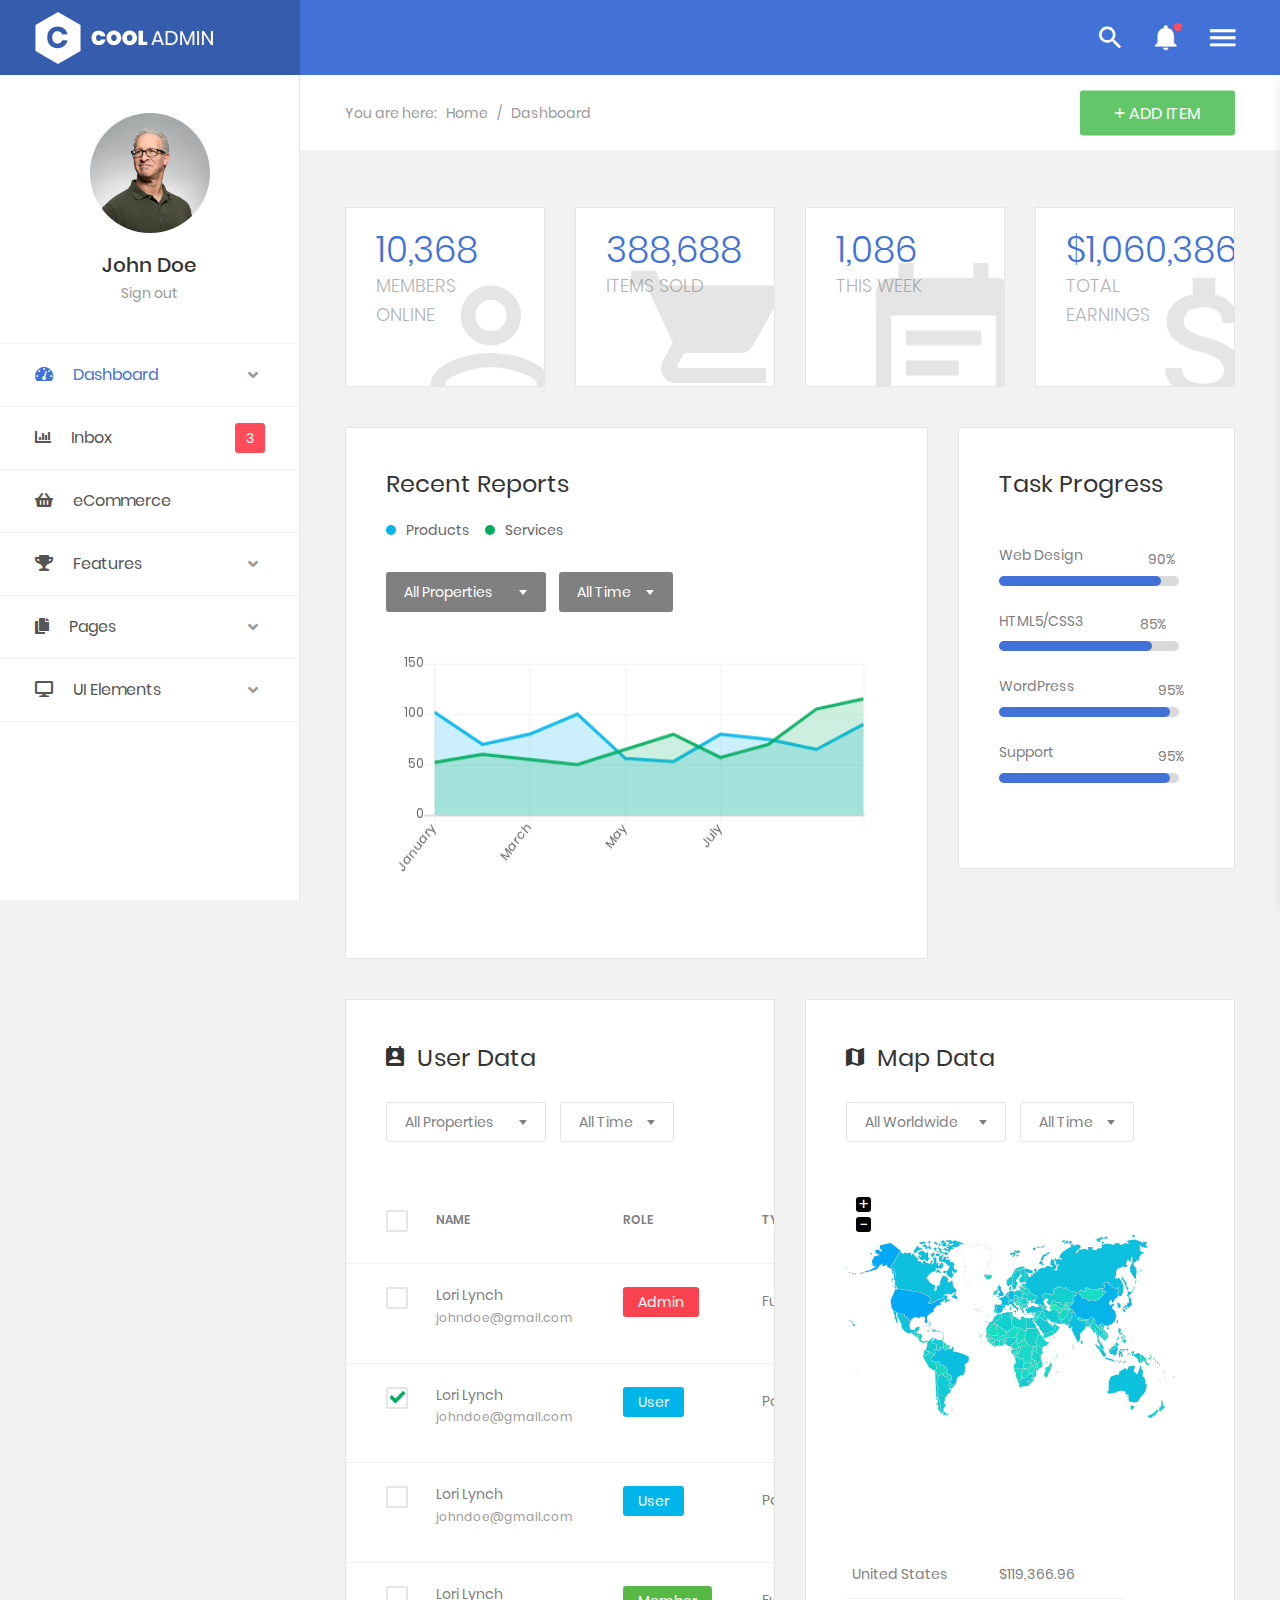
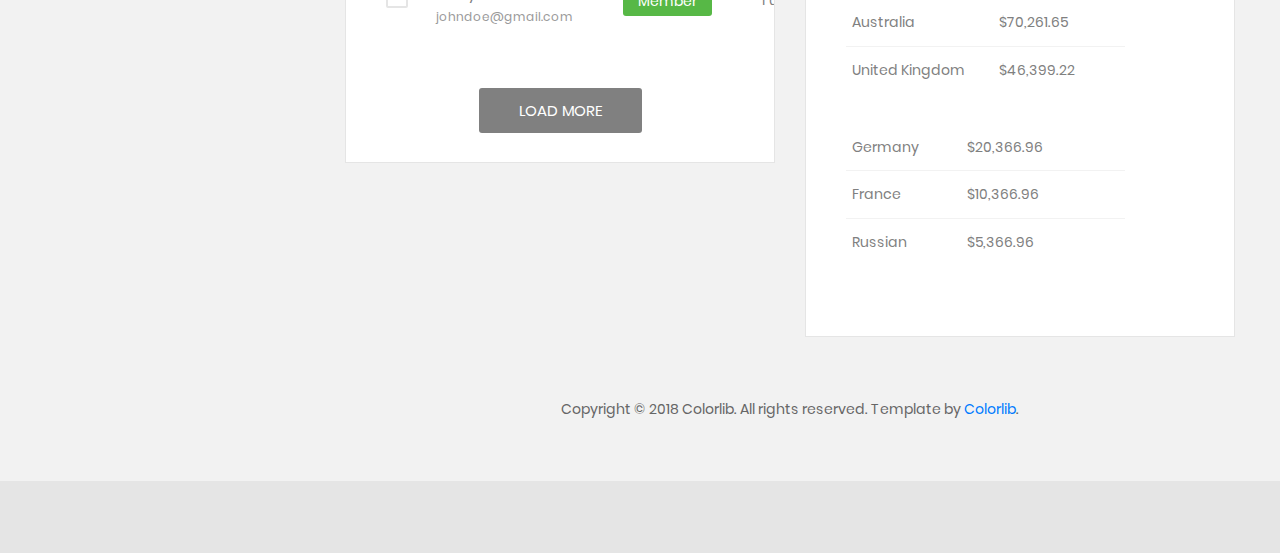
<file: index2.html>
<!DOCTYPE html>
<html lang="en">

<head>
    <!-- Required meta tags-->
    <meta charset="UTF-8">
    <meta name="viewport" content="width=device-width, initial-scale=1, shrink-to-fit=no">
    <meta name="description" content="au theme template">
    <meta name="author" content="Hau Nguyen">
    <meta name="keywords" content="au theme template">

    <!-- Title Page-->
    <title>Dashboard 2</title>

    <!-- Fontfaces CSS-->
    <link href="css/font-face.css" rel="stylesheet" media="all">
    <link href="vendor/font-awesome-4.7/css/font-awesome.min.css" rel="stylesheet" media="all">
    <link href="vendor/font-awesome-5/css/fontawesome-all.min.css" rel="stylesheet" media="all">
    <link href="vendor/mdi-font/css/material-design-iconic-font.min.css" rel="stylesheet" media="all">

    <!-- Bootstrap CSS-->
    <link href="vendor/bootstrap-4.1/bootstrap.min.css" rel="stylesheet" media="all">

    <!-- Vendor CSS-->
    <link href="vendor/animsition/animsition.min.css" rel="stylesheet" media="all">
    <link href="vendor/bootstrap-progressbar/bootstrap-progressbar-3.3.4.min.css" rel="stylesheet" media="all">
    <link href="vendor/wow/animate.css" rel="stylesheet" media="all">
    <link href="vendor/css-hamburgers/hamburgers.min.css" rel="stylesheet" media="all">
    <link href="vendor/slick/slick.css" rel="stylesheet" media="all">
    <link href="vendor/select2/select2.min.css" rel="stylesheet" media="all">
    <link href="vendor/perfect-scrollbar/perfect-scrollbar.css" rel="stylesheet" media="all">
    <link href="vendor/vector-map/jqvmap.min.css" rel="stylesheet" media="all">

    <!-- Main CSS-->
    <link href="css/theme.css" rel="stylesheet" media="all">

</head>

<body class="animsition">
    <div class="page-wrapper">
        <!-- MENU SIDEBAR-->
        <aside class="menu-sidebar2">
            <div class="logo">
                <a href="#">
                    <img src="images/icon/logo-white.png" alt="Cool Admin" />
                </a>
            </div>
            <div class="menu-sidebar2__content js-scrollbar1">
                <div class="account2">
                    <div class="image img-cir img-120">
                        <img src="images/icon/avatar-big-01.jpg" alt="John Doe" />
                    </div>
                    <h4 class="name">john doe</h4>
                    <a href="#">Sign out</a>
                </div>
                <nav class="navbar-sidebar2">
                    <ul class="list-unstyled navbar__list">
                        <li class="active has-sub">
                            <a class="js-arrow" href="#">
                                <i class="fas fa-tachometer-alt"></i>Dashboard
                                <span class="arrow">
                                    <i class="fas fa-angle-down"></i>
                                </span>
                            </a>
                            <ul class="list-unstyled navbar__sub-list js-sub-list">
                                <li>
                                    <a href="index.html">
                                        <i class="fas fa-tachometer-alt"></i>Dashboard 1</a>
                                </li>
                                <li>
                                    <a href="index2.html">
                                        <i class="fas fa-tachometer-alt"></i>Dashboard 2</a>
                                </li>
                                <li>
                                    <a href="index3.html">
                                        <i class="fas fa-tachometer-alt"></i>Dashboard 3</a>
                                </li>
                                <li>
                                    <a href="index4.html">
                                        <i class="fas fa-tachometer-alt"></i>Dashboard 4</a>
                                </li>
                            </ul>
                        </li>
                        <li>
                            <a href="inbox.html">
                                <i class="fas fa-chart-bar"></i>Inbox</a>
                            <span class="inbox-num">3</span>
                        </li>
                        <li>
                            <a href="#">
                                <i class="fas fa-shopping-basket"></i>eCommerce</a>
                        </li>
                        <li class="has-sub">
                            <a class="js-arrow" href="#">
                                <i class="fas fa-trophy"></i>Features
                                <span class="arrow">
                                    <i class="fas fa-angle-down"></i>
                                </span>
                            </a>
                            <ul class="list-unstyled navbar__sub-list js-sub-list">
                                <li>
                                    <a href="table.html">
                                        <i class="fas fa-table"></i>Tables</a>
                                </li>
                                <li>
                                    <a href="form.html">
                                        <i class="far fa-check-square"></i>Forms</a>
                                </li>
                                <li>
                                    <a href="calendar.html">
                                        <i class="fas fa-calendar-alt"></i>Calendar</a>
                                </li>
                                <li>
                                    <a href="map.html">
                                        <i class="fas fa-map-marker-alt"></i>Maps</a>
                                </li>
                            </ul>
                        </li>
                        <li class="has-sub">
                            <a class="js-arrow" href="#">
                                <i class="fas fa-copy"></i>Pages
                                <span class="arrow">
                                    <i class="fas fa-angle-down"></i>
                                </span>
                            </a>
                            <ul class="list-unstyled navbar__sub-list js-sub-list">
                                <li>
                                    <a href="login.html">
                                        <i class="fas fa-sign-in-alt"></i>Login</a>
                                </li>
                                <li>
                                    <a href="register.html">
                                        <i class="fas fa-user"></i>Register</a>
                                </li>
                                <li>
                                    <a href="forget-pass.html">
                                        <i class="fas fa-unlock-alt"></i>Forget Password</a>
                                </li>
                            </ul>
                        </li>
                        <li class="has-sub">
                            <a class="js-arrow" href="#">
                                <i class="fas fa-desktop"></i>UI Elements
                                <span class="arrow">
                                    <i class="fas fa-angle-down"></i>
                                </span>
                            </a>
                            <ul class="list-unstyled navbar__sub-list js-sub-list">
                                <li>
                                    <a href="button.html">
                                        <i class="fab fa-flickr"></i>Button</a>
                                </li>
                                <li>
                                    <a href="badge.html">
                                        <i class="fas fa-comment-alt"></i>Badges</a>
                                </li>
                                <li>
                                    <a href="tab.html">
                                        <i class="far fa-window-maximize"></i>Tabs</a>
                                </li>
                                <li>
                                    <a href="card.html">
                                        <i class="far fa-id-card"></i>Cards</a>
                                </li>
                                <li>
                                    <a href="alert.html">
                                        <i class="far fa-bell"></i>Alerts</a>
                                </li>
                                <li>
                                    <a href="progress-bar.html">
                                        <i class="fas fa-tasks"></i>Progress Bars</a>
                                </li>
                                <li>
                                    <a href="modal.html">
                                        <i class="far fa-window-restore"></i>Modals</a>
                                </li>
                                <li>
                                    <a href="switch.html">
                                        <i class="fas fa-toggle-on"></i>Switchs</a>
                                </li>
                                <li>
                                    <a href="grid.html">
                                        <i class="fas fa-th-large"></i>Grids</a>
                                </li>
                                <li>
                                    <a href="fontawesome.html">
                                        <i class="fab fa-font-awesome"></i>FontAwesome</a>
                                </li>
                                <li>
                                    <a href="typo.html">
                                        <i class="fas fa-font"></i>Typography</a>
                                </li>
                            </ul>
                        </li>
                    </ul>
                </nav>
            </div>
        </aside>
        <!-- END MENU SIDEBAR-->

        <!-- PAGE CONTAINER-->
        <div class="page-container2">
            <!-- HEADER DESKTOP-->
            <header class="header-desktop2">
                <div class="section__content section__content--p30">
                    <div class="container-fluid">
                        <div class="header-wrap2">
                            <div class="logo d-block d-lg-none">
                                <a href="#">
                                    <img src="images/icon/logo-white.png" alt="CoolAdmin" />
                                </a>
                            </div>
                            <div class="header-button2">
                                <div class="header-button-item js-item-menu">
                                    <i class="zmdi zmdi-search"></i>
                                    <div class="search-dropdown js-dropdown">
                                        <form action="">
                                            <input class="au-input au-input--full au-input--h65" type="text" placeholder="Search for datas &amp; reports..." />
                                            <span class="search-dropdown__icon">
                                                <i class="zmdi zmdi-search"></i>
                                            </span>
                                        </form>
                                    </div>
                                </div>
                                <div class="header-button-item has-noti js-item-menu">
                                    <i class="zmdi zmdi-notifications"></i>
                                    <div class="notifi-dropdown js-dropdown">
                                        <div class="notifi__title">
                                            <p>You have 3 Notifications</p>
                                        </div>
                                        <div class="notifi__item">
                                            <div class="bg-c1 img-cir img-40">
                                                <i class="zmdi zmdi-email-open"></i>
                                            </div>
                                            <div class="content">
                                                <p>You got a email notification</p>
                                                <span class="date">April 12, 2018 06:50</span>
                                            </div>
                                        </div>
                                        <div class="notifi__item">
                                            <div class="bg-c2 img-cir img-40">
                                                <i class="zmdi zmdi-account-box"></i>
                                            </div>
                                            <div class="content">
                                                <p>Your account has been blocked</p>
                                                <span class="date">April 12, 2018 06:50</span>
                                            </div>
                                        </div>
                                        <div class="notifi__item">
                                            <div class="bg-c3 img-cir img-40">
                                                <i class="zmdi zmdi-file-text"></i>
                                            </div>
                                            <div class="content">
                                                <p>You got a new file</p>
                                                <span class="date">April 12, 2018 06:50</span>
                                            </div>
                                        </div>
                                        <div class="notifi__footer">
                                            <a href="#">All notifications</a>
                                        </div>
                                    </div>
                                </div>
                                <div class="header-button-item mr-0 js-sidebar-btn">
                                    <i class="zmdi zmdi-menu"></i>
                                </div>
                                <div class="setting-menu js-right-sidebar d-none d-lg-block">
                                    <div class="account-dropdown__body">
                                        <div class="account-dropdown__item">
                                            <a href="#">
                                                <i class="zmdi zmdi-account"></i>Account</a>
                                        </div>
                                        <div class="account-dropdown__item">
                                            <a href="#">
                                                <i class="zmdi zmdi-settings"></i>Setting</a>
                                        </div>
                                        <div class="account-dropdown__item">
                                            <a href="#">
                                                <i class="zmdi zmdi-money-box"></i>Billing</a>
                                        </div>
                                    </div>
                                    <div class="account-dropdown__body">
                                        <div class="account-dropdown__item">
                                            <a href="#">
                                                <i class="zmdi zmdi-globe"></i>Language</a>
                                        </div>
                                        <div class="account-dropdown__item">
                                            <a href="#">
                                                <i class="zmdi zmdi-pin"></i>Location</a>
                                        </div>
                                        <div class="account-dropdown__item">
                                            <a href="#">
                                                <i class="zmdi zmdi-email"></i>Email</a>
                                        </div>
                                        <div class="account-dropdown__item">
                                            <a href="#">
                                                <i class="zmdi zmdi-notifications"></i>Notifications</a>
                                        </div>
                                    </div>
                                </div>
                            </div>
                        </div>
                    </div>
                </div>
            </header>
            <aside class="menu-sidebar2 js-right-sidebar d-block d-lg-none">
                <div class="logo">
                    <a href="#">
                        <img src="images/icon/logo-white.png" alt="Cool Admin" />
                    </a>
                </div>
                <div class="menu-sidebar2__content js-scrollbar2">
                    <div class="account2">
                        <div class="image img-cir img-120">
                            <img src="images/icon/avatar-big-01.jpg" alt="John Doe" />
                        </div>
                        <h4 class="name">john doe</h4>
                        <a href="#">Sign out</a>
                    </div>
                    <nav class="navbar-sidebar2">
                        <ul class="list-unstyled navbar__list">
                            <li class="active has-sub">
                                <a class="js-arrow" href="#">
                                    <i class="fas fa-tachometer-alt"></i>Dashboard
                                    <span class="arrow">
                                        <i class="fas fa-angle-down"></i>
                                    </span>
                                </a>
                                <ul class="list-unstyled navbar__sub-list js-sub-list">
                                    <li>
                                        <a href="index.html">
                                            <i class="fas fa-tachometer-alt"></i>Dashboard 1</a>
                                    </li>
                                    <li>
                                        <a href="index2.html">
                                            <i class="fas fa-tachometer-alt"></i>Dashboard 2</a>
                                    </li>
                                    <li>
                                        <a href="index3.html">
                                            <i class="fas fa-tachometer-alt"></i>Dashboard 3</a>
                                    </li>
                                    <li>
                                        <a href="index4.html">
                                            <i class="fas fa-tachometer-alt"></i>Dashboard 4</a>
                                    </li>
                                </ul>
                            </li>
                            <li>
                                <a href="inbox.html">
                                    <i class="fas fa-chart-bar"></i>Inbox</a>
                                <span class="inbox-num">3</span>
                            </li>
                            <li>
                                <a href="#">
                                    <i class="fas fa-shopping-basket"></i>eCommerce</a>
                            </li>
                            <li class="has-sub">
                                <a class="js-arrow" href="#">
                                    <i class="fas fa-trophy"></i>Features
                                    <span class="arrow">
                                        <i class="fas fa-angle-down"></i>
                                    </span>
                                </a>
                                <ul class="list-unstyled navbar__sub-list js-sub-list">
                                    <li>
                                        <a href="table.html">
                                            <i class="fas fa-table"></i>Tables</a>
                                    </li>
                                    <li>
                                        <a href="form.html">
                                            <i class="far fa-check-square"></i>Forms</a>
                                    </li>
                                    <li>
                                        <a href="calendar.html">
                                            <i class="fas fa-calendar-alt"></i>Calendar</a>
                                    </li>
                                    <li>
                                        <a href="map.html">
                                            <i class="fas fa-map-marker-alt"></i>Maps</a>
                                    </li>
                                </ul>
                            </li>
                            <li class="has-sub">
                                <a class="js-arrow" href="#">
                                    <i class="fas fa-copy"></i>Pages
                                    <span class="arrow">
                                        <i class="fas fa-angle-down"></i>
                                    </span>
                                </a>
                                <ul class="list-unstyled navbar__sub-list js-sub-list">
                                    <li>
                                        <a href="login.html">
                                            <i class="fas fa-sign-in-alt"></i>Login</a>
                                    </li>
                                    <li>
                                        <a href="register.html">
                                            <i class="fas fa-user"></i>Register</a>
                                    </li>
                                    <li>
                                        <a href="forget-pass.html">
                                            <i class="fas fa-unlock-alt"></i>Forget Password</a>
                                    </li>
                                </ul>
                            </li>
                            <li class="has-sub">
                                <a class="js-arrow" href="#">
                                    <i class="fas fa-desktop"></i>UI Elements
                                    <span class="arrow">
                                        <i class="fas fa-angle-down"></i>
                                    </span>
                                </a>
                                <ul class="list-unstyled navbar__sub-list js-sub-list">
                                    <li>
                                        <a href="button.html">
                                            <i class="fab fa-flickr"></i>Button</a>
                                    </li>
                                    <li>
                                        <a href="badge.html">
                                            <i class="fas fa-comment-alt"></i>Badges</a>
                                    </li>
                                    <li>
                                        <a href="tab.html">
                                            <i class="far fa-window-maximize"></i>Tabs</a>
                                    </li>
                                    <li>
                                        <a href="card.html">
                                            <i class="far fa-id-card"></i>Cards</a>
                                    </li>
                                    <li>
                                        <a href="alert.html">
                                            <i class="far fa-bell"></i>Alerts</a>
                                    </li>
                                    <li>
                                        <a href="progress-bar.html">
                                            <i class="fas fa-tasks"></i>Progress Bars</a>
                                    </li>
                                    <li>
                                        <a href="modal.html">
                                            <i class="far fa-window-restore"></i>Modals</a>
                                    </li>
                                    <li>
                                        <a href="switch.html">
                                            <i class="fas fa-toggle-on"></i>Switchs</a>
                                    </li>
                                    <li>
                                        <a href="grid.html">
                                            <i class="fas fa-th-large"></i>Grids</a>
                                    </li>
                                    <li>
                                        <a href="fontawesome.html">
                                            <i class="fab fa-font-awesome"></i>FontAwesome</a>
                                    </li>
                                    <li>
                                        <a href="typo.html">
                                            <i class="fas fa-font"></i>Typography</a>
                                    </li>
                                </ul>
                            </li>
                        </ul>
                    </nav>
                </div>
            </aside>
            <!-- END HEADER DESKTOP-->

            <!-- BREADCRUMB-->
            <section class="au-breadcrumb m-t-75">
                <div class="section__content section__content--p30">
                    <div class="container-fluid">
                        <div class="row">
                            <div class="col-md-12">
                                <div class="au-breadcrumb-content">
                                    <div class="au-breadcrumb-left">
                                        <span class="au-breadcrumb-span">You are here:</span>
                                        <ul class="list-unstyled list-inline au-breadcrumb__list">
                                            <li class="list-inline-item active">
                                                <a href="#">Home</a>
                                            </li>
                                            <li class="list-inline-item seprate">
                                                <span>/</span>
                                            </li>
                                            <li class="list-inline-item">Dashboard</li>
                                        </ul>
                                    </div>
                                    <button class="au-btn au-btn-icon au-btn--green">
                                        <i class="zmdi zmdi-plus"></i>add item</button>
                                </div>
                            </div>
                        </div>
                    </div>
                </div>
            </section>
            <!-- END BREADCRUMB-->

            <!-- STATISTIC-->
            <section class="statistic">
                <div class="section__content section__content--p30">
                    <div class="container-fluid">
                        <div class="row">
                            <div class="col-md-6 col-lg-3">
                                <div class="statistic__item">
                                    <h2 class="number">10,368</h2>
                                    <span class="desc">members online</span>
                                    <div class="icon">
                                        <i class="zmdi zmdi-account-o"></i>
                                    </div>
                                </div>
                            </div>
                            <div class="col-md-6 col-lg-3">
                                <div class="statistic__item">
                                    <h2 class="number">388,688</h2>
                                    <span class="desc">items sold</span>
                                    <div class="icon">
                                        <i class="zmdi zmdi-shopping-cart"></i>
                                    </div>
                                </div>
                            </div>
                            <div class="col-md-6 col-lg-3">
                                <div class="statistic__item">
                                    <h2 class="number">1,086</h2>
                                    <span class="desc">this week</span>
                                    <div class="icon">
                                        <i class="zmdi zmdi-calendar-note"></i>
                                    </div>
                                </div>
                            </div>
                            <div class="col-md-6 col-lg-3">
                                <div class="statistic__item">
                                    <h2 class="number">$1,060,386</h2>
                                    <span class="desc">total earnings</span>
                                    <div class="icon">
                                        <i class="zmdi zmdi-money"></i>
                                    </div>
                                </div>
                            </div>
                        </div>
                    </div>
                </div>
            </section>
            <!-- END STATISTIC-->

            <section>
                <div class="section__content section__content--p30">
                    <div class="container-fluid">
                        <div class="row">
                            <div class="col-xl-8">
                                <!-- RECENT REPORT 2-->
                                <div class="recent-report2">
                                    <h3 class="title-3">recent reports</h3>
                                    <div class="chart-info">
                                        <div class="chart-info__left">
                                            <div class="chart-note">
                                                <span class="dot dot--blue"></span>
                                                <span>products</span>
                                            </div>
                                            <div class="chart-note">
                                                <span class="dot dot--green"></span>
                                                <span>Services</span>
                                            </div>
                                        </div>
                                        <div class="chart-info-right">
                                            <div class="rs-select2--dark rs-select2--md m-r-10">
                                                <select class="js-select2" name="property">
                                                    <option selected="selected">All Properties</option>
                                                    <option value="">Products</option>
                                                    <option value="">Services</option>
                                                </select>
                                                <div class="dropDownSelect2"></div>
                                            </div>
                                            <div class="rs-select2--dark rs-select2--sm">
                                                <select class="js-select2 au-select-dark" name="time">
                                                    <option selected="selected">All Time</option>
                                                    <option value="">By Month</option>
                                                    <option value="">By Day</option>
                                                </select>
                                                <div class="dropDownSelect2"></div>
                                            </div>
                                        </div>
                                    </div>
                                    <div class="recent-report__chart">
                                        <canvas id="recent-rep2-chart"></canvas>
                                    </div>
                                </div>
                                <!-- END RECENT REPORT 2             -->
                            </div>
                            <div class="col-xl-4">
                                <!-- TASK PROGRESS-->
                                <div class="task-progress">
                                    <h3 class="title-3">task progress</h3>
                                    <div class="au-skill-container">
                                        <div class="au-progress">
                                            <span class="au-progress__title">Web Design</span>
                                            <div class="au-progress__bar">
                                                <div class="au-progress__inner js-progressbar-simple" role="progressbar" data-transitiongoal="90">
                                                    <span class="au-progress__value js-value"></span>
                                                </div>
                                            </div>
                                        </div>
                                        <div class="au-progress">
                                            <span class="au-progress__title">HTML5/CSS3</span>
                                            <div class="au-progress__bar">
                                                <div class="au-progress__inner js-progressbar-simple" role="progressbar" data-transitiongoal="85">
                                                    <span class="au-progress__value js-value"></span>
                                                </div>
                                            </div>
                                        </div>
                                        <div class="au-progress">
                                            <span class="au-progress__title">WordPress</span>
                                            <div class="au-progress__bar">
                                                <div class="au-progress__inner js-progressbar-simple" role="progressbar" data-transitiongoal="95">
                                                    <span class="au-progress__value js-value"></span>
                                                </div>
                                            </div>
                                        </div>
                                        <div class="au-progress">
                                            <span class="au-progress__title">Support</span>
                                            <div class="au-progress__bar">
                                                <div class="au-progress__inner js-progressbar-simple" role="progressbar" data-transitiongoal="95">
                                                    <span class="au-progress__value js-value"></span>
                                                </div>
                                            </div>
                                        </div>
                                    </div>
                                </div>
                                <!-- END TASK PROGRESS-->
                            </div>
                        </div>
                    </div>
                </div>
            </section>

            <section>
                <div class="section__content section__content--p30">
                    <div class="container-fluid">
                        <div class="row">
                            <div class="col-xl-6">
                                <!-- USER DATA-->
                                <div class="user-data m-b-40">
                                    <h3 class="title-3 m-b-30">
                                        <i class="zmdi zmdi-account-calendar"></i>user data</h3>
                                    <div class="filters m-b-45">
                                        <div class="rs-select2--dark rs-select2--md m-r-10 rs-select2--border">
                                            <select class="js-select2" name="property">
                                                <option selected="selected">All Properties</option>
                                                <option value="">Products</option>
                                                <option value="">Services</option>
                                            </select>
                                            <div class="dropDownSelect2"></div>
                                        </div>
                                        <div class="rs-select2--dark rs-select2--sm rs-select2--border">
                                            <select class="js-select2 au-select-dark" name="time">
                                                <option selected="selected">All Time</option>
                                                <option value="">By Month</option>
                                                <option value="">By Day</option>
                                            </select>
                                            <div class="dropDownSelect2"></div>
                                        </div>
                                    </div>
                                    <div class="table-responsive table-data">
                                        <table class="table">
                                            <thead>
                                                <tr>
                                                    <td>
                                                        <label class="au-checkbox">
                                                            <input type="checkbox">
                                                            <span class="au-checkmark"></span>
                                                        </label>
                                                    </td>
                                                    <td>name</td>
                                                    <td>role</td>
                                                    <td>type</td>
                                                    <td></td>
                                                </tr>
                                            </thead>
                                            <tbody>
                                                <tr>
                                                    <td>
                                                        <label class="au-checkbox">
                                                            <input type="checkbox">
                                                            <span class="au-checkmark"></span>
                                                        </label>
                                                    </td>
                                                    <td>
                                                        <div class="table-data__info">
                                                            <h6>lori lynch</h6>
                                                            <span>
                                                                <a href="#">johndoe@gmail.com</a>
                                                            </span>
                                                        </div>
                                                    </td>
                                                    <td>
                                                        <span class="role admin">admin</span>
                                                    </td>
                                                    <td>
                                                        <div class="rs-select2--trans rs-select2--sm">
                                                            <select class="js-select2" name="property">
                                                                <option selected="selected">Full Control</option>
                                                                <option value="">Post</option>
                                                                <option value="">Watch</option>
                                                            </select>
                                                            <div class="dropDownSelect2"></div>
                                                        </div>
                                                    </td>
                                                    <td>
                                                        <span class="more">
                                                            <i class="zmdi zmdi-more"></i>
                                                        </span>
                                                    </td>
                                                </tr>
                                                <tr>
                                                    <td>
                                                        <label class="au-checkbox">
                                                            <input type="checkbox" checked="checked">
                                                            <span class="au-checkmark"></span>
                                                        </label>
                                                    </td>
                                                    <td>
                                                        <div class="table-data__info">
                                                            <h6>lori lynch</h6>
                                                            <span>
                                                                <a href="#">johndoe@gmail.com</a>
                                                            </span>
                                                        </div>
                                                    </td>
                                                    <td>
                                                        <span class="role user">user</span>
                                                    </td>
                                                    <td>
                                                        <div class="rs-select2--trans rs-select2--sm">
                                                            <select class="js-select2" name="property">
                                                                <option value="">Full Control</option>
                                                                <option value="" selected="selected">Post</option>
                                                                <option value="">Watch</option>
                                                            </select>
                                                            <div class="dropDownSelect2"></div>
                                                        </div>
                                                    </td>
                                                    <td>
                                                        <span class="more">
                                                            <i class="zmdi zmdi-more"></i>
                                                        </span>
                                                    </td>
                                                </tr>
                                                <tr>
                                                    <td>
                                                        <label class="au-checkbox">
                                                            <input type="checkbox">
                                                            <span class="au-checkmark"></span>
                                                        </label>
                                                    </td>
                                                    <td>
                                                        <div class="table-data__info">
                                                            <h6>lori lynch</h6>
                                                            <span>
                                                                <a href="#">johndoe@gmail.com</a>
                                                            </span>
                                                        </div>
                                                    </td>
                                                    <td>
                                                        <span class="role user">user</span>
                                                    </td>
                                                    <td>
                                                        <div class="rs-select2--trans rs-select2--sm">
                                                            <select class="js-select2" name="property">
                                                                <option value="">Full Control</option>
                                                                <option value="" selected="selected">Post</option>
                                                                <option value="">Watch</option>
                                                            </select>
                                                            <div class="dropDownSelect2"></div>
                                                        </div>
                                                    </td>
                                                    <td>
                                                        <span class="more">
                                                            <i class="zmdi zmdi-more"></i>
                                                        </span>
                                                    </td>
                                                </tr>
                                                <tr>
                                                    <td>
                                                        <label class="au-checkbox">
                                                            <input type="checkbox">
                                                            <span class="au-checkmark"></span>
                                                        </label>
                                                    </td>
                                                    <td>
                                                        <div class="table-data__info">
                                                            <h6>lori lynch</h6>
                                                            <span>
                                                                <a href="#">johndoe@gmail.com</a>
                                                            </span>
                                                        </div>
                                                    </td>
                                                    <td>
                                                        <span class="role member">member</span>
                                                    </td>
                                                    <td>
                                                        <div class="rs-select2--trans rs-select2--sm">
                                                            <select class="js-select2" name="property">
                                                                <option selected="selected">Full Control</option>
                                                                <option value="">Post</option>
                                                                <option value="">Watch</option>
                                                            </select>
                                                            <div class="dropDownSelect2"></div>
                                                        </div>
                                                    </td>
                                                    <td>
                                                        <span class="more">
                                                            <i class="zmdi zmdi-more"></i>
                                                        </span>
                                                    </td>
                                                </tr>
                                            </tbody>
                                        </table>
                                    </div>
                                    <div class="user-data__footer">
                                        <button class="au-btn au-btn-load">load more</button>
                                    </div>
                                </div>
                                <!-- END USER DATA-->
                            </div>
                            <div class="col-xl-6">
                                <!-- MAP DATA-->
                                <div class="map-data m-b-40">
                                    <h3 class="title-3 m-b-30">
                                        <i class="zmdi zmdi-map"></i>map data</h3>
                                    <div class="filters">
                                        <div class="rs-select2--dark rs-select2--md m-r-10 rs-select2--border">
                                            <select class="js-select2" name="property">
                                                <option selected="selected">All Worldwide</option>
                                                <option value="">Products</option>
                                                <option value="">Services</option>
                                            </select>
                                            <div class="dropDownSelect2"></div>
                                        </div>
                                        <div class="rs-select2--dark rs-select2--sm rs-select2--border">
                                            <select class="js-select2 au-select-dark" name="time">
                                                <option selected="selected">All Time</option>
                                                <option value="">By Month</option>
                                                <option value="">By Day</option>
                                            </select>
                                            <div class="dropDownSelect2"></div>
                                        </div>
                                    </div>
                                    <div class="map-wrap m-t-45 m-b-80">
                                        <div id="vmap" style="height: 284px;"></div>
                                    </div>
                                    <div class="table-wrap">
                                        <div class="table-responsive table-style1">
                                            <table class="table">
                                                <tbody>
                                                    <tr>
                                                        <td>United States</td>
                                                        <td>$119,366.96</td>
                                                    </tr>
                                                    <tr>
                                                        <td>Australia</td>
                                                        <td>$70,261.65</td>
                                                    </tr>
                                                    <tr>
                                                        <td>United Kingdom</td>
                                                        <td>$46,399.22</td>
                                                    </tr>
                                                </tbody>
                                            </table>
                                        </div>
                                        <div class="table-responsive table-style1">
                                            <table class="table">
                                                <tbody>
                                                    <tr>
                                                        <td>Germany</td>
                                                        <td>$20,366.96</td>
                                                    </tr>
                                                    <tr>
                                                        <td>France</td>
                                                        <td>$10,366.96</td>
                                                    </tr>
                                                    <tr>
                                                        <td>Russian</td>
                                                        <td>$5,366.96</td>
                                                    </tr>
                                                </tbody>
                                            </table>
                                        </div>
                                    </div>
                                </div>
                                <!-- END MAP DATA-->
                            </div>
                        </div>
                    </div>
                </div>
            </section>

            <section>
                <div class="container-fluid">
                    <div class="row">
                        <div class="col-md-12">
                            <div class="copyright">
                                <p>Copyright © 2018 Colorlib. All rights reserved. Template by <a href="https://colorlib.com">Colorlib</a>.</p>
                            </div>
                        </div>
                    </div>
                </div>
            </section>
            <!-- END PAGE CONTAINER-->
        </div>

    </div>

    <!-- Jquery JS-->
    <script src="vendor/jquery-3.2.1.min.js"></script>
    <!-- Bootstrap JS-->
    <script src="vendor/bootstrap-4.1/popper.min.js"></script>
    <script src="vendor/bootstrap-4.1/bootstrap.min.js"></script>
    <!-- Vendor JS       -->
    <script src="vendor/slick/slick.min.js">
    </script>
    <script src="vendor/wow/wow.min.js"></script>
    <script src="vendor/animsition/animsition.min.js"></script>
    <script src="vendor/bootstrap-progressbar/bootstrap-progressbar.min.js">
    </script>
    <script src="vendor/counter-up/jquery.waypoints.min.js"></script>
    <script src="vendor/counter-up/jquery.counterup.min.js">
    </script>
    <script src="vendor/circle-progress/circle-progress.min.js"></script>
    <script src="vendor/perfect-scrollbar/perfect-scrollbar.js"></script>
    <script src="vendor/chartjs/Chart.bundle.min.js"></script>
    <script src="vendor/select2/select2.min.js">
    </script>
    <script src="vendor/vector-map/jquery.vmap.js"></script>
    <script src="vendor/vector-map/jquery.vmap.min.js"></script>
    <script src="vendor/vector-map/jquery.vmap.sampledata.js"></script>
    <script src="vendor/vector-map/jquery.vmap.world.js"></script>

    <!-- Main JS-->
    <script src="js/main.js"></script>

</body>

</html>
<!-- end document-->
</file>
<file: css/font-face.css>
/* poppins-100 - latin */
@font-face {
  font-family: 'Poppins';
  font-style: normal;
  font-weight: 100;
  src: url('../fonts/poppins/poppins-v5-latin-100.eot'); /* IE9 Compat Modes */
  src: local('Poppins Thin'), local('Poppins-Thin'),
       url('../fonts/poppins/poppins-v5-latin-100.eot?#iefix') format('embedded-opentype'), /* IE6-IE8 */
       url('../fonts/poppins/poppins-v5-latin-100.woff2') format('woff2'), /* Super Modern Browsers */
       url('../fonts/poppins/poppins-v5-latin-100.woff') format('woff'), /* Modern Browsers */
       url('../fonts/poppins/poppins-v5-latin-100.ttf') format('truetype'), /* Safari, Android, iOS */
       url('../fonts/poppins/poppins-v5-latin-100.svg#Poppins') format('svg'); /* Legacy iOS */
}
/* poppins-200 - latin */
@font-face {
  font-family: 'Poppins';
  font-style: normal;
  font-weight: 200;
  src: url('../fonts/poppins/poppins-v5-latin-200.eot'); /* IE9 Compat Modes */
  src: local('Poppins ExtraLight'), local('Poppins-ExtraLight'),
       url('../fonts/poppins/poppins-v5-latin-200.eot?#iefix') format('embedded-opentype'), /* IE6-IE8 */
       url('../fonts/poppins/poppins-v5-latin-200.woff2') format('woff2'), /* Super Modern Browsers */
       url('../fonts/poppins/poppins-v5-latin-200.woff') format('woff'), /* Modern Browsers */
       url('../fonts/poppins/poppins-v5-latin-200.ttf') format('truetype'), /* Safari, Android, iOS */
       url('../fonts/poppins/poppins-v5-latin-200.svg#Poppins') format('svg'); /* Legacy iOS */
}
/* poppins-200italic - latin */
@font-face {
  font-family: 'Poppins';
  font-style: italic;
  font-weight: 200;
  src: url('../fonts/poppins/poppins-v5-latin-200italic.eot'); /* IE9 Compat Modes */
  src: local('Poppins ExtraLight Italic'), local('Poppins-ExtraLightItalic'),
       url('../fonts/poppins/poppins-v5-latin-200italic.eot?#iefix') format('embedded-opentype'), /* IE6-IE8 */
       url('../fonts/poppins/poppins-v5-latin-200italic.woff2') format('woff2'), /* Super Modern Browsers */
       url('../fonts/poppins/poppins-v5-latin-200italic.woff') format('woff'), /* Modern Browsers */
       url('../fonts/poppins/poppins-v5-latin-200italic.ttf') format('truetype'), /* Safari, Android, iOS */
       url('../fonts/poppins/poppins-v5-latin-200italic.svg#Poppins') format('svg'); /* Legacy iOS */
}
/* poppins-100italic - latin */
@font-face {
  font-family: 'Poppins';
  font-style: italic;
  font-weight: 100;
  src: url('../fonts/poppins/poppins-v5-latin-100italic.eot'); /* IE9 Compat Modes */
  src: local('Poppins Thin Italic'), local('Poppins-ThinItalic'),
       url('../fonts/poppins/poppins-v5-latin-100italic.eot?#iefix') format('embedded-opentype'), /* IE6-IE8 */
       url('../fonts/poppins/poppins-v5-latin-100italic.woff2') format('woff2'), /* Super Modern Browsers */
       url('../fonts/poppins/poppins-v5-latin-100italic.woff') format('woff'), /* Modern Browsers */
       url('../fonts/poppins/poppins-v5-latin-100italic.ttf') format('truetype'), /* Safari, Android, iOS */
       url('../fonts/poppins/poppins-v5-latin-100italic.svg#Poppins') format('svg'); /* Legacy iOS */
}
/* poppins-300 - latin */
@font-face {
  font-family: 'Poppins';
  font-style: normal;
  font-weight: 300;
  src: url('../fonts/poppins/poppins-v5-latin-300.eot'); /* IE9 Compat Modes */
  src: local('Poppins Light'), local('Poppins-Light'),
       url('../fonts/poppins/poppins-v5-latin-300.eot?#iefix') format('embedded-opentype'), /* IE6-IE8 */
       url('../fonts/poppins/poppins-v5-latin-300.woff2') format('woff2'), /* Super Modern Browsers */
       url('../fonts/poppins/poppins-v5-latin-300.woff') format('woff'), /* Modern Browsers */
       url('../fonts/poppins/poppins-v5-latin-300.ttf') format('truetype'), /* Safari, Android, iOS */
       url('../fonts/poppins/poppins-v5-latin-300.svg#Poppins') format('svg'); /* Legacy iOS */
}
/* poppins-300italic - latin */
@font-face {
  font-family: 'Poppins';
  font-style: italic;
  font-weight: 300;
  src: url('../fonts/poppins/poppins-v5-latin-300italic.eot'); /* IE9 Compat Modes */
  src: local('Poppins Light Italic'), local('Poppins-LightItalic'),
       url('../fonts/poppins/poppins-v5-latin-300italic.eot?#iefix') format('embedded-opentype'), /* IE6-IE8 */
       url('../fonts/poppins/poppins-v5-latin-300italic.woff2') format('woff2'), /* Super Modern Browsers */
       url('../fonts/poppins/poppins-v5-latin-300italic.woff') format('woff'), /* Modern Browsers */
       url('../fonts/poppins/poppins-v5-latin-300italic.ttf') format('truetype'), /* Safari, Android, iOS */
       url('../fonts/poppins/poppins-v5-latin-300italic.svg#Poppins') format('svg'); /* Legacy iOS */
}
/* poppins-regular - latin */
@font-face {
  font-family: 'Poppins';
  font-style: normal;
  font-weight: 400;
  src: url('../fonts/poppins/poppins-v5-latin-regular.eot'); /* IE9 Compat Modes */
  src: local('Poppins Regular'), local('Poppins-Regular'),
       url('../fonts/poppins/poppins-v5-latin-regular.eot?#iefix') format('embedded-opentype'), /* IE6-IE8 */
       url('../fonts/poppins/poppins-v5-latin-regular.woff2') format('woff2'), /* Super Modern Browsers */
       url('../fonts/poppins/poppins-v5-latin-regular.woff') format('woff'), /* Modern Browsers */
       url('../fonts/poppins/poppins-v5-latin-regular.ttf') format('truetype'), /* Safari, Android, iOS */
       url('../fonts/poppins/poppins-v5-latin-regular.svg#Poppins') format('svg'); /* Legacy iOS */
}
/* poppins-italic - latin */
@font-face {
  font-family: 'Poppins';
  font-style: italic;
  font-weight: 400;
  src: url('../fonts/poppins/poppins-v5-latin-italic.eot'); /* IE9 Compat Modes */
  src: local('Poppins Italic'), local('Poppins-Italic'),
       url('../fonts/poppins/poppins-v5-latin-italic.eot?#iefix') format('embedded-opentype'), /* IE6-IE8 */
       url('../fonts/poppins/poppins-v5-latin-italic.woff2') format('woff2'), /* Super Modern Browsers */
       url('../fonts/poppins/poppins-v5-latin-italic.woff') format('woff'), /* Modern Browsers */
       url('../fonts/poppins/poppins-v5-latin-italic.ttf') format('truetype'), /* Safari, Android, iOS */
       url('../fonts/poppins/poppins-v5-latin-italic.svg#Poppins') format('svg'); /* Legacy iOS */
}
/* poppins-500 - latin */
@font-face {
  font-family: 'Poppins';
  font-style: normal;
  font-weight: 500;
  src: url('../fonts/poppins/poppins-v5-latin-500.eot'); /* IE9 Compat Modes */
  src: local('Poppins Medium'), local('Poppins-Medium'),
       url('../fonts/poppins/poppins-v5-latin-500.eot?#iefix') format('embedded-opentype'), /* IE6-IE8 */
       url('../fonts/poppins/poppins-v5-latin-500.woff2') format('woff2'), /* Super Modern Browsers */
       url('../fonts/poppins/poppins-v5-latin-500.woff') format('woff'), /* Modern Browsers */
       url('../fonts/poppins/poppins-v5-latin-500.ttf') format('truetype'), /* Safari, Android, iOS */
       url('../fonts/poppins/poppins-v5-latin-500.svg#Poppins') format('svg'); /* Legacy iOS */
}
/* poppins-500italic - latin */
@font-face {
  font-family: 'Poppins';
  font-style: italic;
  font-weight: 500;
  src: url('../fonts/poppins/poppins-v5-latin-500italic.eot'); /* IE9 Compat Modes */
  src: local('Poppins Medium Italic'), local('Poppins-MediumItalic'),
       url('../fonts/poppins/poppins-v5-latin-500italic.eot?#iefix') format('embedded-opentype'), /* IE6-IE8 */
       url('../fonts/poppins/poppins-v5-latin-500italic.woff2') format('woff2'), /* Super Modern Browsers */
       url('../fonts/poppins/poppins-v5-latin-500italic.woff') format('woff'), /* Modern Browsers */
       url('../fonts/poppins/poppins-v5-latin-500italic.ttf') format('truetype'), /* Safari, Android, iOS */
       url('../fonts/poppins/poppins-v5-latin-500italic.svg#Poppins') format('svg'); /* Legacy iOS */
}
/* poppins-600 - latin */
@font-face {
  font-family: 'Poppins';
  font-style: normal;
  font-weight: 600;
  src: url('../fonts/poppins/poppins-v5-latin-600.eot'); /* IE9 Compat Modes */
  src: local('Poppins SemiBold'), local('Poppins-SemiBold'),
       url('../fonts/poppins/poppins-v5-latin-600.eot?#iefix') format('embedded-opentype'), /* IE6-IE8 */
       url('../fonts/poppins/poppins-v5-latin-600.woff2') format('woff2'), /* Super Modern Browsers */
       url('../fonts/poppins/poppins-v5-latin-600.woff') format('woff'), /* Modern Browsers */
       url('../fonts/poppins/poppins-v5-latin-600.ttf') format('truetype'), /* Safari, Android, iOS */
       url('../fonts/poppins/poppins-v5-latin-600.svg#Poppins') format('svg'); /* Legacy iOS */
}
/* poppins-600italic - latin */
@font-face {
  font-family: 'Poppins';
  font-style: italic;
  font-weight: 600;
  src: url('../fonts/poppins/poppins-v5-latin-600italic.eot'); /* IE9 Compat Modes */
  src: local('Poppins SemiBold Italic'), local('Poppins-SemiBoldItalic'),
       url('../fonts/poppins/poppins-v5-latin-600italic.eot?#iefix') format('embedded-opentype'), /* IE6-IE8 */
       url('../fonts/poppins/poppins-v5-latin-600italic.woff2') format('woff2'), /* Super Modern Browsers */
       url('../fonts/poppins/poppins-v5-latin-600italic.woff') format('woff'), /* Modern Browsers */
       url('../fonts/poppins/poppins-v5-latin-600italic.ttf') format('truetype'), /* Safari, Android, iOS */
       url('../fonts/poppins/poppins-v5-latin-600italic.svg#Poppins') format('svg'); /* Legacy iOS */
}
/* poppins-700 - latin */
@font-face {
  font-family: 'Poppins';
  font-style: normal;
  font-weight: 700;
  src: url('../fonts/poppins/poppins-v5-latin-700.eot'); /* IE9 Compat Modes */
  src: local('Poppins Bold'), local('Poppins-Bold'),
       url('../fonts/poppins/poppins-v5-latin-700.eot?#iefix') format('embedded-opentype'), /* IE6-IE8 */
       url('../fonts/poppins/poppins-v5-latin-700.woff2') format('woff2'), /* Super Modern Browsers */
       url('../fonts/poppins/poppins-v5-latin-700.woff') format('woff'), /* Modern Browsers */
       url('../fonts/poppins/poppins-v5-latin-700.ttf') format('truetype'), /* Safari, Android, iOS */
       url('../fonts/poppins/poppins-v5-latin-700.svg#Poppins') format('svg'); /* Legacy iOS */
}
/* poppins-700italic - latin */
@font-face {
  font-family: 'Poppins';
  font-style: italic;
  font-weight: 700;
  src: url('../fonts/poppins/poppins-v5-latin-700italic.eot'); /* IE9 Compat Modes */
  src: local('Poppins Bold Italic'), local('Poppins-BoldItalic'),
       url('../fonts/poppins/poppins-v5-latin-700italic.eot?#iefix') format('embedded-opentype'), /* IE6-IE8 */
       url('../fonts/poppins/poppins-v5-latin-700italic.woff2') format('woff2'), /* Super Modern Browsers */
       url('../fonts/poppins/poppins-v5-latin-700italic.woff') format('woff'), /* Modern Browsers */
       url('../fonts/poppins/poppins-v5-latin-700italic.ttf') format('truetype'), /* Safari, Android, iOS */
       url('../fonts/poppins/poppins-v5-latin-700italic.svg#Poppins') format('svg'); /* Legacy iOS */
}
/* poppins-800 - latin */
@font-face {
  font-family: 'Poppins';
  font-style: normal;
  font-weight: 800;
  src: url('../fonts/poppins/poppins-v5-latin-800.eot'); /* IE9 Compat Modes */
  src: local('Poppins ExtraBold'), local('Poppins-ExtraBold'),
       url('../fonts/poppins/poppins-v5-latin-800.eot?#iefix') format('embedded-opentype'), /* IE6-IE8 */
       url('../fonts/poppins/poppins-v5-latin-800.woff2') format('woff2'), /* Super Modern Browsers */
       url('../fonts/poppins/poppins-v5-latin-800.woff') format('woff'), /* Modern Browsers */
       url('../fonts/poppins/poppins-v5-latin-800.ttf') format('truetype'), /* Safari, Android, iOS */
       url('../fonts/poppins/poppins-v5-latin-800.svg#Poppins') format('svg'); /* Legacy iOS */
}
/* poppins-800italic - latin */
@font-face {
  font-family: 'Poppins';
  font-style: italic;
  font-weight: 800;
  src: url('../fonts/poppins/poppins-v5-latin-800italic.eot'); /* IE9 Compat Modes */
  src: local('Poppins ExtraBold Italic'), local('Poppins-ExtraBoldItalic'),
       url('../fonts/poppins/poppins-v5-latin-800italic.eot?#iefix') format('embedded-opentype'), /* IE6-IE8 */
       url('../fonts/poppins/poppins-v5-latin-800italic.woff2') format('woff2'), /* Super Modern Browsers */
       url('../fonts/poppins/poppins-v5-latin-800italic.woff') format('woff'), /* Modern Browsers */
       url('../fonts/poppins/poppins-v5-latin-800italic.ttf') format('truetype'), /* Safari, Android, iOS */
       url('../fonts/poppins/poppins-v5-latin-800italic.svg#Poppins') format('svg'); /* Legacy iOS */
}
/* poppins-900 - latin */
@font-face {
  font-family: 'Poppins';
  font-style: normal;
  font-weight: 900;
  src: url('../fonts/poppins/poppins-v5-latin-900.eot'); /* IE9 Compat Modes */
  src: local('Poppins Black'), local('Poppins-Black'),
       url('../fonts/poppins/poppins-v5-latin-900.eot?#iefix') format('embedded-opentype'), /* IE6-IE8 */
       url('../fonts/poppins/poppins-v5-latin-900.woff2') format('woff2'), /* Super Modern Browsers */
       url('../fonts/poppins/poppins-v5-latin-900.woff') format('woff'), /* Modern Browsers */
       url('../fonts/poppins/poppins-v5-latin-900.ttf') format('truetype'), /* Safari, Android, iOS */
       url('../fonts/poppins/poppins-v5-latin-900.svg#Poppins') format('svg'); /* Legacy iOS */
}
/* poppins-900italic - latin */
@font-face {
  font-family: 'Poppins';
  font-style: italic;
  font-weight: 900;
  src: url('../fonts/poppins/poppins-v5-latin-900italic.eot'); /* IE9 Compat Modes */
  src: local('Poppins Black Italic'), local('Poppins-BlackItalic'),
       url('../fonts/poppins/poppins-v5-latin-900italic.eot?#iefix') format('embedded-opentype'), /* IE6-IE8 */
       url('../fonts/poppins/poppins-v5-latin-900italic.woff2') format('woff2'), /* Super Modern Browsers */
       url('../fonts/poppins/poppins-v5-latin-900italic.woff') format('woff'), /* Modern Browsers */
       url('../fonts/poppins/poppins-v5-latin-900italic.ttf') format('truetype'), /* Safari, Android, iOS */
       url('../fonts/poppins/poppins-v5-latin-900italic.svg#Poppins') format('svg'); /* Legacy iOS */
}
</file>
<file: vendor/perfect-scrollbar/perfect-scrollbar.css>
/*
 * Container style
 */
.ps {
  overflow: hidden !important;
  overflow-anchor: none;
  -ms-overflow-style: none;
  touch-action: auto;
  -ms-touch-action: auto;
}

/*
 * Scrollbar rail styles
 */
.ps__rail-x {
  display: none;
  opacity: 0;
  transition: background-color .2s linear, opacity .2s linear;
  -webkit-transition: background-color .2s linear, opacity .2s linear;
  height: 15px;
  /* there must be 'bottom' or 'top' for ps__rail-x */
  bottom: 0px;
  /* please don't change 'position' */
  position: absolute;
}

.ps__rail-y {
  display: none;
  opacity: 0;
  transition: background-color .2s linear, opacity .2s linear;
  -webkit-transition: background-color .2s linear, opacity .2s linear;
  width: 15px;
  /* there must be 'right' or 'left' for ps__rail-y */
  right: 0;
  /* please don't change 'position' */
  position: absolute;
}

.ps--active-x > .ps__rail-x,
.ps--active-y > .ps__rail-y {
  display: block;
  background-color: transparent;
}

.ps:hover > .ps__rail-x,
.ps:hover > .ps__rail-y,
.ps--focus > .ps__rail-x,
.ps--focus > .ps__rail-y,
.ps--scrolling-x > .ps__rail-x,
.ps--scrolling-y > .ps__rail-y {
  opacity: 0.6;
}

.ps .ps__rail-x:hover,
.ps .ps__rail-y:hover,
.ps .ps__rail-x:focus,
.ps .ps__rail-y:focus,
.ps .ps__rail-x.ps--clicking,
.ps .ps__rail-y.ps--clicking {
  background-color: #eee;
  opacity: 0.9;
}

/*
 * Scrollbar thumb styles
 */
.ps__thumb-x {
  background-color: #aaa;
  border-radius: 6px;
  transition: background-color .2s linear, height .2s ease-in-out;
  -webkit-transition: background-color .2s linear, height .2s ease-in-out;
  height: 6px;
  /* there must be 'bottom' for ps__thumb-x */
  bottom: 2px;
  /* please don't change 'position' */
  position: absolute;
}

.ps__thumb-y {
  background-color: #aaa;
  border-radius: 6px;
  transition: background-color .2s linear, width .2s ease-in-out;
  -webkit-transition: background-color .2s linear, width .2s ease-in-out;
  width: 6px;
  /* there must be 'right' for ps__thumb-y */
  right: 2px;
  /* please don't change 'position' */
  position: absolute;
}

.ps__rail-x:hover > .ps__thumb-x,
.ps__rail-x:focus > .ps__thumb-x,
.ps__rail-x.ps--clicking .ps__thumb-x {
  background-color: #999;
  height: 11px;
}

.ps__rail-y:hover > .ps__thumb-y,
.ps__rail-y:focus > .ps__thumb-y,
.ps__rail-y.ps--clicking .ps__thumb-y {
  background-color: #999;
  width: 11px;
}

/* MS supports */
@supports (-ms-overflow-style: none) {
  .ps {
    overflow: auto !important;
  }
}

@media screen and (-ms-high-contrast: active), (-ms-high-contrast: none) {
  .ps {
    overflow: auto !important;
  }
}
</file>
<file: css/theme.css>
/*------------------------------------------------------------------
[Master Stylesheet]

Project:  CoolAdmin
Version:	1.0
Last change:	08/10/2018 [Add Define a table of contents Link]
Assigned to:	Hau Nguyen
Primary use:	Open Source
-------------------------------------------------------------------*/
/*------------------------------------------------------------------
[LAYOUT]

* body
    + Header / header
	+ Page Content / .page-content .name-page
        + Section Layouts / section .name-section
        ...
	+ Footer / footer

-------------------------------------------------------------------*/
/*------------------------------------------------------------------
# [Color codes]

# Text Color (text): #666666
# Text Color Deep (Text, title): #333333

------------------------------------------------------------------*/
/*------------------------------------------------------------------
[Typography]

Notes:	decreasing heading by 0.4em with every subsequent heading level
-------------------------------------------------------------------*/
/*-----------------------------------------------------*/
/*                   SETTINGS                          */
/*-----------------------------------------------------*/
/*-----------------------------------------------------*/
/*                   TOOLS                             */
/*-----------------------------------------------------*/
/*-----------------------------------------------------*/
/*                   GENERIC                           */
/*-----------------------------------------------------*/
/* ----- Normalize ----- */
* {
    margin: 0;
    padding: 0;
    -webkit-box-sizing: border-box;
    -moz-box-sizing: border-box;
    box-sizing: border-box;
}

ul {
    margin: 0;
}

button,
input[type='button'] {
    cursor: pointer;
}

button:focus,
input:focus,
textarea:focus {
    outline: none;
}

input, textarea {
    border: none;
}

button {
    border: none;
    background: none;
}

img {
    max-width: 100%;
    height: auto;
}

p {
    margin: 0;
}

.table-responsive {
    padding-right: 1px;
}

.card {
    -webkit-border-radius: 3px;
    -moz-border-radius: 3px;
    border-radius: 3px;
}

.btn {
    -webkit-border-radius: 3px;
    -moz-border-radius: 3px;
    border-radius: 3px;
}

/* ----- Typography ----- */
body {
    font-family: "Poppins", sans-serif;
    font-weight: 400;
    font-size: 16px;
    line-height: 1.625;
    color: #666;
    -webkit-font-smoothing: antialiased;
    -moz-osx-font-smoothing: grayscale;
}

h1,
h2,
h3,
h4,
h5,
h6 {
    color: #333333;
    font-weight: 700;
    margin: 0;
    line-height: 1.2;
}

h1 {
    font-size: 36px;
}

h2 {
    font-size: 30px;
}

h3 {
    font-size: 24px;
}

h4 {
    font-size: 18px;
}

h5 {
    font-size: 15px;
}

h6 {
    font-size: 13px;
}

blockquote {
    margin: 0;
}

strong {
    font-weight: 700;
}

/*-----------------------------------------------------*/
/*                   ELEMENTS                          */
/*-----------------------------------------------------*/
/* ----- Title ----- */
.title--sbold {
    font-weight: 600;
}

.title-1 {
    text-transform: capitalize;
    font-weight: 400;
    font-size: 30px;
}

.title-2 {
    text-transform: capitalize;
    font-weight: 400;
    font-size: 24px;
    line-height: 1;
}

.title-3 {
    text-transform: capitalize;
    font-weight: 400;
    font-size: 24px;
    color: #333;
}

.title-3 i {
    margin-right: 13px;
    vertical-align: baseline;
}

.title-4 {
    font-weight: 500;
    font-size: 30px;
    color: #393939;
}

.title-5 {
    text-transform: capitalize;
    font-size: 22px;
    font-weight: 500;
    color: #393939;
}

.title-6 {
    font-size: 24px;
    font-weight: 500;
    color: #fff;
}

.heading-title {
    font-size: 24px;
    font-weight: 500;
    color: #333;
    text-transform: capitalize;
    margin-bottom: 10px;
}

/* ----- Links ----- */
a {
    display: inline-block;
}

a:hover,
a:focus,
a:active {
    text-decoration: none;
    outline: none;
}

a:hover,
a {
    -webkit-transition: all 0.3s ease;
    -o-transition: all 0.3s ease;
    -moz-transition: all 0.3s ease;
    transition: all 0.3s ease;
}

/*-----------------------------------------------------*/
/*                   OBJECTS                           */
/*-----------------------------------------------------*/
/* ----- Section----- */
section {
    position: relative;
}

.section__content {
    position: relative;
    margin: 0 auto;
    z-index: 1;
}

.section__content--w1830 {
    max-width: 1830px;
}

.section__content--p30 {
    padding: 0 30px;
}

@media (max-width: 991px) {
    .section__content--p30 {
        padding: 0;
    }
}

.section__content--p35 {
    padding: 0 35px;
}

/* ----- Page Wrapper----- */
/*Override Grid Bootstrap*/
@media (min-width: 1200px) {
    .container {
        max-width: 1320px;
    }
}

/*Page Objects*/
.page-wrapper {
    overflow: hidden;
    background: #e5e5e5;
    padding-bottom: 8vh;
}

@media (max-width: 991px) {
    .page-wrapper {
    overflow: auto;
    background: #e5e5e5;
    padding-bottom: 12vh;
}
}
.page-container {
    background: #e5e5e5;
    padding-left: 300px;
}

@media (max-width: 991px) {
    .page-container {
        position: relative;
        top: 88px;
        padding-left: 0;
    }
}

.page-container2 {
    background: #f2f2f2;
    padding-left: 300px;
}

@media (max-width: 991px) {
    .page-container2 {
        position: relative;
        padding-left: 0;
    }
}

.page-container3 {
    background: #f7f7f7;
}

.main-content {
    padding-top: 116px;
    min-height: 100vh;
}

@media (max-width: 991px) {
    .main-content {
        padding-top: 50px;
	padding-bottom: 100px;
    }
}

.page-content--bgf7 {
    background: #f7f7f7;
}

.page-content--bge5 {
    background: #e5e5e5;
    height: 100vh;
}

.login-wrap {
    max-width: 540px;
    padding-top: 8vh;
    margin: 0 auto;
}

.login-logo {
    text-align: center;
    margin-bottom: 30px;
}

.login-checkbox {
    display: -webkit-box;
    display: -webkit-flex;
    display: -moz-box;
    display: -ms-flexbox;
    display: flex;
    -webkit-box-pack: justify;
    -webkit-justify-content: space-between;
    -moz-box-pack: justify;
    -ms-flex-pack: justify;
    justify-content: space-between;
}

.login-checkbox label input[type="checkbox"] {
    margin-right: 8px;
}

.login-checkbox > label > a {
    color: #ff2e44;
}

@media (max-width: 991px) {
    .login-checkbox {
        -webkit-box-orient: vertical;
        -webkit-box-direction: normal;
        -webkit-flex-direction: column;
        -moz-box-orient: vertical;
        -moz-box-direction: normal;
        -ms-flex-direction: column;
        flex-direction: column;
    }
}

.login-form .form-group label {
    display: block;
}

.login-content {
    background: #fff;
    padding: 30px 30px 20px;
    -webkit-border-radius: 2px;
    -moz-border-radius: 2px;
    border-radius: 2px;
}

.social-login-content {
    border-top: 1px solid #e7e7e7;
    border-bottom: 1px solid #e7e7e7;
    padding: 20px 0px;
}

.register-link {
    padding-top: 15px;
    text-align: center;
    font-size: 14px;
}

.register-link > p > a {
    color: #ff2e44;
}

.fontawesome-list-wrap {
    background: #fff;
    border: 1px solid #C9CDD7;
    padding: 20px;
    -webkit-border-radius: 2px;
    -moz-border-radius: 2px;
    border-radius: 2px;
}

.fontawesome-list__title {
    padding-bottom: 20px;
    border-bottom: 1px solid #C9CDD7;
    margin-bottom: 20px;
    margin-top: 30px;
}

.fa-hover a {
    color: #666;
    font-size: 15px;
}

.fa-hover a i {
    margin-right: 10px;
}

.fa-hover a:hover {
    color: #333;
}

.main-content--pb30 {
    padding-bottom: 30px;
}

/*-----------------------------------------------------*/
/*                   COMPONENTS                        */
/*-----------------------------------------------------*/
/* ----- Buttons----- */
.au-btn {
    line-height: 45px;
    padding: 0 35px;
    text-transform: uppercase;
    color: #fff;
    -webkit-border-radius: 3px;
    -moz-border-radius: 3px;
    border-radius: 3px;
    -webkit-transition: all 0.3s ease;
    -o-transition: all 0.3s ease;
    -moz-transition: all 0.3s ease;
    transition: all 0.3s ease;
    cursor: pointer;
}

.au-btn:hover {
    color: #fff;
    background: #3868cd;
}

.au-btn--blue2 {
    background: #00aced;
}

.au-btn--blue2:hover {
    background: #00a2e3;
}

.au-btn--block {
    display: block;
    width: 100%;
}

.au-btn-icon i {
    vertical-align: baseline;
    margin-right: 5px;
}

.au-btn--blue {
    background: #4272d7;
}

.au-btn--green {
    background: #63c76a;
}

.au-btn--green:hover {
    background: #59bd60;
}

.au-btn-plus {
    position: absolute;
    height: 45px;
    width: 45px;
    background: #63c76a;
    -webkit-border-radius: 100%;
    -moz-border-radius: 100%;
    border-radius: 100%;
    -webkit-transition: all 0.3s ease;
    -o-transition: all 0.3s ease;
    -moz-transition: all 0.3s ease;
    transition: all 0.3s ease;
    bottom: -22.5px;
    right: 45px;
    z-index: 3;
}

.au-btn-plus i {
    position: absolute;
    top: 50%;
    left: 50%;
    -webkit-transform: translate(-50%, -50%);
    -moz-transform: translate(-50%, -50%);
    -ms-transform: translate(-50%, -50%);
    -o-transform: translate(-50%, -50%);
    transform: translate(-50%, -50%);
    font-size: 15px;
    font-weight: 500;
    color: #fff;
}

.au-btn-plus:hover {
    background: #59bd60;
}

.au-btn-load {
    background: #808080;
    padding: 0 40px;
    font-size: 15px;
    color: #fff;
}

.au-btn-load:hover {
    background: #767676;
}

.au-btn-filter {
    font-size: 14px;
    color: #808080;
    background: #fff;
    -webkit-border-radius: 3px;
    -moz-border-radius: 3px;
    border-radius: 3px;
    -webkit-box-shadow: 0px 10px 20px 0px rgba(0, 0, 0, 0.03);
    -moz-box-shadow: 0px 10px 20px 0px rgba(0, 0, 0, 0.03);
    box-shadow: 0px 10px 20px 0px rgba(0, 0, 0, 0.03);
    padding: 0 15px;
    line-height: 40px;
    text-transform: capitalize;
}

.au-btn-filter i {
    margin-right: 5px;
}

.au-btn--small {
    padding: 0 20px;
    line-height: 40px;
    font-size: 14px;
}

/*Page Loader*/
.page-loader {
    background: #f8f8f8;
    bottom: 0;
    left: 0;
    position: fixed;
    right: 0;
    top: 0;
    z-index: 99999;
}

.page-loader__spin {
    width: 35px;
    height: 35px;
    position: absolute;
    top: 50%;
    left: 50%;
    border-top: 6px solid #f6f6f6;
    border-right: 6px solid #f6f6f6;
    border-bottom: 6px solid #f6f6f6;
    border-left: 6px solid #1b1b1b;
    -webkit-border-radius: 50%;
    -moz-border-radius: 50%;
    border-radius: 50%;
    -webkit-animation: spinner 1000ms infinite linear;
    -moz-animation: spinner 1000ms infinite linear;
    -o-animation: spinner 1000ms infinite linear;
    animation: spinner 1000ms infinite linear;
    z-index: 100000;
}

@-webkit-keyframes spinner {
    0% {
        -webkit-transform: rotate(0deg);
        transform: rotate(0deg);
    }

    100% {
        -webkit-transform: rotate(360deg);
        transform: rotate(360deg);
    }
}

@-moz-keyframes spinner {
    0% {
        -webkit-transform: rotate(0deg);
        -moz-transform: rotate(0deg);
        transform: rotate(0deg);
    }

    100% {
        -webkit-transform: rotate(360deg);
        -moz-transform: rotate(360deg);
        transform: rotate(360deg);
    }
}

@-o-keyframes spinner {
    0% {
        -webkit-transform: rotate(0deg);
        -o-transform: rotate(0deg);
        transform: rotate(0deg);
    }

    100% {
        -webkit-transform: rotate(360deg);
        -o-transform: rotate(360deg);
        transform: rotate(360deg);
    }
}

@keyframes spinner {
    0% {
        -webkit-transform: rotate(0deg);
        -moz-transform: rotate(0deg);
        -o-transform: rotate(0deg);
        transform: rotate(0deg);
    }

    100% {
        -webkit-transform: rotate(360deg);
        -moz-transform: rotate(360deg);
        -o-transform: rotate(360deg);
        transform: rotate(360deg);
    }
}

/* ----- Form ----- */
.form-header {
    display: -webkit-box;
    display: -webkit-flex;
    display: -moz-box;
    display: -ms-flexbox;
    display: flex;
}

@media (max-width: 991px) {
    .form-header {
        -webkit-box-pack: center;
        -webkit-justify-content: center;
        -moz-box-pack: center;
        -ms-flex-pack: center;
        justify-content: center;
    }
}

.form-header2 .au-btn--submit {
    border: none;
    line-height: 45px;
}

.form-header2 .au-input {
    border-color: rgba(255, 255, 255, 0.2);
    background: rgba(255, 255, 255, 0.051);
    color: #999;
}

.form-header2 .au-input::-webkit-input-placeholder {
    /* WebKit, Blink, Edge */
    color: #999;
}

.form-header2 .au-input:-moz-placeholder {
    /* Mozilla Firefox 4 to 18 */
    color: #999;
    opacity: 1;
}

.form-header2 .au-input::-moz-placeholder {
    /* Mozilla Firefox 19+ */
    color: #999;
    opacity: 1;
}

.form-header2 .au-input:-ms-input-placeholder {
    /* Internet Explorer 10-11 */
    color: #999;
}

.form-header2 .au-input:-ms-input-placeholder {
    /* Microsoft Edge */
    color: #999;
}

/* ----- Input ----- */
.au-input {
    line-height: 43px;
    border: 1px solid #e5e5e5;
    font-size: 14px;
    color: #666;
    padding: 0 17px;
    -webkit-border-radius: 3px;
    -moz-border-radius: 3px;
    border-radius: 3px;
    -webkit-transition: all 0.5s ease;
    -o-transition: all 0.5s ease;
    -moz-transition: all 0.5s ease;
    transition: all 0.5s ease;
}

.au-input--style2 {
    color: #808080;
    line-height: 43px;
    border: 1px solid #e5e5e5;
    font-size: 14px;
    padding: 0 17px;
    -webkit-border-radius: 3px;
    -moz-border-radius: 3px;
    border-radius: 3px;
    -webkit-transition: all 0.5s ease;
    -o-transition: all 0.5s ease;
    -moz-transition: all 0.5s ease;
    transition: all 0.5s ease;
}

.au-input--full {
    width: 100%;
}

.au-input--h65 {
    line-height: 63px;
    font-size: 16px;
    color: #808080;
}

.au-input--w300 {
    min-width: 300px;
}

.au-input--w435 {
    min-width: 435px;
}

@media (max-width: 767px) {
    .au-input--w435 {
        min-width: 230px;
    }
}

.au-form-icon {
    position: relative;
}

.au-form-icon .au-input {
    padding-right: 80px;
}

.au-form-icon--sm {
    position: relative;
}

.au-form-icon--sm .au-input {
    padding-right: 43px;
}

.au-input-icon {
    position: absolute;
    top: 1px;
    right: 12px;
    width: 63px;
    height: 63px;
    line-height: 63px;
    text-align: center;
    display: block;
}

.au-input-icon i {
    font-size: 30px;
    color: #808080;
    position: absolute;
    top: 50%;
    left: 50%;
    -webkit-transform: translate(-50%, -50%);
    -moz-transform: translate(-50%, -50%);
    -ms-transform: translate(-50%, -50%);
    -o-transform: translate(-50%, -50%);
    transform: translate(-50%, -50%);
}

.au-input--xl {
    min-width: 935px;
}

@media (max-width: 1600px) {
    .au-input--xl {
        min-width: 350px;
    }
}

@media (max-width: 991px) {
    .au-input--xl {
        min-width: 350px;
    }
}

@media (max-width: 767px) {
    .au-input--xl {
        min-width: 150px;
    }
}

.au-btn--submit {
    position: relative;
    right: 0;
    min-width: 65px;
    line-height: 43px;
    border: 1px solid #e5e5e5;
    -webkit-border-radius: 3px;
    -moz-border-radius: 3px;
    border-radius: 3px;
    background: #4272d7;
    margin-left: -3px;
}

.au-btn--submit:hover {
    background: #3868cd;
}

.au-btn--submit > i {
    font-size: 20px;
    color: #fff;
    position: absolute;
    top: 50%;
    left: 50%;
    -webkit-transform: translate(-50%, -50%);
    -moz-transform: translate(-50%, -50%);
    -ms-transform: translate(-50%, -50%);
    -o-transform: translate(-50%, -50%);
    transform: translate(-50%, -50%);
}

.au-btn--submit2 {
    height: 43px;
    width: 43px;
    position: absolute;
    top: 1px;
    right: 0;
}

.au-btn--submit2 i {
    position: absolute;
    top: 50%;
    left: 50%;
    -webkit-transform: translate(-50%, -50%);
    -moz-transform: translate(-50%, -50%);
    -ms-transform: translate(-50%, -50%);
    -o-transform: translate(-50%, -50%);
    transform: translate(-50%, -50%);
    color: #4c4c4c;
    font-size: 20px;
}

.rs-select2--sm {
    width: 114px;
}

.rs-select2--md {
    width: 160px;
}

.select2-container {
    display: block;
    max-width: 100% !important;
    width: auto !important;
    outline: none;
}

.rs-select2--dark {
    display: inline-block;
}

@media (max-width: 767px) {
    .rs-select2--dark {
        display: block;
        margin-right: 0;
        margin-bottom: 10px;
    }
}

.rs-select2--dark .select2-container--default .select2-selection--single {
    border: none;
    outline: none;
    padding-left: 18px;
    -webkit-border-radius: 3px;
    -moz-border-radius: 3px;
    border-radius: 3px;
    height: 40px;
    background: #808080;
    display: -webkit-box;
    display: -webkit-flex;
    display: -moz-box;
    display: -ms-flexbox;
    display: flex;
    -webkit-box-align: center;
    -webkit-align-items: center;
    -moz-box-align: center;
    -ms-flex-align: center;
    align-items: center;
}

.rs-select2--dark .select2-container--default .select2-selection--single .select2-selection__rendered {
    color: #fff;
    font-size: 14px;
}

.rs-select2--dark .select2-container .select2-selection--single .select2-selection__rendered {
    padding: 0;
}

.rs-select2--dark .select2-container--default .select2-selection--single .select2-selection__arrow {
    height: 40px;
    top: 0;
    right: 13px;
}

.rs-select2--dark .select2-container--default .select2-selection--single .select2-selection__arrow b {
    border-color: #fff transparent transparent transparent;
}

.rs-select2--dark .select2-container--default.select2-container--open .select2-selection--single .select2-selection__arrow b {
    border-color: transparent transparent #fff transparent;
}

.rs-select2--dark .select2-container--open .select2-dropdown,
.rs-select2--trans .select2-container--open .select2-dropdown,
.rs-select2--light .select2-container--open .select2-dropdown,
.rs-select2--trans .select2-container--open .select2-dropdown {
    font-size: 14px;
    box-shadow: 0px 2px 15px 3px rgba(0,0,0,0.1);
    border-radius: 4px;
    border-top-left-radius: 4px;
    border-top-right-radius: 4px;
    border: 1px solid #e0e0e0;
    margin-top: 8px;
    overflow: hidden;
}

.rs-select2--dark .select2-container--open .select2-dropdown .select2-results__option ,
.rs-select2--trans .select2-container--open .select2-dropdown .select2-results__option,
.rs-select2--light .select2-container--open .select2-dropdown .select2-results__option {
    padding: 8px 16px;
}

.select2-container--default .select2-results__option--highlighted[aria-selected] {
    background: #4272d7;
}

.select2-container--default.select2-container--open.select2-container--below .select2-selection--single,
.select2-container--default.select2-container--open.select2-container--below .select2-selection--multiple {
    border-bottom-left-radius: 3px;
    border-bottom-right-radius: 3px;
 }

.rs-select2--border .select2-container--default .select2-selection--single,

.rs-select2--dark2 .select2-container--default .select2-selection--single {
    background: #555;
}

.rs-select2--light {
    display: inline-block;
}

@media (max-width: 767px) {
    .rs-select2--light {
        display: block;
        margin-right: 0;
        margin-bottom: 10px;
    }
}

.rs-select2--light .select2-container--default .select2-selection--single {
    border: none;
    outline: none;
    padding-left: 18px;
    -webkit-border-radius: 3px;
    -moz-border-radius: 3px;
    border-radius: 3px;
    height: 40px;
    background: #fff;
    display: -webkit-box;
    display: -webkit-flex;
    display: -moz-box;
    display: -ms-flexbox;
    display: flex;
    -webkit-box-align: center;
    -webkit-align-items: center;
    -moz-box-align: center;
    -ms-flex-align: center;
    align-items: center;
    -webkit-box-shadow: 0px 10px 20px 0px rgba(0, 0, 0, 0.03);
    -moz-box-shadow: 0px 10px 20px 0px rgba(0, 0, 0, 0.03);
    box-shadow: 0px 10px 20px 0px rgba(0, 0, 0, 0.03);
}

.rs-select2--light .select2-container--default .select2-selection--single .select2-selection__rendered {
    color: #808080;
    font-size: 14px;
}

.rs-select2--light .select2-container .select2-selection--single .select2-selection__rendered {
    padding: 0;
}

.rs-select2--light .select2-container--default .select2-selection--single .select2-selection__arrow {
    height: 40px;
    top: 0;
    right: 13px;
}

.rs-select2--light .select2-container--default .select2-selection--single .select2-selection__arrow b {
    border-color: #808080 transparent transparent transparent;
}

.rs-select2--light .select2-container--default.select2-container--open .select2-selection--single .select2-selection__arrow b {
    border-color: transparent transparent #808080 transparent;
}

.rs-select2--light v .select2-container--open .select2-dropdown {
    font-size: 14px;
}

.rs-select2--border .select2-container--default .select2-selection--single {
    background: transparent;
    border: 1px solid #e5e5e5;
}

.rs-select2--border .select2-container--default .select2-selection--single .select2-selection__rendered {
    color: #808080;
}

.rs-select2--border .select2-container--default .select2-selection--single .select2-selection__arrow b {
    border-color: #808080 transparent transparent transparent;
}

.rs-select2--border .select2-container--default.select2-container--open .select2-selection--single .select2-selection__arrow b {
    border-color: transparent transparent #808080 transparent;
}

.rs-select2--trans .select2-container--default .select2-selection--single {
    border: none;
    outline: none;
}

.rs-select2--trans .select2-container--default .select2-selection--single .select2-selection__rendered {
    color: #808080;
    font-size: 14px;
    padding-left: 0;
}

.rs-select2--trans .select2-container--open .select2-dropdown {
    font-size: 14px;
}

.au-checkbox {
    display: block;
    position: relative;
    cursor: pointer;
    font-size: 22px;
    -webkit-user-select: none;
    -moz-user-select: none;
    -ms-user-select: none;
    user-select: none;
}

.au-checkbox input {
    position: absolute;
    opacity: 0;
    cursor: pointer;
}

.au-checkmark {
    position: absolute;
    top: 0;
    left: 0;
    height: 22px;
    width: 22px;
    background-color: #fff;
    border: 2px solid #e5e5e5;
    -webkit-border-radius: 2px;
    -moz-border-radius: 2px;
    border-radius: 2px;
}

.au-checkbox:hover input ~ .au-checkmark {
    background-color: transparent;
}

.au-checkbox input:checked ~ .au-checkmark {
    background-color: transparent;
}

.au-checkmark:after {
    content: "";
    position: absolute;
    display: none;
}

.au-checkbox input:checked ~ .au-checkmark:after {
    display: block;
}

.au-checkbox .au-checkmark:after {
    left: 5px;
    top: -1px;
    width: 9px;
    height: 15px;
    border: solid #00ad5f;
    border-width: 0 4px 4px 0;
    -webkit-border-radius: 2px;
    -moz-border-radius: 2px;
    border-radius: 2px;
    -webkit-transform: rotate(45deg);
    -moz-transform: rotate(45deg);
    -ms-transform: rotate(45deg);
    -o-transform: rotate(45deg);
    transform: rotate(45deg);
}

.form-control {
    -webkit-border-radius: 2px;
    -moz-border-radius: 2px;
    border-radius: 2px;
}

.card {
    margin-bottom: 30px;
}

.input-group-addon {
    background-color: transparent;
    border-left: 0;
}

.input-group-addon, .input-group-btn {
    white-space: nowrap;
    vertical-align: middle;
}

.input-group-addon {
    padding: .5rem .75rem;
    margin-bottom: 0;
    font-size: 1rem;
    font-weight: 400;
    line-height: 1.25;
    color: #495057;
    text-align: center;
    background-color: #e9ecef;
    border: 1px solid rgba(0, 0, 0, 0.15);
    -webkit-border-radius: .25rem;
    -moz-border-radius: .25rem;
    border-radius: .25rem;
}

/* ----- Header ----- */
.header-desktop {
    background: #f5f5f5;
    -webkit-box-shadow: 0px 2px 5px 0px rgba(0, 0, 0, 0.1);
    -moz-box-shadow: 0px 2px 5px 0px rgba(0, 0, 0, 0.1);
    box-shadow: 0px 2px 5px 0px rgba(0, 0, 0, 0.1);
    position: fixed;
    top: 0;
    right: 0;
    left: 300px;
    height: 75px;
    z-index: 3;
}

.header-desktop .section__content {
    overflow: visible;
    position: absolute;
    top: 50%;
    left: 0;
    right: 0;
    -webkit-transform: translateY(-50%);
    -moz-transform: translateY(-50%);
    -ms-transform: translateY(-50%);
    -o-transform: translateY(-50%);
    transform: translateY(-50%);
}

@media (max-width: 991px) {
    .header-desktop {
        position: relative;
        top: 0;
        left: 0;
        height: 170px;
    }
}

.header-desktop .mess-dropdown {
    top: 51px;
}

.header-desktop .email-dropdown {
    top: 51px;
}

.header-desktop .notifi-dropdown {
    top: 51px;
}

@media (max-width: 991px) {
    .logo {
        text-align: center;
    }
}

.header-wrap {
    display: -webkit-box;
    display: -webkit-flex;
    display: -moz-box;
    display: -ms-flexbox;
    display: flex;
    -webkit-box-align: center;
    -webkit-align-items: center;
    -moz-box-align: center;
    -ms-flex-align: center;
    align-items: center;
    -webkit-box-pack: justify;
    -webkit-justify-content: space-between;
    -moz-box-pack: justify;
    -ms-flex-pack: justify;
    justify-content: space-between;
}

@media (min-width: 992px) and (max-width: 1199px) {
    .header-wrap .account-item > .content {
        display: none;
    }
}

@media (max-width: 991px) {
    .header-wrap {
        -webkit-box-orient: vertical;
        -webkit-box-direction: normal;
        -webkit-flex-direction: column;
        -moz-box-orient: vertical;
        -moz-box-direction: normal;
        -ms-flex-direction: column;
        flex-direction: column;
    }

    .header-wrap .mess-dropdown {
        left: 0;
    }

    .header-wrap .mess-dropdown::before {
        left: 0;
    }

    .header-wrap .notifi-dropdown {
        left: -83px;
    }

    .header-wrap .notifi-dropdown::before {
        left: 79px;
    }
}

.header-button {
    display: -webkit-box;
    display: -webkit-flex;
    display: -moz-box;
    display: -ms-flexbox;
    display: flex;
    -webkit-box-align: center;
    -webkit-align-items: center;
    -moz-box-align: center;
    -ms-flex-align: center;
    align-items: center;
}

@media (max-width: 991px) {
    .header-button {
        margin-top: 30px;
        width: 100%;
        -webkit-box-pack: justify;
        -webkit-justify-content: space-between;
        -moz-box-pack: justify;
        -ms-flex-pack: justify;
        justify-content: space-between;
    }
}

.noti-wrap {
    height: 45px;
    display: -webkit-box;
    display: -webkit-flex;
    display: -moz-box;
    display: -ms-flexbox;
    display: flex;
    -webkit-box-align: center;
    -webkit-align-items: center;
    -moz-box-align: center;
    -ms-flex-align: center;
    align-items: center;
}

.noti-wrap .noti__item:last-child {
    margin-right: 50px;
}

@media (max-width: 1200px) {
    .noti-wrap .noti__item:last-child {
        margin-right: 30px;
    }
}

@media (max-width: 991px) {
    .noti-wrap .noti__item:last-child {
        margin-right: 0;
    }
}

.noti__item {
    position: relative;
    margin-right: 35px;
    display: inline-block;
    cursor: pointer;
}

@media (max-width: 1200px) {
    .noti__item {
        margin-right: 25px;
    }
}

@media (max-width: 767px) {
    .noti__item {
        margin-right: 20px;
    }
}

.noti__item:hover i {
    color: #999;
}

.noti__item i {
    font-size: 30px;
    color: #a9b3c9;
    -webkit-transition: all 0.5s ease;
    -o-transition: all 0.5s ease;
    -moz-transition: all 0.5s ease;
    transition: all 0.5s ease;
    vertical-align: middle;
}

@media (max-width: 767px) {
    .noti__item i {
        font-size: 24px;
    }
}

.noti__item .quantity {
    position: absolute;
    display: inline-block;
    top: -4px;
    right: -7px;
    height: 15px;
    width: 15px;
    line-height: 15px;
    text-align: center;
    background: #ff4b5a;
    color: #fff;
    -webkit-border-radius: 100%;
    -moz-border-radius: 100%;
    border-radius: 100%;
    font-size: 12px;
}

.account-wrap {
    position: relative;
}

.account-item {
    cursor: pointer;
}

.account-item .image {
    width: 45px;
    height: 45px;
    float: left;
    overflow: hidden;
    -webkit-border-radius: 3px;
    -moz-border-radius: 3px;
    border-radius: 3px;
}

.account-item .image > img {
    width: 100%;
}

.account-item > .content {
    margin-left: 45px;
    padding: 9px 0;
    padding-left: 12px;
}

.account-item > .content > a {
    color: #333;
    text-transform: capitalize;
    font-weight: 500;
}

.account-item > .content > a:after {
    font-family: "Material-Design-Iconic-Font";
    font-weight: 500;
    content: '\f2f9';
    display: inline-block;
    font-size: 16px;
    margin-left: 5px;
}

.account-item > .content > a:hover {
    color: #666;
}

.account-dropdown {
    min-width: 305px;
    position: absolute;
    top: 58px;
    right: 0;
    background: #fff;
    -webkit-box-shadow: 0px 5px 10px 0px rgba(0, 0, 0, 0.1);
    -moz-box-shadow: 0px 5px 10px 0px rgba(0, 0, 0, 0.1);
    box-shadow: 0px 5px 10px 0px rgba(0, 0, 0, 0.1);
    -webkit-transform: scale(0);
    -moz-transform: scale(0);
    -ms-transform: scale(0);
    -o-transform: scale(0);
    transform: scale(0);
    -webkit-transition: all 0.4s ease;
    -o-transition: all 0.4s ease;
    -moz-transition: all 0.4s ease;
    transition: all 0.4s ease;
    -webkit-transform-origin: right top;
    -moz-transform-origin: right top;
    -ms-transform-origin: right top;
    -o-transform-origin: right top;
    transform-origin: right top;
    z-index: 3;
}

.account-dropdown .info {
    padding: 25px;
    border-top: 1px solid #f5f5f5;
    border-bottom: 1px solid #f2f2f2;
}

.account-dropdown .info .image {
    float: left;
    height: 65px;
    width: 65px;
    overflow: hidden;
    -webkit-border-radius: 3px;
    -moz-border-radius: 3px;
    border-radius: 3px;
}

.account-dropdown .info .content {
    margin-left: 65px;
    padding: 11px 0;
    padding-left: 12px;
}

.account-dropdown .info .content .name {
    line-height: -webkit-calc(20/16);
    line-height: -moz-calc(20/16);
    line-height: calc(20/16);
}

.account-dropdown .info .content .name a {
    color: #333;
    font-weight: 500;
    text-transform: capitalize;
}

.account-dropdown .info .content .name a:hover {
    color: #666;
}

.account-dropdown .info .content .email {
    font-size: 13px;
    color: #999;
    line-height: -webkit-calc(20/13);
    line-height: -moz-calc(20/13);
    line-height: calc(20/13);
}

.account-dropdown:after {
    content: '';
    display: block;
    width: 19px;
    height: 19px;
    border-bottom: 9px solid #fff;
    border-top: 9px solid transparent;
    border-left: 9px solid transparent;
    border-right: 9px solid transparent;
    position: absolute;
    top: -18px;
    right: 33px;
}

.account-dropdown__item a {
    display: block;
    color: #333;
    padding: 15px 25px;
    font-size: 14px;
}

.account-dropdown__item a:hover {
    background: #4272d7;
    color: #fff;
}

.account-dropdown__item a i {
    line-height: 1;
    margin-right: 20px;
    font-size: 18px;
    vertical-align: middle;
}

.account-dropdown__body {
    padding: 12px 0;
}

.account-dropdown__footer {
    border-top: 1px solid #f2f2f2;
}

.account-dropdown__footer a {
    display: block;
    color: #333;
    padding: 15px 25px;
    font-size: 14px;
}

.account-dropdown__footer a:hover {
    background: #4272d7;
    color: #fff;
}

.account-dropdown__footer a i {
    line-height: 1;
    margin-right: 20px;
    font-size: 18px;
    vertical-align: middle;
}

.menu-sidebar {
    width: 300px;
    position: fixed;
    left: 0;
    top: 0;
    bottom: 0;
    background: #fff;
    overflow-y: auto;
}

.menu-sidebar .logo {
    background: #f5f5f5;
    height: 75px;
    padding: 0 35px;
    display: -webkit-box;
    display: -webkit-flex;
    display: -moz-box;
    display: -ms-flexbox;
    display: flex;
    -webkit-box-align: center;
    -webkit-align-items: center;
    -moz-box-align: center;
    -ms-flex-align: center;
    align-items: center;
    -webkit-box-shadow: 0px 2px 5px 0px rgba(0, 0, 0, 0.1);
    -moz-box-shadow: 0px 2px 5px 0px rgba(0, 0, 0, 0.1);
    box-shadow: 0px 2px 5px 0px rgba(0, 0, 0, 0.1);
    border-right: 1px solid #e5e5e5;
    position: relative;
    z-index: 3;
}

.menu-sidebar .navbar__list .navbar__sub-list {
    display: none;
    padding-left: 34px;
}

.menu-sidebar .navbar__list .navbar__sub-list li a {
    padding: 11.5px 0;
}

.menu-sidebar__content {
    position: relative;
    height: -webkit-calc(100vh - 75px);
    height: -moz-calc(100vh - 75px);
    height: calc(100vh - 75px);
}

.navbar-sidebar {
    padding: 35px;
    padding-bottom: 0;
}

.navbar-sidebar .navbar__list li a {
    display: block;
    color: #555;
    font-size: 16px;
    padding: 15px 0;
}

.navbar-sidebar .navbar__list li a i {
    margin-right: 19px;
}

.navbar-sidebar .navbar__list li a:hover {
    color: #4272d7;
}

.navbar-sidebar .navbar__list li.active > a {
    color: #4272d7;
}

.has-sub {
    position: relative;
}

.header-mobile {
    position: absolute;
    top: 0;
    left: 0;
    right: 0;
}

.header-mobile .header-mobile__bar {
    padding: 15px 0;
}

.header-mobile .header-mobile-inner {
    display: -webkit-box;
    display: -webkit-flex;
    display: -moz-box;
    display: -ms-flexbox;
    display: flex;
    -webkit-box-align: center;
    -webkit-align-items: center;
    -moz-box-align: center;
    -ms-flex-align: center;
    align-items: center;
    -webkit-box-pack: justify;
    -webkit-justify-content: space-between;
    -moz-box-pack: justify;
    -ms-flex-pack: justify;
    justify-content: space-between;
}

.header-mobile .hamburger {
    width: 36px;
    height: 36px;
    padding: 0;
    line-height: 1;
    vertical-align: top;
    background: #fff;
    display: -webkit-box;
    display: -webkit-flex;
    display: -moz-box;
    display: -ms-flexbox;
    display: flex;
    -webkit-box-pack: center;
    -webkit-justify-content: center;
    -moz-box-pack: center;
    -ms-flex-pack: center;
    justify-content: center;
    -webkit-box-align: center;
    -webkit-align-items: center;
    -moz-box-align: center;
    -ms-flex-align: center;
    align-items: center;
}

.header-mobile .hamburger .hamburger-box {
    width: 20px;
    height: 15px;
}

.header-mobile .hamburger .hamburger-box .hamburger-inner {
    width: 20px;
    height: 2px;
    -webkit-border-radius: 0;
    -moz-border-radius: 0;
    border-radius: 0;
}

.header-mobile .hamburger .hamburger-box .hamburger-inner:before {
    width: 20px;
    height: 2px;
    top: 6px;
}

.header-mobile .hamburger .hamburger-box .hamburger-inner:after {
    top: 12px;
    width: 20px;
    height: 2px;
}

.header-mobile .navbar-mobile {
    display: none;
    position: absolute;
    width: 100%;
    top: 88px;
    z-index: 20;
}

.header-mobile .navbar-mobile .navbar-mobile__list {
    background: #f8f8f8;
}

.header-mobile .navbar-mobile .navbar-mobile__list > li > a {
    padding-left: 15px !important;
}

.header-mobile .navbar-mobile .navbar-mobile__list li a {
    color: #555;
    display: block;
    padding: 10px 15px;
    padding-right: 25px;
    padding-left: 0;
    border-bottom: 1px solid #e6e6e6;
    text-transform: capitalize;
    line-height: inherit;
}

.header-mobile .navbar-mobile .navbar-mobile__list li a:hover {
    color: #4272d7;
}

.header-mobile .navbar-mobile .navbar-mobile__list li a > i {
    margin-right: 19px;
}

.header-mobile .navbar-mobile .navbar-mobile__list li.has-dropdown > a:after {
    content: '\f105';
    font-family: FontAwesome, cursive;
    float: right;
    font-size: 16px;
    line-height: 22px;
    -webkit-transition: all 0.3s ease;
    -o-transition: all 0.3s ease;
    -moz-transition: all 0.3s ease;
    transition: all 0.3s ease;
}

.header-mobile .navbar-mobile .navbar-mobile__list li.has-dropdown > a.active::after {
    -webkit-transform: rotate(90deg);
    -moz-transform: rotate(90deg);
    -ms-transform: rotate(90deg);
    -o-transform: rotate(90deg);
    transform: rotate(90deg);
}

.header-mobile .navbar-mobile .navbar-mobile__dropdown {
    padding-left: 35px;
    display: none;
}

.navbar-mobile-sub__list {
    display: none;
    padding-left: 30px;
    background: #fff;
}

.header-mobile .navbar-mobile .navbar-mobile-sub__list li a {
    padding-left: 15px;
}

.header-mobile-2 {
    background: #393939;
    position: static;
}

.header-mobile-2.header-mobile .navbar-mobile {
    top: 82px;
}

.header-mobile-2.header-mobile .hamburger {
    background: transparent;
}

.header-mobile-2.header-mobile .hamburger .hamburger-box .hamburger-inner {
    background: #fff;
}

.header-mobile-2.header-mobile .hamburger .hamburger-box .hamburger-inner::before {
    background: #fff;
}

.header-mobile-2.header-mobile .hamburger .hamburger-box .hamburger-inner::after {
    background: #fff;
}

.sub-header-mobile-2 {
    background: #fff;
    padding: 15px;
}

.sub-header-mobile-2 .header__tool {
    -webkit-box-pack: end;
    -webkit-justify-content: flex-end;
    -moz-box-pack: end;
    -ms-flex-pack: end;
    justify-content: flex-end;
}

.sub-header-mobile-2 .header__tool .header-button-item {
    color: #a9b3c9;
}

.sub-header-mobile-2 .header__tool .account-wrap .account-item--style2 .content a {
    color: #333;
}

.sub-header-mobile-2 .header__tool .notifi-dropdown {
    top: 49px;
}

.sub-header-mobile-2 .header__tool .setting-dropdown {
    top: 49px;
}

.hamburger.is-active .hamburger-box .hamburger-inner:after {
    -webkit-transform: translate3d(0, -12px, 0) rotate(-90deg);
    -moz-transform: translate3d(0, -12px, 0) rotate(-90deg);
    transform: translate3d(0, -12px, 0) rotate(-90deg);
}

.mess-dropdown, .email-dropdown, .notifi-dropdown, .setting-dropdown {
    position: absolute;
    z-index: 9999;
    min-width: 340px;
    background: #fff;
    -webkit-box-shadow: 0px 5px 10px 0px rgba(0, 0, 0, 0.1);
    -moz-box-shadow: 0px 5px 10px 0px rgba(0, 0, 0, 0.1);
    box-shadow: 0px 5px 10px 0px rgba(0, 0, 0, 0.1);
    border: 1px solid #e5e5e5;
    -webkit-transform: scale(0);
    -moz-transform: scale(0);
    -ms-transform: scale(0);
    -o-transform: scale(0);
    transform: scale(0);
    -webkit-transition: all 0.4s ease;
    -o-transition: all 0.4s ease;
    -moz-transition: all 0.4s ease;
    transition: all 0.4s ease;
    -webkit-transform-origin: left top;
    -moz-transform-origin: left top;
    -ms-transform-origin: left top;
    -o-transform-origin: left top;
    transform-origin: left top;
    top: 100%;
    left: 0;
}

.mess-dropdown:before, .email-dropdown:before, .notifi-dropdown:before, .setting-dropdown:before {
    content: '';
    display: block;
    width: 19px;
    height: 19px;
    border-bottom: 9px solid #fff;
    border-top: 9px solid transparent;
    border-left: 9px solid transparent;
    border-right: 9px solid transparent;
    position: absolute;
    top: -17px;
    left: 55px;
    z-index: 3;
}

.mess__title, .email__title, .notifi__title {
    padding: 22px;
    border-bottom: 1px solid #f2f2f2;
    cursor: default;
}

.mess__title p, .email__title p, .notifi__title p {
    line-height: -webkit-calc(29/14);
    line-height: -moz-calc(29/14);
    line-height: calc(29/14);
    font-size: 14px;
    color: #808080;
}

.mess__footer a, .email__footer a, .notifi__footer a {
    display: block;
    text-transform: capitalize;
    text-align: center;
    font-size: 14px;
    color: #4272d7;
    padding: 24px 0;
}

.mess__footer a:hover, .email__footer a:hover, .notifi__footer a:hover {
    color: #3868cd;
}

.mess-dropdown {
    top: 49px;
    left: -55px;
}

.mess__item {
    padding: 19px 22px;
    padding-bottom: 14px;
    border-bottom: 1px solid #f2f2f2;
    display: -webkit-box;
    display: -webkit-flex;
    display: -moz-box;
    display: -ms-flexbox;
    display: flex;
    -webkit-transition: all 0.5s ease;
    -o-transition: all 0.5s ease;
    -moz-transition: all 0.5s ease;
    transition: all 0.5s ease;
}

.mess__item:hover {
    background: #f7f7f7;
}

.mess__item .image {
    margin-right: 15px;
}

.mess__item .content {
    width: -webkit-calc(100% - 55px);
    width: -moz-calc(100% - 55px);
    width: calc(100% - 55px);
    text-align: left;
}

.mess__item .content h6 {
    font-size: 14px;
    font-weight: 600;
    padding-top: 4px;
}

.mess__item .content p {
    font-size: 14px;
    color: #555;
    line-height: -webkit-calc(24/14);
    line-height: -moz-calc(24/14);
    line-height: calc(24/14);
    margin-bottom: 4px;
}

.mess__item .content .time {
    font-size: 12px;
    color: #999;
}

.email-dropdown {
    top: 49px;
    left: -53px;
}

.email__item {
    display: -webkit-box;
    display: -webkit-flex;
    display: -moz-box;
    display: -ms-flexbox;
    display: flex;
    padding: 19px 22px;
    padding-bottom: 14px;
    border-bottom: 1px solid #f2f2f2;
    -webkit-transition: all 0.5s ease;
    -o-transition: all 0.5s ease;
    -moz-transition: all 0.5s ease;
    transition: all 0.5s ease;
}

.email__item:hover {
    background: #f7f7f7;
}

.email__item .image {
    margin-right: 15px;
}

.email__item .content {
    width: -webkit-calc(100% - 55px);
    width: -moz-calc(100% - 55px);
    width: calc(100% - 55px);
    text-align: left;
    font-size: 14px;
}

.email__item .content p {
    color: #555;
    line-height: 1;
    padding-top: 4px;
    margin-bottom: 3px;
}

.email__item .content span {
    font-size: 12px;
    color: #999;
}

.notifi-dropdown {
    left: -117px;
    top: 49px;
}

.notifi-dropdown::before {
    left: 63px;
}

.notifi__item {
    display: -webkit-box;
    display: -webkit-flex;
    display: -moz-box;
    display: -ms-flexbox;
    display: flex;
    padding: 19px 22px;
    padding-bottom: 14px;
    border-bottom: 1px solid #f2f2f2;
    -webkit-transition: all 0.5s ease;
    -o-transition: all 0.5s ease;
    -moz-transition: all 0.5s ease;
    transition: all 0.5s ease;
}

.notifi__item:hover {
    background: #f7f7f7;
}

.notifi__item .img-cir {
    position: relative;
    margin-right: 15px;
}

.notifi__item .img-cir i {
    font-size: 22px;
    color: #fff;
    position: absolute;
    top: 50%;
    left: 50%;
    -webkit-transform: translate(-50%, -50%);
    -moz-transform: translate(-50%, -50%);
    -ms-transform: translate(-50%, -50%);
    -o-transform: translate(-50%, -50%);
    transform: translate(-50%, -50%);
}

.notifi__item .content {
    width: -webkit-calc(100% - 55px);
    width: -moz-calc(100% - 55px);
    width: calc(100% - 55px);
    text-align: left;
    font-size: 14px;
}

.notifi__item .content p {
    color: #555;
    line-height: 1;
    padding-top: 5px;
    margin-bottom: 2px;
}

.notifi__item .content .date {
    font-size: 12px;
    color: #999;
}

.show-dropdown .js-dropdown {
    -webkit-transform: scale(1);
    -moz-transform: scale(1);
    -ms-transform: scale(1);
    -o-transform: scale(1);
    transform: scale(1);
}

.menu-sidebar-min {
    position: fixed;
    top: 0;
    left: 0;
    height: 100%;
}

.menu-sidebar2 {
    width: 300px;
    position: fixed;
    left: 0;
    top: 0;
    bottom: 0;
    background: #fff;
    overflow-y: auto;
    height: 100vh;
    -webkit-transition: all 0.5s ease;
    -o-transition: all 0.5s ease;
    -moz-transition: all 0.5s ease;
    transition: all 0.5s ease;
    z-index: 1000;
}

.menu-sidebar2 .logo {
    height: 75px;
    display: -webkit-box;
    display: -webkit-flex;
    display: -moz-box;
    display: -ms-flexbox;
    display: flex;
    -webkit-box-align: center;
    -webkit-align-items: center;
    -moz-box-align: center;
    -ms-flex-align: center;
    align-items: center;
    background: #365cad;
    padding: 0 35px;
}

@media (max-width: 991px) {
    .menu-sidebar2 {
        top: 0;
        right: -300px;
        left: auto;
        -webkit-box-shadow: 0px 5px 10px 0px rgba(0, 0, 0, 0.1);
        -moz-box-shadow: 0px 5px 10px 0px rgba(0, 0, 0, 0.1);
        box-shadow: 0px 5px 10px 0px rgba(0, 0, 0, 0.1);
    }

    .menu-sidebar2.show-sidebar {
        right: 0;
    }
}

.account2 {
    padding: 38px;
    display: -webkit-box;
    display: -webkit-flex;
    display: -moz-box;
    display: -ms-flexbox;
    display: flex;
    -webkit-box-pack: center;
    -webkit-justify-content: center;
    -moz-box-pack: center;
    -ms-flex-pack: center;
    justify-content: center;
    -webkit-box-align: center;
    -webkit-align-items: center;
    -moz-box-align: center;
    -ms-flex-align: center;
    align-items: center;
    -webkit-box-orient: vertical;
    -webkit-box-direction: normal;
    -webkit-flex-direction: column;
    -moz-box-orient: vertical;
    -moz-box-direction: normal;
    -ms-flex-direction: column;
    flex-direction: column;
    border-bottom: 1px  solid #f2f2f2;
}

.account2 .name {
    text-transform: capitalize;
    font-weight: 500;
    font-size: 20px;
    margin-top: 20px;
    margin-bottom: 5px;
}

.account2 > a {
    font-size: 14px;
    color: #999;
}

.account2 > a:hover {
    color: #666;
}

.menu-sidebar2__content {
    height: -webkit-calc(100vh - 75px);
    height: -moz-calc(100vh - 75px);
    height: calc(100vh - 75px);
    border-right: 1px solid #e5e5e5;
    position: relative;
}

.navbar-sidebar2 .navbar__list li {
    position: relative;
    cursor: pointer;
}

.navbar-sidebar2 .navbar__list li .arrow {
    position: absolute;
    right: 15px;
    top: 0;
    text-align: center;
    vertical-align: middle;
    height: 63px;
    width: 63px;
    line-height: 63px;
    -webkit-transition: all 0.5s ease;
    -o-transition: all 0.5s ease;
    -moz-transition: all 0.5s ease;
    transition: all 0.5s ease;
}

.navbar-sidebar2 .navbar__list li .arrow.up {
    -webkit-transform: rotate(-180deg);
    -moz-transform: rotate(-180deg);
    -ms-transform: rotate(-180deg);
    -o-transform: rotate(-180deg);
    transform: rotate(-180deg);
}

.navbar-sidebar2 .navbar__list li .arrow i {
    font-size: 16px;
    color: #999;
}

.navbar-sidebar2 .navbar__list li:hover > a {
    color: #4272d7;
}

.navbar-sidebar2 .navbar__list li a {
    font-size: 16px;
    color: #555;
    display: block;
    padding: 18px 35px;
    border-bottom: 1px solid #f2f2f2;
}

.navbar-sidebar2 .navbar__list li a > i {
    margin-right: 20px;
}

.navbar-sidebar2 .navbar__list li.active > a {
    color: #4272d7;
}

.navbar-sidebar2 .navbar__sub-list {
    display: none;
}

.navbar-sidebar2 .navbar__sub-list li {
    background: #f5f5f5;
}

.navbar-sidebar2 .navbar__sub-list li a {
    border-color: #ebebeb;
}

.inbox-num {
    position: absolute;
    top: 50%;
    -webkit-transform: translateY(-50%);
    -moz-transform: translateY(-50%);
    -ms-transform: translateY(-50%);
    -o-transform: translateY(-50%);
    transform: translateY(-50%);
    right: 34px;
    width: 30px;
    height: 30px;
    background: #ff4b5a;
    text-align: center;
    line-height: 30px;
    font-size: 14px;
    color: #fff;
    -webkit-border-radius: 3px;
    -moz-border-radius: 3px;
    border-radius: 3px;
}

.header-desktop2 {
    height: 75px;
    background: #4272d7;
    position: fixed;
    z-index: 1001;
    top: 0;
    right: 0;
    left: 300px;
}

@media (max-width: 991px) {
    .header-desktop2 {
        left: 0;
        position: relative;
    }
}

.header-desktop2 .section__content {
    top: 50%;
    -webkit-transform: translateY(-50%);
    -moz-transform: translateY(-50%);
    -ms-transform: translateY(-50%);
    -o-transform: translateY(-50%);
    transform: translateY(-50%);
}

.header-wrap2 {
    display: -webkit-box;
    display: -webkit-flex;
    display: -moz-box;
    display: -ms-flexbox;
    display: flex;
    -webkit-box-pack: end;
    -webkit-justify-content: flex-end;
    -moz-box-pack: end;
    -ms-flex-pack: end;
    justify-content: flex-end;
}

@media (max-width: 991px) {
    .header-wrap2 {
        -webkit-box-pack: justify;
        -webkit-justify-content: space-between;
        -moz-box-pack: justify;
        -ms-flex-pack: justify;
        justify-content: space-between;
    }
}

.header-button .notifi-dropdown::before {
    left: 117px;
}

.header-button2 {
    display: -webkit-box;
    display: -webkit-flex;
    display: -moz-box;
    display: -ms-flexbox;
    display: flex;
}

.header-button2 .header-button-item:last-child {
    margin-right: 0;
}

.header-button2 .header-button-item {
    cursor: pointer;
}

.header-button2 .header-button-item i {
    vertical-align: middle;
}

.header-button2 .header-button-item .search-dropdown {
    top: 52px;
}

@media (max-width: 991px) {
    .header-button2 .header-button-item .search-dropdown {
        top: 63px;
        right: -75px;
        -webkit-transform-origin: 70% top;
        -moz-transform-origin: 70% top;
        -ms-transform-origin: 70% top;
        -o-transform-origin: 70% top;
        transform-origin: 70% top;
    }

    .header-button2 .header-button-item .search-dropdown::before {
        right: 79px;
    }
}

.header-button2 .header-button-item .notifi-dropdown {
    top: 52px;
    left: auto;
    right: -68px;
    -webkit-transform-origin: right top;
    -moz-transform-origin: right top;
    -ms-transform-origin: right top;
    -o-transform-origin: right top;
    transform-origin: right top;
}

.header-button2 .header-button-item .notifi-dropdown::before {
    margin-left: 0;
    left: auto;
    right: 68px;
}

@media (max-width: 991px) {
    .header-button2 .header-button-item .notifi-dropdown {
        top: 63px;
        right: -48px;
        -webkit-transform-origin: 80% top;
        -moz-transform-origin: 80% top;
        -ms-transform-origin: 80% top;
        -o-transform-origin: 80% top;
        transform-origin: 80% top;
    }

    .header-button2 .header-button-item .notifi-dropdown::before {
        margin-left: 0;
        left: auto;
        right: 45px;
    }
}

.header-button-item {
    font-size: 30px;
    color: #fff;
    margin-right: 34px;
    position: relative;
    display: -webkit-box;
    display: -webkit-flex;
    display: -moz-box;
    display: -ms-flexbox;
    display: flex;
    -webkit-box-align: center;
    -webkit-align-items: center;
    -moz-box-align: center;
    -ms-flex-align: center;
    align-items: center;
}

@media (max-width: 767px) {
    .header-button-item {
        font-size: 22px;
        margin-right: 15px;
    }
}

.has-noti > i {
    position: relative;
}

.has-noti > i:after {
    content: '';
    height: 8px;
    width: 8px;
    background: #ff4b5a;
    position: absolute;
    -webkit-border-radius: 100%;
    -moz-border-radius: 100%;
    border-radius: 100%;
    top: 0;
    right: -6px;
}

.search-dropdown {
    -webkit-box-shadow: 0px 5px 10px 0px rgba(0, 0, 0, 0.1);
    -moz-box-shadow: 0px 5px 10px 0px rgba(0, 0, 0, 0.1);
    box-shadow: 0px 5px 10px 0px rgba(0, 0, 0, 0.1);
    min-width: 340px;
    position: absolute;
    top: 61px;
    right: -125px;
    -webkit-transform: scale(0);
    -moz-transform: scale(0);
    -ms-transform: scale(0);
    -o-transform: scale(0);
    transform: scale(0);
    -webkit-transform-origin: center top;
    -moz-transform-origin: center top;
    -ms-transform-origin: center top;
    -o-transform-origin: center top;
    transform-origin: center top;
    -webkit-transition: all 0.4s ease;
    -o-transition: all 0.4s ease;
    -moz-transition: all 0.4s ease;
    transition: all 0.4s ease;
    z-index: 5;
}

.search-dropdown::before {
    content: '';
    display: block;
    width: 19px;
    height: 19px;
    border-bottom: 9px solid #fff;
    border-top: 9px solid transparent;
    border-left: 9px solid transparent;
    border-right: 9px solid transparent;
    position: absolute;
    top: -18px;
    right: 125px;
}

.search-dropdown form {
    height: 63px;
}

.search-dropdown form .au-input {
    padding-left: 53px;
    font-size: 14px;
    border: none;
    color: #666;
}

.search-dropdown .search-dropdown__icon {
    position: absolute;
    top: 0;
    left: 26px;
    font-size: 24px;
    color: #c9c9c9;
    height: 63px;
    line-height: 63px;
}

.setting-menu {
    position: fixed;
    min-width: 300px;
    right: -300px;
    top: 54px;
    background: #fff;
    text-align: left;
    -webkit-box-shadow: 0px 5px 10px 0px rgba(0, 0, 0, 0.1);
    -moz-box-shadow: 0px 5px 10px 0px rgba(0, 0, 0, 0.1);
    box-shadow: 0px 5px 10px 0px rgba(0, 0, 0, 0.1);
    height: -webkit-calc(100vh - 75px);
    height: -moz-calc(100vh - 75px);
    height: calc(100vh - 75px);
    -webkit-transition: all .5s ease;
    -o-transition: all .5s ease;
    -moz-transition: all .5s ease;
    transition: all .5s ease;
}

.setting-menu:before {
    content: '';
    display: block;
    width: 19px;
    height: 19px;
    border-bottom: 9px solid #fff;
    border-top: 9px solid transparent;
    border-left: 9px solid transparent;
    border-right: 9px solid transparent;
    position: absolute;
    top: -18px;
    right: 47px;
}

.setting-menu .account-dropdown__body {
    border-bottom: 1px solid #f2f2f2;
}

.setting-menu .account-dropdown__item a {
    color: #555;
}

.setting-menu .account-dropdown__item a:hover {
    color: #fff;
}

.show-sidebar {
    right: 0;
}

.header-desktop3 {
    background: #393939;
    display: -webkit-box;
    display: -webkit-flex;
    display: -moz-box;
    display: -ms-flexbox;
    display: flex;
    -webkit-box-align: center;
    -webkit-align-items: center;
    -moz-box-align: center;
    -ms-flex-align: center;
    align-items: center;
    height: 76px;
    position: -webkit-sticky;
    position: sticky;
    top: 0;
    z-index: 999;
    -webkit-box-shadow: 0px 2px 5px 0px rgba(0, 0, 0, 0.1);
    -moz-box-shadow: 0px 2px 5px 0px rgba(0, 0, 0, 0.1);
    box-shadow: 0px 2px 5px 0px rgba(0, 0, 0, 0.1);
}

.header-desktop3 .section__content {
    position: absolute;
    top: 50%;
    -webkit-transform: translateY(-50%);
    -moz-transform: translateY(-50%);
    -ms-transform: translateY(-50%);
    -o-transform: translateY(-50%);
    transform: translateY(-50%);
    left: 0;
    right: 0;
}

@media (max-width: 1315px) and (min-width: 992px) {
    .header-desktop3 .section__content {
        padding: 0 15px;
    }
}

.header-desktop3 .header-button-item {
    color: #ccc;
}

.header3-wrap {
    display: -webkit-box;
    display: -webkit-flex;
    display: -moz-box;
    display: -ms-flexbox;
    display: flex;
    -webkit-box-pack: justify;
    -webkit-justify-content: space-between;
    -moz-box-pack: justify;
    -ms-flex-pack: justify;
    justify-content: space-between;
    position: relative;
}

.header3-wrap .header__navbar {
    width: 100%;
    position: absolute;
    left: 50%;
    -webkit-transform: translateX(-50%);
    -moz-transform: translateX(-50%);
    -ms-transform: translateX(-50%);
    -o-transform: translateX(-50%);
    transform: translateX(-50%);
    top: -12px;
}

.header__logo {
    display: -webkit-box;
    display: -webkit-flex;
    display: -moz-box;
    display: -ms-flexbox;
    display: flex;
    -webkit-box-align: center;
    -webkit-align-items: center;
    -moz-box-align: center;
    -ms-flex-align: center;
    align-items: center;
    position: relative;
    z-index: 3;
}

.header__navbar ul {
    display: -webkit-box;
    display: -webkit-flex;
    display: -moz-box;
    display: -ms-flexbox;
    display: flex;
    -webkit-box-pack: center;
    -webkit-justify-content: center;
    -moz-box-pack: center;
    -ms-flex-pack: center;
    justify-content: center;
    -webkit-box-align: center;
    -webkit-align-items: center;
    -moz-box-align: center;
    -ms-flex-align: center;
    align-items: center;
}

.header__navbar ul li {
    position: relative;
}

.header__navbar ul li:last-child a {
    border-right: 1px solid rgba(255, 255, 255, 0.102);
}

.header__navbar ul li a {
    display: block;
    font-size: 16px;
    color: #ccc;
    padding: 25px 30px;
    border-left: 1px solid rgba(255, 255, 255, 0.102);
}

.header__navbar ul li a i {
    margin-right: 13px;
}

.header__navbar ul li a:hover {
    color: #4272d7;
}

.header__navbar ul li a:hover .bot-line {
    -webkit-transform: scale(1);
    -moz-transform: scale(1);
    -ms-transform: scale(1);
    -o-transform: scale(1);
    transform: scale(1);
    opacity: 1;
    -webkit-transition: all 0.3s ease;
    -o-transition: all 0.3s ease;
    -moz-transition: all 0.3s ease;
    transition: all 0.3s ease;
}

@media (max-width: 1570px) and (min-width: 992px) {
    .header__navbar ul li a {
        padding: 25px 15px;
    }
}

@media (max-width: 1315px) and (min-width: 992px) {
    .header__navbar ul li a {
        font-size: 13px;
        padding: 27px 15px;
    }

    .header__navbar ul li a i {
        margin-right: 5px;
    }
}

.header__navbar ul li.active > a {
    color: #4272d7;
}

.header__navbar ul li.active > a .bot-line {
    -webkit-transform: scale(1);
    -moz-transform: scale(1);
    -ms-transform: scale(1);
    -o-transform: scale(1);
    transform: scale(1);
    opacity: 1;
    -webkit-transition: all 0.3s ease;
    -o-transition: all 0.3s ease;
    -moz-transition: all 0.3s ease;
    transition: all 0.3s ease;
}

.header__navbar ul.header3-sub-list {
    display: block;
}

.header__navbar li.has-sub:hover > .header3-sub-list {
    opacity: 1;
    -webkit-transform: scaleY(1);
    -moz-transform: scaleY(1);
    -ms-transform: scaleY(1);
    -o-transform: scaleY(1);
    transform: scaleY(1);
    -webkit-transition: all .3s ease;
    -o-transition: all .3s ease;
    -moz-transition: all .3s ease;
    transition: all .3s ease;
}

.header__navbar .header3-sub-list {
    position: absolute;
    min-width: 260px;
    background: #fff;
    -webkit-box-shadow: 0px 3px 20px 0px rgba(0, 0, 0, 0.1);
    -moz-box-shadow: 0px 3px 20px 0px rgba(0, 0, 0, 0.1);
    box-shadow: 0px 3px 20px 0px rgba(0, 0, 0, 0.1);
    z-index: 1000;
    opacity: 0;
    -webkit-transform: scaleY(0);
    -moz-transform: scaleY(0);
    -ms-transform: scaleY(0);
    -o-transform: scaleY(0);
    transform: scaleY(0);
    -webkit-transform-origin: top center;
    -moz-transform-origin: top center;
    -ms-transform-origin: top center;
    -o-transform-origin: top center;
    transform-origin: top center;
    -webkit-transition: all .3s ease;
    -o-transition: all .3s ease;
    -moz-transition: all .3s ease;
    transition: all .3s ease;
}

.header__navbar .header3-sub-list li a {
    font-size: 15px;
    color: #777777;
    padding: 10px 22px;
    border: none;
    border-bottom: 1px solid #e1e6eb;
}

.header__navbar .header3-sub-list li a:hover {
    color: #4272d7;
    background: #f7f7f7;
}

.header__tool {
    display: -webkit-box;
    display: -webkit-flex;
    display: -moz-box;
    display: -ms-flexbox;
    display: flex;
    -webkit-box-align: center;
    -webkit-align-items: center;
    -moz-box-align: center;
    -ms-flex-align: center;
    align-items: center;
}

.header__tool .notifi-dropdown {
    left: -68px;
    top: 53px;
}

.header__tool .notifi-dropdown::before {
    left: 70px;
}

.header__tool .header-button-item {
    margin-right: 40px;
}

@media (max-width: 1570px) and (min-width: 992px) {
    .header__tool .header-button-item {
        margin-right: 20px;
    }
}

@media (max-width: 1315px) and (min-width: 992px) {
    .header__tool .header-button-item {
        margin-right: 20px;
        font-size: 24px;
    }
}

@media (max-width: 1315px) and (min-width: 992px) {
    .header__tool .account-item > .content {
        display: none;
    }
}

.bot-line {
    position: absolute;
    width: 100%;
    height: 3px;
    background: #4272d7;
    left: 0;
    bottom: 0;
    opacity: 0;
    -webkit-transform: scale(0);
    -moz-transform: scale(0);
    -ms-transform: scale(0);
    -o-transform: scale(0);
    transform: scale(0);
    -webkit-transition: all 0.3s ease;
    -o-transition: all 0.3s ease;
    -moz-transition: all 0.3s ease;
    transition: all 0.3s ease;
    -webkit-transform-origin: top center;
    -moz-transform-origin: top center;
    -ms-transform-origin: top center;
    -o-transform-origin: top center;
    transform-origin: top center;
}

.setting-dropdown {
    top: 54px;
    left: -97px;
    border: none;
    min-width: 305px;
}

.setting-dropdown::before {
    left: 99px;
}

.setting-dropdown .account-dropdown__body {
    border-bottom: 1px solid #f2f2f2;
}

.setting-dropdown .account-dropdown__body:last-child {
    border-bottom: none;
}

.setting-dropdown .account-dropdown__item a {
    color: #555;
}

.setting-dropdown .account-dropdown__item a:hover {
    color: #fff;
}

.header-button-item {
    cursor: pointer;
}

.notifi-dropdown--no-bor {
    border: none;
}

.notifi-dropdown .notifi__item {
    cursor: pointer;
}

.account-item--style2 .image {
    -webkit-border-radius: 100%;
    -moz-border-radius: 100%;
    border-radius: 100%;
}

.account-item--style2 .content a {
    font-size: 16px;
    color: #ccc;
    font-weight: 500;
}

.account-item--style2 .content a:hover {
    color: #fff;
}

.account-item--style2 .account-dropdown {
    top: 61px;
}

.account-item--style2 .account-dropdown .info .image {
    -webkit-border-radius: 100%;
    -moz-border-radius: 100%;
    border-radius: 100%;
}

.header-desktop4 {
    -webkit-box-shadow: 0px 2px 5px 0px rgba(0, 0, 0, 0.1);
    -moz-box-shadow: 0px 2px 5px 0px rgba(0, 0, 0, 0.1);
    box-shadow: 0px 2px 5px 0px rgba(0, 0, 0, 0.1);
    position: -webkit-sticky;
    position: sticky;
    top: 0;
    z-index: 999;
    background: #fff;
}

@media (max-width: 991px) {
    .header-desktop4 {
        position: static;
    }
}

.header4-wrap {
    display: -webkit-box;
    display: -webkit-flex;
    display: -moz-box;
    display: -ms-flexbox;
    display: flex;
    -webkit-box-pack: justify;
    -webkit-justify-content: space-between;
    -moz-box-pack: justify;
    -ms-flex-pack: justify;
    justify-content: space-between;
}

.header4-wrap .header__logo {
    margin: 11.5px 0;
}

.header4-wrap .header__tool .header-button-item {
    color: #a9b3c9;
}

@media (max-width: 991px) {
    .header4-wrap .header__tool .header-button-item {
        margin-right: 20px;
    }
}

.header4-wrap .header__tool .notifi-dropdown {
    top: 51px;
}

@media (max-width: 991px) {
    .header4-wrap .header__tool .notifi-dropdown {
        left: -220px;
        -webkit-transform-origin: 60% 0%;
        -moz-transform-origin: 60% 0%;
        -ms-transform-origin: 60% 0%;
        -o-transform-origin: 60% 0%;
        transform-origin: 60% 0%;
    }
}

.header4-wrap .header__tool .setting-dropdown {
    border: 1px solid #e5e5e5;
    top: 51px;
}

@media (max-width: 991px) {
    .header4-wrap .header__tool .setting-dropdown {
        left: -240px;
        -webkit-transform-origin: 85% 0%;
        -moz-transform-origin: 85% 0%;
        -ms-transform-origin: 85% 0%;
        -o-transform-origin: 85% 0%;
        transform-origin: 85% 0%;
    }
}

.header4-wrap .header__tool .account-dropdown {
    top: 59px;
}

@media (max-width: 1315px) and (min-width: 992px) {
    .header4-wrap .header__tool .account-item > .content {
        display: block;
    }
}

@media (max-width: 991px) {
    .header4-wrap .header__tool .account-item > .content {
        display: none;
    }
}

.header4-wrap .header__tool .account-item--style2 .content a {
    color: #333;
}

.header4-wrap .header__tool .account-item--style2 .content a:hover {
    color: #222;
}

.navbar-sidebar3 {
    padding-right: 20px;
}

.navbar-sidebar3 .navbar__list li.active > a {
    background: #4272d7;
    color: #fff;
}

.navbar-sidebar3 .navbar__list li.active > a > .arrow > i {
    color: #fff;
}

.navbar-sidebar3 .navbar__list li a {
    -webkit-border-radius: 3px;
    -moz-border-radius: 3px;
    border-radius: 3px;
    padding: 18px 27px;
    border-bottom: none;
}

.navbar-sidebar3 .navbar__sub-list {
    padding-left: 36px;
    padding-top: 10px;
    padding-bottom: 10px;
}

.navbar-sidebar3 .navbar__sub-list li {
    background: transparent;
}

.navbar-sidebar3 .navbar__sub-list li a {
    padding: 11.5px 27px;
}

.navbar-sidebar3 .has-sub.open > a {
    background: #fff;
    border: 1px solid #e5e5e5;
}

@media (max-width: 1199px) {
    .navbar-sidebar3 {
        padding-right: 0;
        margin-bottom: 30px;
    }
}

/* ----- Overview ----- */
.overview-wrap {
    display: -webkit-box;
    display: -webkit-flex;
    display: -moz-box;
    display: -ms-flexbox;
    display: flex;
    -webkit-box-pack: justify;
    -webkit-justify-content: space-between;
    -moz-box-pack: justify;
    -ms-flex-pack: justify;
    justify-content: space-between;
    -webkit-box-align: center;
    -webkit-align-items: center;
    -moz-box-align: center;
    -ms-flex-align: center;
    align-items: center;
}

@media (max-width: 767px) {
    .overview-wrap {
        -webkit-box-orient: vertical;
        -webkit-box-direction: normal;
        -webkit-flex-direction: column;
        -moz-box-orient: vertical;
        -moz-box-direction: normal;
        -ms-flex-direction: column;
        flex-direction: column;
    }

    .overview-wrap .button {
        -webkit-box-ordinal-group: 2;
        -webkit-order: 1;
        -moz-box-ordinal-group: 2;
        -ms-flex-order: 1;
        order: 1;
    }

    .overview-wrap h2 {
        -webkit-box-ordinal-group: 3;
        -webkit-order: 2;
        -moz-box-ordinal-group: 3;
        -ms-flex-order: 2;
        order: 2;
    }
}

.overview-item {
    -webkit-border-radius: 10px;
    -moz-border-radius: 10px;
    border-radius: 10px;
    padding: 30px;
    padding-bottom: 0;
    -webkit-box-shadow: 0px 2px 5px 0px rgba(0, 0, 0, 0.1);
    -moz-box-shadow: 0px 2px 5px 0px rgba(0, 0, 0, 0.1);
    box-shadow: 0px 2px 5px 0px rgba(0, 0, 0, 0.1);
    margin-bottom: 40px;
}

@media (min-width: 992px) and (max-width: 1519px) {
    .overview-item {
        padding-left: 15px;
        padding-right: 15px;
    }
}

.overview-item--c1 {
    background-image: -moz-linear-gradient(90deg, #3f5efb 0%, #fc466b 100%);
    background-image: -webkit-linear-gradient(90deg, #3f5efb 0%, #fc466b 100%);
    background-image: -ms-linear-gradient(90deg, #3f5efb 0%, #fc466b 100%);
}

.overview-item--c2 {
    background-image: -moz-linear-gradient(90deg, #11998e 0%, #38ef7d 100%);
    background-image: -webkit-linear-gradient(90deg, #11998e 0%, #38ef7d 100%);
    background-image: -ms-linear-gradient(90deg, #11998e 0%, #38ef7d 100%);
}

.overview-item--c3 {
    background-image: -moz-linear-gradient(90deg, #ee0979 0%, #ff6a00 100%);
    background-image: -webkit-linear-gradient(90deg, #ee0979 0%, #ff6a00 100%);
    background-image: -ms-linear-gradient(90deg, #ee0979 0%, #ff6a00 100%);
}

.overview-item--c4 {
    background-image: -moz-linear-gradient(90deg, #45b649 0%, #dce35b 100%);
    background-image: -webkit-linear-gradient(90deg, #45b649 0%, #dce35b 100%);
    background-image: -ms-linear-gradient(90deg, #45b649 0%, #dce35b 100%);
}

.overview-box .icon {
    display: inline-block;
    vertical-align: top;
    margin-right: 15px;
}

.overview-box .icon i {
    font-size: 60px;
    color: #fff;
}

@media (min-width: 992px) and (max-width: 1199px) {
    .overview-box .icon {
        margin-right: 3px;
    }

    .overview-box .icon i {
        font-size: 30px;
    }
}

@media (max-width: 991px) {
    .overview-box .icon {
        font-size: 46px;
    }
}

.overview-box .text {
    font-weight: 300;
    display: inline-block;
}

.overview-box .text h2 {
    font-weight: 300;
    color: #fff;
    font-size: 36px;
    line-height: 1;
    margin-bottom: 5px;
}

.overview-box .text span {
    font-size: 18px;
    color: rgba(255, 255, 255, 0.6);
}

@media (min-width: 992px) and (max-width: 1199px) {
    .overview-box .text {
        display: inline-block;
    }

    .overview-box .text h2 {
        font-size: 20px;
        margin-bottom: 0;
    }

    .overview-box .text span {
        font-size: 14px;
    }
}

@media (max-width: 991px) {
    .overview-box .text h2 {
        font-size: 26px;
    }

    .overview-box .text span {
        font-size: 15px;
    }
}

.overview-chart {
    height: 115px;
    position: relative;
}

.overview-chart canvas {
    width: 100%;
}

/* ----- Card ----- */
.au-card {
    -webkit-box-shadow: 0px 2px 5px 0px rgba(0, 0, 0, 0.1);
    -moz-box-shadow: 0px 2px 5px 0px rgba(0, 0, 0, 0.1);
    box-shadow: 0px 2px 5px 0px rgba(0, 0, 0, 0.1);
    padding: 40px;
    padding-right: 35px;
    -webkit-border-radius: 10px;
    -moz-border-radius: 10px;
    border-radius: 10px;
    background: #fff;
    overflow: hidden;
}

.au-card--border {
    -webkit-border-radius: 3px;
    -moz-border-radius: 3px;
    border-radius: 3px;
}

.au-card--border .au-card-title {
    -webkit-border-top-left-radius: 3px;
    -moz-border-radius-topleft: 3px;
    border-top-left-radius: 3px;
    -webkit-border-top-right-radius: 3px;
    -moz-border-radius-topright: 3px;
    border-top-right-radius: 3px;
}

.au-card--border .au-card-title .bg-overlay {
    -webkit-border-top-left-radius: 3px;
    -moz-border-radius-topleft: 3px;
    border-top-left-radius: 3px;
    -webkit-border-top-right-radius: 3px;
    -moz-border-radius-topright: 3px;
    border-top-right-radius: 3px;
}

.au-card-bordered {
    border: 1px solid #e5e5e5;
    background: #fff;
    padding: 40px;
    padding-top: 42px;
    padding-right: 55px;
    margin-bottom: 40px;
}

.au-card--bg-blue {
    background-image: -moz-linear-gradient(90deg, #396afc 0%, #2948ff 100%);
    background-image: -webkit-linear-gradient(90deg, #396afc 0%, #2948ff 100%);
    background-image: -ms-linear-gradient(90deg, #396afc 0%, #2948ff 100%);
}

.au-card-top-countries {
    padding: 40px;
    padding-top: 25px;
    padding-bottom: 29px;
}

.au-card--no-shadow {
    -webkit-box-shadow: none;
    -moz-box-shadow: none;
    box-shadow: none;
}

.au-card--no-pad {
    padding: 0;
}

.au-card-title {
    position: relative;
    padding: 40px;
    padding-top: 45px;
    padding-bottom: 47px;
    -webkit-background-size: cover;
    -moz-background-size: cover;
    -o-background-size: cover;
    background-size: cover;
    background-position: center center;
    background-repeat: no-repeat;
    -webkit-border-top-left-radius: 10px;
    -moz-border-radius-topleft: 10px;
    border-top-left-radius: 10px;
    -webkit-border-top-right-radius: 10px;
    -moz-border-radius-topright: 10px;
    border-top-right-radius: 10px;
    -webkit-box-shadow: 0px 2px 5px 0px rgba(0, 0, 0, 0.1);
    -moz-box-shadow: 0px 2px 5px 0px rgba(0, 0, 0, 0.1);
    box-shadow: 0px 2px 5px 0px rgba(0, 0, 0, 0.1);
}

.au-card-title .bg-overlay {
    -webkit-border-top-left-radius: 10px;
    -moz-border-radius-topleft: 10px;
    border-top-left-radius: 10px;
    -webkit-border-top-right-radius: 10px;
    -moz-border-radius-topright: 10px;
    border-top-right-radius: 10px;
}

.au-card-title h3 {
    position: relative;
    z-index: 2;
    color: #fff;
    font-weight: 400;
}

.au-card-title h3 i {
    color: #fff;
    font-size: 24px;
    margin-right: 12px;
}

.au-task {
    color: #808080;
}

.au-task--border .au-task__title {
    border-left: 1px solid #e5e5e5;
    border-right: 1px solid #e5e5e5;
}

.au-task--border .au-task-list {
    border-left: 1px solid #e5e5e5;
    border-right: 1px solid #e5e5e5;
}

.au-task--border .au-task__footer {
    border: 1px solid #e5e5e5;
    border-top: none;
}

.au-task__title {
    padding: 27px 15px;
    padding-left: 40px;
    padding-bottom: 22px;
    border-bottom: 1px solid #f2f2f2;
    font-size: 14px;
}

.au-task-list {
    height: 424px;
    position: relative;
    overflow-y: auto;
}

.au-task__item {
    border-bottom: 1px solid #f2f2f2;
    -webkit-transition: all 0.5s ease;
    -o-transition: all 0.5s ease;
    -moz-transition: all 0.5s ease;
    transition: all 0.5s ease;
}

.au-task__item:hover {
    background: #f7f7f7;
}

.au-task__item-inner {
    padding: 26px 15px;
    padding-left: 40px;
}

.au-task__item-inner .task {
    font-size: 16px;
    margin-bottom: 6px;
}

.au-task__item-inner .task a {
    font-size: 16px;
    color: #808080;
    font-weight: 400;
}

.au-task__item-inner .task a:hover {
    color: #333;
}

.au-task__item-inner .time {
    font-size: 14px;
    color: #555;
    text-transform: uppercase;
    font-weight: 600;
}

.au-task__item--danger .au-task__item-inner {
    border-left: 3px solid #fa4251;
}

.au-task__item--warning .au-task__item-inner {
    border-left: 3px solid #ffa037;
}

.au-task__item--primary .au-task__item-inner {
    border-left: 3px solid #4272d7;
}

.au-task__item--success .au-task__item-inner {
    border-left: 3px solid #00ad5f;
}

.au-task__footer {
    text-align: center;
    padding-top: 35px;
    padding-bottom: 45px;
}

.au-message__footer {
    text-align: center;
    padding-top: 35px;
    padding-bottom: 45px;
}

.au-message p {
    color: #808080;
}

.au-message-list {
    height: 424px;
    position: relative;
    overflow-y: auto;
}

.au-message__noti {
    padding: 25px 15px;
    padding-left: 40px;
    padding-bottom: 22px;
    border-bottom: 1px solid #f2f2f2;
}

.au-message__noti p {
    font-size: 14px;
}

.au-message__noti p span {
    font-weight: 600;
}

.au-message__item {
    border-bottom: 1px solid #f2f2f2;
    cursor: pointer;
    -webkit-transition: all 0.5s ease;
    -o-transition: all 0.5s ease;
    -moz-transition: all 0.5s ease;
    transition: all 0.5s ease;
}

.au-message__item:hover {
    background: #f7f7f7;
}

.au-message__item-inner {
    display: -webkit-box;
    display: -webkit-flex;
    display: -moz-box;
    display: -ms-flexbox;
    display: flex;
    -webkit-box-pack: justify;
    -webkit-justify-content: space-between;
    -moz-box-pack: justify;
    -ms-flex-pack: justify;
    justify-content: space-between;
    -webkit-box-align: center;
    -webkit-align-items: center;
    -moz-box-align: center;
    -ms-flex-align: center;
    align-items: center;
    padding: 19px 40px;
    padding-right: 50px;
    padding-bottom: 25px;
}

@media (min-width: 992px) and (max-width: 1199px) {
    .au-message__item-inner {
        padding: 15px;
        padding-right: 10px;
        padding-bottom: 15px;
    }
}

@media (max-width: 767px) {
    .au-message__item-inner {
        padding: 15px;
        padding-right: 10px;
        padding-bottom: 15px;
        -webkit-box-orient: vertical;
        -webkit-box-direction: normal;
        -webkit-flex-direction: column;
        -moz-box-orient: vertical;
        -moz-box-direction: normal;
        -ms-flex-direction: column;
        flex-direction: column;
        -webkit-box-align: start;
        -webkit-align-items: flex-start;
        -moz-box-align: start;
        -ms-flex-align: start;
        align-items: flex-start;
    }
}

.au-message__item-time {
    margin-top: 26px;
}

.au-message__item-time span {
    font-size: 14px;
    color: #808080;
}

.au-message__item-text .text {
    margin-left: 60px;
    padding: 7px 0;
    padding-left: 23px;
}

.au-message__item-text .text .name {
    font-size: 16px;
    font-weight: 600;
    color: #666;
    margin-bottom: 2px;
}

.au-message__item-text .text p {
    color: #808080;
}

@media (max-width: 767px) {
    .au-message__item-text .text {
        margin: 0;
        padding: 0;
    }
}

.avatar-wrap {
    position: relative;
    float: left;
}

@media (max-width: 767px) {
    .avatar-wrap {
        float: none;
        display: inline-block;
        margin-bottom: 20px;
    }
}

.online .avatar::after {
    background: #63c76a;
}

.avatar {
    height: 60px;
    width: 60px;
    -webkit-border-radius: 100%;
    -moz-border-radius: 100%;
    border-radius: 100%;
    overflow: hidden;
}

.avatar::after {
    content: '';
    display: block;
    height: 15px;
    width: 15px;
    background: #ccc;
    border: 2px solid #fff;
    -webkit-border-radius: 100%;
    -moz-border-radius: 100%;
    border-radius: 100%;
    position: absolute;
    bottom: 0;
    right: 0;
}

.avatar--small {
    height: 50px;
    width: 50px;
}

.avatar--tiny {
    height: 32px;
    width: 32px;
}

.avatar--tiny::after {
    display: none;
}

.au-message__item.unread .au-message__item-inner {
    border-left: 3px solid #999;
}

.au-message__item.unread .au-message__item-text .text .name {
    color: #333;
}

.au-message__item.unread .au-message__item-text .text p {
    color: #333;
}

.au-chat--border .au-chat__title {
    border-left: 1px solid #e5e5e5;
    border-right: 1px solid #e5e5e5;
}

.au-chat--border .au-chat__content {
    border-left: 1px solid #e5e5e5;
    border-right: 1px solid #e5e5e5;
}

.au-chat--border .au-chat-textfield {
    border: 1px solid #e5e5e5;
    border-top: none;
}

.au-chat__title {
    border-bottom: 1px solid #f2f2f2;
}

.au-chat-info {
    display: -webkit-box;
    display: -webkit-flex;
    display: -moz-box;
    display: -ms-flexbox;
    display: flex;
    -webkit-box-align: center;
    -webkit-align-items: center;
    -moz-box-align: center;
    -ms-flex-align: center;
    align-items: center;
    padding: 12px 40px;
}

.au-chat-info .avatar-wrap {
    float: none;
    display: inline-block;
    margin-bottom: 0;
}

.au-chat-info .nick {
    margin-left: 15px;
}

.au-chat-info .nick a {
    font-weight: 600;
    font-size: 16px;
    color: #333;
}

.au-chat-info .nick a:hover {
    color: #666;
}

.au-chat__content {
    height: 400px;
    overflow: auto;
    padding: 30px 40px;
    padding-bottom: 0;
    position: relative;
}

.au-chat__content2 .recei-mess {
    max-width: 240px;
    -webkit-border-top-left-radius: 3px;
    -moz-border-radius-topleft: 3px;
    border-top-left-radius: 3px;
    -webkit-border-bottom-left-radius: 3px;
    -moz-border-radius-bottomleft: 3px;
    border-bottom-left-radius: 3px;
    -webkit-border-top-right-radius: 15px;
    -moz-border-radius-topright: 15px;
    border-top-right-radius: 15px;
    -webkit-border-bottom-right-radius: 15px;
    -moz-border-radius-bottomright: 15px;
    border-bottom-right-radius: 15px;
}

.au-chat__content2 .send-mess {
    max-width: 240px;
    -webkit-border-top-right-radius: 3px;
    -moz-border-radius-topright: 3px;
    border-top-right-radius: 3px;
    -webkit-border-bottom-right-radius: 3px;
    -moz-border-radius-bottomright: 3px;
    border-bottom-right-radius: 3px;
    -webkit-border-top-left-radius: 15px;
    -moz-border-radius-topleft: 15px;
    border-top-left-radius: 15px;
    -webkit-border-bottom-left-radius: 15px;
    -moz-border-radius-bottomleft: 15px;
    border-bottom-left-radius: 15px;
}

.mess-time {
    font-size: 14px;
    color: #999;
}

.recei-mess-wrap {
    text-align: center;
}

.recei-mess {
    background: #f2f2f2;
    -webkit-border-radius: 8px;
    -moz-border-radius: 8px;
    border-radius: 8px;
    padding: 12px 25px;
    max-width: 390px;
    margin-bottom: 2px;
    text-align: left;
}

.recei-mess__inner {
    display: -webkit-box;
    display: -webkit-flex;
    display: -moz-box;
    display: -ms-flexbox;
    display: flex;
    margin-top: 6px;
}

.recei-mess__inner .avatar--tiny {
    -webkit-align-self: flex-end;
    -ms-flex-item-align: end;
    align-self: flex-end;
    justify-self: flex-start;
    margin-right: 10px;
}

.recei-mess-list {
    width: -webkit-calc(100% - 42px);
    width: -moz-calc(100% - 42px);
    width: calc(100% - 42px);
}

.recei-mess-list .recei-mess:last-child {
    margin-bottom: 0;
}

.send-mess-wrap {
    text-align: center;
    margin-top: 20px;
}

.send-mess__inner {
    margin-top: 6px;
    display: -webkit-box;
    display: -webkit-flex;
    display: -moz-box;
    display: -ms-flexbox;
    display: flex;
    -webkit-box-pack: end;
    -webkit-justify-content: flex-end;
    -moz-box-pack: end;
    -ms-flex-pack: end;
    justify-content: flex-end;
}

.send-mess {
    background: #4272d7;
    color: #fff;
    -webkit-border-radius: 8px;
    -moz-border-radius: 8px;
    border-radius: 8px;
    padding: 12px 25px;
    max-width: 390px;
    margin-bottom: 2px;
    text-align: left;
}

.au-chat-textfield {
    padding: 40px;
    padding-top: 32px;
    padding-bottom: 50px;
}

.au-inbox-wrap {
    display: -webkit-box;
    display: -webkit-flex;
    display: -moz-box;
    display: -ms-flexbox;
    display: flex;
    width: 200%;
    -webkit-transition: all 0.5s ease;
    -o-transition: all 0.5s ease;
    -moz-transition: all 0.5s ease;
    transition: all 0.5s ease;
}

.au-inbox-wrap.show-chat-box {
    -webkit-transform: translateX(-50%);
    -moz-transform: translateX(-50%);
    -ms-transform: translateX(-50%);
    -o-transform: translateX(-50%);
    transform: translateX(-50%);
}

.au-message {
    width: 50%;
}

.au-chat {
    width: 50%;
}

.task-progress {
    border: 1px solid  #e5e5e5;
    background: #fff;
    padding: 40px;
    padding-top: 42px;
    padding-right: 55px;
    padding-bottom: 74px;
    margin-bottom: 40px;
}

.task-progress .title-3 {
    margin-bottom: 32px;
}

.task-progress .au-progress {
    padding: 11px 0;
}

.recent-report2 {
    border: 1px solid #e5e5e5;
    background: #fff;
    padding: 40px;
    padding-top: 42px;
    padding-right: 55px;
    padding-bottom: 51px;
    margin-bottom: 40px;
}

.recent-report2 .recent-rep2-chart {
    height: 230px;
}

.recent-report2 .chart-info {
    margin-bottom: 45px;
}

@media (min-width: 992px) and (max-width: 1519px) {
    .recent-report2 .chart-info {
        -webkit-box-orient: vertical;
        -webkit-box-direction: normal;
        -webkit-flex-direction: column;
        -moz-box-orient: vertical;
        -moz-box-direction: normal;
        -ms-flex-direction: column;
        flex-direction: column;
    }
}

@media (max-width: 991px) {
    .recent-report2 .chart-info {
        -webkit-box-orient: vertical;
        -webkit-box-direction: normal;
        -webkit-flex-direction: column;
        -moz-box-orient: vertical;
        -moz-box-direction: normal;
        -ms-flex-direction: column;
        flex-direction: column;
    }
}

.recent-report2 .chart-info__left {
    -webkit-align-self: flex-end;
    -ms-flex-item-align: end;
    align-self: flex-end;
    margin-bottom: -5px;
}

@media (min-width: 992px) and (max-width: 1519px) {
    .recent-report2 .chart-info__left {
        -webkit-align-self: auto;
        -ms-flex-item-align: auto;
        align-self: auto;
        margin-bottom: 30px;
        margin-top: 20px;
    }
}

@media (max-width: 991px) {
    .recent-report2 .chart-info__left {
        -webkit-align-self: auto;
        -ms-flex-item-align: auto;
        align-self: auto;
        margin-bottom: 30px;
        margin-top: 20px;
    }
}

.user-data {
    border: 1px solid #e5e5e5;
    background: #fff;
    padding-top: 44px;
}

.user-data .title-3 {
    padding-left: 40px;
    padding-right: 55px;
}

.user-data .filters {
    padding-left: 40px;
    padding-right: 55px;
}

.user-data__footer {
    padding: 29px 0;
    text-align: center;
}

.map-data {
    border: 1px solid #e5e5e5;
    background: #fff;
    padding: 40px;
    padding-top: 44px;
    padding-right: 60px;
}

.recent-report3, .chart-percent-3 {
    background: #fff;
    border: 1px solid #e5e5e5;
    -webkit-border-radius: 2px;
    -moz-border-radius: 2px;
    border-radius: 2px;
    padding-top: 45px;
    padding-left: 40px;
    padding-right: 50px;
    padding-bottom: 50px;
}

.recent-report3 .title-wrap {
    display: -webkit-box;
    display: -webkit-flex;
    display: -moz-box;
    display: -ms-flexbox;
    display: flex;
    -webkit-box-pack: justify;
    -webkit-justify-content: space-between;
    -moz-box-pack: justify;
    -ms-flex-pack: justify;
    justify-content: space-between;
    margin-bottom: 27px;
}

.recent-report3 .title-wrap .chart-info-wrap {
    margin-top: 3px;
}

.recent-report3 .title-wrap .chart-note {
    font-size: 14px;
    margin-right: 30px;
}

.chart-percent-3 {
    padding-bottom: 60px;
}

.chart-percent-3 .chart-note {
    display: block;
    font-size: 14px;
}

/* ----- Charts ----- */
#chartjs-tooltip {
    opacity: 1;
    position: absolute;
    background: rgba(0, 0, 0, 0.7);
    color: white;
    -webkit-border-radius: 3px;
    -moz-border-radius: 3px;
    border-radius: 3px;
    -webkit-transition: all .1s ease;
    -o-transition: all .1s ease;
    -moz-transition: all .1s ease;
    transition: all .1s ease;
    pointer-events: none;
    -webkit-transform: translate(-50%, 0);
    -moz-transform: translate(-50%, 0);
    -ms-transform: translate(-50%, 0);
    -o-transform: translate(-50%, 0);
    transform: translate(-50%, 0);
}

.recent-report {
    padding-bottom: 65px;
    margin-bottom: 60px;
}

.chart-info {
    display: -webkit-box;
    display: -webkit-flex;
    display: -moz-box;
    display: -ms-flexbox;
    display: flex;
    -webkit-box-pack: justify;
    -webkit-justify-content: space-between;
    -moz-box-pack: justify;
    -ms-flex-pack: justify;
    justify-content: space-between;
    -webkit-box-align: baseline;
    -webkit-align-items: baseline;
    -moz-box-align: baseline;
    -ms-flex-align: baseline;
    align-items: baseline;
    margin-bottom: 30px;
    font-size: 14px;
}

.chart-note {
    text-transform: capitalize;
    display: inline-block;
    margin-right: 12px;
    font-size: 14px;
}

.chart-note .dot {
    margin-right: 7px;
}

.chart-statis {
    display: inline-block;
    margin-right: 35px;
}

.chart-statis i {
    font-size: 18px;
    margin-right: 5px;
}

.chart-statis .label {
    display: block;
    text-transform: capitalize;
    line-height: 1.2;
}

.chart-statis .index {
    font-size: 18px;
    color: #333;
}

.recent-report__chart canvas {
    height: 250px;
    width: 100%;
}

.chart-percent-card {
    margin-bottom: 60px;
    padding-top: 47px;
}

.chart-percent-card .chart-note {
    margin-bottom: 8px;
}

.incre i {
    color: #63c76a;
}

.decre i {
    color: #ff4b5a;
}

.dot {
    display: inline-block;
    width: 10px;
    height: 10px;
    -webkit-border-radius: 100%;
    -moz-border-radius: 100%;
    border-radius: 100%;
}

.dot--blue {
    background: #00b5e9;
}

.dot--green {
    background: #00ad5f;
}

.dot--red {
    background: #fa4251;
}

.chart-note-wrap {
    margin-top: 20px;
}

.percent-chart {
    padding-right: 65px;
    padding-bottom: 40px;
    padding-top: 27px;
}

@media (min-width: 992px) and (max-width: 1519px) {
    .percent-chart {
        padding-right: 0;
    }
}

.statistic-chart {
    padding-top: 22px;
}

.statistic-chart-1, .top-campaign, .chart-percent-2 {
    background: #fff;
    padding: 0 40px;
    padding-top: 45px;
    padding-bottom: 50px;
    -webkit-box-shadow: 0px 10px 20px 0px rgba(0, 0, 0, 0.03);
    -moz-box-shadow: 0px 10px 20px 0px rgba(0, 0, 0, 0.03);
    box-shadow: 0px 10px 20px 0px rgba(0, 0, 0, 0.03);
    -webkit-border-radius: 3px;
    -moz-border-radius: 3px;
    border-radius: 3px;
}

.statistic-chart-1 {
    padding-bottom: 42px;
    margin-bottom: 40px;
}

.statistic-chart-1-note {
    margin-top: 18px;
    padding-left: 8px;
}

.statistic-chart-1-note span {
    font-size: 14px;
    color: #808080;
}

.statistic-chart-1-note .big {
    font-size: 18px;
    color: #393939;
}

.top-campaign {
    padding-bottom: 97px;
    margin-bottom: 40px;
}

.chart-percent-2 {
    margin-bottom: 40px;
    padding-bottom: 70px;
}

.chart-percent-2 .chart-info {
    -webkit-box-pack: center;
    -webkit-justify-content: center;
    -moz-box-pack: center;
    -ms-flex-pack: center;
    justify-content: center;
    margin-bottom: 0;
    margin-top: 30px;
}

.chart-percent-2 .chart-info .chart-note {
    margin-right: 34px;
}

.chart-percent-2 .chart-info .chart-note:last-child {
    margin-right: 0;
}

/* ----- Table ----- */
.table {
    margin: 0;
}

.table-responsive.table--no-card {
    -webkit-border-radius: 10px;
    -moz-border-radius: 10px;
    border-radius: 10px;
    -webkit-box-shadow: 0px 2px 5px 0px rgba(0, 0, 0, 0.1);
    -moz-box-shadow: 0px 2px 5px 0px rgba(0, 0, 0, 0.1);
    box-shadow: 0px 2px 5px 0px rgba(0, 0, 0, 0.1);
}

.table-earning thead th {
    background: #333;
    font-size: 16px;
    color: #fff;
    vertical-align: middle;
    font-weight: 400;
    text-transform: capitalize;
    line-height: 1;
    padding: 22px 40px;
    white-space: nowrap;
}

.table-earning thead th.text-right {
    padding-left: 15px;
    padding-right: 65px;
}

.table-earning tbody td {
    color: #808080;
    padding: 12px 40px;
    white-space: nowrap;
}

.table-earning tbody td.text-right {
    padding-left: 15px;
    padding-right: 65px;
}

.table-earning tbody tr:hover td {
    color: #555;
    cursor: pointer;
}

.table-striped tbody tr:nth-of-type(odd) {
    background-color: #fff;
}

.table-striped tbody tr:nth-of-type(even) {
    background-color: #f5f5f5;
}

.table-top-countries tbody td {
    white-space: nowrap;
    font-size: 14px;
    color: #fff;
    padding: 14px 5px;
    border-top: none;
    border-bottom: 1px solid rgba(255, 255, 255, 0.2);
}

.table-top-countries tbody tr:last-child td {
    border-bottom: none;
}

.table-wrap {
    display: -webkit-box;
    display: -webkit-flex;
    display: -moz-box;
    display: -ms-flexbox;
    display: flex;
    -webkit-box-pack: justify;
    -webkit-justify-content: space-between;
    -moz-box-pack: justify;
    -ms-flex-pack: justify;
    justify-content: space-between;
}

@media (min-width: 992px) and (max-width: 1519px) {
    .table-wrap {
        -webkit-box-orient: vertical;
        -webkit-box-direction: normal;
        -webkit-flex-direction: column;
        -moz-box-orient: vertical;
        -moz-box-direction: normal;
        -ms-flex-direction: column;
        flex-direction: column;
    }
}

@media (max-width: 991px) {
    .table-wrap {
        -webkit-box-orient: vertical;
        -webkit-box-direction: normal;
        -webkit-flex-direction: column;
        -moz-box-orient: vertical;
        -moz-box-direction: normal;
        -ms-flex-direction: column;
        flex-direction: column;
    }
}

.table-style1 {
    max-width: 280px;
    margin-bottom: 30px;
}

.table-style1 .table tr:last-child td {
    border-bottom: none;
}

.table-style1 .table tr td:last-child {
    padding-right: 30px;
}

.table-style1 .table td {
    font-size: 14px;
    color: #808080;
    border-top: none;
    border-bottom: 1px solid #f2f2f2;
    padding: 12px 6px;
    vertical-align: middle;
}

.table-data {
    height: 472px;
    overflow-y: auto;
}

.table-data thead tr td {
    font-size: 12px;
    font-weight: 600;
    color: #808080;
    text-transform: uppercase;
}

.table-data .table td {
    border-top: none;
    border-bottom: 1px solid #f2f2f2;
    padding-top: 23px;
    padding-bottom: 33px;
    padding-left: 40px;
    padding-right: 10px;
}

.table-data .table tr td:last-child {
    padding-right: 24px;
}

.table-data tbody tr:hover td .more {
    -webkit-transform: scale(1);
    -moz-transform: scale(1);
    -ms-transform: scale(1);
    -o-transform: scale(1);
    transform: scale(1);
}

.table-data__info h6 {
    font-size: 14px;
    color: #808080;
    text-transform: capitalize;
    font-weight: 400;
}

.table-data__info span a {
    font-size: 12px;
    color: #999;
}

.table-data__info span a:hover {
    color: #666;
}

.more {
    display: inline-block;
    cursor: pointer;
    width: 30px;
    height: 30px;
    background: #e5e5e5;
    -webkit-border-radius: 100%;
    -moz-border-radius: 100%;
    border-radius: 100%;
    position: relative;
    -webkit-transition: all 0.4s ease;
    -o-transition: all 0.4s ease;
    -moz-transition: all 0.4s ease;
    transition: all 0.4s ease;
    -webkit-transform: scale(0);
    -moz-transform: scale(0);
    -ms-transform: scale(0);
    -o-transform: scale(0);
    transform: scale(0);
}

.more i {
    font-size: 20px;
    color: #808080;
    position: absolute;
    top: 50%;
    left: 50%;
    -webkit-transform: translate(-50%, -50%);
    -moz-transform: translate(-50%, -50%);
    -ms-transform: translate(-50%, -50%);
    -o-transform: translate(-50%, -50%);
    transform: translate(-50%, -50%);
}

.role {
    display: inline-block;
    line-height: 30px;
    font-size: 14px;
    color: #fff;
    padding: 0 15px;
    -webkit-border-radius: 3px;
    -moz-border-radius: 3px;
    border-radius: 3px;
    text-transform: capitalize;
}

.role.admin {
    background: #fa4251;
}

.role.user {
    background: #00b5e9;
}

.role.member {
    background: #57b846;
}

.table-top-campaign.table td {
    border-top: none;
    border-bottom: 1px solid #e5e5e5;
    font-size: 14px;
    padding: 12px 6px;
}

.table-top-campaign.table tr td:first-child {
    color: #808080;
}

.table-top-campaign.table tr td:last-child {
    color: #4272d7;
    text-align: right;
}

.table-top-campaign.table tr:last-child td {
    border-bottom: none;
}

@media (min-width: 1200px) {
    .table-responsive-data2 {
        overflow: visible;
    }
}

.table-data2 {
    border-collapse: collapse;
    overflow: visible;
}

.table-data2.table thead th {
    font-size: 12px;
    color: #555;
    text-transform: uppercase;
    border: none;
    font-weight: 600;
    vertical-align: top;
    padding: 15px 40px;
    padding-right: 10px;
}

.table-data2.table thead th:first-child {
    padding-right: 0;
}

.table-data2.table tbody {
    background: #fff;
}

.table-data2.table tbody tr td:first-child {
    -webkit-border-top-left-radius: 3px;
    -moz-border-radius-topleft: 3px;
    border-top-left-radius: 3px;
    -webkit-border-bottom-left-radius: 3px;
    -moz-border-radius-bottomleft: 3px;
    border-bottom-left-radius: 3px;
    vertical-align: top;
}

.table-data2.table tbody tr td:first-child .au-checkbox {
    margin-top: 5px;
}

@media (max-width: 1199px) {
    .table-data2.table tbody tr td:first-child {
        vertical-align: middle;
    }

    .table-data2.table tbody tr td:first-child .au-checkbox {
        margin-top: 0;
    }
}

.table-data2.table tbody tr td:last-child {
    -webkit-border-top-right-radius: 3px;
    -moz-border-radius-topright: 3px;
    border-top-right-radius: 3px;
    -webkit-border-bottom-right-radius: 3px;
    -moz-border-radius-bottomright: 3px;
    border-bottom-right-radius: 3px;
    padding-right: 35px;
}

.table-data2.table tbody td {
    font-size: 14px;
    color: #808080;
    vertical-align: middle;
    padding: 25px 40px;
    padding-right: 10px;
    border: none;
}

.table-data2.table tbody td.desc {
    color: #4272d7;
}

.table-data2 .spacer {
    height: 5px;
    background: transparent;
}

.tr-shadow {
    -webkit-box-shadow: 0px 10px 20px 0px rgba(0, 0, 0, 0.03);
    -moz-box-shadow: 0px 10px 20px 0px rgba(0, 0, 0, 0.03);
    box-shadow: 0px 10px 20px 0px rgba(0, 0, 0, 0.03);
}

.table-data__tool {
    display: -webkit-box;
    display: -webkit-flex;
    display: -moz-box;
    display: -ms-flexbox;
    display: flex;
    -webkit-box-pack: justify;
    -webkit-justify-content: space-between;
    -moz-box-pack: justify;
    -ms-flex-pack: justify;
    justify-content: space-between;
    margin-bottom: 28px;
}

.table-data__tool .table-data__tool-left > div {
    margin-right: 12px;
}

.table-data__tool .table-data__tool-right > button {
    margin-right: 12px;
}

@media (max-width: 991px) {
    .table-data__tool {
        -webkit-box-orient: vertical;
        -webkit-box-direction: normal;
        -webkit-flex-direction: column;
        -moz-box-orient: vertical;
        -moz-box-direction: normal;
        -ms-flex-direction: column;
        flex-direction: column;
    }

    .table-data__tool .table-data__tool-right {
        margin-top: 10px;
    }

    .table-data__tool .table-data__tool-right > button {
        margin-right: 0;
        margin-bottom: 10px;
    }
}

.table-data-feature {
    display: -webkit-box;
    display: -webkit-flex;
    display: -moz-box;
    display: -ms-flexbox;
    display: flex;
    -webkit-box-pack: end;
    -webkit-justify-content: flex-end;
    -moz-box-pack: end;
    -ms-flex-pack: end;
    justify-content: flex-end;
}

.table-data-feature .item {
    display: block;
    height: 30px;
    width: 30px;
    position: relative;
    -webkit-border-radius: 100%;
    -moz-border-radius: 100%;
    border-radius: 100%;
    background: #e5e5e5;
    margin-right: 5px;
}

.table-data-feature .item:last-child {
    margin-right: 0;
}

.table-data-feature .item i {
    font-size: 20px;
    color: #808080;
    position: absolute;
    top: 50%;
    left: 50%;
    -webkit-transform: translate(-50%, -50%);
    -moz-transform: translate(-50%, -50%);
    -ms-transform: translate(-50%, -50%);
    -o-transform: translate(-50%, -50%);
    transform: translate(-50%, -50%);
}

.block-email {
    font-size: 14px;
    color: #808080;
    display: inline-block;
    background: #f2f2f2;
    -webkit-border-radius: 2px;
    -moz-border-radius: 2px;
    border-radius: 2px;
    line-height: 30px;
    padding: 0 14px;
}

.status--process {
    color: #00ad5f;
}

.status--denied {
    color: #fa4251;
}

.table-data3 thead {
    background: #333;
}

.table-data3 thead tr th {
    font-size: 16px;
    color: #fff;
    font-weight: 400;
    text-transform: capitalize;
    padding: 18px 40px;
    padding-right: 10px;
}

.table-data3 thead tr th:first-child {
    -webkit-border-top-left-radius: 3px;
    -moz-border-radius-topleft: 3px;
    border-top-left-radius: 3px;
}

.table-data3 thead tr th:last-child {
    -webkit-border-top-right-radius: 3px;
    -moz-border-radius-topright: 3px;
    border-top-right-radius: 3px;
}

.table-data3 thead tr th:last-child {
    text-align: right;
    padding-right: 50px;
}

.table-data3 tbody tr td:last-child {
    text-align: right;
    padding-right: 50px;
}

.table-data3 tbody tr {
    border-left: 1px solid #e5e5e5;
    border-right: 1px solid #e5e5e5;
}

.table-data3 tbody tr:last-child td:first-child {
    -webkit-border-bottom-left-radius: 8px;
    -moz-border-radius-bottomleft: 8px;
    border-bottom-left-radius: 8px;
}

.table-data3 tbody tr:last-child td:last-child {
    -webkit-border-bottom-right-radius: 8px;
    -moz-border-radius-bottomright: 8px;
    border-bottom-right-radius: 8px;
}

.table-data3 tbody td {
    border-bottom: 1px solid #f5f5f5;
    background: #fff;
    font-size: 14px;
    color: #808080;
    padding: 12px 40px;
    padding-right: 10px;
}

.table-data3 tbody td.process {
    color: #00ad5f;
}

.table-data3 tbody td.denied {
    color: #fa4251;
}

/* ----- Footer ----- */
.copyright {
    text-align: center;
    padding: 60px 0;
    padding-top: 20px;
}

.copyright p {
    font-size: 14px;
    color: #666;
    line-height: -webkit-calc(24/14);
    line-height: -moz-calc(24/14);
    line-height: calc(24/14);
}

/* ----- Breadcrumb ----- */
.au-breadcrumb {
    height: 75px;
    background: #fff;
    position: relative;
    z-index: 0;
}

@media (max-width: 991px) {
    .au-breadcrumb {
        height: 130px;
    }

    .au-breadcrumb.m-t-75 {
        margin-top: 0;
    }
}

.au-breadcrumb .section__content {
    top: 50%;
    -webkit-transform: translateY(-50%);
    -moz-transform: translateY(-50%);
    -ms-transform: translateY(-50%);
    -o-transform: translateY(-50%);
    transform: translateY(-50%);
}

.au-breadcrumb-content {
    display: -webkit-box;
    display: -webkit-flex;
    display: -moz-box;
    display: -ms-flexbox;
    display: flex;
    -webkit-box-pack: justify;
    -webkit-justify-content: space-between;
    -moz-box-pack: justify;
    -ms-flex-pack: justify;
    justify-content: space-between;
    -webkit-box-align: center;
    -webkit-align-items: center;
    -moz-box-align: center;
    -ms-flex-align: center;
    align-items: center;
}

@media (max-width: 991px) {
    .au-breadcrumb-content {
        -webkit-box-orient: vertical;
        -webkit-box-direction: normal;
        -webkit-flex-direction: column;
        -moz-box-orient: vertical;
        -moz-box-direction: normal;
        -ms-flex-direction: column;
        flex-direction: column;
        -webkit-box-pack: center;
        -webkit-justify-content: center;
        -moz-box-pack: center;
        -ms-flex-pack: center;
        justify-content: center;
    }

    .au-breadcrumb-content .au-breadcrumb-left {
        -webkit-box-ordinal-group: 3;
        -webkit-order: 2;
        -moz-box-ordinal-group: 3;
        -ms-flex-order: 2;
        order: 2;
    }

    .au-breadcrumb-content > button {
        margin-bottom: 15px;
    }
}

.au-breadcrumb-span {
    font-size: 14px;
    color: #999;
    display: inline-block;
}

.au-breadcrumb__list {
    display: inline-block;
    margin-left: 5px;
}

.au-breadcrumb__list li {
    font-size: 14px;
    color: #999;
}

.au-breadcrumb__list .list-inline-item:not(:last-child) {
    margin-right: 5px;
}

.au-breadcrumb__list .active a {
    color: #999;
}

.au-breadcrumb__list .active a:hover {
    color: #333;
}

.au-breadcrumb2 {
    padding-top: 48px;
    padding-bottom: 50px;
}

.au-breadcrumb2 .au-breadcrumb-span {
    color: #808080;
}

.au-breadcrumb2 .au-breadcrumb__list .active a {
    color: #808080;
}

.au-breadcrumb2 .au-breadcrumb__list .active a:hover {
    color: #666;
}

.au-breadcrumb2 .au-breadcrumb__list li {
    color: #808080;
}

@media (max-width: 991px) {
    .au-breadcrumb2 .au-breadcrumb-left {
        margin-top: 20px;
    }
}

.au-breadcrumb3 .au-breadcrumb__list .active a:hover {
    color: #ccc;
}

.line-seprate {
    height: 1px;
    width: 100%;
    background: #e5e5e5;
    border: none;
    margin-top: 20px;
    margin-bottom: 0;
}

.welcome2 {
    background: #393939;
}

.welcome2-inner {
    display: -webkit-box;
    display: -webkit-flex;
    display: -moz-box;
    display: -ms-flexbox;
    display: flex;
    -webkit-box-pack: justify;
    -webkit-justify-content: space-between;
    -moz-box-pack: justify;
    -ms-flex-pack: justify;
    justify-content: space-between;
}

.welcome2-inner .welcome2-greeting {
    width: -webkit-calc(100% - 500px);
    width: -moz-calc(100% - 500px);
    width: calc(100% - 500px);
}

.welcome2-inner form {
    height: 45px;
}

@media (max-width: 991px) {
    .welcome2-inner {
        -webkit-box-orient: vertical;
        -webkit-box-direction: reverse;
        -webkit-flex-direction: column-reverse;
        -moz-box-orient: vertical;
        -moz-box-direction: reverse;
        -ms-flex-direction: column-reverse;
        flex-direction: column-reverse;
    }

    .welcome2-inner.m-t-60 {
        margin-top: 0;
    }

    .welcome2-inner .welcome2-greeting {
        width: 100%;
    }

    .welcome2-inner form {
        margin-bottom: 30px;
        margin-top: 30px;
        -webkit-align-self: flex-start;
        -ms-flex-item-align: start;
        align-self: flex-start;
    }
}

.welcome2-greeting h1 {
    margin-bottom: 12px;
}

.welcome2-greeting p {
    font-size: 14px;
    color: #808080;
}

/* ----- Statistic ----- */
.statistic {
    padding-top: 57px;
}

.statistic__item {
    border: 1px solid #e5e5e5;
    background: #fff;
    padding: 20px 30px;
    position: relative;
    min-height: 180px;
    overflow: hidden;
    margin-bottom: 40px;
}

@media (min-width: 992px) and (max-width: 1199px) {
    .statistic__item {
        padding: 20px 10px;
    }
}

.statistic__item h2 {
    font-size: 36px;
    font-weight: 300;
    color: #4272d7;
}

@media (min-width: 992px) and (max-width: 1199px) {
    .statistic__item h2 {
        font-size: 22px;
    }
}

.statistic__item .desc {
    font-size: 18px;
    text-transform: uppercase;
    font-weight: 300;
    color: rgba(128, 128, 128, 0.6);
}

@media (min-width: 992px) and (max-width: 1199px) {
    .statistic__item .desc {
        font-size: 13px;
    }
}

.statistic__item .icon {
    display: inline-block;
    position: absolute;
    bottom: -50px;
    right: -7px;
}

.statistic__item .icon i {
    font-size: 180px;
    color: #808080;
    opacity: .2;
    line-height: 1;
    vertical-align: baseline;
}

.statistic__item--green {
    background: #00b26f;
}

.statistic__item--orange {
    background: #ff8300;
}

.statistic__item--blue {
    background: #00b5e9;
}

.statistic__item--red {
    background: #fa4251;
}

/* ----- Statistic 2 ----- */
.statistic2 {
    padding-top: 50px;
}

.statistic2 .statistic__item {
    border: none;
    -webkit-border-radius: 3px;
    -moz-border-radius: 3px;
    border-radius: 3px;
    -webkit-box-shadow: 0px 10px 20px 0px rgba(0, 0, 0, 0.03);
    -moz-box-shadow: 0px 10px 20px 0px rgba(0, 0, 0, 0.03);
    box-shadow: 0px 10px 20px 0px rgba(0, 0, 0, 0.03);
}

.statistic2 .statistic__item h2 {
    color: #fff;
}

.statistic2 .statistic__item .desc {
    color: rgba(255, 255, 255, 0.6);
}

/* ----- Progress ----- */
.au-progress .au-progress__bar {
    height: 10px;
    position: relative;
    background: #d9d9d9;
    -webkit-border-radius: 5px;
    -moz-border-radius: 5px;
    border-radius: 5px;
}

.au-progress .au-progress__bar .au-progress__inner {
    position: absolute;
    width: 0;
    top: 0;
    left: 0;
    bottom: 0;
    -webkit-border-radius: 5px;
    -moz-border-radius: 5px;
    border-radius: 5px;
    -webkit-transition: width 1s ease-in-out;
    -o-transition: width 1s ease-in-out;
    -moz-transition: width 1s ease-in-out;
    transition: width 1s ease-in-out;
    background-color: #4272d7;
    overflow: visible;
}

.au-progress__title {
    font-size: 14px;
    color: #808080;
    display: inline-block;
    margin-bottom: 9px;
}

.au-progress__value {
    font-size: 14px;
    color: #808080;
    position: absolute;
    top: -28px;
    right: -15px;
}

/* ----- Alert ----- */
.au-alert {
    border: 1px solid #fff;
    background: #fff;
    border-left: 3px solid #fff;
    -webkit-border-radius: 0;
    -moz-border-radius: 0;
    border-radius: 0;
    margin: 0;
    -webkit-border-top-right-radius: 3px;
    -moz-border-radius-topright: 3px;
    border-top-right-radius: 3px;
    -webkit-border-bottom-right-radius: 3px;
    -moz-border-radius-bottomright: 3px;
    border-bottom-right-radius: 3px;
    padding: 0;
    padding: 15px 30px;
}

.au-alert.alert-dismissible .close {
    font-size: 16px;
    color: black;
    opacity: 0.2;
    padding: 0 23px;
    top: 0;
    bottom: 0;
}

.au-alert > i {
    font-size: 30px;
    color: #00ad5f;
    vertical-align: middle;
    margin-right: 10px;
}

.au-alert .content {
    font-size: 16px;
    color: #808080;
}

.au-alert-success {
    background: #e5f6eb;
    border-color: #d9f1e3;
    border-left-color: #00ad5f;
}

.au-alert--70per {
    width: 70.5%;
    margin: 0 auto;
}

@media (max-width: 991px) {
    .au-alert--70per {
        width: 95%;
    }
}

/* Switch */
.switch.switch-default {
    position: relative;
    display: inline-block;
    vertical-align: top;
    width: 40px;
    height: 24px;
    background-color: transparent;
    cursor: pointer;
}

.switch.switch-default .switch-input {
    position: absolute;
    top: 0;
    left: 0;
    opacity: 0;
}

.switch.switch-default .switch-label {
    position: relative;
    display: block;
    height: inherit;
    font-size: 10px;
    font-weight: 600;
    text-transform: uppercase;
    background-color: #fff;
    border: 1px solid #f2f2f2;
    -webkit-border-radius: 2px;
    -moz-border-radius: 2px;
    border-radius: 2px;
    -webkit-transition: opacity background .15s ease-out;
    -o-transition: opacity background .15s ease-out;
    -moz-transition: opacity background .15s ease-out;
    transition: opacity background .15s ease-out;
}

.switch.switch-default .switch-input:checked ~ .switch-label::before {
    opacity: 0;
}

.switch.switch-default .switch-input:checked ~ .switch-label::after {
    opacity: 1;
}

.switch.switch-default .switch-handle {
    position: absolute;
    top: 2px;
    left: 2px;
    width: 20px;
    height: 20px;
    background: #fff;
    border: 1px solid #f2f2f2;
    -webkit-border-radius: 1px;
    -moz-border-radius: 1px;
    border-radius: 1px;
    -webkit-transition: left .15s ease-out;
    -o-transition: left .15s ease-out;
    -moz-transition: left .15s ease-out;
    transition: left .15s ease-out;
}

.switch.switch-default .switch-input:checked ~ .switch-handle {
    left: 18px;
}

.switch.switch-default.switch-lg {
    width: 48px;
    height: 28px;
}

.switch.switch-default.switch-lg .switch-label {
    font-size: 12px;
}

.switch.switch-default.switch-lg .switch-handle {
    width: 24px;
    height: 24px;
}

.switch.switch-default.switch-lg .switch-input:checked ~ .switch-handle {
    left: 22px;
}

.switch.switch-default.switch-sm {
    width: 32px;
    height: 20px;
}

.switch.switch-default.switch-sm .switch-label {
    font-size: 8px;
}

.switch.switch-default.switch-sm .switch-handle {
    width: 16px;
    height: 16px;
}

.switch.switch-default.switch-sm .switch-input:checked ~ .switch-handle {
    left: 14px;
}

.switch.switch-default.switch-xs {
    width: 24px;
    height: 16px;
}

.switch.switch-default.switch-xs .switch-label {
    font-size: 7px;
}

.switch.switch-default.switch-xs .switch-handle {
    width: 12px;
    height: 12px;
}

.switch.switch-default.switch-xs .switch-input:checked ~ .switch-handle {
    left: 10px;
}

.switch.switch-text {
    position: relative;
    display: inline-block;
    vertical-align: top;
    width: 48px;
    height: 24px;
    background-color: transparent;
    cursor: pointer;
}

.switch.switch-text .switch-input {
    position: absolute;
    top: 0;
    left: 0;
    opacity: 0;
}

.switch.switch-text .switch-label {
    position: relative;
    display: block;
    height: inherit;
    font-size: 10px;
    font-weight: 600;
    text-transform: uppercase;
    background-color: #fff;
    border: 1px solid #f2f2f2;
    -webkit-border-radius: 2px;
    -moz-border-radius: 2px;
    border-radius: 2px;
    -webkit-transition: opacity background .15s ease-out;
    -o-transition: opacity background .15s ease-out;
    -moz-transition: opacity background .15s ease-out;
    transition: opacity background .15s ease-out;
}

.switch.switch-text .switch-label::before,
  .switch.switch-text .switch-label::after {
    position: absolute;
    top: 50%;
    width: 50%;
    margin-top: -.5em;
    line-height: 1;
    text-align: center;
    -webkit-transition: inherit;
    -o-transition: inherit;
    -moz-transition: inherit;
    transition: inherit;
}

.switch.switch-text .switch-label::before {
    right: 1px;
    color: #e9ecef;
    content: attr(data-off);
}

.switch.switch-text .switch-label::after {
    left: 1px;
    color: #fff;
    content: attr(data-on);
    opacity: 0;
}

.switch.switch-text .switch-input:checked ~ .switch-label::before {
    opacity: 0;
}

.switch.switch-text .switch-input:checked ~ .switch-label::after {
    opacity: 1;
}

.switch.switch-text .switch-handle {
    position: absolute;
    top: 2px;
    left: 2px;
    width: 20px;
    height: 20px;
    background: #fff;
    border: 1px solid #f2f2f2;
    -webkit-border-radius: 1px;
    -moz-border-radius: 1px;
    border-radius: 1px;
    -webkit-transition: left .15s ease-out;
    -o-transition: left .15s ease-out;
    -moz-transition: left .15s ease-out;
    transition: left .15s ease-out;
}

.switch.switch-text .switch-input:checked ~ .switch-handle {
    left: 26px;
}

.switch.switch-text.switch-lg {
    width: 56px;
    height: 28px;
}

.switch.switch-text.switch-lg .switch-label {
    font-size: 12px;
}

.switch.switch-text.switch-lg .switch-handle {
    width: 24px;
    height: 24px;
}

.switch.switch-text.switch-lg .switch-input:checked ~ .switch-handle {
    left: 30px;
}

.switch.switch-text.switch-sm {
    width: 40px;
    height: 20px;
}

.switch.switch-text.switch-sm .switch-label {
    font-size: 8px;
}

.switch.switch-text.switch-sm .switch-handle {
    width: 16px;
    height: 16px;
}

.switch.switch-text.switch-sm .switch-input:checked ~ .switch-handle {
    left: 22px;
}

.switch.switch-text.switch-xs {
    width: 32px;
    height: 16px;
}

.switch.switch-text.switch-xs .switch-label {
    font-size: 7px;
}

.switch.switch-text.switch-xs .switch-handle {
    width: 12px;
    height: 12px;
}

.switch.switch-text.switch-xs .switch-input:checked ~ .switch-handle {
    left: 18px;
}

.switch.switch-icon {
    position: relative;
    display: inline-block;
    vertical-align: top;
    width: 48px;
    height: 24px;
    background-color: transparent;
    cursor: pointer;
}

.switch.switch-icon .switch-input {
    position: absolute;
    top: 0;
    left: 0;
    opacity: 0;
}

.switch.switch-icon .switch-label {
    position: relative;
    display: block;
    height: inherit;
    font-family: FontAwesome;
    font-size: 10px;
    font-weight: 600;
    text-transform: uppercase;
    background-color: #fff;
    border: 1px solid #f2f2f2;
    -webkit-border-radius: 2px;
    -moz-border-radius: 2px;
    border-radius: 2px;
    -webkit-transition: opacity background .15s ease-out;
    -o-transition: opacity background .15s ease-out;
    -moz-transition: opacity background .15s ease-out;
    transition: opacity background .15s ease-out;
}

.switch.switch-icon .switch-label::before,
  .switch.switch-icon .switch-label::after {
    position: absolute;
    top: 50%;
    width: 50%;
    margin-top: -.5em;
    line-height: 1;
    text-align: center;
    -webkit-transition: inherit;
    -o-transition: inherit;
    -moz-transition: inherit;
    transition: inherit;
}

.switch.switch-icon .switch-label::before {
    right: 1px;
    color: #e9ecef;
    content: attr(data-off);
}

.switch.switch-icon .switch-label::after {
    left: 1px;
    color: #fff;
    content: attr(data-on);
    opacity: 0;
}

.switch.switch-icon .switch-input:checked ~ .switch-label::before {
    opacity: 0;
}

.switch.switch-icon .switch-input:checked ~ .switch-label::after {
    opacity: 1;
}

.switch.switch-icon .switch-handle {
    position: absolute;
    top: 2px;
    left: 2px;
    width: 20px;
    height: 20px;
    background: #fff;
    border: 1px solid #f2f2f2;
    -webkit-border-radius: 1px;
    -moz-border-radius: 1px;
    border-radius: 1px;
    -webkit-transition: left .15s ease-out;
    -o-transition: left .15s ease-out;
    -moz-transition: left .15s ease-out;
    transition: left .15s ease-out;
}

.switch.switch-icon .switch-input:checked ~ .switch-handle {
    left: 26px;
}

.switch.switch-icon.switch-lg {
    width: 56px;
    height: 28px;
}

.switch.switch-icon.switch-lg .switch-label {
    font-size: 12px;
}

.switch.switch-icon.switch-lg .switch-handle {
    width: 24px;
    height: 24px;
}

.switch.switch-icon.switch-lg .switch-input:checked ~ .switch-handle {
    left: 30px;
}

.switch.switch-icon.switch-sm {
    width: 40px;
    height: 20px;
}

.switch.switch-icon.switch-sm .switch-label {
    font-size: 8px;
}

.switch.switch-icon.switch-sm .switch-handle {
    width: 16px;
    height: 16px;
}

.switch.switch-icon.switch-sm .switch-input:checked ~ .switch-handle {
    left: 22px;
}

.switch.switch-icon.switch-xs {
    width: 32px;
    height: 16px;
}

.switch.switch-icon.switch-xs .switch-label {
    font-size: 7px;
}

.switch.switch-icon.switch-xs .switch-handle {
    width: 12px;
    height: 12px;
}

.switch.switch-icon.switch-xs .switch-input:checked ~ .switch-handle {
    left: 18px;
}

.switch.switch-3d {
    position: relative;
    display: inline-block;
    vertical-align: top;
    width: 40px;
    height: 24px;
    background-color: transparent;
    cursor: pointer;
}

.switch.switch-3d .switch-input {
    position: absolute;
    top: 0;
    left: 0;
    opacity: 0;
}

.switch.switch-3d .switch-label {
    position: relative;
    display: block;
    height: inherit;
    font-size: 10px;
    font-weight: 600;
    text-transform: uppercase;
    background-color: #f8f9fa;
    border: 1px solid #f2f2f2;
    -webkit-border-radius: 2px;
    -moz-border-radius: 2px;
    border-radius: 2px;
    -webkit-transition: opacity background .15s ease-out;
    -o-transition: opacity background .15s ease-out;
    -moz-transition: opacity background .15s ease-out;
    transition: opacity background .15s ease-out;
}

.switch.switch-3d .switch-input:checked ~ .switch-label::before {
    opacity: 0;
}

.switch.switch-3d .switch-input:checked ~ .switch-label::after {
    opacity: 1;
}

.switch.switch-3d .switch-handle {
    position: absolute;
    top: 0;
    left: 0;
    width: 24px;
    height: 24px;
    background: #fff;
    border: 1px solid #f2f2f2;
    -webkit-border-radius: 1px;
    -moz-border-radius: 1px;
    border-radius: 1px;
    -webkit-transition: left .15s ease-out;
    -o-transition: left .15s ease-out;
    -moz-transition: left .15s ease-out;
    transition: left .15s ease-out;
    border: 0;
    -webkit-box-shadow: 0 2px 5px rgba(0, 0, 0, 0.3);
    -moz-box-shadow: 0 2px 5px rgba(0, 0, 0, 0.3);
    box-shadow: 0 2px 5px rgba(0, 0, 0, 0.3);
}

.switch.switch-3d .switch-input:checked ~ .switch-handle {
    left: 16px;
}

.switch.switch-3d.switch-lg {
    width: 48px;
    height: 28px;
}

.switch.switch-3d.switch-lg .switch-label {
    font-size: 12px;
}

.switch.switch-3d.switch-lg .switch-handle {
    width: 28px;
    height: 28px;
}

.switch.switch-3d.switch-lg .switch-input:checked ~ .switch-handle {
    left: 20px;
}

.switch.switch-3d.switch-sm {
    width: 32px;
    height: 20px;
}

.switch.switch-3d.switch-sm .switch-label {
    font-size: 8px;
}

.switch.switch-3d.switch-sm .switch-handle {
    width: 20px;
    height: 20px;
}

.switch.switch-3d.switch-sm .switch-input:checked ~ .switch-handle {
    left: 12px;
}

.switch.switch-3d.switch-xs {
    width: 24px;
    height: 16px;
}

.switch.switch-3d.switch-xs .switch-label {
    font-size: 7px;
}

.switch.switch-3d.switch-xs .switch-handle {
    width: 16px;
    height: 16px;
}

.switch.switch-3d.switch-xs .switch-input:checked ~ .switch-handle {
    left: 8px;
}

.switch-pill .switch-label, .switch.switch-3d .switch-label,
.switch-pill .switch-handle,
.switch.switch-3d .switch-handle {
    -webkit-border-radius: 50em !important;
    -moz-border-radius: 50em !important;
    border-radius: 50em !important;
}

.switch-pill .switch-label::before, .switch.switch-3d .switch-label::before {
    right: 2px !important;
}

.switch-pill .switch-label::after, .switch.switch-3d .switch-label::after {
    left: 2px !important;
}

.switch-primary > .switch-input:checked ~ .switch-label {
    background: #4272d7 !important;
    border-color: #2858be;
}

.switch-primary > .switch-input:checked ~ .switch-handle {
    border-color: #2858be;
}

.switch-primary-outline > .switch-input:checked ~ .switch-label {
    background: #fff !important;
    border-color: #4272d7;
}

.switch-primary-outline > .switch-input:checked ~ .switch-label::after {
    color: #4272d7;
}

.switch-primary-outline > .switch-input:checked ~ .switch-handle {
    border-color: #4272d7;
}

.switch-primary-outline-alt > .switch-input:checked ~ .switch-label {
    background: #fff !important;
    border-color: #4272d7;
}

.switch-primary-outline-alt > .switch-input:checked ~ .switch-label::after {
    color: #4272d7;
}

.switch-primary-outline-alt > .switch-input:checked ~ .switch-handle {
    background: #4272d7 !important;
    border-color: #4272d7;
}

.switch-secondary > .switch-input:checked ~ .switch-label {
    background: #868e96 !important;
    border-color: #6c757d;
}

.switch-secondary > .switch-input:checked ~ .switch-handle {
    border-color: #6c757d;
}

.switch-secondary-outline > .switch-input:checked ~ .switch-label {
    background: #fff !important;
    border-color: #868e96;
}

.switch-secondary-outline > .switch-input:checked ~ .switch-label::after {
    color: #868e96;
}

.switch-secondary-outline > .switch-input:checked ~ .switch-handle {
    border-color: #868e96;
}

.switch-secondary-outline-alt > .switch-input:checked ~ .switch-label {
    background: #fff !important;
    border-color: #868e96;
}

.switch-secondary-outline-alt > .switch-input:checked ~ .switch-label::after {
    color: #868e96;
}

.switch-secondary-outline-alt > .switch-input:checked ~ .switch-handle {
    background: #868e96 !important;
    border-color: #868e96;
}

.switch-success > .switch-input:checked ~ .switch-label {
    background: #28a745 !important;
    border-color: #1e7e34;
}

.switch-success > .switch-input:checked ~ .switch-handle {
    border-color: #1e7e34;
}

.switch-success-outline > .switch-input:checked ~ .switch-label {
    background: #fff !important;
    border-color: #28a745;
}

.switch-success-outline > .switch-input:checked ~ .switch-label::after {
    color: #28a745;
}

.switch-success-outline > .switch-input:checked ~ .switch-handle {
    border-color: #28a745;
}

.switch-success-outline-alt > .switch-input:checked ~ .switch-label {
    background: #fff !important;
    border-color: #28a745;
}

.switch-success-outline-alt > .switch-input:checked ~ .switch-label::after {
    color: #28a745;
}

.switch-success-outline-alt > .switch-input:checked ~ .switch-handle {
    background: #28a745 !important;
    border-color: #28a745;
}

.switch-info > .switch-input:checked ~ .switch-label {
    background: #17a2b8 !important;
    border-color: #117a8b;
}

.switch-info > .switch-input:checked ~ .switch-handle {
    border-color: #117a8b;
}

.switch-info-outline > .switch-input:checked ~ .switch-label {
    background: #fff !important;
    border-color: #17a2b8;
}

.switch-info-outline > .switch-input:checked ~ .switch-label::after {
    color: #17a2b8;
}

.switch-info-outline > .switch-input:checked ~ .switch-handle {
    border-color: #17a2b8;
}

.switch-info-outline-alt > .switch-input:checked ~ .switch-label {
    background: #fff !important;
    border-color: #17a2b8;
}

.switch-info-outline-alt > .switch-input:checked ~ .switch-label::after {
    color: #17a2b8;
}

.switch-info-outline-alt > .switch-input:checked ~ .switch-handle {
    background: #17a2b8 !important;
    border-color: #17a2b8;
}

.switch-warning > .switch-input:checked ~ .switch-label {
    background: #ffc107 !important;
    border-color: #d39e00;
}

.switch-warning > .switch-input:checked ~ .switch-handle {
    border-color: #d39e00;
}

.switch-warning-outline > .switch-input:checked ~ .switch-label {
    background: #fff !important;
    border-color: #ffc107;
}

.switch-warning-outline > .switch-input:checked ~ .switch-label::after {
    color: #ffc107;
}

.switch-warning-outline > .switch-input:checked ~ .switch-handle {
    border-color: #ffc107;
}

.switch-warning-outline-alt > .switch-input:checked ~ .switch-label {
    background: #fff !important;
    border-color: #ffc107;
}

.switch-warning-outline-alt > .switch-input:checked ~ .switch-label::after {
    color: #ffc107;
}

.switch-warning-outline-alt > .switch-input:checked ~ .switch-handle {
    background: #ffc107 !important;
    border-color: #ffc107;
}

.switch-danger > .switch-input:checked ~ .switch-label {
    background: #ff4b5a !important;
    border-color: #ff182b;
}

.switch-danger > .switch-input:checked ~ .switch-handle {
    border-color: #ff182b;
}

.switch-danger-outline > .switch-input:checked ~ .switch-label {
    background: #fff !important;
    border-color: #ff4b5a;
}

.switch-danger-outline > .switch-input:checked ~ .switch-label::after {
    color: #ff4b5a;
}

.switch-danger-outline > .switch-input:checked ~ .switch-handle {
    border-color: #ff4b5a;
}

.switch-danger-outline-alt > .switch-input:checked ~ .switch-label {
    background: #fff !important;
    border-color: #ff4b5a;
}

.switch-danger-outline-alt > .switch-input:checked ~ .switch-label::after {
    color: #ff4b5a;
}

.switch-danger-outline-alt > .switch-input:checked ~ .switch-handle {
    background: #ff4b5a !important;
    border-color: #ff4b5a;
}

.switch-light > .switch-input:checked ~ .switch-label {
    background: #f8f9fa !important;
    border-color: #dae0e5;
}

.switch-light > .switch-input:checked ~ .switch-handle {
    border-color: #dae0e5;
}

.switch-light-outline > .switch-input:checked ~ .switch-label {
    background: #fff !important;
    border-color: #f8f9fa;
}

.switch-light-outline > .switch-input:checked ~ .switch-label::after {
    color: #f8f9fa;
}

.switch-light-outline > .switch-input:checked ~ .switch-handle {
    border-color: #f8f9fa;
}

.switch-light-outline-alt > .switch-input:checked ~ .switch-label {
    background: #fff !important;
    border-color: #f8f9fa;
}

.switch-light-outline-alt > .switch-input:checked ~ .switch-label::after {
    color: #f8f9fa;
}

.switch-light-outline-alt > .switch-input:checked ~ .switch-handle {
    background: #f8f9fa !important;
    border-color: #f8f9fa;
}

.switch-dark > .switch-input:checked ~ .switch-label {
    background: #343a40 !important;
    border-color: #1d2124;
}

.switch-dark > .switch-input:checked ~ .switch-handle {
    border-color: #1d2124;
}

.switch-dark-outline > .switch-input:checked ~ .switch-label {
    background: #fff !important;
    border-color: #343a40;
}

.switch-dark-outline > .switch-input:checked ~ .switch-label::after {
    color: #343a40;
}

.switch-dark-outline > .switch-input:checked ~ .switch-handle {
    border-color: #343a40;
}

.switch-dark-outline-alt > .switch-input:checked ~ .switch-label {
    background: #fff !important;
    border-color: #343a40;
}

.switch-dark-outline-alt > .switch-input:checked ~ .switch-label::after {
    color: #343a40;
}

.switch-dark-outline-alt > .switch-input:checked ~ .switch-handle {
    background: #343a40 !important;
    border-color: #343a40;
}

/*-----------------------------------------------------*/
/*                   TRUMPS                            */
/*-----------------------------------------------------*/
/*Padding, margin*/
.p-b-0 {
    padding-bottom: 0px;
}

.p-t-0 {
    padding-top: 0px;
}

.p-r-0 {
    padding-right: 0px;
}

.p-l-0 {
    padding-left: 0px;
}

.m-b-0 {
    margin-bottom: 0px;
}

.m-t-0 {
    margin-top: 0px;
}

.m-r-0 {
    margin-right: 0px;
}

.m-l-0 {
    margin-left: 0px;
}

.p-b-5 {
    padding-bottom: 5px;
}

.p-t-5 {
    padding-top: 5px;
}

.p-r-5 {
    padding-right: 5px;
}

.p-l-5 {
    padding-left: 5px;
}

.m-b-5 {
    margin-bottom: 5px;
}

.m-t-5 {
    margin-top: 5px;
}

.m-r-5 {
    margin-right: 5px;
}

.m-l-5 {
    margin-left: 5px;
}

.p-b-10 {
    padding-bottom: 10px;
}

.p-t-10 {
    padding-top: 10px;
}

.p-r-10 {
    padding-right: 10px;
}

.p-l-10 {
    padding-left: 10px;
}

.m-b-10 {
    margin-bottom: 10px;
}

.m-t-10 {
    margin-top: 10px;
}

.m-r-10 {
    margin-right: 10px;
}

.m-l-10 {
    margin-left: 10px;
}

.p-b-15 {
    padding-bottom: 15px;
}

.p-t-15 {
    padding-top: 15px;
}

.p-r-15 {
    padding-right: 15px;
}

.p-l-15 {
    padding-left: 15px;
}

.m-b-15 {
    margin-bottom: 15px;
}

.m-t-15 {
    margin-top: 15px;
}

.m-r-15 {
    margin-right: 15px;
}

.m-l-15 {
    margin-left: 15px;
}

.p-b-20 {
    padding-bottom: 20px;
}

.p-t-20 {
    padding-top: 20px;
}

.p-r-20 {
    padding-right: 20px;
}

.p-l-20 {
    padding-left: 20px;
}

.m-b-20 {
    margin-bottom: 20px;
}

.m-t-20 {
    margin-top: 20px;
}

.m-r-20 {
    margin-right: 20px;
}

.m-l-20 {
    margin-left: 20px;
}

.p-b-25 {
    padding-bottom: 25px;
}

.p-t-25 {
    padding-top: 25px;
}

.p-r-25 {
    padding-right: 25px;
}

.p-l-25 {
    padding-left: 25px;
}

.m-b-25 {
    margin-bottom: 25px;
}

.m-t-25 {
    margin-top: 25px;
}

.m-r-25 {
    margin-right: 25px;
}

.m-l-25 {
    margin-left: 25px;
}

.p-b-30 {
    padding-bottom: 30px;
}

.p-t-30 {
    padding-top: 30px;
}

.p-r-30 {
    padding-right: 30px;
}

.p-l-30 {
    padding-left: 30px;
}

.m-b-30 {
    margin-bottom: 30px;
}

.m-t-30 {
    margin-top: 30px;
}

.m-r-30 {
    margin-right: 30px;
}

.m-l-30 {
    margin-left: 30px;
}

.p-b-35 {
    padding-bottom: 35px;
}

.p-t-35 {
    padding-top: 35px;
}

.p-r-35 {
    padding-right: 35px;
}

.p-l-35 {
    padding-left: 35px;
}

.m-b-35 {
    margin-bottom: 35px;
}

.m-t-35 {
    margin-top: 35px;
}

.m-r-35 {
    margin-right: 35px;
}

.m-l-35 {
    margin-left: 35px;
}

.p-b-40 {
    padding-bottom: 40px;
}

.p-t-40 {
    padding-top: 40px;
}

.p-r-40 {
    padding-right: 40px;
}

.p-l-40 {
    padding-left: 40px;
}

.m-b-40 {
    margin-bottom: 40px;
}

.m-t-40 {
    margin-top: 40px;
}

.m-r-40 {
    margin-right: 40px;
}

.m-l-40 {
    margin-left: 40px;
}

.p-b-45 {
    padding-bottom: 45px;
}

.p-t-45 {
    padding-top: 45px;
}

.p-r-45 {
    padding-right: 45px;
}

.p-l-45 {
    padding-left: 45px;
}

.m-b-45 {
    margin-bottom: 45px;
}

.m-t-45 {
    margin-top: 45px;
}

.m-r-45 {
    margin-right: 45px;
}

.m-l-45 {
    margin-left: 45px;
}

.p-b-50 {
    padding-bottom: 50px;
}

.p-t-50 {
    padding-top: 50px;
}

.p-r-50 {
    padding-right: 50px;
}

.p-l-50 {
    padding-left: 50px;
}

.m-b-50 {
    margin-bottom: 50px;
}

.m-t-50 {
    margin-top: 50px;
}

.m-r-50 {
    margin-right: 50px;
}

.m-l-50 {
    margin-left: 50px;
}

.p-b-55 {
    padding-bottom: 55px;
}

.p-t-55 {
    padding-top: 55px;
}

.p-r-55 {
    padding-right: 55px;
}

.p-l-55 {
    padding-left: 55px;
}

.m-b-55 {
    margin-bottom: 55px;
}

.m-t-55 {
    margin-top: 55px;
}

.m-r-55 {
    margin-right: 55px;
}

.m-l-55 {
    margin-left: 55px;
}

.p-b-60 {
    padding-bottom: 60px;
}

.p-t-60 {
    padding-top: 60px;
}

.p-r-60 {
    padding-right: 60px;
}

.p-l-60 {
    padding-left: 60px;
}

.m-b-60 {
    margin-bottom: 60px;
}

.m-t-60 {
    margin-top: 60px;
}

.m-r-60 {
    margin-right: 60px;
}

.m-l-60 {
    margin-left: 60px;
}

.p-b-65 {
    padding-bottom: 65px;
}

.p-t-65 {
    padding-top: 65px;
}

.p-r-65 {
    padding-right: 65px;
}

.p-l-65 {
    padding-left: 65px;
}

.m-b-65 {
    margin-bottom: 65px;
}

.m-t-65 {
    margin-top: 65px;
}

.m-r-65 {
    margin-right: 65px;
}

.m-l-65 {
    margin-left: 65px;
}

.p-b-70 {
    padding-bottom: 70px;
}

.p-t-70 {
    padding-top: 70px;
}

.p-r-70 {
    padding-right: 70px;
}

.p-l-70 {
    padding-left: 70px;
}

.m-b-70 {
    margin-bottom: 70px;
}

.m-t-70 {
    margin-top: 70px;
}

.m-r-70 {
    margin-right: 70px;
}

.m-l-70 {
    margin-left: 70px;
}

.p-b-75 {
    padding-bottom: 75px;
}

.p-t-75 {
    padding-top: 75px;
}

.p-r-75 {
    padding-right: 75px;
}

.p-l-75 {
    padding-left: 75px;
}

.m-b-75 {
    margin-bottom: 75px;
}

.m-t-75 {
    margin-top: 75px;
}

.m-r-75 {
    margin-right: 75px;
}

.m-l-75 {
    margin-left: 75px;
}

.p-b-80 {
    padding-bottom: 80px;
}

.p-t-80 {
    padding-top: 80px;
}

.p-r-80 {
    padding-right: 80px;
}

.p-l-80 {
    padding-left: 80px;
}

.m-b-80 {
    margin-bottom: 80px;
}

.m-t-80 {
    margin-top: 80px;
}

.m-r-80 {
    margin-right: 80px;
}

.m-l-80 {
    margin-left: 80px;
}

.p-b-85 {
    padding-bottom: 85px;
}

.p-t-85 {
    padding-top: 85px;
}

.p-r-85 {
    padding-right: 85px;
}

.p-l-85 {
    padding-left: 85px;
}

.m-b-85 {
    margin-bottom: 85px;
}

.m-t-85 {
    margin-top: 85px;
}

.m-r-85 {
    margin-right: 85px;
}

.m-l-85 {
    margin-left: 85px;
}

.p-b-90 {
    padding-bottom: 90px;
}

.p-t-90 {
    padding-top: 90px;
}

.p-r-90 {
    padding-right: 90px;
}

.p-l-90 {
    padding-left: 90px;
}

.m-b-90 {
    margin-bottom: 90px;
}

.m-t-90 {
    margin-top: 90px;
}

.m-r-90 {
    margin-right: 90px;
}

.m-l-90 {
    margin-left: 90px;
}

.p-b-95 {
    padding-bottom: 95px;
}

.p-t-95 {
    padding-top: 95px;
}

.p-r-95 {
    padding-right: 95px;
}

.p-l-95 {
    padding-left: 95px;
}

.m-b-95 {
    margin-bottom: 95px;
}

.m-t-95 {
    margin-top: 95px;
}

.m-r-95 {
    margin-right: 95px;
}

.m-l-95 {
    margin-left: 95px;
}

.p-b-100 {
    padding-bottom: 100px;
}

.p-t-100 {
    padding-top: 100px;
}

.p-r-100 {
    padding-right: 100px;
}

.p-l-100 {
    padding-left: 100px;
}

.m-b-100 {
    margin-bottom: 100px;
}

.m-t-100 {
    margin-top: 100px;
}

.m-r-100 {
    margin-right: 100px;
}

.m-l-100 {
    margin-left: 100px;
}

.p-b-105 {
    padding-bottom: 105px;
}

.p-t-105 {
    padding-top: 105px;
}

.p-r-105 {
    padding-right: 105px;
}

.p-l-105 {
    padding-left: 105px;
}

.m-b-105 {
    margin-bottom: 105px;
}

.m-t-105 {
    margin-top: 105px;
}

.m-r-105 {
    margin-right: 105px;
}

.m-l-105 {
    margin-left: 105px;
}

.p-b-110 {
    padding-bottom: 110px;
}

.p-t-110 {
    padding-top: 110px;
}

.p-r-110 {
    padding-right: 110px;
}

.p-l-110 {
    padding-left: 110px;
}

.m-b-110 {
    margin-bottom: 110px;
}

.m-t-110 {
    margin-top: 110px;
}

.m-r-110 {
    margin-right: 110px;
}

.m-l-110 {
    margin-left: 110px;
}

.p-b-115 {
    padding-bottom: 115px;
}

.p-t-115 {
    padding-top: 115px;
}

.p-r-115 {
    padding-right: 115px;
}

.p-l-115 {
    padding-left: 115px;
}

.m-b-115 {
    margin-bottom: 115px;
}

.m-t-115 {
    margin-top: 115px;
}

.m-r-115 {
    margin-right: 115px;
}

.m-l-115 {
    margin-left: 115px;
}

.p-b-120 {
    padding-bottom: 120px;
}

.p-t-120 {
    padding-top: 120px;
}

.p-r-120 {
    padding-right: 120px;
}

.p-l-120 {
    padding-left: 120px;
}

.m-b-120 {
    margin-bottom: 120px;
}

.m-t-120 {
    margin-top: 120px;
}

.m-r-120 {
    margin-right: 120px;
}

.m-l-120 {
    margin-left: 120px;
}

.p-b-125 {
    padding-bottom: 125px;
}

.p-t-125 {
    padding-top: 125px;
}

.p-r-125 {
    padding-right: 125px;
}

.p-l-125 {
    padding-left: 125px;
}

.m-b-125 {
    margin-bottom: 125px;
}

.m-t-125 {
    margin-top: 125px;
}

.m-r-125 {
    margin-right: 125px;
}

.m-l-125 {
    margin-left: 125px;
}

.p-b-130 {
    padding-bottom: 130px;
}

.p-t-130 {
    padding-top: 130px;
}

.p-r-130 {
    padding-right: 130px;
}

.p-l-130 {
    padding-left: 130px;
}

.m-b-130 {
    margin-bottom: 130px;
}

.m-t-130 {
    margin-top: 130px;
}

.m-r-130 {
    margin-right: 130px;
}

.m-l-130 {
    margin-left: 130px;
}

.p-b-135 {
    padding-bottom: 135px;
}

.p-t-135 {
    padding-top: 135px;
}

.p-r-135 {
    padding-right: 135px;
}

.p-l-135 {
    padding-left: 135px;
}

.m-b-135 {
    margin-bottom: 135px;
}

.m-t-135 {
    margin-top: 135px;
}

.m-r-135 {
    margin-right: 135px;
}

.m-l-135 {
    margin-left: 135px;
}

.p-b-140 {
    padding-bottom: 140px;
}

.p-t-140 {
    padding-top: 140px;
}

.p-r-140 {
    padding-right: 140px;
}

.p-l-140 {
    padding-left: 140px;
}

.m-b-140 {
    margin-bottom: 140px;
}

.m-t-140 {
    margin-top: 140px;
}

.m-r-140 {
    margin-right: 140px;
}

.m-l-140 {
    margin-left: 140px;
}

.p-b-145 {
    padding-bottom: 145px;
}

.p-t-145 {
    padding-top: 145px;
}

.p-r-145 {
    padding-right: 145px;
}

.p-l-145 {
    padding-left: 145px;
}

.m-b-145 {
    margin-bottom: 145px;
}

.m-t-145 {
    margin-top: 145px;
}

.m-r-145 {
    margin-right: 145px;
}

.m-l-145 {
    margin-left: 145px;
}

.p-b-150 {
    padding-bottom: 150px;
}

.p-t-150 {
    padding-top: 150px;
}

.p-r-150 {
    padding-right: 150px;
}

.p-l-150 {
    padding-left: 150px;
}

.m-b-150 {
    margin-bottom: 150px;
}

.m-t-150 {
    margin-top: 150px;
}

.m-r-150 {
    margin-right: 150px;
}

.m-l-150 {
    margin-left: 150px;
}

.p-b-155 {
    padding-bottom: 155px;
}

.p-t-155 {
    padding-top: 155px;
}

.p-r-155 {
    padding-right: 155px;
}

.p-l-155 {
    padding-left: 155px;
}

.m-b-155 {
    margin-bottom: 155px;
}

.m-t-155 {
    margin-top: 155px;
}

.m-r-155 {
    margin-right: 155px;
}

.m-l-155 {
    margin-left: 155px;
}

.p-b-160 {
    padding-bottom: 160px;
}

.p-t-160 {
    padding-top: 160px;
}

.p-r-160 {
    padding-right: 160px;
}

.p-l-160 {
    padding-left: 160px;
}

.m-b-160 {
    margin-bottom: 160px;
}

.m-t-160 {
    margin-top: 160px;
}

.m-r-160 {
    margin-right: 160px;
}

.m-l-160 {
    margin-left: 160px;
}

.p-b-165 {
    padding-bottom: 165px;
}

.p-t-165 {
    padding-top: 165px;
}

.p-r-165 {
    padding-right: 165px;
}

.p-l-165 {
    padding-left: 165px;
}

.m-b-165 {
    margin-bottom: 165px;
}

.m-t-165 {
    margin-top: 165px;
}

.m-r-165 {
    margin-right: 165px;
}

.m-l-165 {
    margin-left: 165px;
}

.p-b-170 {
    padding-bottom: 170px;
}

.p-t-170 {
    padding-top: 170px;
}

.p-r-170 {
    padding-right: 170px;
}

.p-l-170 {
    padding-left: 170px;
}

.m-b-170 {
    margin-bottom: 170px;
}

.m-t-170 {
    margin-top: 170px;
}

.m-r-170 {
    margin-right: 170px;
}

.m-l-170 {
    margin-left: 170px;
}

.p-b-175 {
    padding-bottom: 175px;
}

.p-t-175 {
    padding-top: 175px;
}

.p-r-175 {
    padding-right: 175px;
}

.p-l-175 {
    padding-left: 175px;
}

.m-b-175 {
    margin-bottom: 175px;
}

.m-t-175 {
    margin-top: 175px;
}

.m-r-175 {
    margin-right: 175px;
}

.m-l-175 {
    margin-left: 175px;
}

.p-b-180 {
    padding-bottom: 180px;
}

.p-t-180 {
    padding-top: 180px;
}

.p-r-180 {
    padding-right: 180px;
}

.p-l-180 {
    padding-left: 180px;
}

.m-b-180 {
    margin-bottom: 180px;
}

.m-t-180 {
    margin-top: 180px;
}

.m-r-180 {
    margin-right: 180px;
}

.m-l-180 {
    margin-left: 180px;
}

.p-b-185 {
    padding-bottom: 185px;
}

.p-t-185 {
    padding-top: 185px;
}

.p-r-185 {
    padding-right: 185px;
}

.p-l-185 {
    padding-left: 185px;
}

.m-b-185 {
    margin-bottom: 185px;
}

.m-t-185 {
    margin-top: 185px;
}

.m-r-185 {
    margin-right: 185px;
}

.m-l-185 {
    margin-left: 185px;
}

.p-b-190 {
    padding-bottom: 190px;
}

.p-t-190 {
    padding-top: 190px;
}

.p-r-190 {
    padding-right: 190px;
}

.p-l-190 {
    padding-left: 190px;
}

.m-b-190 {
    margin-bottom: 190px;
}

.m-t-190 {
    margin-top: 190px;
}

.m-r-190 {
    margin-right: 190px;
}

.m-l-190 {
    margin-left: 190px;
}

.p-b-195 {
    padding-bottom: 195px;
}

.p-t-195 {
    padding-top: 195px;
}

.p-r-195 {
    padding-right: 195px;
}

.p-l-195 {
    padding-left: 195px;
}

.m-b-195 {
    margin-bottom: 195px;
}

.m-t-195 {
    margin-top: 195px;
}

.m-r-195 {
    margin-right: 195px;
}

.m-l-195 {
    margin-left: 195px;
}

.p-b-200 {
    padding-bottom: 200px;
}

.p-t-200 {
    padding-top: 200px;
}

.p-r-200 {
    padding-right: 200px;
}

.p-l-200 {
    padding-left: 200px;
}

.m-b-200 {
    margin-bottom: 200px;
}

.m-t-200 {
    margin-top: 200px;
}

.m-r-200 {
    margin-right: 200px;
}

.m-l-200 {
    margin-left: 200px;
}

.p-b-205 {
    padding-bottom: 205px;
}

.p-t-205 {
    padding-top: 205px;
}

.p-r-205 {
    padding-right: 205px;
}

.p-l-205 {
    padding-left: 205px;
}

.m-b-205 {
    margin-bottom: 205px;
}

.m-t-205 {
    margin-top: 205px;
}

.m-r-205 {
    margin-right: 205px;
}

.m-l-205 {
    margin-left: 205px;
}

.p-b-210 {
    padding-bottom: 210px;
}

.p-t-210 {
    padding-top: 210px;
}

.p-r-210 {
    padding-right: 210px;
}

.p-l-210 {
    padding-left: 210px;
}

.m-b-210 {
    margin-bottom: 210px;
}

.m-t-210 {
    margin-top: 210px;
}

.m-r-210 {
    margin-right: 210px;
}

.m-l-210 {
    margin-left: 210px;
}

.p-b-215 {
    padding-bottom: 215px;
}

.p-t-215 {
    padding-top: 215px;
}

.p-r-215 {
    padding-right: 215px;
}

.p-l-215 {
    padding-left: 215px;
}

.m-b-215 {
    margin-bottom: 215px;
}

.m-t-215 {
    margin-top: 215px;
}

.m-r-215 {
    margin-right: 215px;
}

.m-l-215 {
    margin-left: 215px;
}

.p-b-220 {
    padding-bottom: 220px;
}

.p-t-220 {
    padding-top: 220px;
}

.p-r-220 {
    padding-right: 220px;
}

.p-l-220 {
    padding-left: 220px;
}

.m-b-220 {
    margin-bottom: 220px;
}

.m-t-220 {
    margin-top: 220px;
}

.m-r-220 {
    margin-right: 220px;
}

.m-l-220 {
    margin-left: 220px;
}

.p-b-225 {
    padding-bottom: 225px;
}

.p-t-225 {
    padding-top: 225px;
}

.p-r-225 {
    padding-right: 225px;
}

.p-l-225 {
    padding-left: 225px;
}

.m-b-225 {
    margin-bottom: 225px;
}

.m-t-225 {
    margin-top: 225px;
}

.m-r-225 {
    margin-right: 225px;
}

.m-l-225 {
    margin-left: 225px;
}

.p-b-230 {
    padding-bottom: 230px;
}

.p-t-230 {
    padding-top: 230px;
}

.p-r-230 {
    padding-right: 230px;
}

.p-l-230 {
    padding-left: 230px;
}

.m-b-230 {
    margin-bottom: 230px;
}

.m-t-230 {
    margin-top: 230px;
}

.m-r-230 {
    margin-right: 230px;
}

.m-l-230 {
    margin-left: 230px;
}

.p-b-235 {
    padding-bottom: 235px;
}

.p-t-235 {
    padding-top: 235px;
}

.p-r-235 {
    padding-right: 235px;
}

.p-l-235 {
    padding-left: 235px;
}

.m-b-235 {
    margin-bottom: 235px;
}

.m-t-235 {
    margin-top: 235px;
}

.m-r-235 {
    margin-right: 235px;
}

.m-l-235 {
    margin-left: 235px;
}

.p-b-240 {
    padding-bottom: 240px;
}

.p-t-240 {
    padding-top: 240px;
}

.p-r-240 {
    padding-right: 240px;
}

.p-l-240 {
    padding-left: 240px;
}

.m-b-240 {
    margin-bottom: 240px;
}

.m-t-240 {
    margin-top: 240px;
}

.m-r-240 {
    margin-right: 240px;
}

.m-l-240 {
    margin-left: 240px;
}

.p-b-245 {
    padding-bottom: 245px;
}

.p-t-245 {
    padding-top: 245px;
}

.p-r-245 {
    padding-right: 245px;
}

.p-l-245 {
    padding-left: 245px;
}

.m-b-245 {
    margin-bottom: 245px;
}

.m-t-245 {
    margin-top: 245px;
}

.m-r-245 {
    margin-right: 245px;
}

.m-l-245 {
    margin-left: 245px;
}

.p-b-250 {
    padding-bottom: 250px;
}

.p-t-250 {
    padding-top: 250px;
}

.p-r-250 {
    padding-right: 250px;
}

.p-l-250 {
    padding-left: 250px;
}

.m-b-250 {
    margin-bottom: 250px;
}

.m-t-250 {
    margin-top: 250px;
}

.m-r-250 {
    margin-right: 250px;
}

.m-l-250 {
    margin-left: 250px;
}

@media (max-width: 1023px) {
    .p-lg-b-0 {
        padding-bottom: 0px;
    }

    .p-lg-t-0 {
        padding-top: 0px;
    }

    .p-lg-r-0 {
        padding-right: 0px;
    }

    .p-lg-l-0 {
        padding-left: 0px;
    }

    .m-lg-b-0 {
        margin-bottom: 0px;
    }

    .m-lg-t-0 {
        margin-top: 0px;
    }

    .m-lg-r-0 {
        margin-right: 0px;
    }

    .m-lg-l-0 {
        margin-left: 0px;
    }
}

@media (max-width: 991px) {
    .p-md-b-0 {
        padding-bottom: 0px;
    }

    .p-md-t-0 {
        padding-top: 0px;
    }

    .p-md-r-0 {
        padding-right: 0px;
    }

    .p-md-l-0 {
        padding-left: 0px;
    }

    .m-md-b-0 {
        margin-bottom: 0px;
    }

    .m-md-t-0 {
        margin-top: 0px;
    }

    .m-md-r-0 {
        margin-right: 0px;
    }

    .m-md-l-0 {
        margin-left: 0px;
    }
}

@media (max-width: 767px) {
    .p-sm-b-0 {
        padding-bottom: 0px;
    }

    .p-sm-t-0 {
        padding-top: 0px;
    }

    .p-sm-r-0 {
        padding-right: 0px;
    }

    .p-sm-l-0 {
        padding-left: 0px;
    }

    .m-sm-b-0 {
        margin-bottom: 0px;
    }

    .m-sm-t-0 {
        margin-top: 0px;
    }

    .m-sm-r-0 {
        margin-right: 0px;
    }

    .m-sm-l-0 {
        margin-left: 0px;
    }
}

@media (max-width: 575px) {
    .p-xs-b-0 {
        padding-bottom: 0px;
    }

    .p-xs-t-0 {
        padding-top: 0px;
    }

    .p-xs-r-0 {
        padding-right: 0px;
    }

    .p-xs-l-0 {
        padding-left: 0px;
    }

    .m-xs-b-0 {
        margin-bottom: 0px;
    }

    .m-xs-t-0 {
        margin-top: 0px;
    }

    .m-xs-r-0 {
        margin-right: 0px;
    }

    .m-xs-l-0 {
        margin-left: 0px;
    }
}

@media (max-width: 1023px) {
    .p-lg-b-5 {
        padding-bottom: 5px;
    }

    .p-lg-t-5 {
        padding-top: 5px;
    }

    .p-lg-r-5 {
        padding-right: 5px;
    }

    .p-lg-l-5 {
        padding-left: 5px;
    }

    .m-lg-b-5 {
        margin-bottom: 5px;
    }

    .m-lg-t-5 {
        margin-top: 5px;
    }

    .m-lg-r-5 {
        margin-right: 5px;
    }

    .m-lg-l-5 {
        margin-left: 5px;
    }
}

@media (max-width: 991px) {
    .p-md-b-5 {
        padding-bottom: 5px;
    }

    .p-md-t-5 {
        padding-top: 5px;
    }

    .p-md-r-5 {
        padding-right: 5px;
    }

    .p-md-l-5 {
        padding-left: 5px;
    }

    .m-md-b-5 {
        margin-bottom: 5px;
    }

    .m-md-t-5 {
        margin-top: 5px;
    }

    .m-md-r-5 {
        margin-right: 5px;
    }

    .m-md-l-5 {
        margin-left: 5px;
    }
}

@media (max-width: 767px) {
    .p-sm-b-5 {
        padding-bottom: 5px;
    }

    .p-sm-t-5 {
        padding-top: 5px;
    }

    .p-sm-r-5 {
        padding-right: 5px;
    }

    .p-sm-l-5 {
        padding-left: 5px;
    }

    .m-sm-b-5 {
        margin-bottom: 5px;
    }

    .m-sm-t-5 {
        margin-top: 5px;
    }

    .m-sm-r-5 {
        margin-right: 5px;
    }

    .m-sm-l-5 {
        margin-left: 5px;
    }
}

@media (max-width: 575px) {
    .p-xs-b-5 {
        padding-bottom: 5px;
    }

    .p-xs-t-5 {
        padding-top: 5px;
    }

    .p-xs-r-5 {
        padding-right: 5px;
    }

    .p-xs-l-5 {
        padding-left: 5px;
    }

    .m-xs-b-5 {
        margin-bottom: 5px;
    }

    .m-xs-t-5 {
        margin-top: 5px;
    }

    .m-xs-r-5 {
        margin-right: 5px;
    }

    .m-xs-l-5 {
        margin-left: 5px;
    }
}

@media (max-width: 1023px) {
    .p-lg-b-10 {
        padding-bottom: 10px;
    }

    .p-lg-t-10 {
        padding-top: 10px;
    }

    .p-lg-r-10 {
        padding-right: 10px;
    }

    .p-lg-l-10 {
        padding-left: 10px;
    }

    .m-lg-b-10 {
        margin-bottom: 10px;
    }

    .m-lg-t-10 {
        margin-top: 10px;
    }

    .m-lg-r-10 {
        margin-right: 10px;
    }

    .m-lg-l-10 {
        margin-left: 10px;
    }
}

@media (max-width: 991px) {
    .p-md-b-10 {
        padding-bottom: 10px;
    }

    .p-md-t-10 {
        padding-top: 10px;
    }

    .p-md-r-10 {
        padding-right: 10px;
    }

    .p-md-l-10 {
        padding-left: 10px;
    }

    .m-md-b-10 {
        margin-bottom: 10px;
    }

    .m-md-t-10 {
        margin-top: 10px;
    }

    .m-md-r-10 {
        margin-right: 10px;
    }

    .m-md-l-10 {
        margin-left: 10px;
    }
}

@media (max-width: 767px) {
    .p-sm-b-10 {
        padding-bottom: 10px;
    }

    .p-sm-t-10 {
        padding-top: 10px;
    }

    .p-sm-r-10 {
        padding-right: 10px;
    }

    .p-sm-l-10 {
        padding-left: 10px;
    }

    .m-sm-b-10 {
        margin-bottom: 10px;
    }

    .m-sm-t-10 {
        margin-top: 10px;
    }

    .m-sm-r-10 {
        margin-right: 10px;
    }

    .m-sm-l-10 {
        margin-left: 10px;
    }
}

@media (max-width: 575px) {
    .p-xs-b-10 {
        padding-bottom: 10px;
    }

    .p-xs-t-10 {
        padding-top: 10px;
    }

    .p-xs-r-10 {
        padding-right: 10px;
    }

    .p-xs-l-10 {
        padding-left: 10px;
    }

    .m-xs-b-10 {
        margin-bottom: 10px;
    }

    .m-xs-t-10 {
        margin-top: 10px;
    }

    .m-xs-r-10 {
        margin-right: 10px;
    }

    .m-xs-l-10 {
        margin-left: 10px;
    }
}

@media (max-width: 1023px) {
    .p-lg-b-15 {
        padding-bottom: 15px;
    }

    .p-lg-t-15 {
        padding-top: 15px;
    }

    .p-lg-r-15 {
        padding-right: 15px;
    }

    .p-lg-l-15 {
        padding-left: 15px;
    }

    .m-lg-b-15 {
        margin-bottom: 15px;
    }

    .m-lg-t-15 {
        margin-top: 15px;
    }

    .m-lg-r-15 {
        margin-right: 15px;
    }

    .m-lg-l-15 {
        margin-left: 15px;
    }
}

@media (max-width: 991px) {
    .p-md-b-15 {
        padding-bottom: 15px;
    }

    .p-md-t-15 {
        padding-top: 15px;
    }

    .p-md-r-15 {
        padding-right: 15px;
    }

    .p-md-l-15 {
        padding-left: 15px;
    }

    .m-md-b-15 {
        margin-bottom: 15px;
    }

    .m-md-t-15 {
        margin-top: 15px;
    }

    .m-md-r-15 {
        margin-right: 15px;
    }

    .m-md-l-15 {
        margin-left: 15px;
    }
}

@media (max-width: 767px) {
    .p-sm-b-15 {
        padding-bottom: 15px;
    }

    .p-sm-t-15 {
        padding-top: 15px;
    }

    .p-sm-r-15 {
        padding-right: 15px;
    }

    .p-sm-l-15 {
        padding-left: 15px;
    }

    .m-sm-b-15 {
        margin-bottom: 15px;
    }

    .m-sm-t-15 {
        margin-top: 15px;
    }

    .m-sm-r-15 {
        margin-right: 15px;
    }

    .m-sm-l-15 {
        margin-left: 15px;
    }
}

@media (max-width: 575px) {
    .p-xs-b-15 {
        padding-bottom: 15px;
    }

    .p-xs-t-15 {
        padding-top: 15px;
    }

    .p-xs-r-15 {
        padding-right: 15px;
    }

    .p-xs-l-15 {
        padding-left: 15px;
    }

    .m-xs-b-15 {
        margin-bottom: 15px;
    }

    .m-xs-t-15 {
        margin-top: 15px;
    }

    .m-xs-r-15 {
        margin-right: 15px;
    }

    .m-xs-l-15 {
        margin-left: 15px;
    }
}

@media (max-width: 1023px) {
    .p-lg-b-20 {
        padding-bottom: 20px;
    }

    .p-lg-t-20 {
        padding-top: 20px;
    }

    .p-lg-r-20 {
        padding-right: 20px;
    }

    .p-lg-l-20 {
        padding-left: 20px;
    }

    .m-lg-b-20 {
        margin-bottom: 20px;
    }

    .m-lg-t-20 {
        margin-top: 20px;
    }

    .m-lg-r-20 {
        margin-right: 20px;
    }

    .m-lg-l-20 {
        margin-left: 20px;
    }
}

@media (max-width: 991px) {
    .p-md-b-20 {
        padding-bottom: 20px;
    }

    .p-md-t-20 {
        padding-top: 20px;
    }

    .p-md-r-20 {
        padding-right: 20px;
    }

    .p-md-l-20 {
        padding-left: 20px;
    }

    .m-md-b-20 {
        margin-bottom: 20px;
    }

    .m-md-t-20 {
        margin-top: 20px;
    }

    .m-md-r-20 {
        margin-right: 20px;
    }

    .m-md-l-20 {
        margin-left: 20px;
    }
}

@media (max-width: 767px) {
    .p-sm-b-20 {
        padding-bottom: 20px;
    }

    .p-sm-t-20 {
        padding-top: 20px;
    }

    .p-sm-r-20 {
        padding-right: 20px;
    }

    .p-sm-l-20 {
        padding-left: 20px;
    }

    .m-sm-b-20 {
        margin-bottom: 20px;
    }

    .m-sm-t-20 {
        margin-top: 20px;
    }

    .m-sm-r-20 {
        margin-right: 20px;
    }

    .m-sm-l-20 {
        margin-left: 20px;
    }
}

@media (max-width: 575px) {
    .p-xs-b-20 {
        padding-bottom: 20px;
    }

    .p-xs-t-20 {
        padding-top: 20px;
    }

    .p-xs-r-20 {
        padding-right: 20px;
    }

    .p-xs-l-20 {
        padding-left: 20px;
    }

    .m-xs-b-20 {
        margin-bottom: 20px;
    }

    .m-xs-t-20 {
        margin-top: 20px;
    }

    .m-xs-r-20 {
        margin-right: 20px;
    }

    .m-xs-l-20 {
        margin-left: 20px;
    }
}

@media (max-width: 1023px) {
    .p-lg-b-25 {
        padding-bottom: 25px;
    }

    .p-lg-t-25 {
        padding-top: 25px;
    }

    .p-lg-r-25 {
        padding-right: 25px;
    }

    .p-lg-l-25 {
        padding-left: 25px;
    }

    .m-lg-b-25 {
        margin-bottom: 25px;
    }

    .m-lg-t-25 {
        margin-top: 25px;
    }

    .m-lg-r-25 {
        margin-right: 25px;
    }

    .m-lg-l-25 {
        margin-left: 25px;
    }
}

@media (max-width: 991px) {
    .p-md-b-25 {
        padding-bottom: 25px;
    }

    .p-md-t-25 {
        padding-top: 25px;
    }

    .p-md-r-25 {
        padding-right: 25px;
    }

    .p-md-l-25 {
        padding-left: 25px;
    }

    .m-md-b-25 {
        margin-bottom: 25px;
    }

    .m-md-t-25 {
        margin-top: 25px;
    }

    .m-md-r-25 {
        margin-right: 25px;
    }

    .m-md-l-25 {
        margin-left: 25px;
    }
}

@media (max-width: 767px) {
    .p-sm-b-25 {
        padding-bottom: 25px;
    }

    .p-sm-t-25 {
        padding-top: 25px;
    }

    .p-sm-r-25 {
        padding-right: 25px;
    }

    .p-sm-l-25 {
        padding-left: 25px;
    }

    .m-sm-b-25 {
        margin-bottom: 25px;
    }

    .m-sm-t-25 {
        margin-top: 25px;
    }

    .m-sm-r-25 {
        margin-right: 25px;
    }

    .m-sm-l-25 {
        margin-left: 25px;
    }
}

@media (max-width: 575px) {
    .p-xs-b-25 {
        padding-bottom: 25px;
    }

    .p-xs-t-25 {
        padding-top: 25px;
    }

    .p-xs-r-25 {
        padding-right: 25px;
    }

    .p-xs-l-25 {
        padding-left: 25px;
    }

    .m-xs-b-25 {
        margin-bottom: 25px;
    }

    .m-xs-t-25 {
        margin-top: 25px;
    }

    .m-xs-r-25 {
        margin-right: 25px;
    }

    .m-xs-l-25 {
        margin-left: 25px;
    }
}

@media (max-width: 1023px) {
    .p-lg-b-30 {
        padding-bottom: 30px;
    }

    .p-lg-t-30 {
        padding-top: 30px;
    }

    .p-lg-r-30 {
        padding-right: 30px;
    }

    .p-lg-l-30 {
        padding-left: 30px;
    }

    .m-lg-b-30 {
        margin-bottom: 30px;
    }

    .m-lg-t-30 {
        margin-top: 30px;
    }

    .m-lg-r-30 {
        margin-right: 30px;
    }

    .m-lg-l-30 {
        margin-left: 30px;
    }
}

@media (max-width: 991px) {
    .p-md-b-30 {
        padding-bottom: 30px;
    }

    .p-md-t-30 {
        padding-top: 30px;
    }

    .p-md-r-30 {
        padding-right: 30px;
    }

    .p-md-l-30 {
        padding-left: 30px;
    }

    .m-md-b-30 {
        margin-bottom: 30px;
    }

    .m-md-t-30 {
        margin-top: 30px;
    }

    .m-md-r-30 {
        margin-right: 30px;
    }

    .m-md-l-30 {
        margin-left: 30px;
    }
}

@media (max-width: 767px) {
    .p-sm-b-30 {
        padding-bottom: 30px;
    }

    .p-sm-t-30 {
        padding-top: 30px;
    }

    .p-sm-r-30 {
        padding-right: 30px;
    }

    .p-sm-l-30 {
        padding-left: 30px;
    }

    .m-sm-b-30 {
        margin-bottom: 30px;
    }

    .m-sm-t-30 {
        margin-top: 30px;
    }

    .m-sm-r-30 {
        margin-right: 30px;
    }

    .m-sm-l-30 {
        margin-left: 30px;
    }
}

@media (max-width: 575px) {
    .p-xs-b-30 {
        padding-bottom: 30px;
    }

    .p-xs-t-30 {
        padding-top: 30px;
    }

    .p-xs-r-30 {
        padding-right: 30px;
    }

    .p-xs-l-30 {
        padding-left: 30px;
    }

    .m-xs-b-30 {
        margin-bottom: 30px;
    }

    .m-xs-t-30 {
        margin-top: 30px;
    }

    .m-xs-r-30 {
        margin-right: 30px;
    }

    .m-xs-l-30 {
        margin-left: 30px;
    }
}

@media (max-width: 1023px) {
    .p-lg-b-35 {
        padding-bottom: 35px;
    }

    .p-lg-t-35 {
        padding-top: 35px;
    }

    .p-lg-r-35 {
        padding-right: 35px;
    }

    .p-lg-l-35 {
        padding-left: 35px;
    }

    .m-lg-b-35 {
        margin-bottom: 35px;
    }

    .m-lg-t-35 {
        margin-top: 35px;
    }

    .m-lg-r-35 {
        margin-right: 35px;
    }

    .m-lg-l-35 {
        margin-left: 35px;
    }
}

@media (max-width: 991px) {
    .p-md-b-35 {
        padding-bottom: 35px;
    }

    .p-md-t-35 {
        padding-top: 35px;
    }

    .p-md-r-35 {
        padding-right: 35px;
    }

    .p-md-l-35 {
        padding-left: 35px;
    }

    .m-md-b-35 {
        margin-bottom: 35px;
    }

    .m-md-t-35 {
        margin-top: 35px;
    }

    .m-md-r-35 {
        margin-right: 35px;
    }

    .m-md-l-35 {
        margin-left: 35px;
    }
}

@media (max-width: 767px) {
    .p-sm-b-35 {
        padding-bottom: 35px;
    }

    .p-sm-t-35 {
        padding-top: 35px;
    }

    .p-sm-r-35 {
        padding-right: 35px;
    }

    .p-sm-l-35 {
        padding-left: 35px;
    }

    .m-sm-b-35 {
        margin-bottom: 35px;
    }

    .m-sm-t-35 {
        margin-top: 35px;
    }

    .m-sm-r-35 {
        margin-right: 35px;
    }

    .m-sm-l-35 {
        margin-left: 35px;
    }
}

@media (max-width: 575px) {
    .p-xs-b-35 {
        padding-bottom: 35px;
    }

    .p-xs-t-35 {
        padding-top: 35px;
    }

    .p-xs-r-35 {
        padding-right: 35px;
    }

    .p-xs-l-35 {
        padding-left: 35px;
    }

    .m-xs-b-35 {
        margin-bottom: 35px;
    }

    .m-xs-t-35 {
        margin-top: 35px;
    }

    .m-xs-r-35 {
        margin-right: 35px;
    }

    .m-xs-l-35 {
        margin-left: 35px;
    }
}

@media (max-width: 1023px) {
    .p-lg-b-40 {
        padding-bottom: 40px;
    }

    .p-lg-t-40 {
        padding-top: 40px;
    }

    .p-lg-r-40 {
        padding-right: 40px;
    }

    .p-lg-l-40 {
        padding-left: 40px;
    }

    .m-lg-b-40 {
        margin-bottom: 40px;
    }

    .m-lg-t-40 {
        margin-top: 40px;
    }

    .m-lg-r-40 {
        margin-right: 40px;
    }

    .m-lg-l-40 {
        margin-left: 40px;
    }
}

@media (max-width: 991px) {
    .p-md-b-40 {
        padding-bottom: 40px;
    }

    .p-md-t-40 {
        padding-top: 40px;
    }

    .p-md-r-40 {
        padding-right: 40px;
    }

    .p-md-l-40 {
        padding-left: 40px;
    }

    .m-md-b-40 {
        margin-bottom: 40px;
    }

    .m-md-t-40 {
        margin-top: 40px;
    }

    .m-md-r-40 {
        margin-right: 40px;
    }

    .m-md-l-40 {
        margin-left: 40px;
    }
}

@media (max-width: 767px) {
    .p-sm-b-40 {
        padding-bottom: 40px;
    }

    .p-sm-t-40 {
        padding-top: 40px;
    }

    .p-sm-r-40 {
        padding-right: 40px;
    }

    .p-sm-l-40 {
        padding-left: 40px;
    }

    .m-sm-b-40 {
        margin-bottom: 40px;
    }

    .m-sm-t-40 {
        margin-top: 40px;
    }

    .m-sm-r-40 {
        margin-right: 40px;
    }

    .m-sm-l-40 {
        margin-left: 40px;
    }
}

@media (max-width: 575px) {
    .p-xs-b-40 {
        padding-bottom: 40px;
    }

    .p-xs-t-40 {
        padding-top: 40px;
    }

    .p-xs-r-40 {
        padding-right: 40px;
    }

    .p-xs-l-40 {
        padding-left: 40px;
    }

    .m-xs-b-40 {
        margin-bottom: 40px;
    }

    .m-xs-t-40 {
        margin-top: 40px;
    }

    .m-xs-r-40 {
        margin-right: 40px;
    }

    .m-xs-l-40 {
        margin-left: 40px;
    }
}

@media (max-width: 1023px) {
    .p-lg-b-45 {
        padding-bottom: 45px;
    }

    .p-lg-t-45 {
        padding-top: 45px;
    }

    .p-lg-r-45 {
        padding-right: 45px;
    }

    .p-lg-l-45 {
        padding-left: 45px;
    }

    .m-lg-b-45 {
        margin-bottom: 45px;
    }

    .m-lg-t-45 {
        margin-top: 45px;
    }

    .m-lg-r-45 {
        margin-right: 45px;
    }

    .m-lg-l-45 {
        margin-left: 45px;
    }
}

@media (max-width: 991px) {
    .p-md-b-45 {
        padding-bottom: 45px;
    }

    .p-md-t-45 {
        padding-top: 45px;
    }

    .p-md-r-45 {
        padding-right: 45px;
    }

    .p-md-l-45 {
        padding-left: 45px;
    }

    .m-md-b-45 {
        margin-bottom: 45px;
    }

    .m-md-t-45 {
        margin-top: 45px;
    }

    .m-md-r-45 {
        margin-right: 45px;
    }

    .m-md-l-45 {
        margin-left: 45px;
    }
}

@media (max-width: 767px) {
    .p-sm-b-45 {
        padding-bottom: 45px;
    }

    .p-sm-t-45 {
        padding-top: 45px;
    }

    .p-sm-r-45 {
        padding-right: 45px;
    }

    .p-sm-l-45 {
        padding-left: 45px;
    }

    .m-sm-b-45 {
        margin-bottom: 45px;
    }

    .m-sm-t-45 {
        margin-top: 45px;
    }

    .m-sm-r-45 {
        margin-right: 45px;
    }

    .m-sm-l-45 {
        margin-left: 45px;
    }
}

@media (max-width: 575px) {
    .p-xs-b-45 {
        padding-bottom: 45px;
    }

    .p-xs-t-45 {
        padding-top: 45px;
    }

    .p-xs-r-45 {
        padding-right: 45px;
    }

    .p-xs-l-45 {
        padding-left: 45px;
    }

    .m-xs-b-45 {
        margin-bottom: 45px;
    }

    .m-xs-t-45 {
        margin-top: 45px;
    }

    .m-xs-r-45 {
        margin-right: 45px;
    }

    .m-xs-l-45 {
        margin-left: 45px;
    }
}

@media (max-width: 1023px) {
    .p-lg-b-50 {
        padding-bottom: 50px;
    }

    .p-lg-t-50 {
        padding-top: 50px;
    }

    .p-lg-r-50 {
        padding-right: 50px;
    }

    .p-lg-l-50 {
        padding-left: 50px;
    }

    .m-lg-b-50 {
        margin-bottom: 50px;
    }

    .m-lg-t-50 {
        margin-top: 50px;
    }

    .m-lg-r-50 {
        margin-right: 50px;
    }

    .m-lg-l-50 {
        margin-left: 50px;
    }
}

@media (max-width: 991px) {
    .p-md-b-50 {
        padding-bottom: 50px;
    }

    .p-md-t-50 {
        padding-top: 50px;
    }

    .p-md-r-50 {
        padding-right: 50px;
    }

    .p-md-l-50 {
        padding-left: 50px;
    }

    .m-md-b-50 {
        margin-bottom: 50px;
    }

    .m-md-t-50 {
        margin-top: 50px;
    }

    .m-md-r-50 {
        margin-right: 50px;
    }

    .m-md-l-50 {
        margin-left: 50px;
    }
}

@media (max-width: 767px) {
    .p-sm-b-50 {
        padding-bottom: 50px;
    }

    .p-sm-t-50 {
        padding-top: 50px;
    }

    .p-sm-r-50 {
        padding-right: 50px;
    }

    .p-sm-l-50 {
        padding-left: 50px;
    }

    .m-sm-b-50 {
        margin-bottom: 50px;
    }

    .m-sm-t-50 {
        margin-top: 50px;
    }

    .m-sm-r-50 {
        margin-right: 50px;
    }

    .m-sm-l-50 {
        margin-left: 50px;
    }
}

@media (max-width: 575px) {
    .p-xs-b-50 {
        padding-bottom: 50px;
    }

    .p-xs-t-50 {
        padding-top: 50px;
    }

    .p-xs-r-50 {
        padding-right: 50px;
    }

    .p-xs-l-50 {
        padding-left: 50px;
    }

    .m-xs-b-50 {
        margin-bottom: 50px;
    }

    .m-xs-t-50 {
        margin-top: 50px;
    }

    .m-xs-r-50 {
        margin-right: 50px;
    }

    .m-xs-l-50 {
        margin-left: 50px;
    }
}

@media (max-width: 1023px) {
    .p-lg-b-55 {
        padding-bottom: 55px;
    }

    .p-lg-t-55 {
        padding-top: 55px;
    }

    .p-lg-r-55 {
        padding-right: 55px;
    }

    .p-lg-l-55 {
        padding-left: 55px;
    }

    .m-lg-b-55 {
        margin-bottom: 55px;
    }

    .m-lg-t-55 {
        margin-top: 55px;
    }

    .m-lg-r-55 {
        margin-right: 55px;
    }

    .m-lg-l-55 {
        margin-left: 55px;
    }
}

@media (max-width: 991px) {
    .p-md-b-55 {
        padding-bottom: 55px;
    }

    .p-md-t-55 {
        padding-top: 55px;
    }

    .p-md-r-55 {
        padding-right: 55px;
    }

    .p-md-l-55 {
        padding-left: 55px;
    }

    .m-md-b-55 {
        margin-bottom: 55px;
    }

    .m-md-t-55 {
        margin-top: 55px;
    }

    .m-md-r-55 {
        margin-right: 55px;
    }

    .m-md-l-55 {
        margin-left: 55px;
    }
}

@media (max-width: 767px) {
    .p-sm-b-55 {
        padding-bottom: 55px;
    }

    .p-sm-t-55 {
        padding-top: 55px;
    }

    .p-sm-r-55 {
        padding-right: 55px;
    }

    .p-sm-l-55 {
        padding-left: 55px;
    }

    .m-sm-b-55 {
        margin-bottom: 55px;
    }

    .m-sm-t-55 {
        margin-top: 55px;
    }

    .m-sm-r-55 {
        margin-right: 55px;
    }

    .m-sm-l-55 {
        margin-left: 55px;
    }
}

@media (max-width: 575px) {
    .p-xs-b-55 {
        padding-bottom: 55px;
    }

    .p-xs-t-55 {
        padding-top: 55px;
    }

    .p-xs-r-55 {
        padding-right: 55px;
    }

    .p-xs-l-55 {
        padding-left: 55px;
    }

    .m-xs-b-55 {
        margin-bottom: 55px;
    }

    .m-xs-t-55 {
        margin-top: 55px;
    }

    .m-xs-r-55 {
        margin-right: 55px;
    }

    .m-xs-l-55 {
        margin-left: 55px;
    }
}

@media (max-width: 1023px) {
    .p-lg-b-60 {
        padding-bottom: 60px;
    }

    .p-lg-t-60 {
        padding-top: 60px;
    }

    .p-lg-r-60 {
        padding-right: 60px;
    }

    .p-lg-l-60 {
        padding-left: 60px;
    }

    .m-lg-b-60 {
        margin-bottom: 60px;
    }

    .m-lg-t-60 {
        margin-top: 60px;
    }

    .m-lg-r-60 {
        margin-right: 60px;
    }

    .m-lg-l-60 {
        margin-left: 60px;
    }
}

@media (max-width: 991px) {
    .p-md-b-60 {
        padding-bottom: 60px;
    }

    .p-md-t-60 {
        padding-top: 60px;
    }

    .p-md-r-60 {
        padding-right: 60px;
    }

    .p-md-l-60 {
        padding-left: 60px;
    }

    .m-md-b-60 {
        margin-bottom: 60px;
    }

    .m-md-t-60 {
        margin-top: 60px;
    }

    .m-md-r-60 {
        margin-right: 60px;
    }

    .m-md-l-60 {
        margin-left: 60px;
    }
}

@media (max-width: 767px) {
    .p-sm-b-60 {
        padding-bottom: 60px;
    }

    .p-sm-t-60 {
        padding-top: 60px;
    }

    .p-sm-r-60 {
        padding-right: 60px;
    }

    .p-sm-l-60 {
        padding-left: 60px;
    }

    .m-sm-b-60 {
        margin-bottom: 60px;
    }

    .m-sm-t-60 {
        margin-top: 60px;
    }

    .m-sm-r-60 {
        margin-right: 60px;
    }

    .m-sm-l-60 {
        margin-left: 60px;
    }
}

@media (max-width: 575px) {
    .p-xs-b-60 {
        padding-bottom: 60px;
    }

    .p-xs-t-60 {
        padding-top: 60px;
    }

    .p-xs-r-60 {
        padding-right: 60px;
    }

    .p-xs-l-60 {
        padding-left: 60px;
    }

    .m-xs-b-60 {
        margin-bottom: 60px;
    }

    .m-xs-t-60 {
        margin-top: 60px;
    }

    .m-xs-r-60 {
        margin-right: 60px;
    }

    .m-xs-l-60 {
        margin-left: 60px;
    }
}

@media (max-width: 1023px) {
    .p-lg-b-65 {
        padding-bottom: 65px;
    }

    .p-lg-t-65 {
        padding-top: 65px;
    }

    .p-lg-r-65 {
        padding-right: 65px;
    }

    .p-lg-l-65 {
        padding-left: 65px;
    }

    .m-lg-b-65 {
        margin-bottom: 65px;
    }

    .m-lg-t-65 {
        margin-top: 65px;
    }

    .m-lg-r-65 {
        margin-right: 65px;
    }

    .m-lg-l-65 {
        margin-left: 65px;
    }
}

@media (max-width: 991px) {
    .p-md-b-65 {
        padding-bottom: 65px;
    }

    .p-md-t-65 {
        padding-top: 65px;
    }

    .p-md-r-65 {
        padding-right: 65px;
    }

    .p-md-l-65 {
        padding-left: 65px;
    }

    .m-md-b-65 {
        margin-bottom: 65px;
    }

    .m-md-t-65 {
        margin-top: 65px;
    }

    .m-md-r-65 {
        margin-right: 65px;
    }

    .m-md-l-65 {
        margin-left: 65px;
    }
}

@media (max-width: 767px) {
    .p-sm-b-65 {
        padding-bottom: 65px;
    }

    .p-sm-t-65 {
        padding-top: 65px;
    }

    .p-sm-r-65 {
        padding-right: 65px;
    }

    .p-sm-l-65 {
        padding-left: 65px;
    }

    .m-sm-b-65 {
        margin-bottom: 65px;
    }

    .m-sm-t-65 {
        margin-top: 65px;
    }

    .m-sm-r-65 {
        margin-right: 65px;
    }

    .m-sm-l-65 {
        margin-left: 65px;
    }
}

@media (max-width: 575px) {
    .p-xs-b-65 {
        padding-bottom: 65px;
    }

    .p-xs-t-65 {
        padding-top: 65px;
    }

    .p-xs-r-65 {
        padding-right: 65px;
    }

    .p-xs-l-65 {
        padding-left: 65px;
    }

    .m-xs-b-65 {
        margin-bottom: 65px;
    }

    .m-xs-t-65 {
        margin-top: 65px;
    }

    .m-xs-r-65 {
        margin-right: 65px;
    }

    .m-xs-l-65 {
        margin-left: 65px;
    }
}

@media (max-width: 1023px) {
    .p-lg-b-70 {
        padding-bottom: 70px;
    }

    .p-lg-t-70 {
        padding-top: 70px;
    }

    .p-lg-r-70 {
        padding-right: 70px;
    }

    .p-lg-l-70 {
        padding-left: 70px;
    }

    .m-lg-b-70 {
        margin-bottom: 70px;
    }

    .m-lg-t-70 {
        margin-top: 70px;
    }

    .m-lg-r-70 {
        margin-right: 70px;
    }

    .m-lg-l-70 {
        margin-left: 70px;
    }
}

@media (max-width: 991px) {
    .p-md-b-70 {
        padding-bottom: 70px;
    }

    .p-md-t-70 {
        padding-top: 70px;
    }

    .p-md-r-70 {
        padding-right: 70px;
    }

    .p-md-l-70 {
        padding-left: 70px;
    }

    .m-md-b-70 {
        margin-bottom: 70px;
    }

    .m-md-t-70 {
        margin-top: 70px;
    }

    .m-md-r-70 {
        margin-right: 70px;
    }

    .m-md-l-70 {
        margin-left: 70px;
    }
}

@media (max-width: 767px) {
    .p-sm-b-70 {
        padding-bottom: 70px;
    }

    .p-sm-t-70 {
        padding-top: 70px;
    }

    .p-sm-r-70 {
        padding-right: 70px;
    }

    .p-sm-l-70 {
        padding-left: 70px;
    }

    .m-sm-b-70 {
        margin-bottom: 70px;
    }

    .m-sm-t-70 {
        margin-top: 70px;
    }

    .m-sm-r-70 {
        margin-right: 70px;
    }

    .m-sm-l-70 {
        margin-left: 70px;
    }
}

@media (max-width: 575px) {
    .p-xs-b-70 {
        padding-bottom: 70px;
    }

    .p-xs-t-70 {
        padding-top: 70px;
    }

    .p-xs-r-70 {
        padding-right: 70px;
    }

    .p-xs-l-70 {
        padding-left: 70px;
    }

    .m-xs-b-70 {
        margin-bottom: 70px;
    }

    .m-xs-t-70 {
        margin-top: 70px;
    }

    .m-xs-r-70 {
        margin-right: 70px;
    }

    .m-xs-l-70 {
        margin-left: 70px;
    }
}

@media (max-width: 1023px) {
    .p-lg-b-75 {
        padding-bottom: 75px;
    }

    .p-lg-t-75 {
        padding-top: 75px;
    }

    .p-lg-r-75 {
        padding-right: 75px;
    }

    .p-lg-l-75 {
        padding-left: 75px;
    }

    .m-lg-b-75 {
        margin-bottom: 75px;
    }

    .m-lg-t-75 {
        margin-top: 75px;
    }

    .m-lg-r-75 {
        margin-right: 75px;
    }

    .m-lg-l-75 {
        margin-left: 75px;
    }
}

@media (max-width: 991px) {
    .p-md-b-75 {
        padding-bottom: 75px;
    }

    .p-md-t-75 {
        padding-top: 75px;
    }

    .p-md-r-75 {
        padding-right: 75px;
    }

    .p-md-l-75 {
        padding-left: 75px;
    }

    .m-md-b-75 {
        margin-bottom: 75px;
    }

    .m-md-t-75 {
        margin-top: 75px;
    }

    .m-md-r-75 {
        margin-right: 75px;
    }

    .m-md-l-75 {
        margin-left: 75px;
    }
}

@media (max-width: 767px) {
    .p-sm-b-75 {
        padding-bottom: 75px;
    }

    .p-sm-t-75 {
        padding-top: 75px;
    }

    .p-sm-r-75 {
        padding-right: 75px;
    }

    .p-sm-l-75 {
        padding-left: 75px;
    }

    .m-sm-b-75 {
        margin-bottom: 75px;
    }

    .m-sm-t-75 {
        margin-top: 75px;
    }

    .m-sm-r-75 {
        margin-right: 75px;
    }

    .m-sm-l-75 {
        margin-left: 75px;
    }
}

@media (max-width: 575px) {
    .p-xs-b-75 {
        padding-bottom: 75px;
    }

    .p-xs-t-75 {
        padding-top: 75px;
    }

    .p-xs-r-75 {
        padding-right: 75px;
    }

    .p-xs-l-75 {
        padding-left: 75px;
    }

    .m-xs-b-75 {
        margin-bottom: 75px;
    }

    .m-xs-t-75 {
        margin-top: 75px;
    }

    .m-xs-r-75 {
        margin-right: 75px;
    }

    .m-xs-l-75 {
        margin-left: 75px;
    }
}

@media (max-width: 1023px) {
    .p-lg-b-80 {
        padding-bottom: 80px;
    }

    .p-lg-t-80 {
        padding-top: 80px;
    }

    .p-lg-r-80 {
        padding-right: 80px;
    }

    .p-lg-l-80 {
        padding-left: 80px;
    }

    .m-lg-b-80 {
        margin-bottom: 80px;
    }

    .m-lg-t-80 {
        margin-top: 80px;
    }

    .m-lg-r-80 {
        margin-right: 80px;
    }

    .m-lg-l-80 {
        margin-left: 80px;
    }
}

@media (max-width: 991px) {
    .p-md-b-80 {
        padding-bottom: 80px;
    }

    .p-md-t-80 {
        padding-top: 80px;
    }

    .p-md-r-80 {
        padding-right: 80px;
    }

    .p-md-l-80 {
        padding-left: 80px;
    }

    .m-md-b-80 {
        margin-bottom: 80px;
    }

    .m-md-t-80 {
        margin-top: 80px;
    }

    .m-md-r-80 {
        margin-right: 80px;
    }

    .m-md-l-80 {
        margin-left: 80px;
    }
}

@media (max-width: 767px) {
    .p-sm-b-80 {
        padding-bottom: 80px;
    }

    .p-sm-t-80 {
        padding-top: 80px;
    }

    .p-sm-r-80 {
        padding-right: 80px;
    }

    .p-sm-l-80 {
        padding-left: 80px;
    }

    .m-sm-b-80 {
        margin-bottom: 80px;
    }

    .m-sm-t-80 {
        margin-top: 80px;
    }

    .m-sm-r-80 {
        margin-right: 80px;
    }

    .m-sm-l-80 {
        margin-left: 80px;
    }
}

@media (max-width: 575px) {
    .p-xs-b-80 {
        padding-bottom: 80px;
    }

    .p-xs-t-80 {
        padding-top: 80px;
    }

    .p-xs-r-80 {
        padding-right: 80px;
    }

    .p-xs-l-80 {
        padding-left: 80px;
    }

    .m-xs-b-80 {
        margin-bottom: 80px;
    }

    .m-xs-t-80 {
        margin-top: 80px;
    }

    .m-xs-r-80 {
        margin-right: 80px;
    }

    .m-xs-l-80 {
        margin-left: 80px;
    }
}

@media (max-width: 1023px) {
    .p-lg-b-85 {
        padding-bottom: 85px;
    }

    .p-lg-t-85 {
        padding-top: 85px;
    }

    .p-lg-r-85 {
        padding-right: 85px;
    }

    .p-lg-l-85 {
        padding-left: 85px;
    }

    .m-lg-b-85 {
        margin-bottom: 85px;
    }

    .m-lg-t-85 {
        margin-top: 85px;
    }

    .m-lg-r-85 {
        margin-right: 85px;
    }

    .m-lg-l-85 {
        margin-left: 85px;
    }
}

@media (max-width: 991px) {
    .p-md-b-85 {
        padding-bottom: 85px;
    }

    .p-md-t-85 {
        padding-top: 85px;
    }

    .p-md-r-85 {
        padding-right: 85px;
    }

    .p-md-l-85 {
        padding-left: 85px;
    }

    .m-md-b-85 {
        margin-bottom: 85px;
    }

    .m-md-t-85 {
        margin-top: 85px;
    }

    .m-md-r-85 {
        margin-right: 85px;
    }

    .m-md-l-85 {
        margin-left: 85px;
    }
}

@media (max-width: 767px) {
    .p-sm-b-85 {
        padding-bottom: 85px;
    }

    .p-sm-t-85 {
        padding-top: 85px;
    }

    .p-sm-r-85 {
        padding-right: 85px;
    }

    .p-sm-l-85 {
        padding-left: 85px;
    }

    .m-sm-b-85 {
        margin-bottom: 85px;
    }

    .m-sm-t-85 {
        margin-top: 85px;
    }

    .m-sm-r-85 {
        margin-right: 85px;
    }

    .m-sm-l-85 {
        margin-left: 85px;
    }
}

@media (max-width: 575px) {
    .p-xs-b-85 {
        padding-bottom: 85px;
    }

    .p-xs-t-85 {
        padding-top: 85px;
    }

    .p-xs-r-85 {
        padding-right: 85px;
    }

    .p-xs-l-85 {
        padding-left: 85px;
    }

    .m-xs-b-85 {
        margin-bottom: 85px;
    }

    .m-xs-t-85 {
        margin-top: 85px;
    }

    .m-xs-r-85 {
        margin-right: 85px;
    }

    .m-xs-l-85 {
        margin-left: 85px;
    }
}

@media (max-width: 1023px) {
    .p-lg-b-90 {
        padding-bottom: 90px;
    }

    .p-lg-t-90 {
        padding-top: 90px;
    }

    .p-lg-r-90 {
        padding-right: 90px;
    }

    .p-lg-l-90 {
        padding-left: 90px;
    }

    .m-lg-b-90 {
        margin-bottom: 90px;
    }

    .m-lg-t-90 {
        margin-top: 90px;
    }

    .m-lg-r-90 {
        margin-right: 90px;
    }

    .m-lg-l-90 {
        margin-left: 90px;
    }
}

@media (max-width: 991px) {
    .p-md-b-90 {
        padding-bottom: 90px;
    }

    .p-md-t-90 {
        padding-top: 90px;
    }

    .p-md-r-90 {
        padding-right: 90px;
    }

    .p-md-l-90 {
        padding-left: 90px;
    }

    .m-md-b-90 {
        margin-bottom: 90px;
    }

    .m-md-t-90 {
        margin-top: 90px;
    }

    .m-md-r-90 {
        margin-right: 90px;
    }

    .m-md-l-90 {
        margin-left: 90px;
    }
}

@media (max-width: 767px) {
    .p-sm-b-90 {
        padding-bottom: 90px;
    }

    .p-sm-t-90 {
        padding-top: 90px;
    }

    .p-sm-r-90 {
        padding-right: 90px;
    }

    .p-sm-l-90 {
        padding-left: 90px;
    }

    .m-sm-b-90 {
        margin-bottom: 90px;
    }

    .m-sm-t-90 {
        margin-top: 90px;
    }

    .m-sm-r-90 {
        margin-right: 90px;
    }

    .m-sm-l-90 {
        margin-left: 90px;
    }
}

@media (max-width: 575px) {
    .p-xs-b-90 {
        padding-bottom: 90px;
    }

    .p-xs-t-90 {
        padding-top: 90px;
    }

    .p-xs-r-90 {
        padding-right: 90px;
    }

    .p-xs-l-90 {
        padding-left: 90px;
    }

    .m-xs-b-90 {
        margin-bottom: 90px;
    }

    .m-xs-t-90 {
        margin-top: 90px;
    }

    .m-xs-r-90 {
        margin-right: 90px;
    }

    .m-xs-l-90 {
        margin-left: 90px;
    }
}

@media (max-width: 1023px) {
    .p-lg-b-95 {
        padding-bottom: 95px;
    }

    .p-lg-t-95 {
        padding-top: 95px;
    }

    .p-lg-r-95 {
        padding-right: 95px;
    }

    .p-lg-l-95 {
        padding-left: 95px;
    }

    .m-lg-b-95 {
        margin-bottom: 95px;
    }

    .m-lg-t-95 {
        margin-top: 95px;
    }

    .m-lg-r-95 {
        margin-right: 95px;
    }

    .m-lg-l-95 {
        margin-left: 95px;
    }
}

@media (max-width: 991px) {
    .p-md-b-95 {
        padding-bottom: 95px;
    }

    .p-md-t-95 {
        padding-top: 95px;
    }

    .p-md-r-95 {
        padding-right: 95px;
    }

    .p-md-l-95 {
        padding-left: 95px;
    }

    .m-md-b-95 {
        margin-bottom: 95px;
    }

    .m-md-t-95 {
        margin-top: 95px;
    }

    .m-md-r-95 {
        margin-right: 95px;
    }

    .m-md-l-95 {
        margin-left: 95px;
    }
}

@media (max-width: 767px) {
    .p-sm-b-95 {
        padding-bottom: 95px;
    }

    .p-sm-t-95 {
        padding-top: 95px;
    }

    .p-sm-r-95 {
        padding-right: 95px;
    }

    .p-sm-l-95 {
        padding-left: 95px;
    }

    .m-sm-b-95 {
        margin-bottom: 95px;
    }

    .m-sm-t-95 {
        margin-top: 95px;
    }

    .m-sm-r-95 {
        margin-right: 95px;
    }

    .m-sm-l-95 {
        margin-left: 95px;
    }
}

@media (max-width: 575px) {
    .p-xs-b-95 {
        padding-bottom: 95px;
    }

    .p-xs-t-95 {
        padding-top: 95px;
    }

    .p-xs-r-95 {
        padding-right: 95px;
    }

    .p-xs-l-95 {
        padding-left: 95px;
    }

    .m-xs-b-95 {
        margin-bottom: 95px;
    }

    .m-xs-t-95 {
        margin-top: 95px;
    }

    .m-xs-r-95 {
        margin-right: 95px;
    }

    .m-xs-l-95 {
        margin-left: 95px;
    }
}

@media (max-width: 1023px) {
    .p-lg-b-100 {
        padding-bottom: 100px;
    }

    .p-lg-t-100 {
        padding-top: 100px;
    }

    .p-lg-r-100 {
        padding-right: 100px;
    }

    .p-lg-l-100 {
        padding-left: 100px;
    }

    .m-lg-b-100 {
        margin-bottom: 100px;
    }

    .m-lg-t-100 {
        margin-top: 100px;
    }

    .m-lg-r-100 {
        margin-right: 100px;
    }

    .m-lg-l-100 {
        margin-left: 100px;
    }
}

@media (max-width: 991px) {
    .p-md-b-100 {
        padding-bottom: 100px;
    }

    .p-md-t-100 {
        padding-top: 100px;
    }

    .p-md-r-100 {
        padding-right: 100px;
    }

    .p-md-l-100 {
        padding-left: 100px;
    }

    .m-md-b-100 {
        margin-bottom: 100px;
    }

    .m-md-t-100 {
        margin-top: 100px;
    }

    .m-md-r-100 {
        margin-right: 100px;
    }

    .m-md-l-100 {
        margin-left: 100px;
    }
}

@media (max-width: 767px) {
    .p-sm-b-100 {
        padding-bottom: 100px;
    }

    .p-sm-t-100 {
        padding-top: 100px;
    }

    .p-sm-r-100 {
        padding-right: 100px;
    }

    .p-sm-l-100 {
        padding-left: 100px;
    }

    .m-sm-b-100 {
        margin-bottom: 100px;
    }

    .m-sm-t-100 {
        margin-top: 100px;
    }

    .m-sm-r-100 {
        margin-right: 100px;
    }

    .m-sm-l-100 {
        margin-left: 100px;
    }
}

@media (max-width: 575px) {
    .p-xs-b-100 {
        padding-bottom: 100px;
    }

    .p-xs-t-100 {
        padding-top: 100px;
    }

    .p-xs-r-100 {
        padding-right: 100px;
    }

    .p-xs-l-100 {
        padding-left: 100px;
    }

    .m-xs-b-100 {
        margin-bottom: 100px;
    }

    .m-xs-t-100 {
        margin-top: 100px;
    }

    .m-xs-r-100 {
        margin-right: 100px;
    }

    .m-xs-l-100 {
        margin-left: 100px;
    }
}

@media (max-width: 1023px) {
    .p-lg-b-105 {
        padding-bottom: 105px;
    }

    .p-lg-t-105 {
        padding-top: 105px;
    }

    .p-lg-r-105 {
        padding-right: 105px;
    }

    .p-lg-l-105 {
        padding-left: 105px;
    }

    .m-lg-b-105 {
        margin-bottom: 105px;
    }

    .m-lg-t-105 {
        margin-top: 105px;
    }

    .m-lg-r-105 {
        margin-right: 105px;
    }

    .m-lg-l-105 {
        margin-left: 105px;
    }
}

@media (max-width: 991px) {
    .p-md-b-105 {
        padding-bottom: 105px;
    }

    .p-md-t-105 {
        padding-top: 105px;
    }

    .p-md-r-105 {
        padding-right: 105px;
    }

    .p-md-l-105 {
        padding-left: 105px;
    }

    .m-md-b-105 {
        margin-bottom: 105px;
    }

    .m-md-t-105 {
        margin-top: 105px;
    }

    .m-md-r-105 {
        margin-right: 105px;
    }

    .m-md-l-105 {
        margin-left: 105px;
    }
}

@media (max-width: 767px) {
    .p-sm-b-105 {
        padding-bottom: 105px;
    }

    .p-sm-t-105 {
        padding-top: 105px;
    }

    .p-sm-r-105 {
        padding-right: 105px;
    }

    .p-sm-l-105 {
        padding-left: 105px;
    }

    .m-sm-b-105 {
        margin-bottom: 105px;
    }

    .m-sm-t-105 {
        margin-top: 105px;
    }

    .m-sm-r-105 {
        margin-right: 105px;
    }

    .m-sm-l-105 {
        margin-left: 105px;
    }
}

@media (max-width: 575px) {
    .p-xs-b-105 {
        padding-bottom: 105px;
    }

    .p-xs-t-105 {
        padding-top: 105px;
    }

    .p-xs-r-105 {
        padding-right: 105px;
    }

    .p-xs-l-105 {
        padding-left: 105px;
    }

    .m-xs-b-105 {
        margin-bottom: 105px;
    }

    .m-xs-t-105 {
        margin-top: 105px;
    }

    .m-xs-r-105 {
        margin-right: 105px;
    }

    .m-xs-l-105 {
        margin-left: 105px;
    }
}

@media (max-width: 1023px) {
    .p-lg-b-110 {
        padding-bottom: 110px;
    }

    .p-lg-t-110 {
        padding-top: 110px;
    }

    .p-lg-r-110 {
        padding-right: 110px;
    }

    .p-lg-l-110 {
        padding-left: 110px;
    }

    .m-lg-b-110 {
        margin-bottom: 110px;
    }

    .m-lg-t-110 {
        margin-top: 110px;
    }

    .m-lg-r-110 {
        margin-right: 110px;
    }

    .m-lg-l-110 {
        margin-left: 110px;
    }
}

@media (max-width: 991px) {
    .p-md-b-110 {
        padding-bottom: 110px;
    }

    .p-md-t-110 {
        padding-top: 110px;
    }

    .p-md-r-110 {
        padding-right: 110px;
    }

    .p-md-l-110 {
        padding-left: 110px;
    }

    .m-md-b-110 {
        margin-bottom: 110px;
    }

    .m-md-t-110 {
        margin-top: 110px;
    }

    .m-md-r-110 {
        margin-right: 110px;
    }

    .m-md-l-110 {
        margin-left: 110px;
    }
}

@media (max-width: 767px) {
    .p-sm-b-110 {
        padding-bottom: 110px;
    }

    .p-sm-t-110 {
        padding-top: 110px;
    }

    .p-sm-r-110 {
        padding-right: 110px;
    }

    .p-sm-l-110 {
        padding-left: 110px;
    }

    .m-sm-b-110 {
        margin-bottom: 110px;
    }

    .m-sm-t-110 {
        margin-top: 110px;
    }

    .m-sm-r-110 {
        margin-right: 110px;
    }

    .m-sm-l-110 {
        margin-left: 110px;
    }
}

@media (max-width: 575px) {
    .p-xs-b-110 {
        padding-bottom: 110px;
    }

    .p-xs-t-110 {
        padding-top: 110px;
    }

    .p-xs-r-110 {
        padding-right: 110px;
    }

    .p-xs-l-110 {
        padding-left: 110px;
    }

    .m-xs-b-110 {
        margin-bottom: 110px;
    }

    .m-xs-t-110 {
        margin-top: 110px;
    }

    .m-xs-r-110 {
        margin-right: 110px;
    }

    .m-xs-l-110 {
        margin-left: 110px;
    }
}

@media (max-width: 1023px) {
    .p-lg-b-115 {
        padding-bottom: 115px;
    }

    .p-lg-t-115 {
        padding-top: 115px;
    }

    .p-lg-r-115 {
        padding-right: 115px;
    }

    .p-lg-l-115 {
        padding-left: 115px;
    }

    .m-lg-b-115 {
        margin-bottom: 115px;
    }

    .m-lg-t-115 {
        margin-top: 115px;
    }

    .m-lg-r-115 {
        margin-right: 115px;
    }

    .m-lg-l-115 {
        margin-left: 115px;
    }
}

@media (max-width: 991px) {
    .p-md-b-115 {
        padding-bottom: 115px;
    }

    .p-md-t-115 {
        padding-top: 115px;
    }

    .p-md-r-115 {
        padding-right: 115px;
    }

    .p-md-l-115 {
        padding-left: 115px;
    }

    .m-md-b-115 {
        margin-bottom: 115px;
    }

    .m-md-t-115 {
        margin-top: 115px;
    }

    .m-md-r-115 {
        margin-right: 115px;
    }

    .m-md-l-115 {
        margin-left: 115px;
    }
}

@media (max-width: 767px) {
    .p-sm-b-115 {
        padding-bottom: 115px;
    }

    .p-sm-t-115 {
        padding-top: 115px;
    }

    .p-sm-r-115 {
        padding-right: 115px;
    }

    .p-sm-l-115 {
        padding-left: 115px;
    }

    .m-sm-b-115 {
        margin-bottom: 115px;
    }

    .m-sm-t-115 {
        margin-top: 115px;
    }

    .m-sm-r-115 {
        margin-right: 115px;
    }

    .m-sm-l-115 {
        margin-left: 115px;
    }
}

@media (max-width: 575px) {
    .p-xs-b-115 {
        padding-bottom: 115px;
    }

    .p-xs-t-115 {
        padding-top: 115px;
    }

    .p-xs-r-115 {
        padding-right: 115px;
    }

    .p-xs-l-115 {
        padding-left: 115px;
    }

    .m-xs-b-115 {
        margin-bottom: 115px;
    }

    .m-xs-t-115 {
        margin-top: 115px;
    }

    .m-xs-r-115 {
        margin-right: 115px;
    }

    .m-xs-l-115 {
        margin-left: 115px;
    }
}

@media (max-width: 1023px) {
    .p-lg-b-120 {
        padding-bottom: 120px;
    }

    .p-lg-t-120 {
        padding-top: 120px;
    }

    .p-lg-r-120 {
        padding-right: 120px;
    }

    .p-lg-l-120 {
        padding-left: 120px;
    }

    .m-lg-b-120 {
        margin-bottom: 120px;
    }

    .m-lg-t-120 {
        margin-top: 120px;
    }

    .m-lg-r-120 {
        margin-right: 120px;
    }

    .m-lg-l-120 {
        margin-left: 120px;
    }
}

@media (max-width: 991px) {
    .p-md-b-120 {
        padding-bottom: 120px;
    }

    .p-md-t-120 {
        padding-top: 120px;
    }

    .p-md-r-120 {
        padding-right: 120px;
    }

    .p-md-l-120 {
        padding-left: 120px;
    }

    .m-md-b-120 {
        margin-bottom: 120px;
    }

    .m-md-t-120 {
        margin-top: 120px;
    }

    .m-md-r-120 {
        margin-right: 120px;
    }

    .m-md-l-120 {
        margin-left: 120px;
    }
}

@media (max-width: 767px) {
    .p-sm-b-120 {
        padding-bottom: 120px;
    }

    .p-sm-t-120 {
        padding-top: 120px;
    }

    .p-sm-r-120 {
        padding-right: 120px;
    }

    .p-sm-l-120 {
        padding-left: 120px;
    }

    .m-sm-b-120 {
        margin-bottom: 120px;
    }

    .m-sm-t-120 {
        margin-top: 120px;
    }

    .m-sm-r-120 {
        margin-right: 120px;
    }

    .m-sm-l-120 {
        margin-left: 120px;
    }
}

@media (max-width: 575px) {
    .p-xs-b-120 {
        padding-bottom: 120px;
    }

    .p-xs-t-120 {
        padding-top: 120px;
    }

    .p-xs-r-120 {
        padding-right: 120px;
    }

    .p-xs-l-120 {
        padding-left: 120px;
    }

    .m-xs-b-120 {
        margin-bottom: 120px;
    }

    .m-xs-t-120 {
        margin-top: 120px;
    }

    .m-xs-r-120 {
        margin-right: 120px;
    }

    .m-xs-l-120 {
        margin-left: 120px;
    }
}

@media (max-width: 1023px) {
    .p-lg-b-125 {
        padding-bottom: 125px;
    }

    .p-lg-t-125 {
        padding-top: 125px;
    }

    .p-lg-r-125 {
        padding-right: 125px;
    }

    .p-lg-l-125 {
        padding-left: 125px;
    }

    .m-lg-b-125 {
        margin-bottom: 125px;
    }

    .m-lg-t-125 {
        margin-top: 125px;
    }

    .m-lg-r-125 {
        margin-right: 125px;
    }

    .m-lg-l-125 {
        margin-left: 125px;
    }
}

@media (max-width: 991px) {
    .p-md-b-125 {
        padding-bottom: 125px;
    }

    .p-md-t-125 {
        padding-top: 125px;
    }

    .p-md-r-125 {
        padding-right: 125px;
    }

    .p-md-l-125 {
        padding-left: 125px;
    }

    .m-md-b-125 {
        margin-bottom: 125px;
    }

    .m-md-t-125 {
        margin-top: 125px;
    }

    .m-md-r-125 {
        margin-right: 125px;
    }

    .m-md-l-125 {
        margin-left: 125px;
    }
}

@media (max-width: 767px) {
    .p-sm-b-125 {
        padding-bottom: 125px;
    }

    .p-sm-t-125 {
        padding-top: 125px;
    }

    .p-sm-r-125 {
        padding-right: 125px;
    }

    .p-sm-l-125 {
        padding-left: 125px;
    }

    .m-sm-b-125 {
        margin-bottom: 125px;
    }

    .m-sm-t-125 {
        margin-top: 125px;
    }

    .m-sm-r-125 {
        margin-right: 125px;
    }

    .m-sm-l-125 {
        margin-left: 125px;
    }
}

@media (max-width: 575px) {
    .p-xs-b-125 {
        padding-bottom: 125px;
    }

    .p-xs-t-125 {
        padding-top: 125px;
    }

    .p-xs-r-125 {
        padding-right: 125px;
    }

    .p-xs-l-125 {
        padding-left: 125px;
    }

    .m-xs-b-125 {
        margin-bottom: 125px;
    }

    .m-xs-t-125 {
        margin-top: 125px;
    }

    .m-xs-r-125 {
        margin-right: 125px;
    }

    .m-xs-l-125 {
        margin-left: 125px;
    }
}

@media (max-width: 1023px) {
    .p-lg-b-130 {
        padding-bottom: 130px;
    }

    .p-lg-t-130 {
        padding-top: 130px;
    }

    .p-lg-r-130 {
        padding-right: 130px;
    }

    .p-lg-l-130 {
        padding-left: 130px;
    }

    .m-lg-b-130 {
        margin-bottom: 130px;
    }

    .m-lg-t-130 {
        margin-top: 130px;
    }

    .m-lg-r-130 {
        margin-right: 130px;
    }

    .m-lg-l-130 {
        margin-left: 130px;
    }
}

@media (max-width: 991px) {
    .p-md-b-130 {
        padding-bottom: 130px;
    }

    .p-md-t-130 {
        padding-top: 130px;
    }

    .p-md-r-130 {
        padding-right: 130px;
    }

    .p-md-l-130 {
        padding-left: 130px;
    }

    .m-md-b-130 {
        margin-bottom: 130px;
    }

    .m-md-t-130 {
        margin-top: 130px;
    }

    .m-md-r-130 {
        margin-right: 130px;
    }

    .m-md-l-130 {
        margin-left: 130px;
    }
}

@media (max-width: 767px) {
    .p-sm-b-130 {
        padding-bottom: 130px;
    }

    .p-sm-t-130 {
        padding-top: 130px;
    }

    .p-sm-r-130 {
        padding-right: 130px;
    }

    .p-sm-l-130 {
        padding-left: 130px;
    }

    .m-sm-b-130 {
        margin-bottom: 130px;
    }

    .m-sm-t-130 {
        margin-top: 130px;
    }

    .m-sm-r-130 {
        margin-right: 130px;
    }

    .m-sm-l-130 {
        margin-left: 130px;
    }
}

@media (max-width: 575px) {
    .p-xs-b-130 {
        padding-bottom: 130px;
    }

    .p-xs-t-130 {
        padding-top: 130px;
    }

    .p-xs-r-130 {
        padding-right: 130px;
    }

    .p-xs-l-130 {
        padding-left: 130px;
    }

    .m-xs-b-130 {
        margin-bottom: 130px;
    }

    .m-xs-t-130 {
        margin-top: 130px;
    }

    .m-xs-r-130 {
        margin-right: 130px;
    }

    .m-xs-l-130 {
        margin-left: 130px;
    }
}

@media (max-width: 1023px) {
    .p-lg-b-135 {
        padding-bottom: 135px;
    }

    .p-lg-t-135 {
        padding-top: 135px;
    }

    .p-lg-r-135 {
        padding-right: 135px;
    }

    .p-lg-l-135 {
        padding-left: 135px;
    }

    .m-lg-b-135 {
        margin-bottom: 135px;
    }

    .m-lg-t-135 {
        margin-top: 135px;
    }

    .m-lg-r-135 {
        margin-right: 135px;
    }

    .m-lg-l-135 {
        margin-left: 135px;
    }
}

@media (max-width: 991px) {
    .p-md-b-135 {
        padding-bottom: 135px;
    }

    .p-md-t-135 {
        padding-top: 135px;
    }

    .p-md-r-135 {
        padding-right: 135px;
    }

    .p-md-l-135 {
        padding-left: 135px;
    }

    .m-md-b-135 {
        margin-bottom: 135px;
    }

    .m-md-t-135 {
        margin-top: 135px;
    }

    .m-md-r-135 {
        margin-right: 135px;
    }

    .m-md-l-135 {
        margin-left: 135px;
    }
}

@media (max-width: 767px) {
    .p-sm-b-135 {
        padding-bottom: 135px;
    }

    .p-sm-t-135 {
        padding-top: 135px;
    }

    .p-sm-r-135 {
        padding-right: 135px;
    }

    .p-sm-l-135 {
        padding-left: 135px;
    }

    .m-sm-b-135 {
        margin-bottom: 135px;
    }

    .m-sm-t-135 {
        margin-top: 135px;
    }

    .m-sm-r-135 {
        margin-right: 135px;
    }

    .m-sm-l-135 {
        margin-left: 135px;
    }
}

@media (max-width: 575px) {
    .p-xs-b-135 {
        padding-bottom: 135px;
    }

    .p-xs-t-135 {
        padding-top: 135px;
    }

    .p-xs-r-135 {
        padding-right: 135px;
    }

    .p-xs-l-135 {
        padding-left: 135px;
    }

    .m-xs-b-135 {
        margin-bottom: 135px;
    }

    .m-xs-t-135 {
        margin-top: 135px;
    }

    .m-xs-r-135 {
        margin-right: 135px;
    }

    .m-xs-l-135 {
        margin-left: 135px;
    }
}

@media (max-width: 1023px) {
    .p-lg-b-140 {
        padding-bottom: 140px;
    }

    .p-lg-t-140 {
        padding-top: 140px;
    }

    .p-lg-r-140 {
        padding-right: 140px;
    }

    .p-lg-l-140 {
        padding-left: 140px;
    }

    .m-lg-b-140 {
        margin-bottom: 140px;
    }

    .m-lg-t-140 {
        margin-top: 140px;
    }

    .m-lg-r-140 {
        margin-right: 140px;
    }

    .m-lg-l-140 {
        margin-left: 140px;
    }
}

@media (max-width: 991px) {
    .p-md-b-140 {
        padding-bottom: 140px;
    }

    .p-md-t-140 {
        padding-top: 140px;
    }

    .p-md-r-140 {
        padding-right: 140px;
    }

    .p-md-l-140 {
        padding-left: 140px;
    }

    .m-md-b-140 {
        margin-bottom: 140px;
    }

    .m-md-t-140 {
        margin-top: 140px;
    }

    .m-md-r-140 {
        margin-right: 140px;
    }

    .m-md-l-140 {
        margin-left: 140px;
    }
}

@media (max-width: 767px) {
    .p-sm-b-140 {
        padding-bottom: 140px;
    }

    .p-sm-t-140 {
        padding-top: 140px;
    }

    .p-sm-r-140 {
        padding-right: 140px;
    }

    .p-sm-l-140 {
        padding-left: 140px;
    }

    .m-sm-b-140 {
        margin-bottom: 140px;
    }

    .m-sm-t-140 {
        margin-top: 140px;
    }

    .m-sm-r-140 {
        margin-right: 140px;
    }

    .m-sm-l-140 {
        margin-left: 140px;
    }
}

@media (max-width: 575px) {
    .p-xs-b-140 {
        padding-bottom: 140px;
    }

    .p-xs-t-140 {
        padding-top: 140px;
    }

    .p-xs-r-140 {
        padding-right: 140px;
    }

    .p-xs-l-140 {
        padding-left: 140px;
    }

    .m-xs-b-140 {
        margin-bottom: 140px;
    }

    .m-xs-t-140 {
        margin-top: 140px;
    }

    .m-xs-r-140 {
        margin-right: 140px;
    }

    .m-xs-l-140 {
        margin-left: 140px;
    }
}

@media (max-width: 1023px) {
    .p-lg-b-145 {
        padding-bottom: 145px;
    }

    .p-lg-t-145 {
        padding-top: 145px;
    }

    .p-lg-r-145 {
        padding-right: 145px;
    }

    .p-lg-l-145 {
        padding-left: 145px;
    }

    .m-lg-b-145 {
        margin-bottom: 145px;
    }

    .m-lg-t-145 {
        margin-top: 145px;
    }

    .m-lg-r-145 {
        margin-right: 145px;
    }

    .m-lg-l-145 {
        margin-left: 145px;
    }
}

@media (max-width: 991px) {
    .p-md-b-145 {
        padding-bottom: 145px;
    }

    .p-md-t-145 {
        padding-top: 145px;
    }

    .p-md-r-145 {
        padding-right: 145px;
    }

    .p-md-l-145 {
        padding-left: 145px;
    }

    .m-md-b-145 {
        margin-bottom: 145px;
    }

    .m-md-t-145 {
        margin-top: 145px;
    }

    .m-md-r-145 {
        margin-right: 145px;
    }

    .m-md-l-145 {
        margin-left: 145px;
    }
}

@media (max-width: 767px) {
    .p-sm-b-145 {
        padding-bottom: 145px;
    }

    .p-sm-t-145 {
        padding-top: 145px;
    }

    .p-sm-r-145 {
        padding-right: 145px;
    }

    .p-sm-l-145 {
        padding-left: 145px;
    }

    .m-sm-b-145 {
        margin-bottom: 145px;
    }

    .m-sm-t-145 {
        margin-top: 145px;
    }

    .m-sm-r-145 {
        margin-right: 145px;
    }

    .m-sm-l-145 {
        margin-left: 145px;
    }
}

@media (max-width: 575px) {
    .p-xs-b-145 {
        padding-bottom: 145px;
    }

    .p-xs-t-145 {
        padding-top: 145px;
    }

    .p-xs-r-145 {
        padding-right: 145px;
    }

    .p-xs-l-145 {
        padding-left: 145px;
    }

    .m-xs-b-145 {
        margin-bottom: 145px;
    }

    .m-xs-t-145 {
        margin-top: 145px;
    }

    .m-xs-r-145 {
        margin-right: 145px;
    }

    .m-xs-l-145 {
        margin-left: 145px;
    }
}

@media (max-width: 1023px) {
    .p-lg-b-150 {
        padding-bottom: 150px;
    }

    .p-lg-t-150 {
        padding-top: 150px;
    }

    .p-lg-r-150 {
        padding-right: 150px;
    }

    .p-lg-l-150 {
        padding-left: 150px;
    }

    .m-lg-b-150 {
        margin-bottom: 150px;
    }

    .m-lg-t-150 {
        margin-top: 150px;
    }

    .m-lg-r-150 {
        margin-right: 150px;
    }

    .m-lg-l-150 {
        margin-left: 150px;
    }
}

@media (max-width: 991px) {
    .p-md-b-150 {
        padding-bottom: 150px;
    }

    .p-md-t-150 {
        padding-top: 150px;
    }

    .p-md-r-150 {
        padding-right: 150px;
    }

    .p-md-l-150 {
        padding-left: 150px;
    }

    .m-md-b-150 {
        margin-bottom: 150px;
    }

    .m-md-t-150 {
        margin-top: 150px;
    }

    .m-md-r-150 {
        margin-right: 150px;
    }

    .m-md-l-150 {
        margin-left: 150px;
    }
}

@media (max-width: 767px) {
    .p-sm-b-150 {
        padding-bottom: 150px;
    }

    .p-sm-t-150 {
        padding-top: 150px;
    }

    .p-sm-r-150 {
        padding-right: 150px;
    }

    .p-sm-l-150 {
        padding-left: 150px;
    }

    .m-sm-b-150 {
        margin-bottom: 150px;
    }

    .m-sm-t-150 {
        margin-top: 150px;
    }

    .m-sm-r-150 {
        margin-right: 150px;
    }

    .m-sm-l-150 {
        margin-left: 150px;
    }
}

@media (max-width: 575px) {
    .p-xs-b-150 {
        padding-bottom: 150px;
    }

    .p-xs-t-150 {
        padding-top: 150px;
    }

    .p-xs-r-150 {
        padding-right: 150px;
    }

    .p-xs-l-150 {
        padding-left: 150px;
    }

    .m-xs-b-150 {
        margin-bottom: 150px;
    }

    .m-xs-t-150 {
        margin-top: 150px;
    }

    .m-xs-r-150 {
        margin-right: 150px;
    }

    .m-xs-l-150 {
        margin-left: 150px;
    }
}

@media (max-width: 1023px) {
    .p-lg-b-155 {
        padding-bottom: 155px;
    }

    .p-lg-t-155 {
        padding-top: 155px;
    }

    .p-lg-r-155 {
        padding-right: 155px;
    }

    .p-lg-l-155 {
        padding-left: 155px;
    }

    .m-lg-b-155 {
        margin-bottom: 155px;
    }

    .m-lg-t-155 {
        margin-top: 155px;
    }

    .m-lg-r-155 {
        margin-right: 155px;
    }

    .m-lg-l-155 {
        margin-left: 155px;
    }
}

@media (max-width: 991px) {
    .p-md-b-155 {
        padding-bottom: 155px;
    }

    .p-md-t-155 {
        padding-top: 155px;
    }

    .p-md-r-155 {
        padding-right: 155px;
    }

    .p-md-l-155 {
        padding-left: 155px;
    }

    .m-md-b-155 {
        margin-bottom: 155px;
    }

    .m-md-t-155 {
        margin-top: 155px;
    }

    .m-md-r-155 {
        margin-right: 155px;
    }

    .m-md-l-155 {
        margin-left: 155px;
    }
}

@media (max-width: 767px) {
    .p-sm-b-155 {
        padding-bottom: 155px;
    }

    .p-sm-t-155 {
        padding-top: 155px;
    }

    .p-sm-r-155 {
        padding-right: 155px;
    }

    .p-sm-l-155 {
        padding-left: 155px;
    }

    .m-sm-b-155 {
        margin-bottom: 155px;
    }

    .m-sm-t-155 {
        margin-top: 155px;
    }

    .m-sm-r-155 {
        margin-right: 155px;
    }

    .m-sm-l-155 {
        margin-left: 155px;
    }
}

@media (max-width: 575px) {
    .p-xs-b-155 {
        padding-bottom: 155px;
    }

    .p-xs-t-155 {
        padding-top: 155px;
    }

    .p-xs-r-155 {
        padding-right: 155px;
    }

    .p-xs-l-155 {
        padding-left: 155px;
    }

    .m-xs-b-155 {
        margin-bottom: 155px;
    }

    .m-xs-t-155 {
        margin-top: 155px;
    }

    .m-xs-r-155 {
        margin-right: 155px;
    }

    .m-xs-l-155 {
        margin-left: 155px;
    }
}

@media (max-width: 1023px) {
    .p-lg-b-160 {
        padding-bottom: 160px;
    }

    .p-lg-t-160 {
        padding-top: 160px;
    }

    .p-lg-r-160 {
        padding-right: 160px;
    }

    .p-lg-l-160 {
        padding-left: 160px;
    }

    .m-lg-b-160 {
        margin-bottom: 160px;
    }

    .m-lg-t-160 {
        margin-top: 160px;
    }

    .m-lg-r-160 {
        margin-right: 160px;
    }

    .m-lg-l-160 {
        margin-left: 160px;
    }
}

@media (max-width: 991px) {
    .p-md-b-160 {
        padding-bottom: 160px;
    }

    .p-md-t-160 {
        padding-top: 160px;
    }

    .p-md-r-160 {
        padding-right: 160px;
    }

    .p-md-l-160 {
        padding-left: 160px;
    }

    .m-md-b-160 {
        margin-bottom: 160px;
    }

    .m-md-t-160 {
        margin-top: 160px;
    }

    .m-md-r-160 {
        margin-right: 160px;
    }

    .m-md-l-160 {
        margin-left: 160px;
    }
}

@media (max-width: 767px) {
    .p-sm-b-160 {
        padding-bottom: 160px;
    }

    .p-sm-t-160 {
        padding-top: 160px;
    }

    .p-sm-r-160 {
        padding-right: 160px;
    }

    .p-sm-l-160 {
        padding-left: 160px;
    }

    .m-sm-b-160 {
        margin-bottom: 160px;
    }

    .m-sm-t-160 {
        margin-top: 160px;
    }

    .m-sm-r-160 {
        margin-right: 160px;
    }

    .m-sm-l-160 {
        margin-left: 160px;
    }
}

@media (max-width: 575px) {
    .p-xs-b-160 {
        padding-bottom: 160px;
    }

    .p-xs-t-160 {
        padding-top: 160px;
    }

    .p-xs-r-160 {
        padding-right: 160px;
    }

    .p-xs-l-160 {
        padding-left: 160px;
    }

    .m-xs-b-160 {
        margin-bottom: 160px;
    }

    .m-xs-t-160 {
        margin-top: 160px;
    }

    .m-xs-r-160 {
        margin-right: 160px;
    }

    .m-xs-l-160 {
        margin-left: 160px;
    }
}

@media (max-width: 1023px) {
    .p-lg-b-165 {
        padding-bottom: 165px;
    }

    .p-lg-t-165 {
        padding-top: 165px;
    }

    .p-lg-r-165 {
        padding-right: 165px;
    }

    .p-lg-l-165 {
        padding-left: 165px;
    }

    .m-lg-b-165 {
        margin-bottom: 165px;
    }

    .m-lg-t-165 {
        margin-top: 165px;
    }

    .m-lg-r-165 {
        margin-right: 165px;
    }

    .m-lg-l-165 {
        margin-left: 165px;
    }
}

@media (max-width: 991px) {
    .p-md-b-165 {
        padding-bottom: 165px;
    }

    .p-md-t-165 {
        padding-top: 165px;
    }

    .p-md-r-165 {
        padding-right: 165px;
    }

    .p-md-l-165 {
        padding-left: 165px;
    }

    .m-md-b-165 {
        margin-bottom: 165px;
    }

    .m-md-t-165 {
        margin-top: 165px;
    }

    .m-md-r-165 {
        margin-right: 165px;
    }

    .m-md-l-165 {
        margin-left: 165px;
    }
}

@media (max-width: 767px) {
    .p-sm-b-165 {
        padding-bottom: 165px;
    }

    .p-sm-t-165 {
        padding-top: 165px;
    }

    .p-sm-r-165 {
        padding-right: 165px;
    }

    .p-sm-l-165 {
        padding-left: 165px;
    }

    .m-sm-b-165 {
        margin-bottom: 165px;
    }

    .m-sm-t-165 {
        margin-top: 165px;
    }

    .m-sm-r-165 {
        margin-right: 165px;
    }

    .m-sm-l-165 {
        margin-left: 165px;
    }
}

@media (max-width: 575px) {
    .p-xs-b-165 {
        padding-bottom: 165px;
    }

    .p-xs-t-165 {
        padding-top: 165px;
    }

    .p-xs-r-165 {
        padding-right: 165px;
    }

    .p-xs-l-165 {
        padding-left: 165px;
    }

    .m-xs-b-165 {
        margin-bottom: 165px;
    }

    .m-xs-t-165 {
        margin-top: 165px;
    }

    .m-xs-r-165 {
        margin-right: 165px;
    }

    .m-xs-l-165 {
        margin-left: 165px;
    }
}

@media (max-width: 1023px) {
    .p-lg-b-170 {
        padding-bottom: 170px;
    }

    .p-lg-t-170 {
        padding-top: 170px;
    }

    .p-lg-r-170 {
        padding-right: 170px;
    }

    .p-lg-l-170 {
        padding-left: 170px;
    }

    .m-lg-b-170 {
        margin-bottom: 170px;
    }

    .m-lg-t-170 {
        margin-top: 170px;
    }

    .m-lg-r-170 {
        margin-right: 170px;
    }

    .m-lg-l-170 {
        margin-left: 170px;
    }
}

@media (max-width: 991px) {
    .p-md-b-170 {
        padding-bottom: 170px;
    }

    .p-md-t-170 {
        padding-top: 170px;
    }

    .p-md-r-170 {
        padding-right: 170px;
    }

    .p-md-l-170 {
        padding-left: 170px;
    }

    .m-md-b-170 {
        margin-bottom: 170px;
    }

    .m-md-t-170 {
        margin-top: 170px;
    }

    .m-md-r-170 {
        margin-right: 170px;
    }

    .m-md-l-170 {
        margin-left: 170px;
    }
}

@media (max-width: 767px) {
    .p-sm-b-170 {
        padding-bottom: 170px;
    }

    .p-sm-t-170 {
        padding-top: 170px;
    }

    .p-sm-r-170 {
        padding-right: 170px;
    }

    .p-sm-l-170 {
        padding-left: 170px;
    }

    .m-sm-b-170 {
        margin-bottom: 170px;
    }

    .m-sm-t-170 {
        margin-top: 170px;
    }

    .m-sm-r-170 {
        margin-right: 170px;
    }

    .m-sm-l-170 {
        margin-left: 170px;
    }
}

@media (max-width: 575px) {
    .p-xs-b-170 {
        padding-bottom: 170px;
    }

    .p-xs-t-170 {
        padding-top: 170px;
    }

    .p-xs-r-170 {
        padding-right: 170px;
    }

    .p-xs-l-170 {
        padding-left: 170px;
    }

    .m-xs-b-170 {
        margin-bottom: 170px;
    }

    .m-xs-t-170 {
        margin-top: 170px;
    }

    .m-xs-r-170 {
        margin-right: 170px;
    }

    .m-xs-l-170 {
        margin-left: 170px;
    }
}

@media (max-width: 1023px) {
    .p-lg-b-175 {
        padding-bottom: 175px;
    }

    .p-lg-t-175 {
        padding-top: 175px;
    }

    .p-lg-r-175 {
        padding-right: 175px;
    }

    .p-lg-l-175 {
        padding-left: 175px;
    }

    .m-lg-b-175 {
        margin-bottom: 175px;
    }

    .m-lg-t-175 {
        margin-top: 175px;
    }

    .m-lg-r-175 {
        margin-right: 175px;
    }

    .m-lg-l-175 {
        margin-left: 175px;
    }
}

@media (max-width: 991px) {
    .p-md-b-175 {
        padding-bottom: 175px;
    }

    .p-md-t-175 {
        padding-top: 175px;
    }

    .p-md-r-175 {
        padding-right: 175px;
    }

    .p-md-l-175 {
        padding-left: 175px;
    }

    .m-md-b-175 {
        margin-bottom: 175px;
    }

    .m-md-t-175 {
        margin-top: 175px;
    }

    .m-md-r-175 {
        margin-right: 175px;
    }

    .m-md-l-175 {
        margin-left: 175px;
    }
}

@media (max-width: 767px) {
    .p-sm-b-175 {
        padding-bottom: 175px;
    }

    .p-sm-t-175 {
        padding-top: 175px;
    }

    .p-sm-r-175 {
        padding-right: 175px;
    }

    .p-sm-l-175 {
        padding-left: 175px;
    }

    .m-sm-b-175 {
        margin-bottom: 175px;
    }

    .m-sm-t-175 {
        margin-top: 175px;
    }

    .m-sm-r-175 {
        margin-right: 175px;
    }

    .m-sm-l-175 {
        margin-left: 175px;
    }
}

@media (max-width: 575px) {
    .p-xs-b-175 {
        padding-bottom: 175px;
    }

    .p-xs-t-175 {
        padding-top: 175px;
    }

    .p-xs-r-175 {
        padding-right: 175px;
    }

    .p-xs-l-175 {
        padding-left: 175px;
    }

    .m-xs-b-175 {
        margin-bottom: 175px;
    }

    .m-xs-t-175 {
        margin-top: 175px;
    }

    .m-xs-r-175 {
        margin-right: 175px;
    }

    .m-xs-l-175 {
        margin-left: 175px;
    }
}

@media (max-width: 1023px) {
    .p-lg-b-180 {
        padding-bottom: 180px;
    }

    .p-lg-t-180 {
        padding-top: 180px;
    }

    .p-lg-r-180 {
        padding-right: 180px;
    }

    .p-lg-l-180 {
        padding-left: 180px;
    }

    .m-lg-b-180 {
        margin-bottom: 180px;
    }

    .m-lg-t-180 {
        margin-top: 180px;
    }

    .m-lg-r-180 {
        margin-right: 180px;
    }

    .m-lg-l-180 {
        margin-left: 180px;
    }
}

@media (max-width: 991px) {
    .p-md-b-180 {
        padding-bottom: 180px;
    }

    .p-md-t-180 {
        padding-top: 180px;
    }

    .p-md-r-180 {
        padding-right: 180px;
    }

    .p-md-l-180 {
        padding-left: 180px;
    }

    .m-md-b-180 {
        margin-bottom: 180px;
    }

    .m-md-t-180 {
        margin-top: 180px;
    }

    .m-md-r-180 {
        margin-right: 180px;
    }

    .m-md-l-180 {
        margin-left: 180px;
    }
}

@media (max-width: 767px) {
    .p-sm-b-180 {
        padding-bottom: 180px;
    }

    .p-sm-t-180 {
        padding-top: 180px;
    }

    .p-sm-r-180 {
        padding-right: 180px;
    }

    .p-sm-l-180 {
        padding-left: 180px;
    }

    .m-sm-b-180 {
        margin-bottom: 180px;
    }

    .m-sm-t-180 {
        margin-top: 180px;
    }

    .m-sm-r-180 {
        margin-right: 180px;
    }

    .m-sm-l-180 {
        margin-left: 180px;
    }
}

@media (max-width: 575px) {
    .p-xs-b-180 {
        padding-bottom: 180px;
    }

    .p-xs-t-180 {
        padding-top: 180px;
    }

    .p-xs-r-180 {
        padding-right: 180px;
    }

    .p-xs-l-180 {
        padding-left: 180px;
    }

    .m-xs-b-180 {
        margin-bottom: 180px;
    }

    .m-xs-t-180 {
        margin-top: 180px;
    }

    .m-xs-r-180 {
        margin-right: 180px;
    }

    .m-xs-l-180 {
        margin-left: 180px;
    }
}

@media (max-width: 1023px) {
    .p-lg-b-185 {
        padding-bottom: 185px;
    }

    .p-lg-t-185 {
        padding-top: 185px;
    }

    .p-lg-r-185 {
        padding-right: 185px;
    }

    .p-lg-l-185 {
        padding-left: 185px;
    }

    .m-lg-b-185 {
        margin-bottom: 185px;
    }

    .m-lg-t-185 {
        margin-top: 185px;
    }

    .m-lg-r-185 {
        margin-right: 185px;
    }

    .m-lg-l-185 {
        margin-left: 185px;
    }
}

@media (max-width: 991px) {
    .p-md-b-185 {
        padding-bottom: 185px;
    }

    .p-md-t-185 {
        padding-top: 185px;
    }

    .p-md-r-185 {
        padding-right: 185px;
    }

    .p-md-l-185 {
        padding-left: 185px;
    }

    .m-md-b-185 {
        margin-bottom: 185px;
    }

    .m-md-t-185 {
        margin-top: 185px;
    }

    .m-md-r-185 {
        margin-right: 185px;
    }

    .m-md-l-185 {
        margin-left: 185px;
    }
}

@media (max-width: 767px) {
    .p-sm-b-185 {
        padding-bottom: 185px;
    }

    .p-sm-t-185 {
        padding-top: 185px;
    }

    .p-sm-r-185 {
        padding-right: 185px;
    }

    .p-sm-l-185 {
        padding-left: 185px;
    }

    .m-sm-b-185 {
        margin-bottom: 185px;
    }

    .m-sm-t-185 {
        margin-top: 185px;
    }

    .m-sm-r-185 {
        margin-right: 185px;
    }

    .m-sm-l-185 {
        margin-left: 185px;
    }
}

@media (max-width: 575px) {
    .p-xs-b-185 {
        padding-bottom: 185px;
    }

    .p-xs-t-185 {
        padding-top: 185px;
    }

    .p-xs-r-185 {
        padding-right: 185px;
    }

    .p-xs-l-185 {
        padding-left: 185px;
    }

    .m-xs-b-185 {
        margin-bottom: 185px;
    }

    .m-xs-t-185 {
        margin-top: 185px;
    }

    .m-xs-r-185 {
        margin-right: 185px;
    }

    .m-xs-l-185 {
        margin-left: 185px;
    }
}

@media (max-width: 1023px) {
    .p-lg-b-190 {
        padding-bottom: 190px;
    }

    .p-lg-t-190 {
        padding-top: 190px;
    }

    .p-lg-r-190 {
        padding-right: 190px;
    }

    .p-lg-l-190 {
        padding-left: 190px;
    }

    .m-lg-b-190 {
        margin-bottom: 190px;
    }

    .m-lg-t-190 {
        margin-top: 190px;
    }

    .m-lg-r-190 {
        margin-right: 190px;
    }

    .m-lg-l-190 {
        margin-left: 190px;
    }
}

@media (max-width: 991px) {
    .p-md-b-190 {
        padding-bottom: 190px;
    }

    .p-md-t-190 {
        padding-top: 190px;
    }

    .p-md-r-190 {
        padding-right: 190px;
    }

    .p-md-l-190 {
        padding-left: 190px;
    }

    .m-md-b-190 {
        margin-bottom: 190px;
    }

    .m-md-t-190 {
        margin-top: 190px;
    }

    .m-md-r-190 {
        margin-right: 190px;
    }

    .m-md-l-190 {
        margin-left: 190px;
    }
}

@media (max-width: 767px) {
    .p-sm-b-190 {
        padding-bottom: 190px;
    }

    .p-sm-t-190 {
        padding-top: 190px;
    }

    .p-sm-r-190 {
        padding-right: 190px;
    }

    .p-sm-l-190 {
        padding-left: 190px;
    }

    .m-sm-b-190 {
        margin-bottom: 190px;
    }

    .m-sm-t-190 {
        margin-top: 190px;
    }

    .m-sm-r-190 {
        margin-right: 190px;
    }

    .m-sm-l-190 {
        margin-left: 190px;
    }
}

@media (max-width: 575px) {
    .p-xs-b-190 {
        padding-bottom: 190px;
    }

    .p-xs-t-190 {
        padding-top: 190px;
    }

    .p-xs-r-190 {
        padding-right: 190px;
    }

    .p-xs-l-190 {
        padding-left: 190px;
    }

    .m-xs-b-190 {
        margin-bottom: 190px;
    }

    .m-xs-t-190 {
        margin-top: 190px;
    }

    .m-xs-r-190 {
        margin-right: 190px;
    }

    .m-xs-l-190 {
        margin-left: 190px;
    }
}

@media (max-width: 1023px) {
    .p-lg-b-195 {
        padding-bottom: 195px;
    }

    .p-lg-t-195 {
        padding-top: 195px;
    }

    .p-lg-r-195 {
        padding-right: 195px;
    }

    .p-lg-l-195 {
        padding-left: 195px;
    }

    .m-lg-b-195 {
        margin-bottom: 195px;
    }

    .m-lg-t-195 {
        margin-top: 195px;
    }

    .m-lg-r-195 {
        margin-right: 195px;
    }

    .m-lg-l-195 {
        margin-left: 195px;
    }
}

@media (max-width: 991px) {
    .p-md-b-195 {
        padding-bottom: 195px;
    }

    .p-md-t-195 {
        padding-top: 195px;
    }

    .p-md-r-195 {
        padding-right: 195px;
    }

    .p-md-l-195 {
        padding-left: 195px;
    }

    .m-md-b-195 {
        margin-bottom: 195px;
    }

    .m-md-t-195 {
        margin-top: 195px;
    }

    .m-md-r-195 {
        margin-right: 195px;
    }

    .m-md-l-195 {
        margin-left: 195px;
    }
}

@media (max-width: 767px) {
    .p-sm-b-195 {
        padding-bottom: 195px;
    }

    .p-sm-t-195 {
        padding-top: 195px;
    }

    .p-sm-r-195 {
        padding-right: 195px;
    }

    .p-sm-l-195 {
        padding-left: 195px;
    }

    .m-sm-b-195 {
        margin-bottom: 195px;
    }

    .m-sm-t-195 {
        margin-top: 195px;
    }

    .m-sm-r-195 {
        margin-right: 195px;
    }

    .m-sm-l-195 {
        margin-left: 195px;
    }
}

@media (max-width: 575px) {
    .p-xs-b-195 {
        padding-bottom: 195px;
    }

    .p-xs-t-195 {
        padding-top: 195px;
    }

    .p-xs-r-195 {
        padding-right: 195px;
    }

    .p-xs-l-195 {
        padding-left: 195px;
    }

    .m-xs-b-195 {
        margin-bottom: 195px;
    }

    .m-xs-t-195 {
        margin-top: 195px;
    }

    .m-xs-r-195 {
        margin-right: 195px;
    }

    .m-xs-l-195 {
        margin-left: 195px;
    }
}

@media (max-width: 1023px) {
    .p-lg-b-200 {
        padding-bottom: 200px;
    }

    .p-lg-t-200 {
        padding-top: 200px;
    }

    .p-lg-r-200 {
        padding-right: 200px;
    }

    .p-lg-l-200 {
        padding-left: 200px;
    }

    .m-lg-b-200 {
        margin-bottom: 200px;
    }

    .m-lg-t-200 {
        margin-top: 200px;
    }

    .m-lg-r-200 {
        margin-right: 200px;
    }

    .m-lg-l-200 {
        margin-left: 200px;
    }
}

@media (max-width: 991px) {
    .p-md-b-200 {
        padding-bottom: 200px;
    }

    .p-md-t-200 {
        padding-top: 200px;
    }

    .p-md-r-200 {
        padding-right: 200px;
    }

    .p-md-l-200 {
        padding-left: 200px;
    }

    .m-md-b-200 {
        margin-bottom: 200px;
    }

    .m-md-t-200 {
        margin-top: 200px;
    }

    .m-md-r-200 {
        margin-right: 200px;
    }

    .m-md-l-200 {
        margin-left: 200px;
    }
}

@media (max-width: 767px) {
    .p-sm-b-200 {
        padding-bottom: 200px;
    }

    .p-sm-t-200 {
        padding-top: 200px;
    }

    .p-sm-r-200 {
        padding-right: 200px;
    }

    .p-sm-l-200 {
        padding-left: 200px;
    }

    .m-sm-b-200 {
        margin-bottom: 200px;
    }

    .m-sm-t-200 {
        margin-top: 200px;
    }

    .m-sm-r-200 {
        margin-right: 200px;
    }

    .m-sm-l-200 {
        margin-left: 200px;
    }
}

@media (max-width: 575px) {
    .p-xs-b-200 {
        padding-bottom: 200px;
    }

    .p-xs-t-200 {
        padding-top: 200px;
    }

    .p-xs-r-200 {
        padding-right: 200px;
    }

    .p-xs-l-200 {
        padding-left: 200px;
    }

    .m-xs-b-200 {
        margin-bottom: 200px;
    }

    .m-xs-t-200 {
        margin-top: 200px;
    }

    .m-xs-r-200 {
        margin-right: 200px;
    }

    .m-xs-l-200 {
        margin-left: 200px;
    }
}

@media (max-width: 1023px) {
    .p-lg-b-205 {
        padding-bottom: 205px;
    }

    .p-lg-t-205 {
        padding-top: 205px;
    }

    .p-lg-r-205 {
        padding-right: 205px;
    }

    .p-lg-l-205 {
        padding-left: 205px;
    }

    .m-lg-b-205 {
        margin-bottom: 205px;
    }

    .m-lg-t-205 {
        margin-top: 205px;
    }

    .m-lg-r-205 {
        margin-right: 205px;
    }

    .m-lg-l-205 {
        margin-left: 205px;
    }
}

@media (max-width: 991px) {
    .p-md-b-205 {
        padding-bottom: 205px;
    }

    .p-md-t-205 {
        padding-top: 205px;
    }

    .p-md-r-205 {
        padding-right: 205px;
    }

    .p-md-l-205 {
        padding-left: 205px;
    }

    .m-md-b-205 {
        margin-bottom: 205px;
    }

    .m-md-t-205 {
        margin-top: 205px;
    }

    .m-md-r-205 {
        margin-right: 205px;
    }

    .m-md-l-205 {
        margin-left: 205px;
    }
}

@media (max-width: 767px) {
    .p-sm-b-205 {
        padding-bottom: 205px;
    }

    .p-sm-t-205 {
        padding-top: 205px;
    }

    .p-sm-r-205 {
        padding-right: 205px;
    }

    .p-sm-l-205 {
        padding-left: 205px;
    }

    .m-sm-b-205 {
        margin-bottom: 205px;
    }

    .m-sm-t-205 {
        margin-top: 205px;
    }

    .m-sm-r-205 {
        margin-right: 205px;
    }

    .m-sm-l-205 {
        margin-left: 205px;
    }
}

@media (max-width: 575px) {
    .p-xs-b-205 {
        padding-bottom: 205px;
    }

    .p-xs-t-205 {
        padding-top: 205px;
    }

    .p-xs-r-205 {
        padding-right: 205px;
    }

    .p-xs-l-205 {
        padding-left: 205px;
    }

    .m-xs-b-205 {
        margin-bottom: 205px;
    }

    .m-xs-t-205 {
        margin-top: 205px;
    }

    .m-xs-r-205 {
        margin-right: 205px;
    }

    .m-xs-l-205 {
        margin-left: 205px;
    }
}

@media (max-width: 1023px) {
    .p-lg-b-210 {
        padding-bottom: 210px;
    }

    .p-lg-t-210 {
        padding-top: 210px;
    }

    .p-lg-r-210 {
        padding-right: 210px;
    }

    .p-lg-l-210 {
        padding-left: 210px;
    }

    .m-lg-b-210 {
        margin-bottom: 210px;
    }

    .m-lg-t-210 {
        margin-top: 210px;
    }

    .m-lg-r-210 {
        margin-right: 210px;
    }

    .m-lg-l-210 {
        margin-left: 210px;
    }
}

@media (max-width: 991px) {
    .p-md-b-210 {
        padding-bottom: 210px;
    }

    .p-md-t-210 {
        padding-top: 210px;
    }

    .p-md-r-210 {
        padding-right: 210px;
    }

    .p-md-l-210 {
        padding-left: 210px;
    }

    .m-md-b-210 {
        margin-bottom: 210px;
    }

    .m-md-t-210 {
        margin-top: 210px;
    }

    .m-md-r-210 {
        margin-right: 210px;
    }

    .m-md-l-210 {
        margin-left: 210px;
    }
}

@media (max-width: 767px) {
    .p-sm-b-210 {
        padding-bottom: 210px;
    }

    .p-sm-t-210 {
        padding-top: 210px;
    }

    .p-sm-r-210 {
        padding-right: 210px;
    }

    .p-sm-l-210 {
        padding-left: 210px;
    }

    .m-sm-b-210 {
        margin-bottom: 210px;
    }

    .m-sm-t-210 {
        margin-top: 210px;
    }

    .m-sm-r-210 {
        margin-right: 210px;
    }

    .m-sm-l-210 {
        margin-left: 210px;
    }
}

@media (max-width: 575px) {
    .p-xs-b-210 {
        padding-bottom: 210px;
    }

    .p-xs-t-210 {
        padding-top: 210px;
    }

    .p-xs-r-210 {
        padding-right: 210px;
    }

    .p-xs-l-210 {
        padding-left: 210px;
    }

    .m-xs-b-210 {
        margin-bottom: 210px;
    }

    .m-xs-t-210 {
        margin-top: 210px;
    }

    .m-xs-r-210 {
        margin-right: 210px;
    }

    .m-xs-l-210 {
        margin-left: 210px;
    }
}

@media (max-width: 1023px) {
    .p-lg-b-215 {
        padding-bottom: 215px;
    }

    .p-lg-t-215 {
        padding-top: 215px;
    }

    .p-lg-r-215 {
        padding-right: 215px;
    }

    .p-lg-l-215 {
        padding-left: 215px;
    }

    .m-lg-b-215 {
        margin-bottom: 215px;
    }

    .m-lg-t-215 {
        margin-top: 215px;
    }

    .m-lg-r-215 {
        margin-right: 215px;
    }

    .m-lg-l-215 {
        margin-left: 215px;
    }
}

@media (max-width: 991px) {
    .p-md-b-215 {
        padding-bottom: 215px;
    }

    .p-md-t-215 {
        padding-top: 215px;
    }

    .p-md-r-215 {
        padding-right: 215px;
    }

    .p-md-l-215 {
        padding-left: 215px;
    }

    .m-md-b-215 {
        margin-bottom: 215px;
    }

    .m-md-t-215 {
        margin-top: 215px;
    }

    .m-md-r-215 {
        margin-right: 215px;
    }

    .m-md-l-215 {
        margin-left: 215px;
    }
}

@media (max-width: 767px) {
    .p-sm-b-215 {
        padding-bottom: 215px;
    }

    .p-sm-t-215 {
        padding-top: 215px;
    }

    .p-sm-r-215 {
        padding-right: 215px;
    }

    .p-sm-l-215 {
        padding-left: 215px;
    }

    .m-sm-b-215 {
        margin-bottom: 215px;
    }

    .m-sm-t-215 {
        margin-top: 215px;
    }

    .m-sm-r-215 {
        margin-right: 215px;
    }

    .m-sm-l-215 {
        margin-left: 215px;
    }
}

@media (max-width: 575px) {
    .p-xs-b-215 {
        padding-bottom: 215px;
    }

    .p-xs-t-215 {
        padding-top: 215px;
    }

    .p-xs-r-215 {
        padding-right: 215px;
    }

    .p-xs-l-215 {
        padding-left: 215px;
    }

    .m-xs-b-215 {
        margin-bottom: 215px;
    }

    .m-xs-t-215 {
        margin-top: 215px;
    }

    .m-xs-r-215 {
        margin-right: 215px;
    }

    .m-xs-l-215 {
        margin-left: 215px;
    }
}

@media (max-width: 1023px) {
    .p-lg-b-220 {
        padding-bottom: 220px;
    }

    .p-lg-t-220 {
        padding-top: 220px;
    }

    .p-lg-r-220 {
        padding-right: 220px;
    }

    .p-lg-l-220 {
        padding-left: 220px;
    }

    .m-lg-b-220 {
        margin-bottom: 220px;
    }

    .m-lg-t-220 {
        margin-top: 220px;
    }

    .m-lg-r-220 {
        margin-right: 220px;
    }

    .m-lg-l-220 {
        margin-left: 220px;
    }
}

@media (max-width: 991px) {
    .p-md-b-220 {
        padding-bottom: 220px;
    }

    .p-md-t-220 {
        padding-top: 220px;
    }

    .p-md-r-220 {
        padding-right: 220px;
    }

    .p-md-l-220 {
        padding-left: 220px;
    }

    .m-md-b-220 {
        margin-bottom: 220px;
    }

    .m-md-t-220 {
        margin-top: 220px;
    }

    .m-md-r-220 {
        margin-right: 220px;
    }

    .m-md-l-220 {
        margin-left: 220px;
    }
}

@media (max-width: 767px) {
    .p-sm-b-220 {
        padding-bottom: 220px;
    }

    .p-sm-t-220 {
        padding-top: 220px;
    }

    .p-sm-r-220 {
        padding-right: 220px;
    }

    .p-sm-l-220 {
        padding-left: 220px;
    }

    .m-sm-b-220 {
        margin-bottom: 220px;
    }

    .m-sm-t-220 {
        margin-top: 220px;
    }

    .m-sm-r-220 {
        margin-right: 220px;
    }

    .m-sm-l-220 {
        margin-left: 220px;
    }
}

@media (max-width: 575px) {
    .p-xs-b-220 {
        padding-bottom: 220px;
    }

    .p-xs-t-220 {
        padding-top: 220px;
    }

    .p-xs-r-220 {
        padding-right: 220px;
    }

    .p-xs-l-220 {
        padding-left: 220px;
    }

    .m-xs-b-220 {
        margin-bottom: 220px;
    }

    .m-xs-t-220 {
        margin-top: 220px;
    }

    .m-xs-r-220 {
        margin-right: 220px;
    }

    .m-xs-l-220 {
        margin-left: 220px;
    }
}

@media (max-width: 1023px) {
    .p-lg-b-225 {
        padding-bottom: 225px;
    }

    .p-lg-t-225 {
        padding-top: 225px;
    }

    .p-lg-r-225 {
        padding-right: 225px;
    }

    .p-lg-l-225 {
        padding-left: 225px;
    }

    .m-lg-b-225 {
        margin-bottom: 225px;
    }

    .m-lg-t-225 {
        margin-top: 225px;
    }

    .m-lg-r-225 {
        margin-right: 225px;
    }

    .m-lg-l-225 {
        margin-left: 225px;
    }
}

@media (max-width: 991px) {
    .p-md-b-225 {
        padding-bottom: 225px;
    }

    .p-md-t-225 {
        padding-top: 225px;
    }

    .p-md-r-225 {
        padding-right: 225px;
    }

    .p-md-l-225 {
        padding-left: 225px;
    }

    .m-md-b-225 {
        margin-bottom: 225px;
    }

    .m-md-t-225 {
        margin-top: 225px;
    }

    .m-md-r-225 {
        margin-right: 225px;
    }

    .m-md-l-225 {
        margin-left: 225px;
    }
}

@media (max-width: 767px) {
    .p-sm-b-225 {
        padding-bottom: 225px;
    }

    .p-sm-t-225 {
        padding-top: 225px;
    }

    .p-sm-r-225 {
        padding-right: 225px;
    }

    .p-sm-l-225 {
        padding-left: 225px;
    }

    .m-sm-b-225 {
        margin-bottom: 225px;
    }

    .m-sm-t-225 {
        margin-top: 225px;
    }

    .m-sm-r-225 {
        margin-right: 225px;
    }

    .m-sm-l-225 {
        margin-left: 225px;
    }
}

@media (max-width: 575px) {
    .p-xs-b-225 {
        padding-bottom: 225px;
    }

    .p-xs-t-225 {
        padding-top: 225px;
    }

    .p-xs-r-225 {
        padding-right: 225px;
    }

    .p-xs-l-225 {
        padding-left: 225px;
    }

    .m-xs-b-225 {
        margin-bottom: 225px;
    }

    .m-xs-t-225 {
        margin-top: 225px;
    }

    .m-xs-r-225 {
        margin-right: 225px;
    }

    .m-xs-l-225 {
        margin-left: 225px;
    }
}

@media (max-width: 1023px) {
    .p-lg-b-230 {
        padding-bottom: 230px;
    }

    .p-lg-t-230 {
        padding-top: 230px;
    }

    .p-lg-r-230 {
        padding-right: 230px;
    }

    .p-lg-l-230 {
        padding-left: 230px;
    }

    .m-lg-b-230 {
        margin-bottom: 230px;
    }

    .m-lg-t-230 {
        margin-top: 230px;
    }

    .m-lg-r-230 {
        margin-right: 230px;
    }

    .m-lg-l-230 {
        margin-left: 230px;
    }
}

@media (max-width: 991px) {
    .p-md-b-230 {
        padding-bottom: 230px;
    }

    .p-md-t-230 {
        padding-top: 230px;
    }

    .p-md-r-230 {
        padding-right: 230px;
    }

    .p-md-l-230 {
        padding-left: 230px;
    }

    .m-md-b-230 {
        margin-bottom: 230px;
    }

    .m-md-t-230 {
        margin-top: 230px;
    }

    .m-md-r-230 {
        margin-right: 230px;
    }

    .m-md-l-230 {
        margin-left: 230px;
    }
}

@media (max-width: 767px) {
    .p-sm-b-230 {
        padding-bottom: 230px;
    }

    .p-sm-t-230 {
        padding-top: 230px;
    }

    .p-sm-r-230 {
        padding-right: 230px;
    }

    .p-sm-l-230 {
        padding-left: 230px;
    }

    .m-sm-b-230 {
        margin-bottom: 230px;
    }

    .m-sm-t-230 {
        margin-top: 230px;
    }

    .m-sm-r-230 {
        margin-right: 230px;
    }

    .m-sm-l-230 {
        margin-left: 230px;
    }
}

@media (max-width: 575px) {
    .p-xs-b-230 {
        padding-bottom: 230px;
    }

    .p-xs-t-230 {
        padding-top: 230px;
    }

    .p-xs-r-230 {
        padding-right: 230px;
    }

    .p-xs-l-230 {
        padding-left: 230px;
    }

    .m-xs-b-230 {
        margin-bottom: 230px;
    }

    .m-xs-t-230 {
        margin-top: 230px;
    }

    .m-xs-r-230 {
        margin-right: 230px;
    }

    .m-xs-l-230 {
        margin-left: 230px;
    }
}

@media (max-width: 1023px) {
    .p-lg-b-235 {
        padding-bottom: 235px;
    }

    .p-lg-t-235 {
        padding-top: 235px;
    }

    .p-lg-r-235 {
        padding-right: 235px;
    }

    .p-lg-l-235 {
        padding-left: 235px;
    }

    .m-lg-b-235 {
        margin-bottom: 235px;
    }

    .m-lg-t-235 {
        margin-top: 235px;
    }

    .m-lg-r-235 {
        margin-right: 235px;
    }

    .m-lg-l-235 {
        margin-left: 235px;
    }
}

@media (max-width: 991px) {
    .p-md-b-235 {
        padding-bottom: 235px;
    }

    .p-md-t-235 {
        padding-top: 235px;
    }

    .p-md-r-235 {
        padding-right: 235px;
    }

    .p-md-l-235 {
        padding-left: 235px;
    }

    .m-md-b-235 {
        margin-bottom: 235px;
    }

    .m-md-t-235 {
        margin-top: 235px;
    }

    .m-md-r-235 {
        margin-right: 235px;
    }

    .m-md-l-235 {
        margin-left: 235px;
    }
}

@media (max-width: 767px) {
    .p-sm-b-235 {
        padding-bottom: 235px;
    }

    .p-sm-t-235 {
        padding-top: 235px;
    }

    .p-sm-r-235 {
        padding-right: 235px;
    }

    .p-sm-l-235 {
        padding-left: 235px;
    }

    .m-sm-b-235 {
        margin-bottom: 235px;
    }

    .m-sm-t-235 {
        margin-top: 235px;
    }

    .m-sm-r-235 {
        margin-right: 235px;
    }

    .m-sm-l-235 {
        margin-left: 235px;
    }
}

@media (max-width: 575px) {
    .p-xs-b-235 {
        padding-bottom: 235px;
    }

    .p-xs-t-235 {
        padding-top: 235px;
    }

    .p-xs-r-235 {
        padding-right: 235px;
    }

    .p-xs-l-235 {
        padding-left: 235px;
    }

    .m-xs-b-235 {
        margin-bottom: 235px;
    }

    .m-xs-t-235 {
        margin-top: 235px;
    }

    .m-xs-r-235 {
        margin-right: 235px;
    }

    .m-xs-l-235 {
        margin-left: 235px;
    }
}

@media (max-width: 1023px) {
    .p-lg-b-240 {
        padding-bottom: 240px;
    }

    .p-lg-t-240 {
        padding-top: 240px;
    }

    .p-lg-r-240 {
        padding-right: 240px;
    }

    .p-lg-l-240 {
        padding-left: 240px;
    }

    .m-lg-b-240 {
        margin-bottom: 240px;
    }

    .m-lg-t-240 {
        margin-top: 240px;
    }

    .m-lg-r-240 {
        margin-right: 240px;
    }

    .m-lg-l-240 {
        margin-left: 240px;
    }
}

@media (max-width: 991px) {
    .p-md-b-240 {
        padding-bottom: 240px;
    }

    .p-md-t-240 {
        padding-top: 240px;
    }

    .p-md-r-240 {
        padding-right: 240px;
    }

    .p-md-l-240 {
        padding-left: 240px;
    }

    .m-md-b-240 {
        margin-bottom: 240px;
    }

    .m-md-t-240 {
        margin-top: 240px;
    }

    .m-md-r-240 {
        margin-right: 240px;
    }

    .m-md-l-240 {
        margin-left: 240px;
    }
}

@media (max-width: 767px) {
    .p-sm-b-240 {
        padding-bottom: 240px;
    }

    .p-sm-t-240 {
        padding-top: 240px;
    }

    .p-sm-r-240 {
        padding-right: 240px;
    }

    .p-sm-l-240 {
        padding-left: 240px;
    }

    .m-sm-b-240 {
        margin-bottom: 240px;
    }

    .m-sm-t-240 {
        margin-top: 240px;
    }

    .m-sm-r-240 {
        margin-right: 240px;
    }

    .m-sm-l-240 {
        margin-left: 240px;
    }
}

@media (max-width: 575px) {
    .p-xs-b-240 {
        padding-bottom: 240px;
    }

    .p-xs-t-240 {
        padding-top: 240px;
    }

    .p-xs-r-240 {
        padding-right: 240px;
    }

    .p-xs-l-240 {
        padding-left: 240px;
    }

    .m-xs-b-240 {
        margin-bottom: 240px;
    }

    .m-xs-t-240 {
        margin-top: 240px;
    }

    .m-xs-r-240 {
        margin-right: 240px;
    }

    .m-xs-l-240 {
        margin-left: 240px;
    }
}

@media (max-width: 1023px) {
    .p-lg-b-245 {
        padding-bottom: 245px;
    }

    .p-lg-t-245 {
        padding-top: 245px;
    }

    .p-lg-r-245 {
        padding-right: 245px;
    }

    .p-lg-l-245 {
        padding-left: 245px;
    }

    .m-lg-b-245 {
        margin-bottom: 245px;
    }

    .m-lg-t-245 {
        margin-top: 245px;
    }

    .m-lg-r-245 {
        margin-right: 245px;
    }

    .m-lg-l-245 {
        margin-left: 245px;
    }
}

@media (max-width: 991px) {
    .p-md-b-245 {
        padding-bottom: 245px;
    }

    .p-md-t-245 {
        padding-top: 245px;
    }

    .p-md-r-245 {
        padding-right: 245px;
    }

    .p-md-l-245 {
        padding-left: 245px;
    }

    .m-md-b-245 {
        margin-bottom: 245px;
    }

    .m-md-t-245 {
        margin-top: 245px;
    }

    .m-md-r-245 {
        margin-right: 245px;
    }

    .m-md-l-245 {
        margin-left: 245px;
    }
}

@media (max-width: 767px) {
    .p-sm-b-245 {
        padding-bottom: 245px;
    }

    .p-sm-t-245 {
        padding-top: 245px;
    }

    .p-sm-r-245 {
        padding-right: 245px;
    }

    .p-sm-l-245 {
        padding-left: 245px;
    }

    .m-sm-b-245 {
        margin-bottom: 245px;
    }

    .m-sm-t-245 {
        margin-top: 245px;
    }

    .m-sm-r-245 {
        margin-right: 245px;
    }

    .m-sm-l-245 {
        margin-left: 245px;
    }
}

@media (max-width: 575px) {
    .p-xs-b-245 {
        padding-bottom: 245px;
    }

    .p-xs-t-245 {
        padding-top: 245px;
    }

    .p-xs-r-245 {
        padding-right: 245px;
    }

    .p-xs-l-245 {
        padding-left: 245px;
    }

    .m-xs-b-245 {
        margin-bottom: 245px;
    }

    .m-xs-t-245 {
        margin-top: 245px;
    }

    .m-xs-r-245 {
        margin-right: 245px;
    }

    .m-xs-l-245 {
        margin-left: 245px;
    }
}

@media (max-width: 1023px) {
    .p-lg-b-250 {
        padding-bottom: 250px;
    }

    .p-lg-t-250 {
        padding-top: 250px;
    }

    .p-lg-r-250 {
        padding-right: 250px;
    }

    .p-lg-l-250 {
        padding-left: 250px;
    }

    .m-lg-b-250 {
        margin-bottom: 250px;
    }

    .m-lg-t-250 {
        margin-top: 250px;
    }

    .m-lg-r-250 {
        margin-right: 250px;
    }

    .m-lg-l-250 {
        margin-left: 250px;
    }
}

@media (max-width: 991px) {
    .p-md-b-250 {
        padding-bottom: 250px;
    }

    .p-md-t-250 {
        padding-top: 250px;
    }

    .p-md-r-250 {
        padding-right: 250px;
    }

    .p-md-l-250 {
        padding-left: 250px;
    }

    .m-md-b-250 {
        margin-bottom: 250px;
    }

    .m-md-t-250 {
        margin-top: 250px;
    }

    .m-md-r-250 {
        margin-right: 250px;
    }

    .m-md-l-250 {
        margin-left: 250px;
    }
}

@media (max-width: 767px) {
    .p-sm-b-250 {
        padding-bottom: 250px;
    }

    .p-sm-t-250 {
        padding-top: 250px;
    }

    .p-sm-r-250 {
        padding-right: 250px;
    }

    .p-sm-l-250 {
        padding-left: 250px;
    }

    .m-sm-b-250 {
        margin-bottom: 250px;
    }

    .m-sm-t-250 {
        margin-top: 250px;
    }

    .m-sm-r-250 {
        margin-right: 250px;
    }

    .m-sm-l-250 {
        margin-left: 250px;
    }
}

@media (max-width: 575px) {
    .p-xs-b-250 {
        padding-bottom: 250px;
    }

    .p-xs-t-250 {
        padding-top: 250px;
    }

    .p-xs-r-250 {
        padding-right: 250px;
    }

    .p-xs-l-250 {
        padding-left: 250px;
    }

    .m-xs-b-250 {
        margin-bottom: 250px;
    }

    .m-xs-t-250 {
        margin-top: 250px;
    }

    .m-xs-r-250 {
        margin-right: 250px;
    }

    .m-xs-l-250 {
        margin-left: 250px;
    }
}

/* Background*/
.bg-white {
    background: #fff;
}

.bg-overlay {
    position: absolute;
    width: 100%;
    height: 100%;
    top: 0;
    left: 0;
    z-index: 0;
}

.bg-overlay--blue {
    background: rgba(49, 89, 253, 0.9);
}

.bg-c1 {
    background: #00ad5f;
}

.bg-c2 {
    background: #fa4251;
}

.bg-c3 {
    background: #ff8300;
}

.bg-flat-color-1 {
    background: #20a8d8;
}

.bg-flat-color-2 {
    background: #63c2de;
}

.bg-flat-color-3 {
    background: #ffc107;
}

.bg-flat-color-4 {
    background: #f86c6b;
}

.bg-flat-color-5 {
    background: #4dbd74;
}

/*Image*/
.img-radius {
    -webkit-border-radius: 5px;
    -moz-border-radius: 5px;
    border-radius: 5px;
    overflow: hidden;
}

.img-cir {
    -webkit-border-radius: 100%;
    -moz-border-radius: 100%;
    border-radius: 100%;
    overflow: hidden;
}

.img-40 {
    height: 40px;
    width: 40px;
}

.img-120 {
    width: 120px;
    height: 120px;
}

.vmap {
    width: 100%;
    height: 400px;
}

.vue-lists ul, .vue-lists ol {
    padding-left: 30px;
}
</file>
<file: vendor/mdi-font/css/material-design-iconic-font.min.css>
@font-face{font-family:Material-Design-Iconic-Font;src:url(../fonts/Material-Design-Iconic-Font.woff2?v=2.2.0) format('woff2'),url(../fonts/Material-Design-Iconic-Font.woff?v=2.2.0) format('woff'),url(../fonts/Material-Design-Iconic-Font.ttf?v=2.2.0) format('truetype')}.zmdi{display:inline-block;font:normal normal normal 14px/1 'Material-Design-Iconic-Font';font-size:inherit;text-rendering:auto;-webkit-font-smoothing:antialiased;-moz-osx-font-smoothing:grayscale}.zmdi-hc-lg{font-size:1.33333333em;line-height:.75em;vertical-align:-15%}.zmdi-hc-2x{font-size:2em}.zmdi-hc-3x{font-size:3em}.zmdi-hc-4x{font-size:4em}.zmdi-hc-5x{font-size:5em}.zmdi-hc-fw{width:1.28571429em;text-align:center}.zmdi-hc-ul{padding-left:0;margin-left:2.14285714em;list-style-type:none}.zmdi-hc-ul>li{position:relative}.zmdi-hc-li{position:absolute;left:-2.14285714em;width:2.14285714em;top:.14285714em;text-align:center}.zmdi-hc-li.zmdi-hc-lg{left:-1.85714286em}.zmdi-hc-border{padding:.1em .25em;border:solid .1em #9e9e9e;border-radius:2px}.zmdi-hc-border-circle{padding:.1em .25em;border:solid .1em #9e9e9e;border-radius:50%}.zmdi.pull-left{float:left;margin-right:.15em}.zmdi.pull-right{float:right;margin-left:.15em}.zmdi-hc-spin{-webkit-animation:zmdi-spin 1.5s infinite linear;animation:zmdi-spin 1.5s infinite linear}.zmdi-hc-spin-reverse{-webkit-animation:zmdi-spin-reverse 1.5s infinite linear;animation:zmdi-spin-reverse 1.5s infinite linear}@-webkit-keyframes zmdi-spin{0%{-webkit-transform:rotate(0deg);transform:rotate(0deg)}100%{-webkit-transform:rotate(359deg);transform:rotate(359deg)}}@keyframes zmdi-spin{0%{-webkit-transform:rotate(0deg);transform:rotate(0deg)}100%{-webkit-transform:rotate(359deg);transform:rotate(359deg)}}@-webkit-keyframes zmdi-spin-reverse{0%{-webkit-transform:rotate(0deg);transform:rotate(0deg)}100%{-webkit-transform:rotate(-359deg);transform:rotate(-359deg)}}@keyframes zmdi-spin-reverse{0%{-webkit-transform:rotate(0deg);transform:rotate(0deg)}100%{-webkit-transform:rotate(-359deg);transform:rotate(-359deg)}}.zmdi-hc-rotate-90{-webkit-transform:rotate(90deg);-ms-transform:rotate(90deg);transform:rotate(90deg)}.zmdi-hc-rotate-180{-webkit-transform:rotate(180deg);-ms-transform:rotate(180deg);transform:rotate(180deg)}.zmdi-hc-rotate-270{-webkit-transform:rotate(270deg);-ms-transform:rotate(270deg);transform:rotate(270deg)}.zmdi-hc-flip-horizontal{-webkit-transform:scale(-1,1);-ms-transform:scale(-1,1);transform:scale(-1,1)}.zmdi-hc-flip-vertical{-webkit-transform:scale(1,-1);-ms-transform:scale(1,-1);transform:scale(1,-1)}.zmdi-hc-stack{position:relative;display:inline-block;width:2em;height:2em;line-height:2em;vertical-align:middle}.zmdi-hc-stack-1x,.zmdi-hc-stack-2x{position:absolute;left:0;width:100%;text-align:center}.zmdi-hc-stack-1x{line-height:inherit}.zmdi-hc-stack-2x{font-size:2em}.zmdi-hc-inverse{color:#fff}.zmdi-3d-rotation:before{content:'\f101'}.zmdi-airplane-off:before{content:'\f102'}.zmdi-airplane:before{content:'\f103'}.zmdi-album:before{content:'\f104'}.zmdi-archive:before{content:'\f105'}.zmdi-assignment-account:before{content:'\f106'}.zmdi-assignment-alert:before{content:'\f107'}.zmdi-assignment-check:before{content:'\f108'}.zmdi-assignment-o:before{content:'\f109'}.zmdi-assignment-return:before{content:'\f10a'}.zmdi-assignment-returned:before{content:'\f10b'}.zmdi-assignment:before{content:'\f10c'}.zmdi-attachment-alt:before{content:'\f10d'}.zmdi-attachment:before{content:'\f10e'}.zmdi-audio:before{content:'\f10f'}.zmdi-badge-check:before{content:'\f110'}.zmdi-balance-wallet:before{content:'\f111'}.zmdi-balance:before{content:'\f112'}.zmdi-battery-alert:before{content:'\f113'}.zmdi-battery-flash:before{content:'\f114'}.zmdi-battery-unknown:before{content:'\f115'}.zmdi-battery:before{content:'\f116'}.zmdi-bike:before{content:'\f117'}.zmdi-block-alt:before{content:'\f118'}.zmdi-block:before{content:'\f119'}.zmdi-boat:before{content:'\f11a'}.zmdi-book-image:before{content:'\f11b'}.zmdi-book:before{content:'\f11c'}.zmdi-bookmark-outline:before{content:'\f11d'}.zmdi-bookmark:before{content:'\f11e'}.zmdi-brush:before{content:'\f11f'}.zmdi-bug:before{content:'\f120'}.zmdi-bus:before{content:'\f121'}.zmdi-cake:before{content:'\f122'}.zmdi-car-taxi:before{content:'\f123'}.zmdi-car-wash:before{content:'\f124'}.zmdi-car:before{content:'\f125'}.zmdi-card-giftcard:before{content:'\f126'}.zmdi-card-membership:before{content:'\f127'}.zmdi-card-travel:before{content:'\f128'}.zmdi-card:before{content:'\f129'}.zmdi-case-check:before{content:'\f12a'}.zmdi-case-download:before{content:'\f12b'}.zmdi-case-play:before{content:'\f12c'}.zmdi-case:before{content:'\f12d'}.zmdi-cast-connected:before{content:'\f12e'}.zmdi-cast:before{content:'\f12f'}.zmdi-chart-donut:before{content:'\f130'}.zmdi-chart:before{content:'\f131'}.zmdi-city-alt:before{content:'\f132'}.zmdi-city:before{content:'\f133'}.zmdi-close-circle-o:before{content:'\f134'}.zmdi-close-circle:before{content:'\f135'}.zmdi-close:before{content:'\f136'}.zmdi-cocktail:before{content:'\f137'}.zmdi-code-setting:before{content:'\f138'}.zmdi-code-smartphone:before{content:'\f139'}.zmdi-code:before{content:'\f13a'}.zmdi-coffee:before{content:'\f13b'}.zmdi-collection-bookmark:before{content:'\f13c'}.zmdi-collection-case-play:before{content:'\f13d'}.zmdi-collection-folder-image:before{content:'\f13e'}.zmdi-collection-image-o:before{content:'\f13f'}.zmdi-collection-image:before{content:'\f140'}.zmdi-collection-item-1:before{content:'\f141'}.zmdi-collection-item-2:before{content:'\f142'}.zmdi-collection-item-3:before{content:'\f143'}.zmdi-collection-item-4:before{content:'\f144'}.zmdi-collection-item-5:before{content:'\f145'}.zmdi-collection-item-6:before{content:'\f146'}.zmdi-collection-item-7:before{content:'\f147'}.zmdi-collection-item-8:before{content:'\f148'}.zmdi-collection-item-9-plus:before{content:'\f149'}.zmdi-collection-item-9:before{content:'\f14a'}.zmdi-collection-item:before{content:'\f14b'}.zmdi-collection-music:before{content:'\f14c'}.zmdi-collection-pdf:before{content:'\f14d'}.zmdi-collection-plus:before{content:'\f14e'}.zmdi-collection-speaker:before{content:'\f14f'}.zmdi-collection-text:before{content:'\f150'}.zmdi-collection-video:before{content:'\f151'}.zmdi-compass:before{content:'\f152'}.zmdi-cutlery:before{content:'\f153'}.zmdi-delete:before{content:'\f154'}.zmdi-dialpad:before{content:'\f155'}.zmdi-dns:before{content:'\f156'}.zmdi-drink:before{content:'\f157'}.zmdi-edit:before{content:'\f158'}.zmdi-email-open:before{content:'\f159'}.zmdi-email:before{content:'\f15a'}.zmdi-eye-off:before{content:'\f15b'}.zmdi-eye:before{content:'\f15c'}.zmdi-eyedropper:before{content:'\f15d'}.zmdi-favorite-outline:before{content:'\f15e'}.zmdi-favorite:before{content:'\f15f'}.zmdi-filter-list:before{content:'\f160'}.zmdi-fire:before{content:'\f161'}.zmdi-flag:before{content:'\f162'}.zmdi-flare:before{content:'\f163'}.zmdi-flash-auto:before{content:'\f164'}.zmdi-flash-off:before{content:'\f165'}.zmdi-flash:before{content:'\f166'}.zmdi-flip:before{content:'\f167'}.zmdi-flower-alt:before{content:'\f168'}.zmdi-flower:before{content:'\f169'}.zmdi-font:before{content:'\f16a'}.zmdi-fullscreen-alt:before{content:'\f16b'}.zmdi-fullscreen-exit:before{content:'\f16c'}.zmdi-fullscreen:before{content:'\f16d'}.zmdi-functions:before{content:'\f16e'}.zmdi-gas-station:before{content:'\f16f'}.zmdi-gesture:before{content:'\f170'}.zmdi-globe-alt:before{content:'\f171'}.zmdi-globe-lock:before{content:'\f172'}.zmdi-globe:before{content:'\f173'}.zmdi-graduation-cap:before{content:'\f174'}.zmdi-home:before{content:'\f175'}.zmdi-hospital-alt:before{content:'\f176'}.zmdi-hospital:before{content:'\f177'}.zmdi-hotel:before{content:'\f178'}.zmdi-hourglass-alt:before{content:'\f179'}.zmdi-hourglass-outline:before{content:'\f17a'}.zmdi-hourglass:before{content:'\f17b'}.zmdi-http:before{content:'\f17c'}.zmdi-image-alt:before{content:'\f17d'}.zmdi-image-o:before{content:'\f17e'}.zmdi-image:before{content:'\f17f'}.zmdi-inbox:before{content:'\f180'}.zmdi-invert-colors-off:before{content:'\f181'}.zmdi-invert-colors:before{content:'\f182'}.zmdi-key:before{content:'\f183'}.zmdi-label-alt-outline:before{content:'\f184'}.zmdi-label-alt:before{content:'\f185'}.zmdi-label-heart:before{content:'\f186'}.zmdi-label:before{content:'\f187'}.zmdi-labels:before{content:'\f188'}.zmdi-lamp:before{content:'\f189'}.zmdi-landscape:before{content:'\f18a'}.zmdi-layers-off:before{content:'\f18b'}.zmdi-layers:before{content:'\f18c'}.zmdi-library:before{content:'\f18d'}.zmdi-link:before{content:'\f18e'}.zmdi-lock-open:before{content:'\f18f'}.zmdi-lock-outline:before{content:'\f190'}.zmdi-lock:before{content:'\f191'}.zmdi-mail-reply-all:before{content:'\f192'}.zmdi-mail-reply:before{content:'\f193'}.zmdi-mail-send:before{content:'\f194'}.zmdi-mall:before{content:'\f195'}.zmdi-map:before{content:'\f196'}.zmdi-menu:before{content:'\f197'}.zmdi-money-box:before{content:'\f198'}.zmdi-money-off:before{content:'\f199'}.zmdi-money:before{content:'\f19a'}.zmdi-more-vert:before{content:'\f19b'}.zmdi-more:before{content:'\f19c'}.zmdi-movie-alt:before{content:'\f19d'}.zmdi-movie:before{content:'\f19e'}.zmdi-nature-people:before{content:'\f19f'}.zmdi-nature:before{content:'\f1a0'}.zmdi-navigation:before{content:'\f1a1'}.zmdi-open-in-browser:before{content:'\f1a2'}.zmdi-open-in-new:before{content:'\f1a3'}.zmdi-palette:before{content:'\f1a4'}.zmdi-parking:before{content:'\f1a5'}.zmdi-pin-account:before{content:'\f1a6'}.zmdi-pin-assistant:before{content:'\f1a7'}.zmdi-pin-drop:before{content:'\f1a8'}.zmdi-pin-help:before{content:'\f1a9'}.zmdi-pin-off:before{content:'\f1aa'}.zmdi-pin:before{content:'\f1ab'}.zmdi-pizza:before{content:'\f1ac'}.zmdi-plaster:before{content:'\f1ad'}.zmdi-power-setting:before{content:'\f1ae'}.zmdi-power:before{content:'\f1af'}.zmdi-print:before{content:'\f1b0'}.zmdi-puzzle-piece:before{content:'\f1b1'}.zmdi-quote:before{content:'\f1b2'}.zmdi-railway:before{content:'\f1b3'}.zmdi-receipt:before{content:'\f1b4'}.zmdi-refresh-alt:before{content:'\f1b5'}.zmdi-refresh-sync-alert:before{content:'\f1b6'}.zmdi-refresh-sync-off:before{content:'\f1b7'}.zmdi-refresh-sync:before{content:'\f1b8'}.zmdi-refresh:before{content:'\f1b9'}.zmdi-roller:before{content:'\f1ba'}.zmdi-ruler:before{content:'\f1bb'}.zmdi-scissors:before{content:'\f1bc'}.zmdi-screen-rotation-lock:before{content:'\f1bd'}.zmdi-screen-rotation:before{content:'\f1be'}.zmdi-search-for:before{content:'\f1bf'}.zmdi-search-in-file:before{content:'\f1c0'}.zmdi-search-in-page:before{content:'\f1c1'}.zmdi-search-replace:before{content:'\f1c2'}.zmdi-search:before{content:'\f1c3'}.zmdi-seat:before{content:'\f1c4'}.zmdi-settings-square:before{content:'\f1c5'}.zmdi-settings:before{content:'\f1c6'}.zmdi-shield-check:before{content:'\f1c7'}.zmdi-shield-security:before{content:'\f1c8'}.zmdi-shopping-basket:before{content:'\f1c9'}.zmdi-shopping-cart-plus:before{content:'\f1ca'}.zmdi-shopping-cart:before{content:'\f1cb'}.zmdi-sign-in:before{content:'\f1cc'}.zmdi-sort-amount-asc:before{content:'\f1cd'}.zmdi-sort-amount-desc:before{content:'\f1ce'}.zmdi-sort-asc:before{content:'\f1cf'}.zmdi-sort-desc:before{content:'\f1d0'}.zmdi-spellcheck:before{content:'\f1d1'}.zmdi-storage:before{content:'\f1d2'}.zmdi-store-24:before{content:'\f1d3'}.zmdi-store:before{content:'\f1d4'}.zmdi-subway:before{content:'\f1d5'}.zmdi-sun:before{content:'\f1d6'}.zmdi-tab-unselected:before{content:'\f1d7'}.zmdi-tab:before{content:'\f1d8'}.zmdi-tag-close:before{content:'\f1d9'}.zmdi-tag-more:before{content:'\f1da'}.zmdi-tag:before{content:'\f1db'}.zmdi-thumb-down:before{content:'\f1dc'}.zmdi-thumb-up-down:before{content:'\f1dd'}.zmdi-thumb-up:before{content:'\f1de'}.zmdi-ticket-star:before{content:'\f1df'}.zmdi-toll:before{content:'\f1e0'}.zmdi-toys:before{content:'\f1e1'}.zmdi-traffic:before{content:'\f1e2'}.zmdi-translate:before{content:'\f1e3'}.zmdi-triangle-down:before{content:'\f1e4'}.zmdi-triangle-up:before{content:'\f1e5'}.zmdi-truck:before{content:'\f1e6'}.zmdi-turning-sign:before{content:'\f1e7'}.zmdi-wallpaper:before{content:'\f1e8'}.zmdi-washing-machine:before{content:'\f1e9'}.zmdi-window-maximize:before{content:'\f1ea'}.zmdi-window-minimize:before{content:'\f1eb'}.zmdi-window-restore:before{content:'\f1ec'}.zmdi-wrench:before{content:'\f1ed'}.zmdi-zoom-in:before{content:'\f1ee'}.zmdi-zoom-out:before{content:'\f1ef'}.zmdi-alert-circle-o:before{content:'\f1f0'}.zmdi-alert-circle:before{content:'\f1f1'}.zmdi-alert-octagon:before{content:'\f1f2'}.zmdi-alert-polygon:before{content:'\f1f3'}.zmdi-alert-triangle:before{content:'\f1f4'}.zmdi-help-outline:before{content:'\f1f5'}.zmdi-help:before{content:'\f1f6'}.zmdi-info-outline:before{content:'\f1f7'}.zmdi-info:before{content:'\f1f8'}.zmdi-notifications-active:before{content:'\f1f9'}.zmdi-notifications-add:before{content:'\f1fa'}.zmdi-notifications-none:before{content:'\f1fb'}.zmdi-notifications-off:before{content:'\f1fc'}.zmdi-notifications-paused:before{content:'\f1fd'}.zmdi-notifications:before{content:'\f1fe'}.zmdi-account-add:before{content:'\f1ff'}.zmdi-account-box-mail:before{content:'\f200'}.zmdi-account-box-o:before{content:'\f201'}.zmdi-account-box-phone:before{content:'\f202'}.zmdi-account-box:before{content:'\f203'}.zmdi-account-calendar:before{content:'\f204'}.zmdi-account-circle:before{content:'\f205'}.zmdi-account-o:before{content:'\f206'}.zmdi-account:before{content:'\f207'}.zmdi-accounts-add:before{content:'\f208'}.zmdi-accounts-alt:before{content:'\f209'}.zmdi-accounts-list-alt:before{content:'\f20a'}.zmdi-accounts-list:before{content:'\f20b'}.zmdi-accounts-outline:before{content:'\f20c'}.zmdi-accounts:before{content:'\f20d'}.zmdi-face:before{content:'\f20e'}.zmdi-female:before{content:'\f20f'}.zmdi-male-alt:before{content:'\f210'}.zmdi-male-female:before{content:'\f211'}.zmdi-male:before{content:'\f212'}.zmdi-mood-bad:before{content:'\f213'}.zmdi-mood:before{content:'\f214'}.zmdi-run:before{content:'\f215'}.zmdi-walk:before{content:'\f216'}.zmdi-cloud-box:before{content:'\f217'}.zmdi-cloud-circle:before{content:'\f218'}.zmdi-cloud-done:before{content:'\f219'}.zmdi-cloud-download:before{content:'\f21a'}.zmdi-cloud-off:before{content:'\f21b'}.zmdi-cloud-outline-alt:before{content:'\f21c'}.zmdi-cloud-outline:before{content:'\f21d'}.zmdi-cloud-upload:before{content:'\f21e'}.zmdi-cloud:before{content:'\f21f'}.zmdi-download:before{content:'\f220'}.zmdi-file-plus:before{content:'\f221'}.zmdi-file-text:before{content:'\f222'}.zmdi-file:before{content:'\f223'}.zmdi-folder-outline:before{content:'\f224'}.zmdi-folder-person:before{content:'\f225'}.zmdi-folder-star-alt:before{content:'\f226'}.zmdi-folder-star:before{content:'\f227'}.zmdi-folder:before{content:'\f228'}.zmdi-gif:before{content:'\f229'}.zmdi-upload:before{content:'\f22a'}.zmdi-border-all:before{content:'\f22b'}.zmdi-border-bottom:before{content:'\f22c'}.zmdi-border-clear:before{content:'\f22d'}.zmdi-border-color:before{content:'\f22e'}.zmdi-border-horizontal:before{content:'\f22f'}.zmdi-border-inner:before{content:'\f230'}.zmdi-border-left:before{content:'\f231'}.zmdi-border-outer:before{content:'\f232'}.zmdi-border-right:before{content:'\f233'}.zmdi-border-style:before{content:'\f234'}.zmdi-border-top:before{content:'\f235'}.zmdi-border-vertical:before{content:'\f236'}.zmdi-copy:before{content:'\f237'}.zmdi-crop:before{content:'\f238'}.zmdi-format-align-center:before{content:'\f239'}.zmdi-format-align-justify:before{content:'\f23a'}.zmdi-format-align-left:before{content:'\f23b'}.zmdi-format-align-right:before{content:'\f23c'}.zmdi-format-bold:before{content:'\f23d'}.zmdi-format-clear-all:before{content:'\f23e'}.zmdi-format-clear:before{content:'\f23f'}.zmdi-format-color-fill:before{content:'\f240'}.zmdi-format-color-reset:before{content:'\f241'}.zmdi-format-color-text:before{content:'\f242'}.zmdi-format-indent-decrease:before{content:'\f243'}.zmdi-format-indent-increase:before{content:'\f244'}.zmdi-format-italic:before{content:'\f245'}.zmdi-format-line-spacing:before{content:'\f246'}.zmdi-format-list-bulleted:before{content:'\f247'}.zmdi-format-list-numbered:before{content:'\f248'}.zmdi-format-ltr:before{content:'\f249'}.zmdi-format-rtl:before{content:'\f24a'}.zmdi-format-size:before{content:'\f24b'}.zmdi-format-strikethrough-s:before{content:'\f24c'}.zmdi-format-strikethrough:before{content:'\f24d'}.zmdi-format-subject:before{content:'\f24e'}.zmdi-format-underlined:before{content:'\f24f'}.zmdi-format-valign-bottom:before{content:'\f250'}.zmdi-format-valign-center:before{content:'\f251'}.zmdi-format-valign-top:before{content:'\f252'}.zmdi-redo:before{content:'\f253'}.zmdi-select-all:before{content:'\f254'}.zmdi-space-bar:before{content:'\f255'}.zmdi-text-format:before{content:'\f256'}.zmdi-transform:before{content:'\f257'}.zmdi-undo:before{content:'\f258'}.zmdi-wrap-text:before{content:'\f259'}.zmdi-comment-alert:before{content:'\f25a'}.zmdi-comment-alt-text:before{content:'\f25b'}.zmdi-comment-alt:before{content:'\f25c'}.zmdi-comment-edit:before{content:'\f25d'}.zmdi-comment-image:before{content:'\f25e'}.zmdi-comment-list:before{content:'\f25f'}.zmdi-comment-more:before{content:'\f260'}.zmdi-comment-outline:before{content:'\f261'}.zmdi-comment-text-alt:before{content:'\f262'}.zmdi-comment-text:before{content:'\f263'}.zmdi-comment-video:before{content:'\f264'}.zmdi-comment:before{content:'\f265'}.zmdi-comments:before{content:'\f266'}.zmdi-check-all:before{content:'\f267'}.zmdi-check-circle-u:before{content:'\f268'}.zmdi-check-circle:before{content:'\f269'}.zmdi-check-square:before{content:'\f26a'}.zmdi-check:before{content:'\f26b'}.zmdi-circle-o:before{content:'\f26c'}.zmdi-circle:before{content:'\f26d'}.zmdi-dot-circle-alt:before{content:'\f26e'}.zmdi-dot-circle:before{content:'\f26f'}.zmdi-minus-circle-outline:before{content:'\f270'}.zmdi-minus-circle:before{content:'\f271'}.zmdi-minus-square:before{content:'\f272'}.zmdi-minus:before{content:'\f273'}.zmdi-plus-circle-o-duplicate:before{content:'\f274'}.zmdi-plus-circle-o:before{content:'\f275'}.zmdi-plus-circle:before{content:'\f276'}.zmdi-plus-square:before{content:'\f277'}.zmdi-plus:before{content:'\f278'}.zmdi-square-o:before{content:'\f279'}.zmdi-star-circle:before{content:'\f27a'}.zmdi-star-half:before{content:'\f27b'}.zmdi-star-outline:before{content:'\f27c'}.zmdi-star:before{content:'\f27d'}.zmdi-bluetooth-connected:before{content:'\f27e'}.zmdi-bluetooth-off:before{content:'\f27f'}.zmdi-bluetooth-search:before{content:'\f280'}.zmdi-bluetooth-setting:before{content:'\f281'}.zmdi-bluetooth:before{content:'\f282'}.zmdi-camera-add:before{content:'\f283'}.zmdi-camera-alt:before{content:'\f284'}.zmdi-camera-bw:before{content:'\f285'}.zmdi-camera-front:before{content:'\f286'}.zmdi-camera-mic:before{content:'\f287'}.zmdi-camera-party-mode:before{content:'\f288'}.zmdi-camera-rear:before{content:'\f289'}.zmdi-camera-roll:before{content:'\f28a'}.zmdi-camera-switch:before{content:'\f28b'}.zmdi-camera:before{content:'\f28c'}.zmdi-card-alert:before{content:'\f28d'}.zmdi-card-off:before{content:'\f28e'}.zmdi-card-sd:before{content:'\f28f'}.zmdi-card-sim:before{content:'\f290'}.zmdi-desktop-mac:before{content:'\f291'}.zmdi-desktop-windows:before{content:'\f292'}.zmdi-device-hub:before{content:'\f293'}.zmdi-devices-off:before{content:'\f294'}.zmdi-devices:before{content:'\f295'}.zmdi-dock:before{content:'\f296'}.zmdi-floppy:before{content:'\f297'}.zmdi-gamepad:before{content:'\f298'}.zmdi-gps-dot:before{content:'\f299'}.zmdi-gps-off:before{content:'\f29a'}.zmdi-gps:before{content:'\f29b'}.zmdi-headset-mic:before{content:'\f29c'}.zmdi-headset:before{content:'\f29d'}.zmdi-input-antenna:before{content:'\f29e'}.zmdi-input-composite:before{content:'\f29f'}.zmdi-input-hdmi:before{content:'\f2a0'}.zmdi-input-power:before{content:'\f2a1'}.zmdi-input-svideo:before{content:'\f2a2'}.zmdi-keyboard-hide:before{content:'\f2a3'}.zmdi-keyboard:before{content:'\f2a4'}.zmdi-laptop-chromebook:before{content:'\f2a5'}.zmdi-laptop-mac:before{content:'\f2a6'}.zmdi-laptop:before{content:'\f2a7'}.zmdi-mic-off:before{content:'\f2a8'}.zmdi-mic-outline:before{content:'\f2a9'}.zmdi-mic-setting:before{content:'\f2aa'}.zmdi-mic:before{content:'\f2ab'}.zmdi-mouse:before{content:'\f2ac'}.zmdi-network-alert:before{content:'\f2ad'}.zmdi-network-locked:before{content:'\f2ae'}.zmdi-network-off:before{content:'\f2af'}.zmdi-network-outline:before{content:'\f2b0'}.zmdi-network-setting:before{content:'\f2b1'}.zmdi-network:before{content:'\f2b2'}.zmdi-phone-bluetooth:before{content:'\f2b3'}.zmdi-phone-end:before{content:'\f2b4'}.zmdi-phone-forwarded:before{content:'\f2b5'}.zmdi-phone-in-talk:before{content:'\f2b6'}.zmdi-phone-locked:before{content:'\f2b7'}.zmdi-phone-missed:before{content:'\f2b8'}.zmdi-phone-msg:before{content:'\f2b9'}.zmdi-phone-paused:before{content:'\f2ba'}.zmdi-phone-ring:before{content:'\f2bb'}.zmdi-phone-setting:before{content:'\f2bc'}.zmdi-phone-sip:before{content:'\f2bd'}.zmdi-phone:before{content:'\f2be'}.zmdi-portable-wifi-changes:before{content:'\f2bf'}.zmdi-portable-wifi-off:before{content:'\f2c0'}.zmdi-portable-wifi:before{content:'\f2c1'}.zmdi-radio:before{content:'\f2c2'}.zmdi-reader:before{content:'\f2c3'}.zmdi-remote-control-alt:before{content:'\f2c4'}.zmdi-remote-control:before{content:'\f2c5'}.zmdi-router:before{content:'\f2c6'}.zmdi-scanner:before{content:'\f2c7'}.zmdi-smartphone-android:before{content:'\f2c8'}.zmdi-smartphone-download:before{content:'\f2c9'}.zmdi-smartphone-erase:before{content:'\f2ca'}.zmdi-smartphone-info:before{content:'\f2cb'}.zmdi-smartphone-iphone:before{content:'\f2cc'}.zmdi-smartphone-landscape-lock:before{content:'\f2cd'}.zmdi-smartphone-landscape:before{content:'\f2ce'}.zmdi-smartphone-lock:before{content:'\f2cf'}.zmdi-smartphone-portrait-lock:before{content:'\f2d0'}.zmdi-smartphone-ring:before{content:'\f2d1'}.zmdi-smartphone-setting:before{content:'\f2d2'}.zmdi-smartphone-setup:before{content:'\f2d3'}.zmdi-smartphone:before{content:'\f2d4'}.zmdi-speaker:before{content:'\f2d5'}.zmdi-tablet-android:before{content:'\f2d6'}.zmdi-tablet-mac:before{content:'\f2d7'}.zmdi-tablet:before{content:'\f2d8'}.zmdi-tv-alt-play:before{content:'\f2d9'}.zmdi-tv-list:before{content:'\f2da'}.zmdi-tv-play:before{content:'\f2db'}.zmdi-tv:before{content:'\f2dc'}.zmdi-usb:before{content:'\f2dd'}.zmdi-videocam-off:before{content:'\f2de'}.zmdi-videocam-switch:before{content:'\f2df'}.zmdi-videocam:before{content:'\f2e0'}.zmdi-watch:before{content:'\f2e1'}.zmdi-wifi-alt-2:before{content:'\f2e2'}.zmdi-wifi-alt:before{content:'\f2e3'}.zmdi-wifi-info:before{content:'\f2e4'}.zmdi-wifi-lock:before{content:'\f2e5'}.zmdi-wifi-off:before{content:'\f2e6'}.zmdi-wifi-outline:before{content:'\f2e7'}.zmdi-wifi:before{content:'\f2e8'}.zmdi-arrow-left-bottom:before{content:'\f2e9'}.zmdi-arrow-left:before{content:'\f2ea'}.zmdi-arrow-merge:before{content:'\f2eb'}.zmdi-arrow-missed:before{content:'\f2ec'}.zmdi-arrow-right-top:before{content:'\f2ed'}.zmdi-arrow-right:before{content:'\f2ee'}.zmdi-arrow-split:before{content:'\f2ef'}.zmdi-arrows:before{content:'\f2f0'}.zmdi-caret-down-circle:before{content:'\f2f1'}.zmdi-caret-down:before{content:'\f2f2'}.zmdi-caret-left-circle:before{content:'\f2f3'}.zmdi-caret-left:before{content:'\f2f4'}.zmdi-caret-right-circle:before{content:'\f2f5'}.zmdi-caret-right:before{content:'\f2f6'}.zmdi-caret-up-circle:before{content:'\f2f7'}.zmdi-caret-up:before{content:'\f2f8'}.zmdi-chevron-down:before{content:'\f2f9'}.zmdi-chevron-left:before{content:'\f2fa'}.zmdi-chevron-right:before{content:'\f2fb'}.zmdi-chevron-up:before{content:'\f2fc'}.zmdi-forward:before{content:'\f2fd'}.zmdi-long-arrow-down:before{content:'\f2fe'}.zmdi-long-arrow-left:before{content:'\f2ff'}.zmdi-long-arrow-return:before{content:'\f300'}.zmdi-long-arrow-right:before{content:'\f301'}.zmdi-long-arrow-tab:before{content:'\f302'}.zmdi-long-arrow-up:before{content:'\f303'}.zmdi-rotate-ccw:before{content:'\f304'}.zmdi-rotate-cw:before{content:'\f305'}.zmdi-rotate-left:before{content:'\f306'}.zmdi-rotate-right:before{content:'\f307'}.zmdi-square-down:before{content:'\f308'}.zmdi-square-right:before{content:'\f309'}.zmdi-swap-alt:before{content:'\f30a'}.zmdi-swap-vertical-circle:before{content:'\f30b'}.zmdi-swap-vertical:before{content:'\f30c'}.zmdi-swap:before{content:'\f30d'}.zmdi-trending-down:before{content:'\f30e'}.zmdi-trending-flat:before{content:'\f30f'}.zmdi-trending-up:before{content:'\f310'}.zmdi-unfold-less:before{content:'\f311'}.zmdi-unfold-more:before{content:'\f312'}.zmdi-apps:before{content:'\f313'}.zmdi-grid-off:before{content:'\f314'}.zmdi-grid:before{content:'\f315'}.zmdi-view-agenda:before{content:'\f316'}.zmdi-view-array:before{content:'\f317'}.zmdi-view-carousel:before{content:'\f318'}.zmdi-view-column:before{content:'\f319'}.zmdi-view-comfy:before{content:'\f31a'}.zmdi-view-compact:before{content:'\f31b'}.zmdi-view-dashboard:before{content:'\f31c'}.zmdi-view-day:before{content:'\f31d'}.zmdi-view-headline:before{content:'\f31e'}.zmdi-view-list-alt:before{content:'\f31f'}.zmdi-view-list:before{content:'\f320'}.zmdi-view-module:before{content:'\f321'}.zmdi-view-quilt:before{content:'\f322'}.zmdi-view-stream:before{content:'\f323'}.zmdi-view-subtitles:before{content:'\f324'}.zmdi-view-toc:before{content:'\f325'}.zmdi-view-web:before{content:'\f326'}.zmdi-view-week:before{content:'\f327'}.zmdi-widgets:before{content:'\f328'}.zmdi-alarm-check:before{content:'\f329'}.zmdi-alarm-off:before{content:'\f32a'}.zmdi-alarm-plus:before{content:'\f32b'}.zmdi-alarm-snooze:before{content:'\f32c'}.zmdi-alarm:before{content:'\f32d'}.zmdi-calendar-alt:before{content:'\f32e'}.zmdi-calendar-check:before{content:'\f32f'}.zmdi-calendar-close:before{content:'\f330'}.zmdi-calendar-note:before{content:'\f331'}.zmdi-calendar:before{content:'\f332'}.zmdi-time-countdown:before{content:'\f333'}.zmdi-time-interval:before{content:'\f334'}.zmdi-time-restore-setting:before{content:'\f335'}.zmdi-time-restore:before{content:'\f336'}.zmdi-time:before{content:'\f337'}.zmdi-timer-off:before{content:'\f338'}.zmdi-timer:before{content:'\f339'}.zmdi-android-alt:before{content:'\f33a'}.zmdi-android:before{content:'\f33b'}.zmdi-apple:before{content:'\f33c'}.zmdi-behance:before{content:'\f33d'}.zmdi-codepen:before{content:'\f33e'}.zmdi-dribbble:before{content:'\f33f'}.zmdi-dropbox:before{content:'\f340'}.zmdi-evernote:before{content:'\f341'}.zmdi-facebook-box:before{content:'\f342'}.zmdi-facebook:before{content:'\f343'}.zmdi-github-box:before{content:'\f344'}.zmdi-github:before{content:'\f345'}.zmdi-google-drive:before{content:'\f346'}.zmdi-google-earth:before{content:'\f347'}.zmdi-google-glass:before{content:'\f348'}.zmdi-google-maps:before{content:'\f349'}.zmdi-google-pages:before{content:'\f34a'}.zmdi-google-play:before{content:'\f34b'}.zmdi-google-plus-box:before{content:'\f34c'}.zmdi-google-plus:before{content:'\f34d'}.zmdi-google:before{content:'\f34e'}.zmdi-instagram:before{content:'\f34f'}.zmdi-language-css3:before{content:'\f350'}.zmdi-language-html5:before{content:'\f351'}.zmdi-language-javascript:before{content:'\f352'}.zmdi-language-python-alt:before{content:'\f353'}.zmdi-language-python:before{content:'\f354'}.zmdi-lastfm:before{content:'\f355'}.zmdi-linkedin-box:before{content:'\f356'}.zmdi-paypal:before{content:'\f357'}.zmdi-pinterest-box:before{content:'\f358'}.zmdi-pocket:before{content:'\f359'}.zmdi-polymer:before{content:'\f35a'}.zmdi-share:before{content:'\f35b'}.zmdi-stackoverflow:before{content:'\f35c'}.zmdi-steam-square:before{content:'\f35d'}.zmdi-steam:before{content:'\f35e'}.zmdi-twitter-box:before{content:'\f35f'}.zmdi-twitter:before{content:'\f360'}.zmdi-vk:before{content:'\f361'}.zmdi-wikipedia:before{content:'\f362'}.zmdi-windows:before{content:'\f363'}.zmdi-aspect-ratio-alt:before{content:'\f364'}.zmdi-aspect-ratio:before{content:'\f365'}.zmdi-blur-circular:before{content:'\f366'}.zmdi-blur-linear:before{content:'\f367'}.zmdi-blur-off:before{content:'\f368'}.zmdi-blur:before{content:'\f369'}.zmdi-brightness-2:before{content:'\f36a'}.zmdi-brightness-3:before{content:'\f36b'}.zmdi-brightness-4:before{content:'\f36c'}.zmdi-brightness-5:before{content:'\f36d'}.zmdi-brightness-6:before{content:'\f36e'}.zmdi-brightness-7:before{content:'\f36f'}.zmdi-brightness-auto:before{content:'\f370'}.zmdi-brightness-setting:before{content:'\f371'}.zmdi-broken-image:before{content:'\f372'}.zmdi-center-focus-strong:before{content:'\f373'}.zmdi-center-focus-weak:before{content:'\f374'}.zmdi-compare:before{content:'\f375'}.zmdi-crop-16-9:before{content:'\f376'}.zmdi-crop-3-2:before{content:'\f377'}.zmdi-crop-5-4:before{content:'\f378'}.zmdi-crop-7-5:before{content:'\f379'}.zmdi-crop-din:before{content:'\f37a'}.zmdi-crop-free:before{content:'\f37b'}.zmdi-crop-landscape:before{content:'\f37c'}.zmdi-crop-portrait:before{content:'\f37d'}.zmdi-crop-square:before{content:'\f37e'}.zmdi-exposure-alt:before{content:'\f37f'}.zmdi-exposure:before{content:'\f380'}.zmdi-filter-b-and-w:before{content:'\f381'}.zmdi-filter-center-focus:before{content:'\f382'}.zmdi-filter-frames:before{content:'\f383'}.zmdi-filter-tilt-shift:before{content:'\f384'}.zmdi-gradient:before{content:'\f385'}.zmdi-grain:before{content:'\f386'}.zmdi-graphic-eq:before{content:'\f387'}.zmdi-hdr-off:before{content:'\f388'}.zmdi-hdr-strong:before{content:'\f389'}.zmdi-hdr-weak:before{content:'\f38a'}.zmdi-hdr:before{content:'\f38b'}.zmdi-iridescent:before{content:'\f38c'}.zmdi-leak-off:before{content:'\f38d'}.zmdi-leak:before{content:'\f38e'}.zmdi-looks:before{content:'\f38f'}.zmdi-loupe:before{content:'\f390'}.zmdi-panorama-horizontal:before{content:'\f391'}.zmdi-panorama-vertical:before{content:'\f392'}.zmdi-panorama-wide-angle:before{content:'\f393'}.zmdi-photo-size-select-large:before{content:'\f394'}.zmdi-photo-size-select-small:before{content:'\f395'}.zmdi-picture-in-picture:before{content:'\f396'}.zmdi-slideshow:before{content:'\f397'}.zmdi-texture:before{content:'\f398'}.zmdi-tonality:before{content:'\f399'}.zmdi-vignette:before{content:'\f39a'}.zmdi-wb-auto:before{content:'\f39b'}.zmdi-eject-alt:before{content:'\f39c'}.zmdi-eject:before{content:'\f39d'}.zmdi-equalizer:before{content:'\f39e'}.zmdi-fast-forward:before{content:'\f39f'}.zmdi-fast-rewind:before{content:'\f3a0'}.zmdi-forward-10:before{content:'\f3a1'}.zmdi-forward-30:before{content:'\f3a2'}.zmdi-forward-5:before{content:'\f3a3'}.zmdi-hearing:before{content:'\f3a4'}.zmdi-pause-circle-outline:before{content:'\f3a5'}.zmdi-pause-circle:before{content:'\f3a6'}.zmdi-pause:before{content:'\f3a7'}.zmdi-play-circle-outline:before{content:'\f3a8'}.zmdi-play-circle:before{content:'\f3a9'}.zmdi-play:before{content:'\f3aa'}.zmdi-playlist-audio:before{content:'\f3ab'}.zmdi-playlist-plus:before{content:'\f3ac'}.zmdi-repeat-one:before{content:'\f3ad'}.zmdi-repeat:before{content:'\f3ae'}.zmdi-replay-10:before{content:'\f3af'}.zmdi-replay-30:before{content:'\f3b0'}.zmdi-replay-5:before{content:'\f3b1'}.zmdi-replay:before{content:'\f3b2'}.zmdi-shuffle:before{content:'\f3b3'}.zmdi-skip-next:before{content:'\f3b4'}.zmdi-skip-previous:before{content:'\f3b5'}.zmdi-stop:before{content:'\f3b6'}.zmdi-surround-sound:before{content:'\f3b7'}.zmdi-tune:before{content:'\f3b8'}.zmdi-volume-down:before{content:'\f3b9'}.zmdi-volume-mute:before{content:'\f3ba'}.zmdi-volume-off:before{content:'\f3bb'}.zmdi-volume-up:before{content:'\f3bc'}.zmdi-n-1-square:before{content:'\f3bd'}.zmdi-n-2-square:before{content:'\f3be'}.zmdi-n-3-square:before{content:'\f3bf'}.zmdi-n-4-square:before{content:'\f3c0'}.zmdi-n-5-square:before{content:'\f3c1'}.zmdi-n-6-square:before{content:'\f3c2'}.zmdi-neg-1:before{content:'\f3c3'}.zmdi-neg-2:before{content:'\f3c4'}.zmdi-plus-1:before{content:'\f3c5'}.zmdi-plus-2:before{content:'\f3c6'}.zmdi-sec-10:before{content:'\f3c7'}.zmdi-sec-3:before{content:'\f3c8'}.zmdi-zero:before{content:'\f3c9'}.zmdi-airline-seat-flat-angled:before{content:'\f3ca'}.zmdi-airline-seat-flat:before{content:'\f3cb'}.zmdi-airline-seat-individual-suite:before{content:'\f3cc'}.zmdi-airline-seat-legroom-extra:before{content:'\f3cd'}.zmdi-airline-seat-legroom-normal:before{content:'\f3ce'}.zmdi-airline-seat-legroom-reduced:before{content:'\f3cf'}.zmdi-airline-seat-recline-extra:before{content:'\f3d0'}.zmdi-airline-seat-recline-normal:before{content:'\f3d1'}.zmdi-airplay:before{content:'\f3d2'}.zmdi-closed-caption:before{content:'\f3d3'}.zmdi-confirmation-number:before{content:'\f3d4'}.zmdi-developer-board:before{content:'\f3d5'}.zmdi-disc-full:before{content:'\f3d6'}.zmdi-explicit:before{content:'\f3d7'}.zmdi-flight-land:before{content:'\f3d8'}.zmdi-flight-takeoff:before{content:'\f3d9'}.zmdi-flip-to-back:before{content:'\f3da'}.zmdi-flip-to-front:before{content:'\f3db'}.zmdi-group-work:before{content:'\f3dc'}.zmdi-hd:before{content:'\f3dd'}.zmdi-hq:before{content:'\f3de'}.zmdi-markunread-mailbox:before{content:'\f3df'}.zmdi-memory:before{content:'\f3e0'}.zmdi-nfc:before{content:'\f3e1'}.zmdi-play-for-work:before{content:'\f3e2'}.zmdi-power-input:before{content:'\f3e3'}.zmdi-present-to-all:before{content:'\f3e4'}.zmdi-satellite:before{content:'\f3e5'}.zmdi-tap-and-play:before{content:'\f3e6'}.zmdi-vibration:before{content:'\f3e7'}.zmdi-voicemail:before{content:'\f3e8'}.zmdi-group:before{content:'\f3e9'}.zmdi-rss:before{content:'\f3ea'}.zmdi-shape:before{content:'\f3eb'}.zmdi-spinner:before{content:'\f3ec'}.zmdi-ungroup:before{content:'\f3ed'}.zmdi-500px:before{content:'\f3ee'}.zmdi-8tracks:before{content:'\f3ef'}.zmdi-amazon:before{content:'\f3f0'}.zmdi-blogger:before{content:'\f3f1'}.zmdi-delicious:before{content:'\f3f2'}.zmdi-disqus:before{content:'\f3f3'}.zmdi-flattr:before{content:'\f3f4'}.zmdi-flickr:before{content:'\f3f5'}.zmdi-github-alt:before{content:'\f3f6'}.zmdi-google-old:before{content:'\f3f7'}.zmdi-linkedin:before{content:'\f3f8'}.zmdi-odnoklassniki:before{content:'\f3f9'}.zmdi-outlook:before{content:'\f3fa'}.zmdi-paypal-alt:before{content:'\f3fb'}.zmdi-pinterest:before{content:'\f3fc'}.zmdi-playstation:before{content:'\f3fd'}.zmdi-reddit:before{content:'\f3fe'}.zmdi-skype:before{content:'\f3ff'}.zmdi-slideshare:before{content:'\f400'}.zmdi-soundcloud:before{content:'\f401'}.zmdi-tumblr:before{content:'\f402'}.zmdi-twitch:before{content:'\f403'}.zmdi-vimeo:before{content:'\f404'}.zmdi-whatsapp:before{content:'\f405'}.zmdi-xbox:before{content:'\f406'}.zmdi-yahoo:before{content:'\f407'}.zmdi-youtube-play:before{content:'\f408'}.zmdi-youtube:before{content:'\f409'}.zmdi-3d-rotation:before{content:'\f101'}.zmdi-airplane-off:before{content:'\f102'}.zmdi-airplane:before{content:'\f103'}.zmdi-album:before{content:'\f104'}.zmdi-archive:before{content:'\f105'}.zmdi-assignment-account:before{content:'\f106'}.zmdi-assignment-alert:before{content:'\f107'}.zmdi-assignment-check:before{content:'\f108'}.zmdi-assignment-o:before{content:'\f109'}.zmdi-assignment-return:before{content:'\f10a'}.zmdi-assignment-returned:before{content:'\f10b'}.zmdi-assignment:before{content:'\f10c'}.zmdi-attachment-alt:before{content:'\f10d'}.zmdi-attachment:before{content:'\f10e'}.zmdi-audio:before{content:'\f10f'}.zmdi-badge-check:before{content:'\f110'}.zmdi-balance-wallet:before{content:'\f111'}.zmdi-balance:before{content:'\f112'}.zmdi-battery-alert:before{content:'\f113'}.zmdi-battery-flash:before{content:'\f114'}.zmdi-battery-unknown:before{content:'\f115'}.zmdi-battery:before{content:'\f116'}.zmdi-bike:before{content:'\f117'}.zmdi-block-alt:before{content:'\f118'}.zmdi-block:before{content:'\f119'}.zmdi-boat:before{content:'\f11a'}.zmdi-book-image:before{content:'\f11b'}.zmdi-book:before{content:'\f11c'}.zmdi-bookmark-outline:before{content:'\f11d'}.zmdi-bookmark:before{content:'\f11e'}.zmdi-brush:before{content:'\f11f'}.zmdi-bug:before{content:'\f120'}.zmdi-bus:before{content:'\f121'}.zmdi-cake:before{content:'\f122'}.zmdi-car-taxi:before{content:'\f123'}.zmdi-car-wash:before{content:'\f124'}.zmdi-car:before{content:'\f125'}.zmdi-card-giftcard:before{content:'\f126'}.zmdi-card-membership:before{content:'\f127'}.zmdi-card-travel:before{content:'\f128'}.zmdi-card:before{content:'\f129'}.zmdi-case-check:before{content:'\f12a'}.zmdi-case-download:before{content:'\f12b'}.zmdi-case-play:before{content:'\f12c'}.zmdi-case:before{content:'\f12d'}.zmdi-cast-connected:before{content:'\f12e'}.zmdi-cast:before{content:'\f12f'}.zmdi-chart-donut:before{content:'\f130'}.zmdi-chart:before{content:'\f131'}.zmdi-city-alt:before{content:'\f132'}.zmdi-city:before{content:'\f133'}.zmdi-close-circle-o:before{content:'\f134'}.zmdi-close-circle:before{content:'\f135'}.zmdi-close:before{content:'\f136'}.zmdi-cocktail:before{content:'\f137'}.zmdi-code-setting:before{content:'\f138'}.zmdi-code-smartphone:before{content:'\f139'}.zmdi-code:before{content:'\f13a'}.zmdi-coffee:before{content:'\f13b'}.zmdi-collection-bookmark:before{content:'\f13c'}.zmdi-collection-case-play:before{content:'\f13d'}.zmdi-collection-folder-image:before{content:'\f13e'}.zmdi-collection-image-o:before{content:'\f13f'}.zmdi-collection-image:before{content:'\f140'}.zmdi-collection-item-1:before{content:'\f141'}.zmdi-collection-item-2:before{content:'\f142'}.zmdi-collection-item-3:before{content:'\f143'}.zmdi-collection-item-4:before{content:'\f144'}.zmdi-collection-item-5:before{content:'\f145'}.zmdi-collection-item-6:before{content:'\f146'}.zmdi-collection-item-7:before{content:'\f147'}.zmdi-collection-item-8:before{content:'\f148'}.zmdi-collection-item-9-plus:before{content:'\f149'}.zmdi-collection-item-9:before{content:'\f14a'}.zmdi-collection-item:before{content:'\f14b'}.zmdi-collection-music:before{content:'\f14c'}.zmdi-collection-pdf:before{content:'\f14d'}.zmdi-collection-plus:before{content:'\f14e'}.zmdi-collection-speaker:before{content:'\f14f'}.zmdi-collection-text:before{content:'\f150'}.zmdi-collection-video:before{content:'\f151'}.zmdi-compass:before{content:'\f152'}.zmdi-cutlery:before{content:'\f153'}.zmdi-delete:before{content:'\f154'}.zmdi-dialpad:before{content:'\f155'}.zmdi-dns:before{content:'\f156'}.zmdi-drink:before{content:'\f157'}.zmdi-edit:before{content:'\f158'}.zmdi-email-open:before{content:'\f159'}.zmdi-email:before{content:'\f15a'}.zmdi-eye-off:before{content:'\f15b'}.zmdi-eye:before{content:'\f15c'}.zmdi-eyedropper:before{content:'\f15d'}.zmdi-favorite-outline:before{content:'\f15e'}.zmdi-favorite:before{content:'\f15f'}.zmdi-filter-list:before{content:'\f160'}.zmdi-fire:before{content:'\f161'}.zmdi-flag:before{content:'\f162'}.zmdi-flare:before{content:'\f163'}.zmdi-flash-auto:before{content:'\f164'}.zmdi-flash-off:before{content:'\f165'}.zmdi-flash:before{content:'\f166'}.zmdi-flip:before{content:'\f167'}.zmdi-flower-alt:before{content:'\f168'}.zmdi-flower:before{content:'\f169'}.zmdi-font:before{content:'\f16a'}.zmdi-fullscreen-alt:before{content:'\f16b'}.zmdi-fullscreen-exit:before{content:'\f16c'}.zmdi-fullscreen:before{content:'\f16d'}.zmdi-functions:before{content:'\f16e'}.zmdi-gas-station:before{content:'\f16f'}.zmdi-gesture:before{content:'\f170'}.zmdi-globe-alt:before{content:'\f171'}.zmdi-globe-lock:before{content:'\f172'}.zmdi-globe:before{content:'\f173'}.zmdi-graduation-cap:before{content:'\f174'}.zmdi-home:before{content:'\f175'}.zmdi-hospital-alt:before{content:'\f176'}.zmdi-hospital:before{content:'\f177'}.zmdi-hotel:before{content:'\f178'}.zmdi-hourglass-alt:before{content:'\f179'}.zmdi-hourglass-outline:before{content:'\f17a'}.zmdi-hourglass:before{content:'\f17b'}.zmdi-http:before{content:'\f17c'}.zmdi-image-alt:before{content:'\f17d'}.zmdi-image-o:before{content:'\f17e'}.zmdi-image:before{content:'\f17f'}.zmdi-inbox:before{content:'\f180'}.zmdi-invert-colors-off:before{content:'\f181'}.zmdi-invert-colors:before{content:'\f182'}.zmdi-key:before{content:'\f183'}.zmdi-label-alt-outline:before{content:'\f184'}.zmdi-label-alt:before{content:'\f185'}.zmdi-label-heart:before{content:'\f186'}.zmdi-label:before{content:'\f187'}.zmdi-labels:before{content:'\f188'}.zmdi-lamp:before{content:'\f189'}.zmdi-landscape:before{content:'\f18a'}.zmdi-layers-off:before{content:'\f18b'}.zmdi-layers:before{content:'\f18c'}.zmdi-library:before{content:'\f18d'}.zmdi-link:before{content:'\f18e'}.zmdi-lock-open:before{content:'\f18f'}.zmdi-lock-outline:before{content:'\f190'}.zmdi-lock:before{content:'\f191'}.zmdi-mail-reply-all:before{content:'\f192'}.zmdi-mail-reply:before{content:'\f193'}.zmdi-mail-send:before{content:'\f194'}.zmdi-mall:before{content:'\f195'}.zmdi-map:before{content:'\f196'}.zmdi-menu:before{content:'\f197'}.zmdi-money-box:before{content:'\f198'}.zmdi-money-off:before{content:'\f199'}.zmdi-money:before{content:'\f19a'}.zmdi-more-vert:before{content:'\f19b'}.zmdi-more:before{content:'\f19c'}.zmdi-movie-alt:before{content:'\f19d'}.zmdi-movie:before{content:'\f19e'}.zmdi-nature-people:before{content:'\f19f'}.zmdi-nature:before{content:'\f1a0'}.zmdi-navigation:before{content:'\f1a1'}.zmdi-open-in-browser:before{content:'\f1a2'}.zmdi-open-in-new:before{content:'\f1a3'}.zmdi-palette:before{content:'\f1a4'}.zmdi-parking:before{content:'\f1a5'}.zmdi-pin-account:before{content:'\f1a6'}.zmdi-pin-assistant:before{content:'\f1a7'}.zmdi-pin-drop:before{content:'\f1a8'}.zmdi-pin-help:before{content:'\f1a9'}.zmdi-pin-off:before{content:'\f1aa'}.zmdi-pin:before{content:'\f1ab'}.zmdi-pizza:before{content:'\f1ac'}.zmdi-plaster:before{content:'\f1ad'}.zmdi-power-setting:before{content:'\f1ae'}.zmdi-power:before{content:'\f1af'}.zmdi-print:before{content:'\f1b0'}.zmdi-puzzle-piece:before{content:'\f1b1'}.zmdi-quote:before{content:'\f1b2'}.zmdi-railway:before{content:'\f1b3'}.zmdi-receipt:before{content:'\f1b4'}.zmdi-refresh-alt:before{content:'\f1b5'}.zmdi-refresh-sync-alert:before{content:'\f1b6'}.zmdi-refresh-sync-off:before{content:'\f1b7'}.zmdi-refresh-sync:before{content:'\f1b8'}.zmdi-refresh:before{content:'\f1b9'}.zmdi-roller:before{content:'\f1ba'}.zmdi-ruler:before{content:'\f1bb'}.zmdi-scissors:before{content:'\f1bc'}.zmdi-screen-rotation-lock:before{content:'\f1bd'}.zmdi-screen-rotation:before{content:'\f1be'}.zmdi-search-for:before{content:'\f1bf'}.zmdi-search-in-file:before{content:'\f1c0'}.zmdi-search-in-page:before{content:'\f1c1'}.zmdi-search-replace:before{content:'\f1c2'}.zmdi-search:before{content:'\f1c3'}.zmdi-seat:before{content:'\f1c4'}.zmdi-settings-square:before{content:'\f1c5'}.zmdi-settings:before{content:'\f1c6'}.zmdi-shield-check:before{content:'\f1c7'}.zmdi-shield-security:before{content:'\f1c8'}.zmdi-shopping-basket:before{content:'\f1c9'}.zmdi-shopping-cart-plus:before{content:'\f1ca'}.zmdi-shopping-cart:before{content:'\f1cb'}.zmdi-sign-in:before{content:'\f1cc'}.zmdi-sort-amount-asc:before{content:'\f1cd'}.zmdi-sort-amount-desc:before{content:'\f1ce'}.zmdi-sort-asc:before{content:'\f1cf'}.zmdi-sort-desc:before{content:'\f1d0'}.zmdi-spellcheck:before{content:'\f1d1'}.zmdi-storage:before{content:'\f1d2'}.zmdi-store-24:before{content:'\f1d3'}.zmdi-store:before{content:'\f1d4'}.zmdi-subway:before{content:'\f1d5'}.zmdi-sun:before{content:'\f1d6'}.zmdi-tab-unselected:before{content:'\f1d7'}.zmdi-tab:before{content:'\f1d8'}.zmdi-tag-close:before{content:'\f1d9'}.zmdi-tag-more:before{content:'\f1da'}.zmdi-tag:before{content:'\f1db'}.zmdi-thumb-down:before{content:'\f1dc'}.zmdi-thumb-up-down:before{content:'\f1dd'}.zmdi-thumb-up:before{content:'\f1de'}.zmdi-ticket-star:before{content:'\f1df'}.zmdi-toll:before{content:'\f1e0'}.zmdi-toys:before{content:'\f1e1'}.zmdi-traffic:before{content:'\f1e2'}.zmdi-translate:before{content:'\f1e3'}.zmdi-triangle-down:before{content:'\f1e4'}.zmdi-triangle-up:before{content:'\f1e5'}.zmdi-truck:before{content:'\f1e6'}.zmdi-turning-sign:before{content:'\f1e7'}.zmdi-wallpaper:before{content:'\f1e8'}.zmdi-washing-machine:before{content:'\f1e9'}.zmdi-window-maximize:before{content:'\f1ea'}.zmdi-window-minimize:before{content:'\f1eb'}.zmdi-window-restore:before{content:'\f1ec'}.zmdi-wrench:before{content:'\f1ed'}.zmdi-zoom-in:before{content:'\f1ee'}.zmdi-zoom-out:before{content:'\f1ef'}.zmdi-alert-circle-o:before{content:'\f1f0'}.zmdi-alert-circle:before{content:'\f1f1'}.zmdi-alert-octagon:before{content:'\f1f2'}.zmdi-alert-polygon:before{content:'\f1f3'}.zmdi-alert-triangle:before{content:'\f1f4'}.zmdi-help-outline:before{content:'\f1f5'}.zmdi-help:before{content:'\f1f6'}.zmdi-info-outline:before{content:'\f1f7'}.zmdi-info:before{content:'\f1f8'}.zmdi-notifications-active:before{content:'\f1f9'}.zmdi-notifications-add:before{content:'\f1fa'}.zmdi-notifications-none:before{content:'\f1fb'}.zmdi-notifications-off:before{content:'\f1fc'}.zmdi-notifications-paused:before{content:'\f1fd'}.zmdi-notifications:before{content:'\f1fe'}.zmdi-account-add:before{content:'\f1ff'}.zmdi-account-box-mail:before{content:'\f200'}.zmdi-account-box-o:before{content:'\f201'}.zmdi-account-box-phone:before{content:'\f202'}.zmdi-account-box:before{content:'\f203'}.zmdi-account-calendar:before{content:'\f204'}.zmdi-account-circle:before{content:'\f205'}.zmdi-account-o:before{content:'\f206'}.zmdi-account:before{content:'\f207'}.zmdi-accounts-add:before{content:'\f208'}.zmdi-accounts-alt:before{content:'\f209'}.zmdi-accounts-list-alt:before{content:'\f20a'}.zmdi-accounts-list:before{content:'\f20b'}.zmdi-accounts-outline:before{content:'\f20c'}.zmdi-accounts:before{content:'\f20d'}.zmdi-face:before{content:'\f20e'}.zmdi-female:before{content:'\f20f'}.zmdi-male-alt:before{content:'\f210'}.zmdi-male-female:before{content:'\f211'}.zmdi-male:before{content:'\f212'}.zmdi-mood-bad:before{content:'\f213'}.zmdi-mood:before{content:'\f214'}.zmdi-run:before{content:'\f215'}.zmdi-walk:before{content:'\f216'}.zmdi-cloud-box:before{content:'\f217'}.zmdi-cloud-circle:before{content:'\f218'}.zmdi-cloud-done:before{content:'\f219'}.zmdi-cloud-download:before{content:'\f21a'}.zmdi-cloud-off:before{content:'\f21b'}.zmdi-cloud-outline-alt:before{content:'\f21c'}.zmdi-cloud-outline:before{content:'\f21d'}.zmdi-cloud-upload:before{content:'\f21e'}.zmdi-cloud:before{content:'\f21f'}.zmdi-download:before{content:'\f220'}.zmdi-file-plus:before{content:'\f221'}.zmdi-file-text:before{content:'\f222'}.zmdi-file:before{content:'\f223'}.zmdi-folder-outline:before{content:'\f224'}.zmdi-folder-person:before{content:'\f225'}.zmdi-folder-star-alt:before{content:'\f226'}.zmdi-folder-star:before{content:'\f227'}.zmdi-folder:before{content:'\f228'}.zmdi-gif:before{content:'\f229'}.zmdi-upload:before{content:'\f22a'}.zmdi-border-all:before{content:'\f22b'}.zmdi-border-bottom:before{content:'\f22c'}.zmdi-border-clear:before{content:'\f22d'}.zmdi-border-color:before{content:'\f22e'}.zmdi-border-horizontal:before{content:'\f22f'}.zmdi-border-inner:before{content:'\f230'}.zmdi-border-left:before{content:'\f231'}.zmdi-border-outer:before{content:'\f232'}.zmdi-border-right:before{content:'\f233'}.zmdi-border-style:before{content:'\f234'}.zmdi-border-top:before{content:'\f235'}.zmdi-border-vertical:before{content:'\f236'}.zmdi-copy:before{content:'\f237'}.zmdi-crop:before{content:'\f238'}.zmdi-format-align-center:before{content:'\f239'}.zmdi-format-align-justify:before{content:'\f23a'}.zmdi-format-align-left:before{content:'\f23b'}.zmdi-format-align-right:before{content:'\f23c'}.zmdi-format-bold:before{content:'\f23d'}.zmdi-format-clear-all:before{content:'\f23e'}.zmdi-format-clear:before{content:'\f23f'}.zmdi-format-color-fill:before{content:'\f240'}.zmdi-format-color-reset:before{content:'\f241'}.zmdi-format-color-text:before{content:'\f242'}.zmdi-format-indent-decrease:before{content:'\f243'}.zmdi-format-indent-increase:before{content:'\f244'}.zmdi-format-italic:before{content:'\f245'}.zmdi-format-line-spacing:before{content:'\f246'}.zmdi-format-list-bulleted:before{content:'\f247'}.zmdi-format-list-numbered:before{content:'\f248'}.zmdi-format-ltr:before{content:'\f249'}.zmdi-format-rtl:before{content:'\f24a'}.zmdi-format-size:before{content:'\f24b'}.zmdi-format-strikethrough-s:before{content:'\f24c'}.zmdi-format-strikethrough:before{content:'\f24d'}.zmdi-format-subject:before{content:'\f24e'}.zmdi-format-underlined:before{content:'\f24f'}.zmdi-format-valign-bottom:before{content:'\f250'}.zmdi-format-valign-center:before{content:'\f251'}.zmdi-format-valign-top:before{content:'\f252'}.zmdi-redo:before{content:'\f253'}.zmdi-select-all:before{content:'\f254'}.zmdi-space-bar:before{content:'\f255'}.zmdi-text-format:before{content:'\f256'}.zmdi-transform:before{content:'\f257'}.zmdi-undo:before{content:'\f258'}.zmdi-wrap-text:before{content:'\f259'}.zmdi-comment-alert:before{content:'\f25a'}.zmdi-comment-alt-text:before{content:'\f25b'}.zmdi-comment-alt:before{content:'\f25c'}.zmdi-comment-edit:before{content:'\f25d'}.zmdi-comment-image:before{content:'\f25e'}.zmdi-comment-list:before{content:'\f25f'}.zmdi-comment-more:before{content:'\f260'}.zmdi-comment-outline:before{content:'\f261'}.zmdi-comment-text-alt:before{content:'\f262'}.zmdi-comment-text:before{content:'\f263'}.zmdi-comment-video:before{content:'\f264'}.zmdi-comment:before{content:'\f265'}.zmdi-comments:before{content:'\f266'}.zmdi-check-all:before{content:'\f267'}.zmdi-check-circle-u:before{content:'\f268'}.zmdi-check-circle:before{content:'\f269'}.zmdi-check-square:before{content:'\f26a'}.zmdi-check:before{content:'\f26b'}.zmdi-circle-o:before{content:'\f26c'}.zmdi-circle:before{content:'\f26d'}.zmdi-dot-circle-alt:before{content:'\f26e'}.zmdi-dot-circle:before{content:'\f26f'}.zmdi-minus-circle-outline:before{content:'\f270'}.zmdi-minus-circle:before{content:'\f271'}.zmdi-minus-square:before{content:'\f272'}.zmdi-minus:before{content:'\f273'}.zmdi-plus-circle-o-duplicate:before{content:'\f274'}.zmdi-plus-circle-o:before{content:'\f275'}.zmdi-plus-circle:before{content:'\f276'}.zmdi-plus-square:before{content:'\f277'}.zmdi-plus:before{content:'\f278'}.zmdi-square-o:before{content:'\f279'}.zmdi-star-circle:before{content:'\f27a'}.zmdi-star-half:before{content:'\f27b'}.zmdi-star-outline:before{content:'\f27c'}.zmdi-star:before{content:'\f27d'}.zmdi-bluetooth-connected:before{content:'\f27e'}.zmdi-bluetooth-off:before{content:'\f27f'}.zmdi-bluetooth-search:before{content:'\f280'}.zmdi-bluetooth-setting:before{content:'\f281'}.zmdi-bluetooth:before{content:'\f282'}.zmdi-camera-add:before{content:'\f283'}.zmdi-camera-alt:before{content:'\f284'}.zmdi-camera-bw:before{content:'\f285'}.zmdi-camera-front:before{content:'\f286'}.zmdi-camera-mic:before{content:'\f287'}.zmdi-camera-party-mode:before{content:'\f288'}.zmdi-camera-rear:before{content:'\f289'}.zmdi-camera-roll:before{content:'\f28a'}.zmdi-camera-switch:before{content:'\f28b'}.zmdi-camera:before{content:'\f28c'}.zmdi-card-alert:before{content:'\f28d'}.zmdi-card-off:before{content:'\f28e'}.zmdi-card-sd:before{content:'\f28f'}.zmdi-card-sim:before{content:'\f290'}.zmdi-desktop-mac:before{content:'\f291'}.zmdi-desktop-windows:before{content:'\f292'}.zmdi-device-hub:before{content:'\f293'}.zmdi-devices-off:before{content:'\f294'}.zmdi-devices:before{content:'\f295'}.zmdi-dock:before{content:'\f296'}.zmdi-floppy:before{content:'\f297'}.zmdi-gamepad:before{content:'\f298'}.zmdi-gps-dot:before{content:'\f299'}.zmdi-gps-off:before{content:'\f29a'}.zmdi-gps:before{content:'\f29b'}.zmdi-headset-mic:before{content:'\f29c'}.zmdi-headset:before{content:'\f29d'}.zmdi-input-antenna:before{content:'\f29e'}.zmdi-input-composite:before{content:'\f29f'}.zmdi-input-hdmi:before{content:'\f2a0'}.zmdi-input-power:before{content:'\f2a1'}.zmdi-input-svideo:before{content:'\f2a2'}.zmdi-keyboard-hide:before{content:'\f2a3'}.zmdi-keyboard:before{content:'\f2a4'}.zmdi-laptop-chromebook:before{content:'\f2a5'}.zmdi-laptop-mac:before{content:'\f2a6'}.zmdi-laptop:before{content:'\f2a7'}.zmdi-mic-off:before{content:'\f2a8'}.zmdi-mic-outline:before{content:'\f2a9'}.zmdi-mic-setting:before{content:'\f2aa'}.zmdi-mic:before{content:'\f2ab'}.zmdi-mouse:before{content:'\f2ac'}.zmdi-network-alert:before{content:'\f2ad'}.zmdi-network-locked:before{content:'\f2ae'}.zmdi-network-off:before{content:'\f2af'}.zmdi-network-outline:before{content:'\f2b0'}.zmdi-network-setting:before{content:'\f2b1'}.zmdi-network:before{content:'\f2b2'}.zmdi-phone-bluetooth:before{content:'\f2b3'}.zmdi-phone-end:before{content:'\f2b4'}.zmdi-phone-forwarded:before{content:'\f2b5'}.zmdi-phone-in-talk:before{content:'\f2b6'}.zmdi-phone-locked:before{content:'\f2b7'}.zmdi-phone-missed:before{content:'\f2b8'}.zmdi-phone-msg:before{content:'\f2b9'}.zmdi-phone-paused:before{content:'\f2ba'}.zmdi-phone-ring:before{content:'\f2bb'}.zmdi-phone-setting:before{content:'\f2bc'}.zmdi-phone-sip:before{content:'\f2bd'}.zmdi-phone:before{content:'\f2be'}.zmdi-portable-wifi-changes:before{content:'\f2bf'}.zmdi-portable-wifi-off:before{content:'\f2c0'}.zmdi-portable-wifi:before{content:'\f2c1'}.zmdi-radio:before{content:'\f2c2'}.zmdi-reader:before{content:'\f2c3'}.zmdi-remote-control-alt:before{content:'\f2c4'}.zmdi-remote-control:before{content:'\f2c5'}.zmdi-router:before{content:'\f2c6'}.zmdi-scanner:before{content:'\f2c7'}.zmdi-smartphone-android:before{content:'\f2c8'}.zmdi-smartphone-download:before{content:'\f2c9'}.zmdi-smartphone-erase:before{content:'\f2ca'}.zmdi-smartphone-info:before{content:'\f2cb'}.zmdi-smartphone-iphone:before{content:'\f2cc'}.zmdi-smartphone-landscape-lock:before{content:'\f2cd'}.zmdi-smartphone-landscape:before{content:'\f2ce'}.zmdi-smartphone-lock:before{content:'\f2cf'}.zmdi-smartphone-portrait-lock:before{content:'\f2d0'}.zmdi-smartphone-ring:before{content:'\f2d1'}.zmdi-smartphone-setting:before{content:'\f2d2'}.zmdi-smartphone-setup:before{content:'\f2d3'}.zmdi-smartphone:before{content:'\f2d4'}.zmdi-speaker:before{content:'\f2d5'}.zmdi-tablet-android:before{content:'\f2d6'}.zmdi-tablet-mac:before{content:'\f2d7'}.zmdi-tablet:before{content:'\f2d8'}.zmdi-tv-alt-play:before{content:'\f2d9'}.zmdi-tv-list:before{content:'\f2da'}.zmdi-tv-play:before{content:'\f2db'}.zmdi-tv:before{content:'\f2dc'}.zmdi-usb:before{content:'\f2dd'}.zmdi-videocam-off:before{content:'\f2de'}.zmdi-videocam-switch:before{content:'\f2df'}.zmdi-videocam:before{content:'\f2e0'}.zmdi-watch:before{content:'\f2e1'}.zmdi-wifi-alt-2:before{content:'\f2e2'}.zmdi-wifi-alt:before{content:'\f2e3'}.zmdi-wifi-info:before{content:'\f2e4'}.zmdi-wifi-lock:before{content:'\f2e5'}.zmdi-wifi-off:before{content:'\f2e6'}.zmdi-wifi-outline:before{content:'\f2e7'}.zmdi-wifi:before{content:'\f2e8'}.zmdi-arrow-left-bottom:before{content:'\f2e9'}.zmdi-arrow-left:before{content:'\f2ea'}.zmdi-arrow-merge:before{content:'\f2eb'}.zmdi-arrow-missed:before{content:'\f2ec'}.zmdi-arrow-right-top:before{content:'\f2ed'}.zmdi-arrow-right:before{content:'\f2ee'}.zmdi-arrow-split:before{content:'\f2ef'}.zmdi-arrows:before{content:'\f2f0'}.zmdi-caret-down-circle:before{content:'\f2f1'}.zmdi-caret-down:before{content:'\f2f2'}.zmdi-caret-left-circle:before{content:'\f2f3'}.zmdi-caret-left:before{content:'\f2f4'}.zmdi-caret-right-circle:before{content:'\f2f5'}.zmdi-caret-right:before{content:'\f2f6'}.zmdi-caret-up-circle:before{content:'\f2f7'}.zmdi-caret-up:before{content:'\f2f8'}.zmdi-chevron-down:before{content:'\f2f9'}.zmdi-chevron-left:before{content:'\f2fa'}.zmdi-chevron-right:before{content:'\f2fb'}.zmdi-chevron-up:before{content:'\f2fc'}.zmdi-forward:before{content:'\f2fd'}.zmdi-long-arrow-down:before{content:'\f2fe'}.zmdi-long-arrow-left:before{content:'\f2ff'}.zmdi-long-arrow-return:before{content:'\f300'}.zmdi-long-arrow-right:before{content:'\f301'}.zmdi-long-arrow-tab:before{content:'\f302'}.zmdi-long-arrow-up:before{content:'\f303'}.zmdi-rotate-ccw:before{content:'\f304'}.zmdi-rotate-cw:before{content:'\f305'}.zmdi-rotate-left:before{content:'\f306'}.zmdi-rotate-right:before{content:'\f307'}.zmdi-square-down:before{content:'\f308'}.zmdi-square-right:before{content:'\f309'}.zmdi-swap-alt:before{content:'\f30a'}.zmdi-swap-vertical-circle:before{content:'\f30b'}.zmdi-swap-vertical:before{content:'\f30c'}.zmdi-swap:before{content:'\f30d'}.zmdi-trending-down:before{content:'\f30e'}.zmdi-trending-flat:before{content:'\f30f'}.zmdi-trending-up:before{content:'\f310'}.zmdi-unfold-less:before{content:'\f311'}.zmdi-unfold-more:before{content:'\f312'}.zmdi-apps:before{content:'\f313'}.zmdi-grid-off:before{content:'\f314'}.zmdi-grid:before{content:'\f315'}.zmdi-view-agenda:before{content:'\f316'}.zmdi-view-array:before{content:'\f317'}.zmdi-view-carousel:before{content:'\f318'}.zmdi-view-column:before{content:'\f319'}.zmdi-view-comfy:before{content:'\f31a'}.zmdi-view-compact:before{content:'\f31b'}.zmdi-view-dashboard:before{content:'\f31c'}.zmdi-view-day:before{content:'\f31d'}.zmdi-view-headline:before{content:'\f31e'}.zmdi-view-list-alt:before{content:'\f31f'}.zmdi-view-list:before{content:'\f320'}.zmdi-view-module:before{content:'\f321'}.zmdi-view-quilt:before{content:'\f322'}.zmdi-view-stream:before{content:'\f323'}.zmdi-view-subtitles:before{content:'\f324'}.zmdi-view-toc:before{content:'\f325'}.zmdi-view-web:before{content:'\f326'}.zmdi-view-week:before{content:'\f327'}.zmdi-widgets:before{content:'\f328'}.zmdi-alarm-check:before{content:'\f329'}.zmdi-alarm-off:before{content:'\f32a'}.zmdi-alarm-plus:before{content:'\f32b'}.zmdi-alarm-snooze:before{content:'\f32c'}.zmdi-alarm:before{content:'\f32d'}.zmdi-calendar-alt:before{content:'\f32e'}.zmdi-calendar-check:before{content:'\f32f'}.zmdi-calendar-close:before{content:'\f330'}.zmdi-calendar-note:before{content:'\f331'}.zmdi-calendar:before{content:'\f332'}.zmdi-time-countdown:before{content:'\f333'}.zmdi-time-interval:before{content:'\f334'}.zmdi-time-restore-setting:before{content:'\f335'}.zmdi-time-restore:before{content:'\f336'}.zmdi-time:before{content:'\f337'}.zmdi-timer-off:before{content:'\f338'}.zmdi-timer:before{content:'\f339'}.zmdi-android-alt:before{content:'\f33a'}.zmdi-android:before{content:'\f33b'}.zmdi-apple:before{content:'\f33c'}.zmdi-behance:before{content:'\f33d'}.zmdi-codepen:before{content:'\f33e'}.zmdi-dribbble:before{content:'\f33f'}.zmdi-dropbox:before{content:'\f340'}.zmdi-evernote:before{content:'\f341'}.zmdi-facebook-box:before{content:'\f342'}.zmdi-facebook:before{content:'\f343'}.zmdi-github-box:before{content:'\f344'}.zmdi-github:before{content:'\f345'}.zmdi-google-drive:before{content:'\f346'}.zmdi-google-earth:before{content:'\f347'}.zmdi-google-glass:before{content:'\f348'}.zmdi-google-maps:before{content:'\f349'}.zmdi-google-pages:before{content:'\f34a'}.zmdi-google-play:before{content:'\f34b'}.zmdi-google-plus-box:before{content:'\f34c'}.zmdi-google-plus:before{content:'\f34d'}.zmdi-google:before{content:'\f34e'}.zmdi-instagram:before{content:'\f34f'}.zmdi-language-css3:before{content:'\f350'}.zmdi-language-html5:before{content:'\f351'}.zmdi-language-javascript:before{content:'\f352'}.zmdi-language-python-alt:before{content:'\f353'}.zmdi-language-python:before{content:'\f354'}.zmdi-lastfm:before{content:'\f355'}.zmdi-linkedin-box:before{content:'\f356'}.zmdi-paypal:before{content:'\f357'}.zmdi-pinterest-box:before{content:'\f358'}.zmdi-pocket:before{content:'\f359'}.zmdi-polymer:before{content:'\f35a'}.zmdi-share:before{content:'\f35b'}.zmdi-stackoverflow:before{content:'\f35c'}.zmdi-steam-square:before{content:'\f35d'}.zmdi-steam:before{content:'\f35e'}.zmdi-twitter-box:before{content:'\f35f'}.zmdi-twitter:before{content:'\f360'}.zmdi-vk:before{content:'\f361'}.zmdi-wikipedia:before{content:'\f362'}.zmdi-windows:before{content:'\f363'}.zmdi-aspect-ratio-alt:before{content:'\f364'}.zmdi-aspect-ratio:before{content:'\f365'}.zmdi-blur-circular:before{content:'\f366'}.zmdi-blur-linear:before{content:'\f367'}.zmdi-blur-off:before{content:'\f368'}.zmdi-blur:before{content:'\f369'}.zmdi-brightness-2:before{content:'\f36a'}.zmdi-brightness-3:before{content:'\f36b'}.zmdi-brightness-4:before{content:'\f36c'}.zmdi-brightness-5:before{content:'\f36d'}.zmdi-brightness-6:before{content:'\f36e'}.zmdi-brightness-7:before{content:'\f36f'}.zmdi-brightness-auto:before{content:'\f370'}.zmdi-brightness-setting:before{content:'\f371'}.zmdi-broken-image:before{content:'\f372'}.zmdi-center-focus-strong:before{content:'\f373'}.zmdi-center-focus-weak:before{content:'\f374'}.zmdi-compare:before{content:'\f375'}.zmdi-crop-16-9:before{content:'\f376'}.zmdi-crop-3-2:before{content:'\f377'}.zmdi-crop-5-4:before{content:'\f378'}.zmdi-crop-7-5:before{content:'\f379'}.zmdi-crop-din:before{content:'\f37a'}.zmdi-crop-free:before{content:'\f37b'}.zmdi-crop-landscape:before{content:'\f37c'}.zmdi-crop-portrait:before{content:'\f37d'}.zmdi-crop-square:before{content:'\f37e'}.zmdi-exposure-alt:before{content:'\f37f'}.zmdi-exposure:before{content:'\f380'}.zmdi-filter-b-and-w:before{content:'\f381'}.zmdi-filter-center-focus:before{content:'\f382'}.zmdi-filter-frames:before{content:'\f383'}.zmdi-filter-tilt-shift:before{content:'\f384'}.zmdi-gradient:before{content:'\f385'}.zmdi-grain:before{content:'\f386'}.zmdi-graphic-eq:before{content:'\f387'}.zmdi-hdr-off:before{content:'\f388'}.zmdi-hdr-strong:before{content:'\f389'}.zmdi-hdr-weak:before{content:'\f38a'}.zmdi-hdr:before{content:'\f38b'}.zmdi-iridescent:before{content:'\f38c'}.zmdi-leak-off:before{content:'\f38d'}.zmdi-leak:before{content:'\f38e'}.zmdi-looks:before{content:'\f38f'}.zmdi-loupe:before{content:'\f390'}.zmdi-panorama-horizontal:before{content:'\f391'}.zmdi-panorama-vertical:before{content:'\f392'}.zmdi-panorama-wide-angle:before{content:'\f393'}.zmdi-photo-size-select-large:before{content:'\f394'}.zmdi-photo-size-select-small:before{content:'\f395'}.zmdi-picture-in-picture:before{content:'\f396'}.zmdi-slideshow:before{content:'\f397'}.zmdi-texture:before{content:'\f398'}.zmdi-tonality:before{content:'\f399'}.zmdi-vignette:before{content:'\f39a'}.zmdi-wb-auto:before{content:'\f39b'}.zmdi-eject-alt:before{content:'\f39c'}.zmdi-eject:before{content:'\f39d'}.zmdi-equalizer:before{content:'\f39e'}.zmdi-fast-forward:before{content:'\f39f'}.zmdi-fast-rewind:before{content:'\f3a0'}.zmdi-forward-10:before{content:'\f3a1'}.zmdi-forward-30:before{content:'\f3a2'}.zmdi-forward-5:before{content:'\f3a3'}.zmdi-hearing:before{content:'\f3a4'}.zmdi-pause-circle-outline:before{content:'\f3a5'}.zmdi-pause-circle:before{content:'\f3a6'}.zmdi-pause:before{content:'\f3a7'}.zmdi-play-circle-outline:before{content:'\f3a8'}.zmdi-play-circle:before{content:'\f3a9'}.zmdi-play:before{content:'\f3aa'}.zmdi-playlist-audio:before{content:'\f3ab'}.zmdi-playlist-plus:before{content:'\f3ac'}.zmdi-repeat-one:before{content:'\f3ad'}.zmdi-repeat:before{content:'\f3ae'}.zmdi-replay-10:before{content:'\f3af'}.zmdi-replay-30:before{content:'\f3b0'}.zmdi-replay-5:before{content:'\f3b1'}.zmdi-replay:before{content:'\f3b2'}.zmdi-shuffle:before{content:'\f3b3'}.zmdi-skip-next:before{content:'\f3b4'}.zmdi-skip-previous:before{content:'\f3b5'}.zmdi-stop:before{content:'\f3b6'}.zmdi-surround-sound:before{content:'\f3b7'}.zmdi-tune:before{content:'\f3b8'}.zmdi-volume-down:before{content:'\f3b9'}.zmdi-volume-mute:before{content:'\f3ba'}.zmdi-volume-off:before{content:'\f3bb'}.zmdi-volume-up:before{content:'\f3bc'}.zmdi-n-1-square:before{content:'\f3bd'}.zmdi-n-2-square:before{content:'\f3be'}.zmdi-n-3-square:before{content:'\f3bf'}.zmdi-n-4-square:before{content:'\f3c0'}.zmdi-n-5-square:before{content:'\f3c1'}.zmdi-n-6-square:before{content:'\f3c2'}.zmdi-neg-1:before{content:'\f3c3'}.zmdi-neg-2:before{content:'\f3c4'}.zmdi-plus-1:before{content:'\f3c5'}.zmdi-plus-2:before{content:'\f3c6'}.zmdi-sec-10:before{content:'\f3c7'}.zmdi-sec-3:before{content:'\f3c8'}.zmdi-zero:before{content:'\f3c9'}.zmdi-airline-seat-flat-angled:before{content:'\f3ca'}.zmdi-airline-seat-flat:before{content:'\f3cb'}.zmdi-airline-seat-individual-suite:before{content:'\f3cc'}.zmdi-airline-seat-legroom-extra:before{content:'\f3cd'}.zmdi-airline-seat-legroom-normal:before{content:'\f3ce'}.zmdi-airline-seat-legroom-reduced:before{content:'\f3cf'}.zmdi-airline-seat-recline-extra:before{content:'\f3d0'}.zmdi-airline-seat-recline-normal:before{content:'\f3d1'}.zmdi-airplay:before{content:'\f3d2'}.zmdi-closed-caption:before{content:'\f3d3'}.zmdi-confirmation-number:before{content:'\f3d4'}.zmdi-developer-board:before{content:'\f3d5'}.zmdi-disc-full:before{content:'\f3d6'}.zmdi-explicit:before{content:'\f3d7'}.zmdi-flight-land:before{content:'\f3d8'}.zmdi-flight-takeoff:before{content:'\f3d9'}.zmdi-flip-to-back:before{content:'\f3da'}.zmdi-flip-to-front:before{content:'\f3db'}.zmdi-group-work:before{content:'\f3dc'}.zmdi-hd:before{content:'\f3dd'}.zmdi-hq:before{content:'\f3de'}.zmdi-markunread-mailbox:before{content:'\f3df'}.zmdi-memory:before{content:'\f3e0'}.zmdi-nfc:before{content:'\f3e1'}.zmdi-play-for-work:before{content:'\f3e2'}.zmdi-power-input:before{content:'\f3e3'}.zmdi-present-to-all:before{content:'\f3e4'}.zmdi-satellite:before{content:'\f3e5'}.zmdi-tap-and-play:before{content:'\f3e6'}.zmdi-vibration:before{content:'\f3e7'}.zmdi-voicemail:before{content:'\f3e8'}.zmdi-group:before{content:'\f3e9'}.zmdi-rss:before{content:'\f3ea'}.zmdi-shape:before{content:'\f3eb'}.zmdi-spinner:before{content:'\f3ec'}.zmdi-ungroup:before{content:'\f3ed'}.zmdi-500px:before{content:'\f3ee'}.zmdi-8tracks:before{content:'\f3ef'}.zmdi-amazon:before{content:'\f3f0'}.zmdi-blogger:before{content:'\f3f1'}.zmdi-delicious:before{content:'\f3f2'}.zmdi-disqus:before{content:'\f3f3'}.zmdi-flattr:before{content:'\f3f4'}.zmdi-flickr:before{content:'\f3f5'}.zmdi-github-alt:before{content:'\f3f6'}.zmdi-google-old:before{content:'\f3f7'}.zmdi-linkedin:before{content:'\f3f8'}.zmdi-odnoklassniki:before{content:'\f3f9'}.zmdi-outlook:before{content:'\f3fa'}.zmdi-paypal-alt:before{content:'\f3fb'}.zmdi-pinterest:before{content:'\f3fc'}.zmdi-playstation:before{content:'\f3fd'}.zmdi-reddit:before{content:'\f3fe'}.zmdi-skype:before{content:'\f3ff'}.zmdi-slideshare:before{content:'\f400'}.zmdi-soundcloud:before{content:'\f401'}.zmdi-tumblr:before{content:'\f402'}.zmdi-twitch:before{content:'\f403'}.zmdi-vimeo:before{content:'\f404'}.zmdi-whatsapp:before{content:'\f405'}.zmdi-xbox:before{content:'\f406'}.zmdi-yahoo:before{content:'\f407'}.zmdi-youtube-play:before{content:'\f408'}.zmdi-youtube:before{content:'\f409'}.zmdi-import-export:before{content:'\f30c'}.zmdi-swap-vertical-:before{content:'\f30c'}.zmdi-airplanemode-inactive:before{content:'\f102'}.zmdi-airplanemode-active:before{content:'\f103'}.zmdi-rate-review:before{content:'\f103'}.zmdi-comment-sign:before{content:'\f25a'}.zmdi-network-warning:before{content:'\f2ad'}.zmdi-shopping-cart-add:before{content:'\f1ca'}.zmdi-file-add:before{content:'\f221'}.zmdi-network-wifi-scan:before{content:'\f2e4'}.zmdi-collection-add:before{content:'\f14e'}.zmdi-format-playlist-add:before{content:'\f3ac'}.zmdi-format-queue-music:before{content:'\f3ab'}.zmdi-plus-box:before{content:'\f277'}.zmdi-tag-backspace:before{content:'\f1d9'}.zmdi-alarm-add:before{content:'\f32b'}.zmdi-battery-charging:before{content:'\f114'}.zmdi-daydream-setting:before{content:'\f217'}.zmdi-more-horiz:before{content:'\f19c'}.zmdi-book-photo:before{content:'\f11b'}.zmdi-incandescent:before{content:'\f189'}.zmdi-wb-iridescent:before{content:'\f38c'}.zmdi-calendar-remove:before{content:'\f330'}.zmdi-refresh-sync-disabled:before{content:'\f1b7'}.zmdi-refresh-sync-problem:before{content:'\f1b6'}.zmdi-crop-original:before{content:'\f17e'}.zmdi-power-off:before{content:'\f1af'}.zmdi-power-off-setting:before{content:'\f1ae'}.zmdi-leak-remove:before{content:'\f38d'}.zmdi-star-border:before{content:'\f27c'}.zmdi-brightness-low:before{content:'\f36d'}.zmdi-brightness-medium:before{content:'\f36e'}.zmdi-brightness-high:before{content:'\f36f'}.zmdi-smartphone-portrait:before{content:'\f2d4'}.zmdi-live-tv:before{content:'\f2d9'}.zmdi-format-textdirection-l-to-r:before{content:'\f249'}.zmdi-format-textdirection-r-to-l:before{content:'\f24a'}.zmdi-arrow-back:before{content:'\f2ea'}.zmdi-arrow-forward:before{content:'\f2ee'}.zmdi-arrow-in:before{content:'\f2e9'}.zmdi-arrow-out:before{content:'\f2ed'}.zmdi-rotate-90-degrees-ccw:before{content:'\f304'}.zmdi-adb:before{content:'\f33a'}.zmdi-network-wifi:before{content:'\f2e8'}.zmdi-network-wifi-alt:before{content:'\f2e3'}.zmdi-network-wifi-lock:before{content:'\f2e5'}.zmdi-network-wifi-off:before{content:'\f2e6'}.zmdi-network-wifi-outline:before{content:'\f2e7'}.zmdi-network-wifi-info:before{content:'\f2e4'}.zmdi-layers-clear:before{content:'\f18b'}.zmdi-colorize:before{content:'\f15d'}.zmdi-format-paint:before{content:'\f1ba'}.zmdi-format-quote:before{content:'\f1b2'}.zmdi-camera-monochrome-photos:before{content:'\f285'}.zmdi-sort-by-alpha:before{content:'\f1cf'}.zmdi-folder-shared:before{content:'\f225'}.zmdi-folder-special:before{content:'\f226'}.zmdi-comment-dots:before{content:'\f260'}.zmdi-reorder:before{content:'\f31e'}.zmdi-dehaze:before{content:'\f197'}.zmdi-sort:before{content:'\f1ce'}.zmdi-pages:before{content:'\f34a'}.zmdi-stack-overflow:before{content:'\f35c'}.zmdi-calendar-account:before{content:'\f204'}.zmdi-paste:before{content:'\f109'}.zmdi-cut:before{content:'\f1bc'}.zmdi-save:before{content:'\f297'}.zmdi-smartphone-code:before{content:'\f139'}.zmdi-directions-bike:before{content:'\f117'}.zmdi-directions-boat:before{content:'\f11a'}.zmdi-directions-bus:before{content:'\f121'}.zmdi-directions-car:before{content:'\f125'}.zmdi-directions-railway:before{content:'\f1b3'}.zmdi-directions-run:before{content:'\f215'}.zmdi-directions-subway:before{content:'\f1d5'}.zmdi-directions-walk:before{content:'\f216'}.zmdi-local-hotel:before{content:'\f178'}.zmdi-local-activity:before{content:'\f1df'}.zmdi-local-play:before{content:'\f1df'}.zmdi-local-airport:before{content:'\f103'}.zmdi-local-atm:before{content:'\f198'}.zmdi-local-bar:before{content:'\f137'}.zmdi-local-cafe:before{content:'\f13b'}.zmdi-local-car-wash:before{content:'\f124'}.zmdi-local-convenience-store:before{content:'\f1d3'}.zmdi-local-dining:before{content:'\f153'}.zmdi-local-drink:before{content:'\f157'}.zmdi-local-florist:before{content:'\f168'}.zmdi-local-gas-station:before{content:'\f16f'}.zmdi-local-grocery-store:before{content:'\f1cb'}.zmdi-local-hospital:before{content:'\f177'}.zmdi-local-laundry-service:before{content:'\f1e9'}.zmdi-local-library:before{content:'\f18d'}.zmdi-local-mall:before{content:'\f195'}.zmdi-local-movies:before{content:'\f19d'}.zmdi-local-offer:before{content:'\f187'}.zmdi-local-parking:before{content:'\f1a5'}.zmdi-local-parking:before{content:'\f1a5'}.zmdi-local-pharmacy:before{content:'\f176'}.zmdi-local-phone:before{content:'\f2be'}.zmdi-local-pizza:before{content:'\f1ac'}.zmdi-local-post-office:before{content:'\f15a'}.zmdi-local-printshop:before{content:'\f1b0'}.zmdi-local-see:before{content:'\f28c'}.zmdi-local-shipping:before{content:'\f1e6'}.zmdi-local-store:before{content:'\f1d4'}.zmdi-local-taxi:before{content:'\f123'}.zmdi-local-wc:before{content:'\f211'}.zmdi-my-location:before{content:'\f299'}.zmdi-directions:before{content:'\f1e7'}
</file>
<file: vendor/css-hamburgers/hamburgers.min.css>
/*!
 * Hamburgers
 * @description Tasty CSS-animated hamburgers
 * @author Jonathan Suh @jonsuh
 * @site https://jonsuh.com/hamburgers
 * @link https://github.com/jonsuh/hamburgers
 */.hamburger{font:inherit;display:inline-block;overflow:visible;margin:0;padding:15px;cursor:pointer;transition-timing-function:linear;transition-duration:.15s;transition-property:opacity,filter;text-transform:none;color:inherit;border:0;background-color:transparent}.hamburger:hover{opacity:.7}.hamburger-box{position:relative;display:inline-block;width:40px;height:24px}.hamburger-inner{top:50%;display:block;margin-top:-2px}.hamburger-inner,.hamburger-inner:after,.hamburger-inner:before{position:absolute;width:40px;height:4px;transition-timing-function:ease;transition-duration:.15s;transition-property:transform;border-radius:4px;background-color:#000}.hamburger-inner:after,.hamburger-inner:before{display:block;content:""}.hamburger-inner:before{top:-10px}.hamburger-inner:after{bottom:-10px}.hamburger--3dx .hamburger-box{perspective:80px}.hamburger--3dx .hamburger-inner{transition:transform .15s cubic-bezier(.645,.045,.355,1),background-color 0s cubic-bezier(.645,.045,.355,1) .1s}.hamburger--3dx .hamburger-inner:after,.hamburger--3dx .hamburger-inner:before{transition:transform 0s cubic-bezier(.645,.045,.355,1) .1s}.hamburger--3dx.is-active .hamburger-inner{transform:rotateY(180deg);background-color:transparent}.hamburger--3dx.is-active .hamburger-inner:before{transform:translate3d(0,10px,0) rotate(45deg)}.hamburger--3dx.is-active .hamburger-inner:after{transform:translate3d(0,-10px,0) rotate(-45deg)}.hamburger--3dx-r .hamburger-box{perspective:80px}.hamburger--3dx-r .hamburger-inner{transition:transform .15s cubic-bezier(.645,.045,.355,1),background-color 0s cubic-bezier(.645,.045,.355,1) .1s}.hamburger--3dx-r .hamburger-inner:after,.hamburger--3dx-r .hamburger-inner:before{transition:transform 0s cubic-bezier(.645,.045,.355,1) .1s}.hamburger--3dx-r.is-active .hamburger-inner{transform:rotateY(-180deg);background-color:transparent}.hamburger--3dx-r.is-active .hamburger-inner:before{transform:translate3d(0,10px,0) rotate(45deg)}.hamburger--3dx-r.is-active .hamburger-inner:after{transform:translate3d(0,-10px,0) rotate(-45deg)}.hamburger--3dy .hamburger-box{perspective:80px}.hamburger--3dy .hamburger-inner{transition:transform .15s cubic-bezier(.645,.045,.355,1),background-color 0s cubic-bezier(.645,.045,.355,1) .1s}.hamburger--3dy .hamburger-inner:after,.hamburger--3dy .hamburger-inner:before{transition:transform 0s cubic-bezier(.645,.045,.355,1) .1s}.hamburger--3dy.is-active .hamburger-inner{transform:rotateX(-180deg);background-color:transparent}.hamburger--3dy.is-active .hamburger-inner:before{transform:translate3d(0,10px,0) rotate(45deg)}.hamburger--3dy.is-active .hamburger-inner:after{transform:translate3d(0,-10px,0) rotate(-45deg)}.hamburger--3dy-r .hamburger-box{perspective:80px}.hamburger--3dy-r .hamburger-inner{transition:transform .15s cubic-bezier(.645,.045,.355,1),background-color 0s cubic-bezier(.645,.045,.355,1) .1s}.hamburger--3dy-r .hamburger-inner:after,.hamburger--3dy-r .hamburger-inner:before{transition:transform 0s cubic-bezier(.645,.045,.355,1) .1s}.hamburger--3dy-r.is-active .hamburger-inner{transform:rotateX(180deg);background-color:transparent}.hamburger--3dy-r.is-active .hamburger-inner:before{transform:translate3d(0,10px,0) rotate(45deg)}.hamburger--3dy-r.is-active .hamburger-inner:after{transform:translate3d(0,-10px,0) rotate(-45deg)}.hamburger--3dxy .hamburger-box{perspective:80px}.hamburger--3dxy .hamburger-inner{transition:transform .15s cubic-bezier(.645,.045,.355,1),background-color 0s cubic-bezier(.645,.045,.355,1) .1s}.hamburger--3dxy .hamburger-inner:after,.hamburger--3dxy .hamburger-inner:before{transition:transform 0s cubic-bezier(.645,.045,.355,1) .1s}.hamburger--3dxy.is-active .hamburger-inner{transform:rotateX(180deg) rotateY(180deg);background-color:transparent}.hamburger--3dxy.is-active .hamburger-inner:before{transform:translate3d(0,10px,0) rotate(45deg)}.hamburger--3dxy.is-active .hamburger-inner:after{transform:translate3d(0,-10px,0) rotate(-45deg)}.hamburger--3dxy-r .hamburger-box{perspective:80px}.hamburger--3dxy-r .hamburger-inner{transition:transform .15s cubic-bezier(.645,.045,.355,1),background-color 0s cubic-bezier(.645,.045,.355,1) .1s}.hamburger--3dxy-r .hamburger-inner:after,.hamburger--3dxy-r .hamburger-inner:before{transition:transform 0s cubic-bezier(.645,.045,.355,1) .1s}.hamburger--3dxy-r.is-active .hamburger-inner{transform:rotateX(180deg) rotateY(180deg) rotate(-180deg);background-color:transparent}.hamburger--3dxy-r.is-active .hamburger-inner:before{transform:translate3d(0,10px,0) rotate(45deg)}.hamburger--3dxy-r.is-active .hamburger-inner:after{transform:translate3d(0,-10px,0) rotate(-45deg)}.hamburger--arrow.is-active .hamburger-inner:before{transform:translate3d(-8px,0,0) rotate(-45deg) scaleX(.7)}.hamburger--arrow.is-active .hamburger-inner:after{transform:translate3d(-8px,0,0) rotate(45deg) scaleX(.7)}.hamburger--arrow-r.is-active .hamburger-inner:before{transform:translate3d(8px,0,0) rotate(45deg) scaleX(.7)}.hamburger--arrow-r.is-active .hamburger-inner:after{transform:translate3d(8px,0,0) rotate(-45deg) scaleX(.7)}.hamburger--arrowalt .hamburger-inner:before{transition:top .1s ease .1s,transform .1s cubic-bezier(.165,.84,.44,1)}.hamburger--arrowalt .hamburger-inner:after{transition:bottom .1s ease .1s,transform .1s cubic-bezier(.165,.84,.44,1)}.hamburger--arrowalt.is-active .hamburger-inner:before{top:0;transition:top .1s ease,transform .1s cubic-bezier(.895,.03,.685,.22) .1s;transform:translate3d(-8px,-10px,0) rotate(-45deg) scaleX(.7)}.hamburger--arrowalt.is-active .hamburger-inner:after{bottom:0;transition:bottom .1s ease,transform .1s cubic-bezier(.895,.03,.685,.22) .1s;transform:translate3d(-8px,10px,0) rotate(45deg) scaleX(.7)}.hamburger--arrowalt-r .hamburger-inner:before{transition:top .1s ease .1s,transform .1s cubic-bezier(.165,.84,.44,1)}.hamburger--arrowalt-r .hamburger-inner:after{transition:bottom .1s ease .1s,transform .1s cubic-bezier(.165,.84,.44,1)}.hamburger--arrowalt-r.is-active .hamburger-inner:before{top:0;transition:top .1s ease,transform .1s cubic-bezier(.895,.03,.685,.22) .1s;transform:translate3d(8px,-10px,0) rotate(45deg) scaleX(.7)}.hamburger--arrowalt-r.is-active .hamburger-inner:after{bottom:0;transition:bottom .1s ease,transform .1s cubic-bezier(.895,.03,.685,.22) .1s;transform:translate3d(8px,10px,0) rotate(-45deg) scaleX(.7)}.hamburger--arrowturn.is-active .hamburger-inner{transform:rotate(-180deg)}.hamburger--arrowturn.is-active .hamburger-inner:before{transform:translate3d(8px,0,0) rotate(45deg) scaleX(.7)}.hamburger--arrowturn.is-active .hamburger-inner:after{transform:translate3d(8px,0,0) rotate(-45deg) scaleX(.7)}.hamburger--arrowturn-r.is-active .hamburger-inner{transform:rotate(-180deg)}.hamburger--arrowturn-r.is-active .hamburger-inner:before{transform:translate3d(-8px,0,0) rotate(-45deg) scaleX(.7)}.hamburger--arrowturn-r.is-active .hamburger-inner:after{transform:translate3d(-8px,0,0) rotate(45deg) scaleX(.7)}.hamburger--boring .hamburger-inner,.hamburger--boring .hamburger-inner:after,.hamburger--boring .hamburger-inner:before{transition-property:none}.hamburger--boring.is-active .hamburger-inner{transform:rotate(45deg)}.hamburger--boring.is-active .hamburger-inner:before{top:0;opacity:0}.hamburger--boring.is-active .hamburger-inner:after{bottom:0;transform:rotate(-90deg)}.hamburger--collapse .hamburger-inner{top:auto;bottom:0;transition-delay:.13s;transition-timing-function:cubic-bezier(.55,.055,.675,.19);transition-duration:.13s}.hamburger--collapse .hamburger-inner:after{top:-20px;transition:top .2s cubic-bezier(.33333,.66667,.66667,1) .2s,opacity .1s linear}.hamburger--collapse .hamburger-inner:before{transition:top .12s cubic-bezier(.33333,.66667,.66667,1) .2s,transform .13s cubic-bezier(.55,.055,.675,.19)}.hamburger--collapse.is-active .hamburger-inner{transition-delay:.22s;transition-timing-function:cubic-bezier(.215,.61,.355,1);transform:translate3d(0,-10px,0) rotate(-45deg)}.hamburger--collapse.is-active .hamburger-inner:after{top:0;transition:top .2s cubic-bezier(.33333,0,.66667,.33333),opacity .1s linear .22s;opacity:0}.hamburger--collapse.is-active .hamburger-inner:before{top:0;transition:top .1s cubic-bezier(.33333,0,.66667,.33333) .16s,transform .13s cubic-bezier(.215,.61,.355,1) .25s;transform:rotate(-90deg)}.hamburger--collapse-r .hamburger-inner{top:auto;bottom:0;transition-delay:.13s;transition-timing-function:cubic-bezier(.55,.055,.675,.19);transition-duration:.13s}.hamburger--collapse-r .hamburger-inner:after{top:-20px;transition:top .2s cubic-bezier(.33333,.66667,.66667,1) .2s,opacity .1s linear}.hamburger--collapse-r .hamburger-inner:before{transition:top .12s cubic-bezier(.33333,.66667,.66667,1) .2s,transform .13s cubic-bezier(.55,.055,.675,.19)}.hamburger--collapse-r.is-active .hamburger-inner{transition-delay:.22s;transition-timing-function:cubic-bezier(.215,.61,.355,1);transform:translate3d(0,-10px,0) rotate(45deg)}.hamburger--collapse-r.is-active .hamburger-inner:after{top:0;transition:top .2s cubic-bezier(.33333,0,.66667,.33333),opacity .1s linear .22s;opacity:0}.hamburger--collapse-r.is-active .hamburger-inner:before{top:0;transition:top .1s cubic-bezier(.33333,0,.66667,.33333) .16s,transform .13s cubic-bezier(.215,.61,.355,1) .25s;transform:rotate(90deg)}.hamburger--elastic .hamburger-inner{top:2px;transition-timing-function:cubic-bezier(.68,-.55,.265,1.55);transition-duration:.275s}.hamburger--elastic .hamburger-inner:before{top:10px;transition:opacity .125s ease .275s}.hamburger--elastic .hamburger-inner:after{top:20px;transition:transform .275s cubic-bezier(.68,-.55,.265,1.55)}.hamburger--elastic.is-active .hamburger-inner{transition-delay:75ms;transform:translate3d(0,10px,0) rotate(135deg)}.hamburger--elastic.is-active .hamburger-inner:before{transition-delay:0s;opacity:0}.hamburger--elastic.is-active .hamburger-inner:after{transition-delay:75ms;transform:translate3d(0,-20px,0) rotate(-270deg)}.hamburger--elastic-r .hamburger-inner{top:2px;transition-timing-function:cubic-bezier(.68,-.55,.265,1.55);transition-duration:.275s}.hamburger--elastic-r .hamburger-inner:before{top:10px;transition:opacity .125s ease .275s}.hamburger--elastic-r .hamburger-inner:after{top:20px;transition:transform .275s cubic-bezier(.68,-.55,.265,1.55)}.hamburger--elastic-r.is-active .hamburger-inner{transition-delay:75ms;transform:translate3d(0,10px,0) rotate(-135deg)}.hamburger--elastic-r.is-active .hamburger-inner:before{transition-delay:0s;opacity:0}.hamburger--elastic-r.is-active .hamburger-inner:after{transition-delay:75ms;transform:translate3d(0,-20px,0) rotate(270deg)}.hamburger--emphatic{overflow:hidden}.hamburger--emphatic .hamburger-inner{transition:background-color .125s ease-in .175s}.hamburger--emphatic .hamburger-inner:before{left:0;transition:transform .125s cubic-bezier(.6,.04,.98,.335),top .05s linear .125s,left .125s ease-in .175s}.hamburger--emphatic .hamburger-inner:after{top:10px;right:0;transition:transform .125s cubic-bezier(.6,.04,.98,.335),top .05s linear .125s,right .125s ease-in .175s}.hamburger--emphatic.is-active .hamburger-inner{transition-delay:0s;transition-timing-function:ease-out;background-color:transparent}.hamburger--emphatic.is-active .hamburger-inner:before{top:-80px;left:-80px;transition:left .125s ease-out,top .05s linear .125s,transform .125s cubic-bezier(.075,.82,.165,1) .175s;transform:translate3d(80px,80px,0) rotate(45deg)}.hamburger--emphatic.is-active .hamburger-inner:after{top:-80px;right:-80px;transition:right .125s ease-out,top .05s linear .125s,transform .125s cubic-bezier(.075,.82,.165,1) .175s;transform:translate3d(-80px,80px,0) rotate(-45deg)}.hamburger--emphatic-r{overflow:hidden}.hamburger--emphatic-r .hamburger-inner{transition:background-color .125s ease-in .175s}.hamburger--emphatic-r .hamburger-inner:before{left:0;transition:transform .125s cubic-bezier(.6,.04,.98,.335),top .05s linear .125s,left .125s ease-in .175s}.hamburger--emphatic-r .hamburger-inner:after{top:10px;right:0;transition:transform .125s cubic-bezier(.6,.04,.98,.335),top .05s linear .125s,right .125s ease-in .175s}.hamburger--emphatic-r.is-active .hamburger-inner{transition-delay:0s;transition-timing-function:ease-out;background-color:transparent}.hamburger--emphatic-r.is-active .hamburger-inner:before{top:80px;left:-80px;transition:left .125s ease-out,top .05s linear .125s,transform .125s cubic-bezier(.075,.82,.165,1) .175s;transform:translate3d(80px,-80px,0) rotate(-45deg)}.hamburger--emphatic-r.is-active .hamburger-inner:after{top:80px;right:-80px;transition:right .125s ease-out,top .05s linear .125s,transform .125s cubic-bezier(.075,.82,.165,1) .175s;transform:translate3d(-80px,-80px,0) rotate(45deg)}.hamburger--minus .hamburger-inner:after,.hamburger--minus .hamburger-inner:before{transition:bottom .08s ease-out 0s,top .08s ease-out 0s,opacity 0s linear}.hamburger--minus.is-active .hamburger-inner:after,.hamburger--minus.is-active .hamburger-inner:before{transition:bottom .08s ease-out,top .08s ease-out,opacity 0s linear .08s;opacity:0}.hamburger--minus.is-active .hamburger-inner:before{top:0}.hamburger--minus.is-active .hamburger-inner:after{bottom:0}.hamburger--slider .hamburger-inner{top:2px}.hamburger--slider .hamburger-inner:before{top:10px;transition-timing-function:ease;transition-duration:.15s;transition-property:transform,opacity}.hamburger--slider .hamburger-inner:after{top:20px}.hamburger--slider.is-active .hamburger-inner{transform:translate3d(0,10px,0) rotate(45deg)}.hamburger--slider.is-active .hamburger-inner:before{transform:rotate(-45deg) translate3d(-5.71429px,-6px,0);opacity:0}.hamburger--slider.is-active .hamburger-inner:after{transform:translate3d(0,-20px,0) rotate(-90deg)}.hamburger--slider-r .hamburger-inner{top:2px}.hamburger--slider-r .hamburger-inner:before{top:10px;transition-timing-function:ease;transition-duration:.15s;transition-property:transform,opacity}.hamburger--slider-r .hamburger-inner:after{top:20px}.hamburger--slider-r.is-active .hamburger-inner{transform:translate3d(0,10px,0) rotate(-45deg)}.hamburger--slider-r.is-active .hamburger-inner:before{transform:rotate(45deg) translate3d(5.71429px,-6px,0);opacity:0}.hamburger--slider-r.is-active .hamburger-inner:after{transform:translate3d(0,-20px,0) rotate(90deg)}.hamburger--spin .hamburger-inner{transition-timing-function:cubic-bezier(.55,.055,.675,.19);transition-duration:.22s}.hamburger--spin .hamburger-inner:before{transition:top .1s ease-in .25s,opacity .1s ease-in}.hamburger--spin .hamburger-inner:after{transition:bottom .1s ease-in .25s,transform .22s cubic-bezier(.55,.055,.675,.19)}.hamburger--spin.is-active .hamburger-inner{transition-delay:.12s;transition-timing-function:cubic-bezier(.215,.61,.355,1);transform:rotate(225deg)}.hamburger--spin.is-active .hamburger-inner:before{top:0;transition:top .1s ease-out,opacity .1s ease-out .12s;opacity:0}.hamburger--spin.is-active .hamburger-inner:after{bottom:0;transition:bottom .1s ease-out,transform .22s cubic-bezier(.215,.61,.355,1) .12s;transform:rotate(-90deg)}.hamburger--spin-r .hamburger-inner{transition-timing-function:cubic-bezier(.55,.055,.675,.19);transition-duration:.22s}.hamburger--spin-r .hamburger-inner:before{transition:top .1s ease-in .25s,opacity .1s ease-in}.hamburger--spin-r .hamburger-inner:after{transition:bottom .1s ease-in .25s,transform .22s cubic-bezier(.55,.055,.675,.19)}.hamburger--spin-r.is-active .hamburger-inner{transition-delay:.12s;transition-timing-function:cubic-bezier(.215,.61,.355,1);transform:rotate(-225deg)}.hamburger--spin-r.is-active .hamburger-inner:before{top:0;transition:top .1s ease-out,opacity .1s ease-out .12s;opacity:0}.hamburger--spin-r.is-active .hamburger-inner:after{bottom:0;transition:bottom .1s ease-out,transform .22s cubic-bezier(.215,.61,.355,1) .12s;transform:rotate(90deg)}.hamburger--spring .hamburger-inner{top:2px;transition:background-color 0s linear .13s}.hamburger--spring .hamburger-inner:before{top:10px;transition:top .1s cubic-bezier(.33333,.66667,.66667,1) .2s,transform .13s cubic-bezier(.55,.055,.675,.19)}.hamburger--spring .hamburger-inner:after{top:20px;transition:top .2s cubic-bezier(.33333,.66667,.66667,1) .2s,transform .13s cubic-bezier(.55,.055,.675,.19)}.hamburger--spring.is-active .hamburger-inner{transition-delay:.22s;background-color:transparent}.hamburger--spring.is-active .hamburger-inner:before{top:0;transition:top .1s cubic-bezier(.33333,0,.66667,.33333) .15s,transform .13s cubic-bezier(.215,.61,.355,1) .22s;transform:translate3d(0,10px,0) rotate(45deg)}.hamburger--spring.is-active .hamburger-inner:after{top:0;transition:top .2s cubic-bezier(.33333,0,.66667,.33333),transform .13s cubic-bezier(.215,.61,.355,1) .22s;transform:translate3d(0,10px,0) rotate(-45deg)}.hamburger--spring-r .hamburger-inner{top:auto;bottom:0;transition-delay:0s;transition-timing-function:cubic-bezier(.55,.055,.675,.19);transition-duration:.13s}.hamburger--spring-r .hamburger-inner:after{top:-20px;transition:top .2s cubic-bezier(.33333,.66667,.66667,1) .2s,opacity 0s linear}.hamburger--spring-r .hamburger-inner:before{transition:top .1s cubic-bezier(.33333,.66667,.66667,1) .2s,transform .13s cubic-bezier(.55,.055,.675,.19)}.hamburger--spring-r.is-active .hamburger-inner{transition-delay:.22s;transition-timing-function:cubic-bezier(.215,.61,.355,1);transform:translate3d(0,-10px,0) rotate(-45deg)}.hamburger--spring-r.is-active .hamburger-inner:after{top:0;transition:top .2s cubic-bezier(.33333,0,.66667,.33333),opacity 0s linear .22s;opacity:0}.hamburger--spring-r.is-active .hamburger-inner:before{top:0;transition:top .1s cubic-bezier(.33333,0,.66667,.33333) .15s,transform .13s cubic-bezier(.215,.61,.355,1) .22s;transform:rotate(90deg)}.hamburger--stand .hamburger-inner{transition:transform 75ms cubic-bezier(.55,.055,.675,.19) .15s,background-color 0s linear 75ms}.hamburger--stand .hamburger-inner:before{transition:top 75ms ease-in 75ms,transform 75ms cubic-bezier(.55,.055,.675,.19) 0s}.hamburger--stand .hamburger-inner:after{transition:bottom 75ms ease-in 75ms,transform 75ms cubic-bezier(.55,.055,.675,.19) 0s}.hamburger--stand.is-active .hamburger-inner{transition:transform 75ms cubic-bezier(.215,.61,.355,1) 0s,background-color 0s linear .15s;transform:rotate(90deg);background-color:transparent}.hamburger--stand.is-active .hamburger-inner:before{top:0;transition:top 75ms ease-out .1s,transform 75ms cubic-bezier(.215,.61,.355,1) .15s;transform:rotate(-45deg)}.hamburger--stand.is-active .hamburger-inner:after{bottom:0;transition:bottom 75ms ease-out .1s,transform 75ms cubic-bezier(.215,.61,.355,1) .15s;transform:rotate(45deg)}.hamburger--stand-r .hamburger-inner{transition:transform 75ms cubic-bezier(.55,.055,.675,.19) .15s,background-color 0s linear 75ms}.hamburger--stand-r .hamburger-inner:before{transition:top 75ms ease-in 75ms,transform 75ms cubic-bezier(.55,.055,.675,.19) 0s}.hamburger--stand-r .hamburger-inner:after{transition:bottom 75ms ease-in 75ms,transform 75ms cubic-bezier(.55,.055,.675,.19) 0s}.hamburger--stand-r.is-active .hamburger-inner{transition:transform 75ms cubic-bezier(.215,.61,.355,1) 0s,background-color 0s linear .15s;transform:rotate(-90deg);background-color:transparent}.hamburger--stand-r.is-active .hamburger-inner:before{top:0;transition:top 75ms ease-out .1s,transform 75ms cubic-bezier(.215,.61,.355,1) .15s;transform:rotate(-45deg)}.hamburger--stand-r.is-active .hamburger-inner:after{bottom:0;transition:bottom 75ms ease-out .1s,transform 75ms cubic-bezier(.215,.61,.355,1) .15s;transform:rotate(45deg)}.hamburger--squeeze .hamburger-inner{transition-timing-function:cubic-bezier(.55,.055,.675,.19);transition-duration:75ms}.hamburger--squeeze .hamburger-inner:before{transition:top 75ms ease .12s,opacity 75ms ease}.hamburger--squeeze .hamburger-inner:after{transition:bottom 75ms ease .12s,transform 75ms cubic-bezier(.55,.055,.675,.19)}.hamburger--squeeze.is-active .hamburger-inner{transition-delay:.12s;transition-timing-function:cubic-bezier(.215,.61,.355,1);transform:rotate(45deg)}.hamburger--squeeze.is-active .hamburger-inner:before{top:0;transition:top 75ms ease,opacity 75ms ease .12s;opacity:0}.hamburger--squeeze.is-active .hamburger-inner:after{bottom:0;transition:bottom 75ms ease,transform 75ms cubic-bezier(.215,.61,.355,1) .12s;transform:rotate(-90deg)}.hamburger--vortex .hamburger-inner{transition-timing-function:cubic-bezier(.19,1,.22,1);transition-duration:.2s}.hamburger--vortex .hamburger-inner:after,.hamburger--vortex .hamburger-inner:before{transition-delay:.1s;transition-timing-function:linear;transition-duration:0s}.hamburger--vortex .hamburger-inner:before{transition-property:top,opacity}.hamburger--vortex .hamburger-inner:after{transition-property:bottom,transform}.hamburger--vortex.is-active .hamburger-inner{transition-timing-function:cubic-bezier(.19,1,.22,1);transform:rotate(765deg)}.hamburger--vortex.is-active .hamburger-inner:after,.hamburger--vortex.is-active .hamburger-inner:before{transition-delay:0s}.hamburger--vortex.is-active .hamburger-inner:before{top:0;opacity:0}.hamburger--vortex.is-active .hamburger-inner:after{bottom:0;transform:rotate(90deg)}.hamburger--vortex-r .hamburger-inner{transition-timing-function:cubic-bezier(.19,1,.22,1);transition-duration:.2s}.hamburger--vortex-r .hamburger-inner:after,.hamburger--vortex-r .hamburger-inner:before{transition-delay:.1s;transition-timing-function:linear;transition-duration:0s}.hamburger--vortex-r .hamburger-inner:before{transition-property:top,opacity}.hamburger--vortex-r .hamburger-inner:after{transition-property:bottom,transform}.hamburger--vortex-r.is-active .hamburger-inner{transition-timing-function:cubic-bezier(.19,1,.22,1);transform:rotate(-765deg)}.hamburger--vortex-r.is-active .hamburger-inner:after,.hamburger--vortex-r.is-active .hamburger-inner:before{transition-delay:0s}.hamburger--vortex-r.is-active .hamburger-inner:before{top:0;opacity:0}.hamburger--vortex-r.is-active .hamburger-inner:after{bottom:0;transform:rotate(-90deg)}
</file>
<file: vendor/vector-map/jqvmap.min.css>
.jqvmap-label,
.jqvmap-pin {
    pointer-events: none
}
.jqvmap-label {
    position: absolute;
    display: none;
    -webkit-border-radius: 3px;
    -moz-border-radius: 3px;
    border-radius: 3px;
    background: #292929;
    color: #fff;
    font-family: sans-serif, Verdana;
    font-size: smaller;
    padding: 3px
}
.jqvmap-zoomin,
.jqvmap-zoomout {
    position: absolute;
    left: 10px;
    -webkit-border-radius: 3px;
    -moz-border-radius: 3px;
    border-radius: 3px;
    background: #000;
    padding: 3px;
    color: #fff;
    width: 15px;
    height: 15px;
    cursor: pointer;
    line-height: 10px;
    text-align: center
}
.jqvmap-zoomin {
    top: 10px
}
.jqvmap-zoomout {
    top: 30px
}
.jqvmap-region {
    cursor: pointer
}
.jqvmap-ajax_response {
    width: 100%;
    height: 500px
}
</file>
